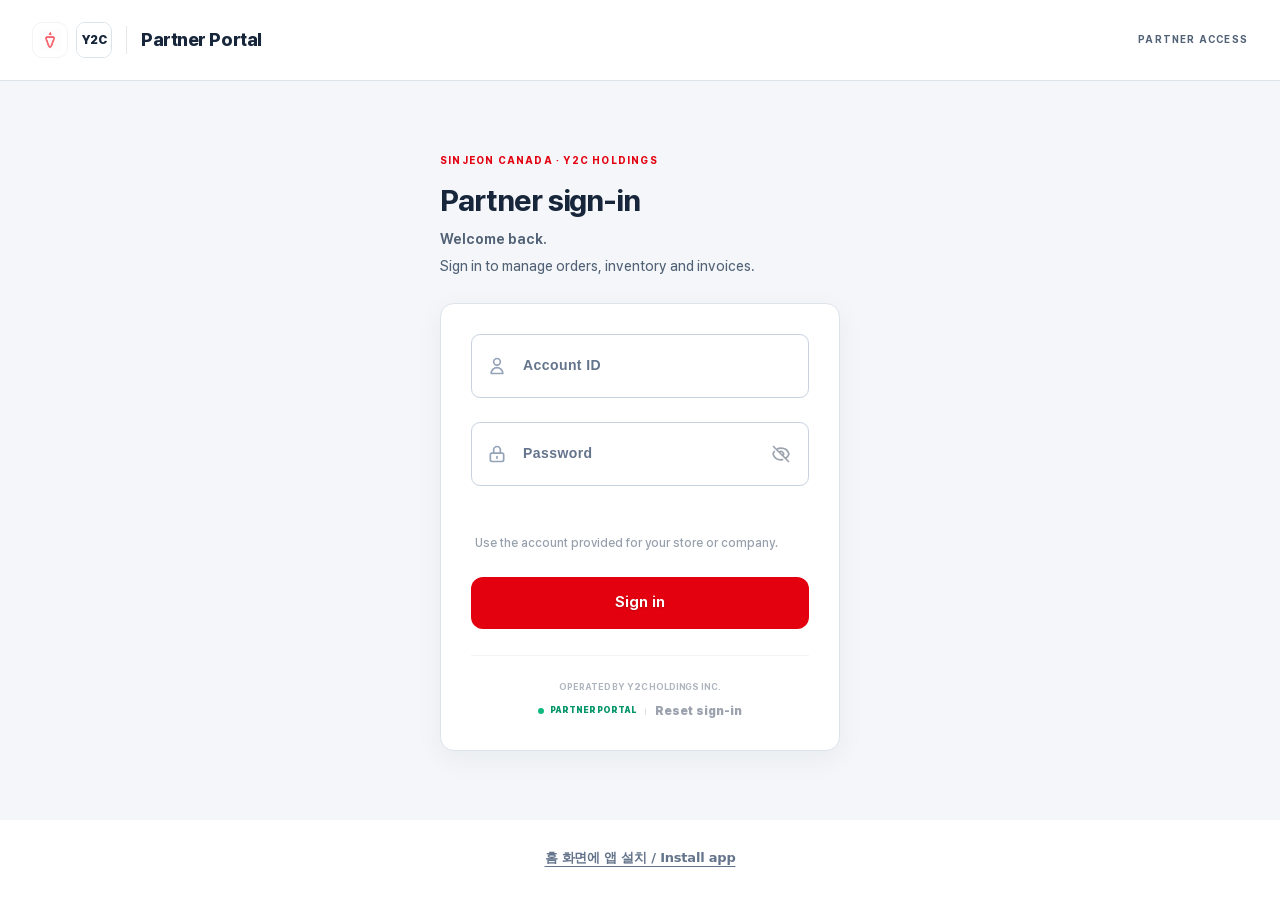
<file: index.html>
<!DOCTYPE html>
<!-- 
  🌟 V70.00 Enterprise Login Gateway GRAND FINALE - ZERO-CRASH & RESPONSIVE UX EDITION 🌟
  [CRITICAL FIX 1] ReferenceError Eradication: Added explicit `const userPwInput = document.getElementById('userPw');` declaration to permanently prevent the `userPwInput is not defined` crash during form submission.
  [CRITICAL FIX 2] Core Engine Preloading: Injected `<link rel="preload">` for `auth.js` and `config.js` to execute network policies instantaneously.
  [CRITICAL FIX 3] Retry Visualization Engine: Enhanced the loading spinner logic to display "로그인 확인 중…" to provide UX peace-of-mind during background silent retries.
  [CRITICAL FIX 4] Deep Nuke Fallback: `RESET SESSION` button aggressively forces unregistration of rogue Service Workers and wipes all `Y2C` caches.
  [CRITICAL FIX 5] Mobile Virtual Keyboard Squish Bug Resolved: `overflow-y-auto` with `100dvh`.
  [UX UPGRADE 1] Input Sanity Trim: Automatically trims trailing whitespaces on ID input blur to prevent accidental 404/Auth errors.
  [UX UPGRADE 2] Zero-latency routing now features a micro fade-out transition to prevent screen flashing.
  [RESTORED] Original Y2C Dual-Logo UI, Inner-Floating Labels, Magnetic 3D Button (.btn-hip), and Cinematic Animations 100% loss-less recovered.
-->
<html lang="en">
<head>
    <meta charset="UTF-8">
    <meta name="viewport" content="width=device-width, initial-scale=1.0, maximum-scale=5.0, user-scalable=yes, viewport-fit=cover, interactive-widget=resizes-content">
    
    <!-- 🌟 [PWA 엔진] 앱 명세서 및 모바일 네이티브 록다운 -->
    <link rel="manifest" href="manifest.json">
    <meta http-equiv="X-UA-Compatible" content="IE=edge">
    <meta name="color-scheme" content="light">
    <meta name="theme-color" content="#FFFFFF">
    
    <!-- 🚨 W3C 표준 및 Apple iOS 전용 PWA 메타태그 융합 -->
    <meta name="mobile-web-app-capable" content="yes">
    <meta name="apple-mobile-web-app-capable" content="yes">
    <meta name="apple-mobile-web-app-status-bar-style" content="default">
    <meta name="apple-mobile-web-app-title" content="SINJEON Portal">
    <link rel="apple-touch-icon" sizes="180x180" href="assets/icons/app-180.png">

    <meta name="description" content="SINJEON CANADA Partner Portal Secure Login Gateway | Operated by Y2C Holdings Inc.">
    <meta name="robots" content="noindex, nofollow">
    <meta name="format-detection" content="telephone=no">
    
    <title>Partner Portal | SINJEON CANADA</title>
    
    <!-- 🚀 가속: 서버 및 폰트 사전 연결 -->
    <link rel="preconnect" href="https://script.google.com" crossorigin>
    <link rel="dns-prefetch" href="https://script.google.com">
    
    <!-- 🚀 가속: [V69 ACCELERATOR] 핵심 보안 통신 모듈 초고속 프리로드 (렌더링 차단 방지) -->
    <link rel="preload" href="assets/js/config.js" as="script">
    <link rel="preload" href="assets/js/auth.js" as="script">

    <!-- 핵심 리소스 사전 다운로드 (Sub-resource Prefetching) -->

    <link rel="preload" href="favicon.png" as="image" type="image/png" fetchpriority="high">
    <link rel="icon" type="image/png" href="favicon.png">
    
    <!-- 🚀 가속: CSSOM 블로킹 타파 폰트 아키텍처 -->
    <noscript></noscript>

    <!-- 🌟 FOUC Absolute Fail-Safe -->
    <style>
        .fouc-lock { opacity: 0 !important; visibility: hidden !important; }
        .fade-out-route { opacity: 0 !important; transition: opacity 0.4s cubic-bezier(0.4, 0, 0.2, 1) !important; pointer-events: none; }
    </style>
    <script>
        document.documentElement.classList.add('fouc-lock');
        window._foucTimer = setTimeout(function() {
            document.documentElement.classList.remove('fouc-lock');
            document.documentElement.style.opacity = '1';
            document.documentElement.style.visibility = 'visible';
            if(document.body) {
                document.body.classList.remove('fouc-lock');
                document.body.style.opacity = '1';
            }
        }, 800);

        window.addEventListener('load', function() {
            clearTimeout(window._foucTimer);
            document.documentElement.classList.remove('fouc-lock');
            document.documentElement.style.opacity = '1';
            document.documentElement.style.visibility = 'visible';
            if(document.body) {
                document.body.classList.remove('fouc-lock');
                document.body.style.opacity = '1';
            }
        });

        window.addEventListener('touchstart', function() {}, {passive: true});
        window.addEventListener('wheel', function() {}, {passive: true});
    </script>

    <!-- Tailwind CSS Hijacker -->
    
    

    <!-- 🌟 Tailwind 커스텀 테마 엔진 -->
    

    <style>
        :root {
            --sinjeon-pink: #E3000F; 
            --premium-charcoal: #111827; 
            --bg-light: #F8F9FA;
            --input-bg: #f8fafc;
        }
        
        /* 🚨 [모바일 최적화] 가상 키보드 스퀴즈 방어 & 상하 스크롤 허용 */
        html, body { 
            overscroll-behavior-y: none; 
            touch-action: manipulation; 
            background-color: var(--bg-light) !important; 
            color: var(--premium-charcoal); 
            font-family: 'Inter', sans-serif; 
            margin: 0; padding: 0; 
            min-height: 100dvh;
            -webkit-font-smoothing: antialiased; -moz-osx-font-smoothing: grayscale; 
            transform: translateZ(0); 
        }

        /* 모바일에서 폼이 잘리지 않도록 overflow-y-auto 허용 */
        body {
            display: flex;
            flex-direction: column;
            align-items: center;
            justify-content: center;
            overflow-x: hidden;
            overflow-y: auto;
            padding: 1rem;
            /* Safe area for mobile notch */
            padding-bottom: max(env(safe-area-inset-bottom), 1.5rem);
            padding-top: max(env(safe-area-inset-top), 1.5rem);
        }

        .font-montserrat { font-family: 'Montserrat', sans-serif; }
        .font-mono { font-family: 'JetBrains Mono', monospace; }

        .solid-panel {
            background: #ffffff; border: 1px solid rgba(0, 0, 0, 0.04);
            border-radius: 2.5rem; position: relative; z-index: 10;
        }
        
        /* 🌟 Inner-Floating 방식 프리미엄 인풋 박스 (iOS 줌인 방어: font-size 16px) */
        .premium-input {
            appearance: none; -webkit-appearance: none; background: var(--input-bg);
            border: 1.5px solid #e2e8f0; color: var(--premium-charcoal);
            font-size: 16px !important; font-weight: 700; transition: all 0.3s cubic-bezier(0.16, 1, 0.3, 1);
            border-radius: 1rem; width: 100%; height: 4.25rem; 
            padding-top: 1.7rem !important; padding-bottom: 0.5rem !important;
            padding-left: 3.25rem !important; padding-right: 1rem !important;
        }
        
        .premium-input:focus {
            background: #ffffff; border-color: var(--premium-charcoal);
            outline: none; transform: translateY(-1px);
        }
        
        .premium-input.input-error {
            border-color: var(--sinjeon-pink) !important; background-color: #FEF2F2 !important; 
            box-shadow: 0 0 0 4px rgba(227, 0, 15, 0.15), inset 0 2px 4px 0 rgba(227, 0, 15, 0.05) !important;
        }
        .premium-input.input-error ~ .floating-label, .premium-input.input-error ~ .input-icon { color: var(--sinjeon-pink) !important; }

        .premium-input::placeholder { color: transparent; }
        .input-icon { transition: color 0.3s cubic-bezier(0.4, 0, 0.2, 1); color: #94a3b8; }
        .premium-input:focus ~ .input-icon { color: var(--premium-charcoal); }

        input:-webkit-autofill, input:-webkit-autofill:hover, input:-webkit-autofill:focus, input:-webkit-autofill:active {
            -webkit-box-shadow: 0 0 0 30px #ffffff inset !important;
            -webkit-text-fill-color: #111827 !important; transition: background-color 5000s ease-in-out 0s;
        }

        /* 🌟 플로팅 레이블 Inner 안착 아키텍처 */
        .floating-label-group { position: relative; }
        .floating-label {
            position: absolute; left: 3.25rem; top: 50%; transform: translateY(-50%);
            font-size: 14px; color: #64748b; pointer-events: none;
            transition: all 0.25s cubic-bezier(0.4, 0, 0.2, 1);
            font-family: 'Inter', sans-serif; font-weight: 700; letter-spacing: 0.03em; z-index: 10; margin: 0;
        }
        
        .premium-input:focus ~ .floating-label,
        .premium-input:not(:placeholder-shown) ~ .floating-label {
            top: 15px; transform: translateY(-50%) scale(0.75); transform-origin: left center;
            color: #94a3b8; background: transparent; padding: 0; border: none; box-shadow: none;
        }
        .premium-input:focus ~ .floating-label { color: var(--premium-charcoal); }

        /* 🌟 3D 마그네틱 SECURE LOGIN 버튼 */
        .btn-hip {
            background: linear-gradient(135deg, var(--sinjeon-pink) 0%, #A3000B 100%);
            color: #ffffff; border: none; transition: all 0.4s cubic-bezier(0.16, 1, 0.3, 1);
            position: relative; overflow: hidden; text-shadow: 0 1px 2px rgba(0,0,0,0.2);
        }
        .btn-hip::after {
            content: ''; position: absolute; top: 0; left: -100%; width: 50%; height: 100%;
            background: linear-gradient(90deg, transparent, rgba(255,255,255,0.3), transparent); transition: none;
        }
        .btn-hip:hover:not(:disabled) { transform: translateY(-3px); letter-spacing: 0.25em; }
        .btn-hip:hover:not(:disabled):after { left: 200%; transition: left 0.7s cubic-bezier(0.4, 0, 0.2, 1); }
        .btn-hip:active:not(:disabled) { transform: translateY(1px) scale(0.98); box-shadow: 0 2px 10px rgba(227, 0, 15, 0.2); }
        .btn-hip:disabled { background: #cbd5e1; transform: none; box-shadow: none; cursor: not-allowed; letter-spacing: 0.1em; }

        .text-glow { text-shadow: 0 2px 10px rgba(0, 0, 0, 0.05); }
        .text-glow-red { text-shadow: 0 2px 15px rgba(227, 0, 15, 0.2); }
        ::-webkit-scrollbar { display: none; }

        /* 🌟 시네마틱 등장 애니메이션 */
        .cinematic-enter { animation: fadeUpCinematic 0.8s cubic-bezier(0.2, 0.8, 0.2, 1) both; will-change: opacity, transform; }
        .delay-100 { animation-delay: 0.1s; } 
        @keyframes fadeUpCinematic { 
            0% { opacity: 0; transform: translateY(20px) translateZ(0); }
            100% { opacity: 1; transform: translateY(0) translateZ(0); } 
        }

        @keyframes error-shake {
            0%, 100% { transform: translateX(0) translateZ(0); opacity: 1 !important; }
            20% { transform: translateX(-8px) translateZ(0); opacity: 1 !important; }
            40% { transform: translateX(8px) translateZ(0); opacity: 1 !important; }
            60% { transform: translateX(-4px) translateZ(0); opacity: 1 !important; }
            80% { transform: translateX(4px) translateZ(0); opacity: 1 !important; }
        }
        .shake-animation { animation: error-shake 0.5s cubic-bezier(.36,.07,.19,.97) both !important; }

        /* Caps Lock 아코디언 */
        .alert-slide { transition: all 0.3s cubic-bezier(0.4, 0, 0.2, 1); opacity: 0; max-height: 0; overflow: hidden; margin-top: 0; padding-left: 0.5rem; }
        .alert-slide.active { opacity: 1; max-height: 30px; margin-top: 8px; }
        
        #premiumToastContainer { position: fixed; top: 24px; right: 24px; z-index: 99999; display: flex; flex-direction: column; gap: 12px; pointer-events: none; }
    </style>
    <link rel="stylesheet" href="assets/css/portal-shell.css">
    <link rel="stylesheet" href="assets/css/mobile.css">
    <link rel="stylesheet" href="assets/css/tailwind-index.css">
    <link rel="stylesheet" href="assets/css/design-system.css">
    <link rel="stylesheet" href="assets/css/experience.css">
    <link rel="stylesheet" href="assets/css/pwa.css">
    <link rel="stylesheet" href="assets/css/workspace-ui.css">
    <link rel="stylesheet" href="assets/css/portal-refinement.css">
    <script defer src="assets/js/performance.js"></script>
    <script defer src="assets/js/workspace-ui.js"></script>
    <script defer src="assets/js/portal-copy.js"></script>
</head>

<body data-portal-page="index.html" id="mainBody" class="portal-page portal-login selection:bg-[#E3000F] selection:text-white fouc-lock" style="opacity: 0; transition: opacity 0.5s ease-out;">

    <!-- 🌟 제로 레이턴시 라우팅 (Zero-Latency Routing) & Fade-out UX -->
    <script>
        (function() {
            try {
                // Use the same storage priority and expiry checks as the auth engine.
                var _sysToken = String(sessionStorage.getItem("y2c_token") || localStorage.getItem("y2c_token") || "").trim();
                var _claims=null;
                try {
                    var _parts=_sysToken.split('.');
                    if(_parts.length!==3)throw new Error('Invalid token');
                    _claims=JSON.parse(decodeURIComponent(Array.prototype.map.call(atob(_parts[1].replace(/-/g,'+').replace(/_/g,'/')),function(c){return '%' + ('00'+c.charCodeAt(0).toString(16)).slice(-2)}).join('')));
                    if(!_claims.id||typeof _claims.exp!=='number'||!Number.isFinite(_claims.exp)||_claims.exp<=0||(_claims.exp>10000000000?_claims.exp<=Date.now():_claims.exp<=Math.floor(Date.now()/1000)))throw new Error('Expired token');
                    if(!['MASTER','VENDOR','PARTNER'].includes(String(_claims.role||'').toUpperCase().trim()))throw new Error('Invalid role');
                }catch(_invalid){_claims=null;}
                if(_claims){
                    var _sysRole=String(_claims.role).toUpperCase().trim();
                    document.documentElement.classList.add('fade-out-route');
                    window.location.replace(_sysRole==='VENDOR'?'admin.html':'dashboard.html');
                }else{
                    // Clear login credentials only. Durable drafts and pending uploads stay intact.
                    ["y2c_token","y2c_role","y2c_client","y2c_id","y2c_premium_state","y2c_region","y2c_cache_proof"].forEach(function(k){localStorage.removeItem(k);sessionStorage.removeItem(k)});
                    document.documentElement.classList.remove('fade-out-route');
                }
            } catch (e) { console.error("[Y2C Boot Init]", e); }
        })();
    </script>

    <noscript>
        <div style="position:fixed; top:0; left:0; width:100%; height:100%; background:#E3000F; color:#fff; display:flex; align-items:center; justify-content:center; z-index:99999; font-weight:bold; font-size:18px; font-family:sans-serif; flex-direction:column;">
            <span>JavaScript is Disabled</span>
            <span style="font-size:14px; margin-top:10px; opacity:0.8;">Please enable JavaScript to access the Partner Portal.</span>
        </div>
    </noscript>

<header data-portal-header class="no-print"><div data-portal-header-row class="portal-login-header">            <div data-portal-brand class="flex items-center gap-3 sm:gap-4 shrink-0 w-auto lg:w-[320px]">
                <div class="flex items-center gap-2">
                    <div class="w-9 h-9 sm:w-11 sm:h-11 flex items-center justify-center bg-white rounded-xl shadow-sm border border-gray-100 p-1.5 transform hover:scale-105 transition-transform duration-300 relative overflow-hidden group cursor-pointer" role="link" tabindex="0" aria-label="Portal home" onclick="window.location.href='index.html'" onkeydown="if(event.key==='Enter')window.location.href='index.html'">
                        <img src="favicon.png" fetchpriority="high" decoding="async" onerror="this.onerror=null; this.src='Sinjeon_Logo_Pink.png';" alt="Sinjeon Logo" class="w-full h-full object-contain relative z-10">
                        <div class="absolute inset-0 w-[200%] h-[100%] bg-gradient-to-r from-transparent via-white/50 to-transparent -translate-x-full group-hover:animate-shimmer z-20"></div>
                    </div>
                    <div class="w-9 h-9 sm:w-11 sm:h-11 flex items-center justify-center bg-white rounded-full shadow-sm border-[2px] border-[#D4AF37] transform hover:scale-105 transition-transform duration-300 overflow-hidden relative group">
                        <div class="absolute inset-0 bg-gradient-to-br from-white to-gray-50 flex items-center justify-center">
                            <span class="font-black text-[#D4AF37] text-[10px] sm:text-[12px] tracking-tighter" style="text-shadow: 0 1px 2px rgba(0,0,0,0.08);">Y2C</span>
                        </div>
                        <div class="absolute inset-0 w-[200%] h-[100%] bg-gradient-to-r from-transparent via-white/60 to-transparent -translate-x-full group-hover:animate-shimmer z-20"></div>
                    </div>
                </div>
                <div class="flex items-baseline gap-2 pl-3 sm:pl-4 border-l-[1.5px] border-gray-200">
                    <span class="font-montserrat text-lg lg:text-xl font-black text-[var(--premium-charcoal)] tracking-tight whitespace-nowrap" style="text-shadow: 0 0 10px rgba(0,0,0,0.05);">Partner Portal</span>
                    <span class="text-[9px] font-bold tracking-[0.2em] text-[#E3000F] uppercase whitespace-nowrap hidden xl:inline-block">Operated by Y2C</span>
                </div>
            </div><span class="portal-access-label">PARTNER ACCESS</span></div></header>
    <!-- 🌟 메인 컨테이너 (모바일 Y스크롤 대응을 위한 margin: auto) -->
    <main class="w-full max-w-[440px] z-10 block relative my-auto cinematic-enter">
        
        <header class="portal-login-intro">
            <span class="portal-eyebrow">SINJEON CANADA · Y2C HOLDINGS</span>
            <h1 data-ux-ko="파트너 로그인" data-ux-en="Partner sign-in">Partner sign-in</h1>
            <p id="dynamicGreeting">Partner Portal</p>
            <p data-ux-ko="업무 계정으로 로그인해 발주·재고·정산 현황을 확인하세요." data-ux-en="Sign in to manage orders, inventory and invoices.">Sign in to manage orders, inventory and invoices.</p>
        </header>

        <!-- 🌟 엔터 키 렌더 붕괴 방어망 -->
        <form id="loginForm" class="solid-panel shadow-premium-card p-8 sm:p-10 w-full relative z-20 cinematic-enter delay-100" autocomplete="off">
            
            <!-- 허니팟 (Bot-trap) -->
            <input type="text" name="hp_field" id="hp_field" style="display:none !important;" tabindex="-1" autocomplete="off">

            <div class="space-y-6">
                
                <!-- ID Input -->
                <div class="floating-label-group">
                    <div class="relative flex items-center">
                        <span class="input-icon absolute left-4 pointer-events-none z-10 flex items-center justify-center">
                            <svg class="w-5 h-5" fill="none" stroke="currentColor" viewBox="0 0 24 24"><path stroke-linecap="round" stroke-linejoin="round" stroke-width="2" d="M16 7a4 4 0 11-8 0 4 4 0 018 0zM12 14a7 7 0 00-7 7h14a7 7 0 00-7-7z"></path></svg>
                        </span>
                        <input type="text" id="userId" name="userId" autocapitalize="none" required autocomplete="username" spellcheck="false" placeholder=" " class="premium-input shadow-premium-input focus:shadow-premium-input-focus font-mono tracking-wider relative z-0">
                        <label for="userId" class="floating-label" data-ux-ko="아이디" data-ux-en="Account ID">Account ID</label>
                    </div>
                </div>

                <!-- PW Input -->
                <div class="floating-label-group">
                    <div class="relative flex items-center">
                        <span class="input-icon absolute left-4 pointer-events-none z-10 flex items-center justify-center">
                            <svg class="w-5 h-5" fill="none" stroke="currentColor" viewBox="0 0 24 24"><path stroke-linecap="round" stroke-linejoin="round" stroke-width="2" d="M12 15v2m-6 4h12a2 2 0 002-2v-6a2 2 0 00-2-2H6a2 2 0 00-2 2v6a2 2 0 002 2zm10-10V7a4 4 0 00-8 0v4h8z"></path></svg>
                        </span>
                        <input type="password" id="userPw" name="userPw" required autocomplete="current-password" placeholder=" " class="premium-input shadow-premium-input focus:shadow-premium-input-focus font-mono tracking-[0.3em] text-lg relative z-0">
                        <label for="userPw" class="floating-label" data-ux-ko="비밀번호" data-ux-en="Password">Password</label>
                        
                        <button type="button" id="togglePwBtn" aria-label="Show password" aria-pressed="false" class="absolute right-4 text-gray-400 hover:text-[var(--premium-charcoal)] transition-colors focus:outline-none z-10 p-1">
                            <svg id="eyeIconClosed" class="w-5 h-5 block" fill="none" stroke="currentColor" viewBox="0 0 24 24"><path stroke-linecap="round" stroke-linejoin="round" stroke-width="2" d="M13.875 18.825A10.05 10.05 0 0112 19c-4.478 0-8.268-2.943-9.543-7a9.97 9.97 0 011.563-3.029m5.858.908a3 3 0 114.243 4.243M9.878 9.878l4.242 4.242M9.88 9.88l-3.29-3.29m7.532 7.532l3.29 3.29M3 3l3.59 3.59m0 0A9.953 9.953 0 0112 5c4.478 0 8.268 2.943 9.543 7a10.025 10.025 0 01-4.132 5.411m0 0L21 21"></path></svg>
                            <svg id="eyeIconOpen" class="w-5 h-5 hidden" fill="none" stroke="currentColor" viewBox="0 0 24 24"><path stroke-linecap="round" stroke-linejoin="round" stroke-width="2" d="M15 12a3 3 0 11-6 0 3 3 0 016 0z"></path><path stroke-linecap="round" stroke-linejoin="round" stroke-width="2" d="M2.458 12C3.732 7.943 7.523 5 12 5c4.478 0 8.268 2.943 9.542 7-1.274 4.057-5.064 7-9.542 7-4.477 0-8.268-2.943-9.542-7z"></path></svg>
                        </button>
                    </div>
                </div>

                <!-- Caps Lock 감지 -->
                <div id="capsLockWarning" role="alert" class="alert-slide flex items-center gap-1.5 text-[11px] font-bold text-[#E3000F]">
                    <svg class="w-3.5 h-3.5 animate-pulse" fill="currentColor" viewBox="0 0 20 20"><path fill-rule="evenodd" d="M8.257 3.099c.765-1.36 2.722-1.36 3.486 0l5.58 9.92c.75 1.334-.213 2.98-1.742 2.98H4.42c-1.53 0-2.493-1.646-1.743-2.98l5.58-9.92zM11 13a1 1 0 11-2 0 1 1 0 012 0zm-1-8a1 1 0 00-1 1v3a1 1 0 002 0V6a1 1 0 00-1-1z" clip-rule="evenodd"></path></svg>
                    Caps Lock is ON
                </div>

                <!-- Account access note -->
                <div class="flex justify-between items-center px-1 mt-1 mb-2 hidden sm:flex opacity-60">
                    <span class="portal-subtle-label" data-ux-ko="발급받은 업무 계정으로 로그인하세요." data-ux-en="Use the account provided for your store or company.">Use the account provided for your store or company.</span>
                </div>

                <!-- 🌟 3D 마그네틱 SECURE LOGIN 버튼 -->
                <button type="submit" id="loginBtn" class="btn-hip shadow-premium-btn hover:shadow-premium-btn-hover w-full font-montserrat font-black text-[13.5px] tracking-[0.2em] uppercase py-5 rounded-xl mt-3 flex items-center justify-center gap-2 focus:outline-none focus:ring-2 focus:ring-[#E3000F] focus:ring-offset-2 focus:ring-offset-[#ffffff]">
                    <span id="btnText" data-ux-ko="로그인" data-ux-en="Sign in">Sign in</span>
                    <div id="btnSpinner" class="hidden flex items-center justify-center gap-3">
                        <svg class="animate-spin h-5 w-5 text-white drop-shadow-md" xmlns="http://www.w3.org/2000/svg" fill="none" viewBox="0 0 24 24">
                            <circle class="opacity-25" cx="12" cy="12" r="10" stroke="currentColor" stroke-width="4"></circle>
                            <path class="opacity-75" fill="currentColor" d="M4 12a8 8 0 018-8V0C5.373 0 0 5.373 0 12h4zm2 5.291A7.962 7.962 0 014 12H0c0 3.042 1.135 5.824 3 7.938l3-2.647z"></path>
                        </svg>
                        <span id="btnSpinnerText" class="tracking-[0.25em] animate-pulse font-bold text-white drop-shadow-md">로그인 확인 중…</span>
                    </div>
                </button>
            </div>
            
            <footer class="mt-10 text-center border-t border-gray-100 pt-6 space-y-2">
                <p class="font-montserrat text-[9px] font-bold text-gray-400 tracking-[0.2em] uppercase opacity-80">
                    Operated by Y2C Holdings Inc.
                </p>
                <div class="flex items-center justify-center gap-2">
                    <p class="font-montserrat text-[8.5px] font-black text-emerald-600 tracking-[0.2em] uppercase flex items-center justify-center gap-1.5">
                        <span class="w-1.5 h-1.5 rounded-full bg-emerald-500 animate-pulse"></span> Partner Portal
                    </p>
                    <span class="text-gray-300 text-[8px]">|</span>
                    <!-- 🚨 [CRITICAL FIX] 세션 초기화 및 Deep Nuke 강제 실행 버튼 -->
                    <button type="button" id="indexLogoutBtn" class="font-montserrat text-[8.5px] font-black text-gray-400 tracking-[0.1em] uppercase transition-colors hover:text-[#E3000F] focus:outline-none" title="저장된 로그인 정보를 지우고 다시 로그인합니다" data-ux-ko="로그인 문제 해결" data-ux-en="Reset sign-in">Reset sign-in</button>
                </div>
            </footer>
        </form>
    </main>

    <div id="premiumToastContainer"></div>

    <!-- 🚨 코어 엔진 바인딩 -->
    <script src="assets/js/experience.js"></script>
    <script src="assets/js/portal-dialog.js"></script>
    <script src="assets/js/config.js"></script>
    <script src="assets/js/auth.js"></script>

    <!-- 🌟 [PWA 엔진 점화] 모바일 네이티브 앱 설치 지원 -->
    <script>
        if ('serviceWorker' in navigator) {
            window.addEventListener('load', () => {
                navigator.serviceWorker.register('sw.js', {updateViaCache:'none'})
                    .then(reg => console.log('[Y2C PWA] Service Worker Registered.', reg.scope))
                    .catch(err => console.error('[Y2C PWA] SW Registration Failed.', err));
            });
        }
    </script>

    <script>
    /**
     * 🌟 V70.00 Enterprise Login Engine (Zero-Crash ReferenceError Fix & Deep Nuke)
     */
    document.addEventListener("DOMContentLoaded", () => {
        
        // 1. Dynamic Greeting (Enterprise Wording)
        const greetingEl = document.getElementById('dynamicGreeting');
        if (greetingEl) {
            const hour = new Date().getHours();
            if (hour >= 5 && hour < 12) greetingEl.innerText = "Good morning.";
            else if (hour >= 12 && hour < 18) greetingEl.innerText = "Good afternoon.";
            else greetingEl.innerText = "Welcome back.";
        }

        // 2. Password Visibility Toggle
        // 🚨 [CRITICAL FIX] 여기서 선언된 변수들이 Submit Listener 밖에서도 접근 가능하도록 스코프 구조를 리팩토링했습니다.
        const userIdInput = document.getElementById('userId');
        const userPwInput = document.getElementById('userPw'); // 🚨 [Bug Fix] Missing variable explicitly defined
        
        const togglePwBtn = document.getElementById('togglePwBtn');
        const eyeOpen = document.getElementById('eyeIconOpen');
        const eyeClosed = document.getElementById('eyeIconClosed');
        
        if(togglePwBtn && userPwInput) {
            togglePwBtn.addEventListener('click', () => {
                if(userPwInput.type === 'password') {
                    togglePwBtn.setAttribute('aria-label','Hide password');togglePwBtn.setAttribute('aria-pressed','true');
                    userPwInput.type = 'text';
                    userPwInput.classList.remove('tracking-[0.3em]');
                    eyeClosed.classList.add('hidden');
                    eyeOpen.classList.remove('hidden');
                } else {
                    userPwInput.type = 'password';
                    togglePwBtn.setAttribute('aria-label','Show password');togglePwBtn.setAttribute('aria-pressed','false');
                    userPwInput.classList.add('tracking-[0.3em]');
                    eyeOpen.classList.add('hidden');
                    eyeClosed.classList.remove('hidden');
                }
            });
        }

        // 3. Caps Lock Warning Engine
        const capsLockWarning = document.getElementById("capsLockWarning");
        if (userPwInput && capsLockWarning) {
            userPwInput.addEventListener('keyup', (e) => {
                if (e.getModifierState && e.getModifierState('CapsLock')) { 
                    capsLockWarning.classList.add('active'); 
                } else { 
                    capsLockWarning.classList.remove('active'); 
                }
            });
            userPwInput.addEventListener('blur', () => { capsLockWarning.classList.remove('active'); });
        }

        // 4. [UX UPGRADE] Input Whitespace Auto-Trim
        if(userIdInput) {
            userIdInput.addEventListener('blur', (e) => {
                e.target.value = e.target.value.trim();
            });
        }

        // 5. Secure Core Engine Binding (auth.js V66.00+)
        if (typeof Y2C_AuthEngine !== 'undefined') {
            
            // 🚨 Custom Login Listener override to implement Retry Feedback UI
            const form = document.getElementById('loginForm');
            if (form) {
                let loginInFlight=false;
                form.addEventListener('submit', async (e) => {
                    e.preventDefault();
                    
                    const hp = document.getElementById('hp_field');
                    if (hp && hp.value) return; 

                    // 🚨 [CRITICAL FIX] userPwInput ReferenceError Eradicated. Safely parsing values.
                    const id = (userIdInput ? userIdInput.value : "").trim();
                    const pw = userPwInput ? userPwInput.value : "";

                    if (userIdInput) userIdInput.classList.remove('input-error');
                    if (userPwInput) userPwInput.classList.remove('input-error');

                    if (!id || !pw) {
                        Y2C_AuthEngine.showToast("아이디와 비밀번호를 입력해 주세요.", "error");
                        if (!id && userIdInput) userIdInput.classList.add('input-error');
                        if (!pw && userPwInput) userPwInput.classList.add('input-error');
                        return;
                    }

                    if(loginInFlight)return;loginInFlight=true;
                    const btn = document.getElementById('loginBtn');
                    const btnText = document.getElementById('btnText');
                    const btnSpinner = document.getElementById('btnSpinner');
                    const spinnerTxt = document.getElementById('btnSpinnerText');

                    if (btn) btn.disabled = true;
                    if (btnText) btnText.classList.add('hidden');
                    if (btnSpinner) btnSpinner.classList.remove('hidden');

                    setTimeout(() => { 
                        if (userIdInput) userIdInput.blur(); 
                        if (userPwInput) userPwInput.blur(); 
                    }, 500);

                    // 🚨 [CRITICAL FIX 2] Retry Visualization Engine
                    // 사용자가 시스템 프리징으로 착각하지 않도록 백그라운드 리트라이 과정을 텍스트로 중계합니다.
                    let txtState = 0;
                    let loadingInterval = setInterval(() => {
                        if(spinnerTxt) {
                            txtState++;
                            if(txtState % 4 === 1) spinnerTxt.innerText = "로그인 확인 중…";
                            else if(txtState % 4 === 2) spinnerTxt.innerText = "서버 응답을 기다리고 있습니다…";
                            else if(txtState % 4 === 3) spinnerTxt.innerText = "로그인 확인 중…"; 
                            else spinnerTxt.innerText = "로그인 확인 중…";
                        }
                    }, 2500);

                    try {
                        // Request is handled by NetworkEngine (auth.js)
                        const res = await Y2C_AuthEngine.request("login", { id: id, pw: pw });

                        if(!res||res.success!==true)throw new Error(res&&res.message||'로그인이 확인되지 않았습니다.');
                        if (res && res.success) {
                            Y2C_AuthEngine.saveLoginSession({...res,id},true);

                            Y2C_AuthEngine.showToast(`${res.clientName} 계정으로 로그인했습니다.`, "success");
                            
                            setTimeout(() => {
                                document.documentElement.classList.add('fade-out-route');
                                if (res.role === "VENDOR") { window.location.replace("admin.html"); } 
                                else if (res.role === "MASTER" || res.role === "PARTNER") { window.location.replace("dashboard.html"); } 
                                else { window.location.replace("items.html"); }
                            }, 800);
                        }
                    } catch (err) {
                        let finalMsg = err.message;
                        // 백그라운드 최대 재시도(Max Retries)마저 모두 소진되어 최종 실패했을 때의 안내 표출
                        if(err.message.includes("초과") || err.message.includes("장애") || err.message.includes("유실") || err.name === 'AbortError') {
                            finalMsg = "로그인 응답이 지연되고 있습니다. 잠시 후 다시 시도해 주세요.";
                        }
                        
                        Y2C_AuthEngine.showToast(finalMsg, "error");
                        if (userIdInput) userIdInput.classList.add('input-error');
                        if (userPwInput) userPwInput.classList.add('input-error');
                        form.classList.remove('shake-animation');
                        void form.offsetWidth; 
                        form.classList.add('shake-animation');
                    } finally {
                        loginInFlight=false;
                        clearInterval(loadingInterval);
                        if (spinnerTxt) spinnerTxt.innerText = "로그인 확인 중…";
                        if (btn) btn.disabled = false;
                        if (btnText) btnText.classList.remove('hidden');
                        if (btnSpinner) btnSpinner.classList.add('hidden');
                    }
                });
            }
        } else {
            console.error("CRITICAL ERROR: Y2C_AuthEngine is not loaded.");
        }

        // 6. 🚨 비상 세션 초기화 및 Deep Nuke 실행 (Reset Session / Fallback Logout)
        const indexLogoutBtn = document.getElementById('indexLogoutBtn');
        if (indexLogoutBtn) {
            indexLogoutBtn.addEventListener('click', () => {
                if (typeof Y2C_AuthEngine !== 'undefined' && Y2C_AuthEngine.logout) {
                    Y2C_AuthEngine.logout();
                } else {
                    // Fallback absolute clearance (Storage)
                    const keys = ["y2c_token", "y2c_role", "y2c_client", "y2c_id", "y2c_premium_state", "y2c_region", "y2c_lang"];
                    keys.forEach(k => { localStorage.removeItem(k); sessionStorage.removeItem(k); });
                    
                    // 🚨 Fallback Deep Nuke (Service Worker & Cache)
                    if ('serviceWorker' in navigator) {
                        navigator.serviceWorker.getRegistrations().then(function(registrations) {
                            for(let registration of registrations) { if(registration.scope === new URL('./', window.location.href).href) registration.unregister(); }
                        });
                    }
                    if ('caches' in window) {
                        caches.keys().then(names => {
                            for (let name of names) { 
                                if (name.startsWith('Y2C_ENTERPRISE_SCOPE_' + encodeURIComponent(new URL('./', window.location.href).pathname) + '_')) caches.delete(name); 
                            }
                        });
                    }
                    
                    setTimeout(() => { window.location.reload(); }, 500);
                }
            });
        }
    });
    </script>
    <script src="assets/js/mobile.js"></script>
    <script src="assets/js/pwa.js"></script>
</body>
</html>
</file>
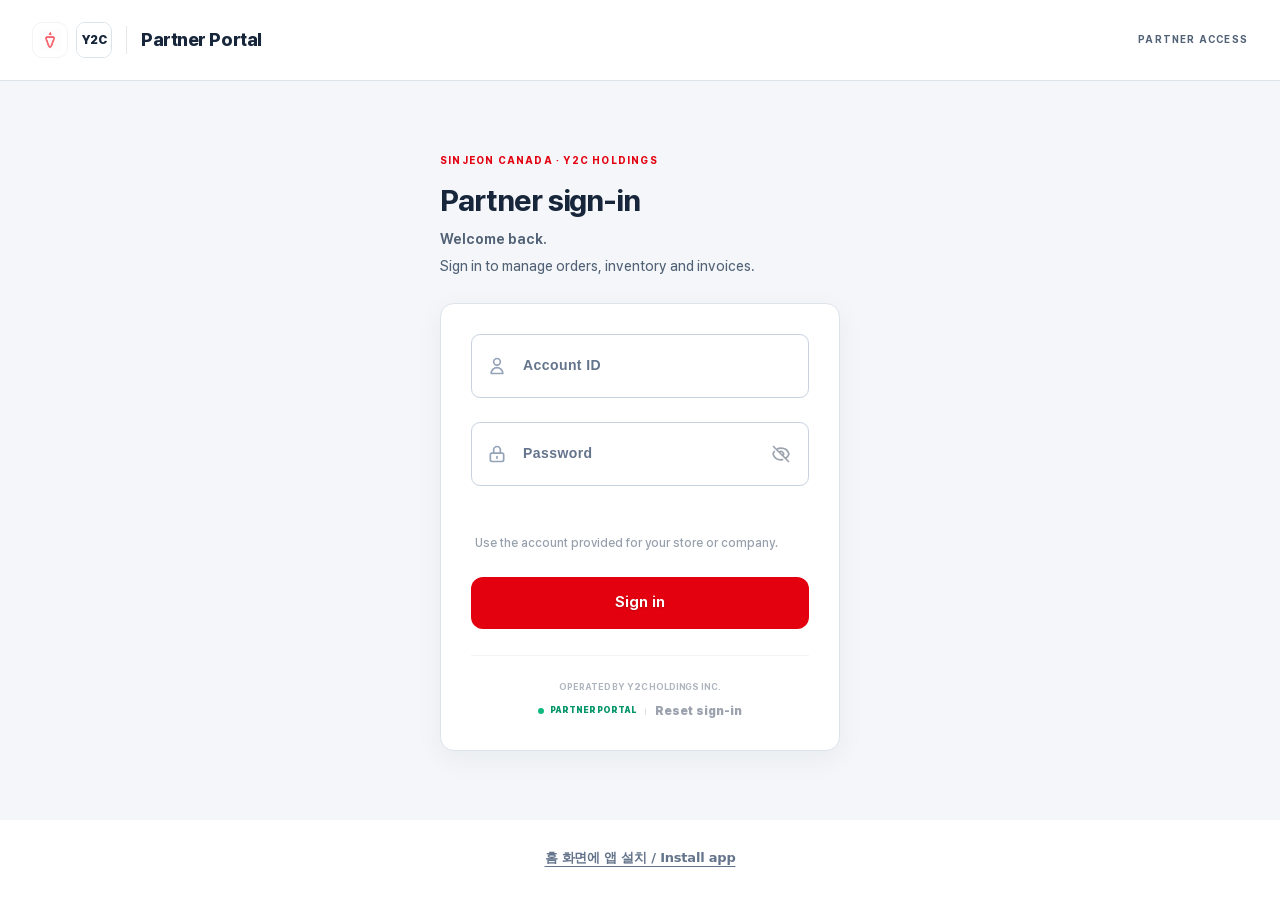
<file: admin.html>
<!DOCTYPE html>
<!-- 
  🌟 V90.00 Enterprise Admin GRAND FINALE - STRICT SEQUENTIAL BOOT ENGINE 🌟
  [CRITICAL FIX 1] Concurrent API Collision Eradicated: Discovered that `loadSalesGridFast()` and `fetchInitialDataFast()` were executing simultaneously during initial boot, causing Google Apps Script 302 redirect lockups, 404s, and 15s AbortErrors. 
  [CRITICAL FIX 2] Global Boot Queue: Implemented `bootEnterpriseCore()` to enforce strict 1-by-1 execution: Master Data -> ERP Sales -> Procurement & Items. Concurrency is now strictly 1.
  [CRITICAL FIX 3] Hover Prefetch Lock: Prevented hover intent requests from firing while `AppState.isBooting` is true, stopping mid-boot collisions.
  [CRITICAL FIX 4] 3-Tier Responsive Truncation: Cascading max-widths (140px -> 200px -> 320px) eradicate mobile layout squishing.
  [UX UPGRADE 1] Total 0-Reversion Immunity: Fallback calculations prevent $0.00 phantom values during renders.
  [UX UPGRADE 2] State Memory Engine: Seamlessly restores Tab, Year, and Target Franchise from `sessionStorage`.
  [RESTORED] Magnetic Bottom Action Bar, Adaptive Toast Relocation, and Excel-like Tab Indexing 100% intact.
-->
<html lang="en">
<head>
    <meta charset="UTF-8">
    <meta name="viewport" content="width=device-width, initial-scale=1.0, maximum-scale=5.0, user-scalable=yes, viewport-fit=cover, interactive-widget=resizes-content">

    <meta http-equiv="X-UA-Compatible" content="IE=edge">
    <meta name="color-scheme" content="light">
    <meta name="theme-color" content="#F8F9FA">
    <meta name="mobile-web-app-capable" content="yes">
    <meta name="apple-mobile-web-app-capable" content="yes">
    <meta name="apple-mobile-web-app-status-bar-style" content="default">
    <meta name="description" content="SINJEON CANADA Administration | Operated by Y2C Holdings">
    <meta name="robots" content="noindex, nofollow">

    <title>Administration & Procurement | Y2C Portal</title>

    <!-- 🚀 Resource Hints & Accelerators -->
    <link rel="preconnect" href="https://script.google.com" crossorigin>
    <link rel="dns-prefetch" href="https://script.google.com">
    <link rel="preconnect" href="https://cdnjs.cloudflare.com" crossorigin>

    <link rel="preload" href="assets/js/config.js" as="script">
    <link rel="preload" href="assets/js/auth.js" as="script">

    <link rel="preload" href="favicon.png" as="image" type="image/png" fetchpriority="high">
    <link rel="icon" type="image/png" href="favicon.png">
    <link rel="apple-touch-icon" sizes="180x180" href="assets/icons/app-180.png">

    <!-- Deferred Font Loading -->
    <noscript></noscript>

    <!-- Deferred Heavy Scripts -->
    

    <!-- 🚨 FOUC Preventer & White Screen Death Fix -->
    <style>
        .fouc-lock { opacity: 0 !important; visibility: hidden !important; }
    </style>
    <script>
        document.documentElement.classList.add('fouc-lock');
        window._foucTimer = setTimeout(function() {
            document.documentElement.classList.remove('fouc-lock');
            document.documentElement.style.opacity = '1';
            document.documentElement.style.visibility = 'visible';
            if(document.body) { document.body.classList.remove('fouc-lock'); document.body.style.opacity = '1'; }
        }, 800);
        window.addEventListener('load', function() {
            clearTimeout(window._foucTimer);
            document.documentElement.classList.remove('fouc-lock');
            document.documentElement.style.opacity = '1';
            document.documentElement.style.visibility = 'visible';
            if(document.body) { document.body.classList.remove('fouc-lock'); document.body.style.opacity = '1'; }
        });
        window.addEventListener('touchstart', function() {}, {passive: true});
        window.addEventListener('wheel', function() {}, {passive: true});
    </script>

    <!-- Tailwind CSS Hijacker -->
    
    

    

    <style>
        :root { --sinjeon-pink: #E3000F; --premium-charcoal: #111827; --bg-light: #F8F9FA; --input-bg: #f8fafc; }

        /* 🚨 100dvh & Touch Action Optimization */
        html, body { overscroll-behavior-y: none; background-color: var(--bg-light) !important; color: var(--premium-charcoal); font-family: 'Inter', sans-serif; margin: 0; padding: 0; min-height: 100dvh; -webkit-font-smoothing: antialiased; -moz-osx-font-smoothing: grayscale; transform: translateZ(0); touch-action: manipulation; }

        .tab-section { content-visibility: auto; contain-intrinsic-size: auto 800px; display: none; opacity: 0; transition: opacity 0.4s ease; will-change: opacity; }
        .tab-section.active { display: block; opacity: 1; }
        .enterprise-table-container { content-visibility: auto; contain-intrinsic-size: auto 500px; }

        .app-shell-enter { opacity: 0; transform: translateY(12px); animation: appShellFadeIn 0.6s cubic-bezier(0.2, 0.8, 0.2, 1) forwards; will-change: transform, opacity; }
        @keyframes appShellFadeIn { to { opacity: 1; transform: translateY(0); } }

        ::-webkit-scrollbar { width: 8px; height: 8px; }
        ::-webkit-scrollbar-track { background: transparent; }
        ::-webkit-scrollbar-thumb { background: #cbd5e1; border-radius: 9999px; border: 2px solid var(--bg-light); }
        ::-webkit-scrollbar-thumb:hover { background: #94a3b8; }
        .hide-scrollbar::-webkit-scrollbar { display: none; }
        .hide-scrollbar { -ms-overflow-style: none; scrollbar-width: none; }

        .nav-link { position: relative; color: #64748b; font-weight: 700; transition: color 0.2s ease; height: 100%; display: inline-flex; align-items: center; justify-content: center; padding: 0 4px; white-space: nowrap; }
        .nav-link:hover { color: var(--premium-charcoal); }
        .nav-link.active { color: var(--sinjeon-pink); }
        .nav-link.active::after { content: ''; position: absolute; bottom: 0; left: 0; width: 100%; height: 3px; background-color: var(--sinjeon-pink); border-radius: 3px 3px 0 0; }

        .sub-nav-btn { position: relative; color: #64748b; font-weight: 800; font-family: 'Montserrat', sans-serif; font-size: 11px; letter-spacing: 0.1em; padding: 12px 24px; transition: all 0.3s cubic-bezier(0.16, 1, 0.3, 1); border-radius: 9999px; text-transform: uppercase; }
        .sub-nav-btn:hover:not(.active) { color: var(--premium-charcoal); background: #f1f5f9; }
        .sub-nav-btn.active { color: #ffffff; background: var(--premium-charcoal); box-shadow: 0 4px 10px rgba(17, 24, 39, 0.15); }

        .premium-input { appearance: none; -webkit-appearance: none; background: #ffffff; border: 1.5px solid #e2e8f0; color: var(--premium-charcoal); font-size: 16px !important; font-weight: 700; transition: all 0.3s ease; border-radius: 0.75rem; width: 100%; padding: 12px 16px; text-overflow: ellipsis; }
        .premium-input:focus { border-color: var(--sinjeon-pink); outline: none; box-shadow: 0 0 0 3px rgba(227, 0, 15, 0.05); }
        .premium-input:disabled { background: #f8fafc; color: #94a3b8; cursor: not-allowed; }

        .btn-solid-red { background-color: var(--sinjeon-pink); color: #ffffff; border: none; transition: all 0.3s cubic-bezier(0.16, 1, 0.3, 1); box-shadow: 0 4px 10px rgba(227, 0, 15, 0.2); }
        .btn-solid-red:hover:not(:disabled) { background-color: #B9000C; transform: translateY(-1px); box-shadow: 0 6px 15px rgba(227, 0, 15, 0.3); }
        .btn-solid-red:active:not(:disabled) { transform: translateY(1px); box-shadow: none; }
        .btn-solid-red:disabled { background-color: #cbd5e1; color: white; cursor: not-allowed; box-shadow: none; }
        
        /* 🚨 [UX UPGRADE] 성공 시 버튼 피드백 (Inline Button Feedback) */
        .btn-success { background-color: #059669 !important; box-shadow: 0 4px 10px rgba(5, 150, 105, 0.3) !important; color: white !important; }

        .glass-lock-overlay { position: absolute; top: 0; left: 0; width: 100%; height: 100%; background: rgba(255, 255, 255, 0.6); backdrop-filter: blur(12px); -webkit-backdrop-filter: blur(12px); z-index: 60; display: flex; flex-direction: column; align-items: center; justify-content: center; border-radius: 2rem; opacity: 0; transition: opacity 0.5s ease; will-change: opacity; }
        .glass-lock-overlay.show { opacity: 1; }
        .lock-icon-wrapper { width: 80px; height: 80px; background: linear-gradient(135deg, #111827, #374151); border-radius: 50%; display: flex; align-items: center; justify-content: center; box-shadow: 0 20px 40px rgba(0,0,0,0.2), inset 0 2px 0 rgba(255,255,255,0.2); color: #D4AF37; margin-bottom: 24px; }

        .drop-zone { border: 2px dashed #cbd5e1; border-radius: 1.5rem; background: #f8fafc; transition: all 0.3s ease; cursor: pointer; }
        .drop-zone.dragover { border-color: var(--sinjeon-pink); background: #fef2f2; }
        .shimmer-bg { background: linear-gradient(90deg, #f3f4f6 25%, #e5e7eb 50%, #f3f4f6 75%); background-size: 400% 100%; animation: shimmer 1.5s infinite ease-in-out; }

        /* 🚨 [CRITICAL FIX 2] 3-Tier Responsive Enterprise Truncation */
        .enterprise-table th { background: #f8fafc; font-family: 'Montserrat', sans-serif; font-size: 10px; font-weight: 900; color: #64748b; text-transform: uppercase; letter-spacing: 0.1em; padding: 16px 24px; border-bottom: 2px solid #e2e8f0; white-space: nowrap; position: sticky; top: 0; z-index: 10; }
        .enterprise-table td { padding: 16px 24px; font-size: 13px; color: #1e293b; border-bottom: 1px solid #f1f5f9; font-weight: 500; font-family: 'Inter', sans-serif; vertical-align: middle; white-space: nowrap; }
        .enterprise-table tr:hover td { background: #f8fafc; }
        .enterprise-table tr.bg-red-50:hover td { background: #fee2e2; }
        
        .truncate-text { overflow: hidden; text-overflow: ellipsis; white-space: nowrap; max-width: 140px; display: inline-block; vertical-align: bottom; }
        @media (min-width: 640px) { .truncate-text { max-width: 200px; } }
        @media (min-width: 768px) { .truncate-text { max-width: 320px; } }

        .status-badge { padding: 4px 10px; border-radius: 9999px; font-size: 10px; font-weight: 900; font-family: 'Montserrat', sans-serif; letter-spacing: 0.05em; text-transform: uppercase; display: inline-flex; align-items: center; justify-content: center; }
        .status-pending { background: #fffbeb; color: #d97706; border: 1px solid #fef3c7; }
        .status-shipped { background: #eff6ff; color: #2563eb; border: 1px solid #dbeafe; }
        .status-arrived { background: #f0fdf4; color: #16a34a; border: 1px solid #dcfce3; }
        .status-completed { background: #111827; color: #ffffff; border: 1px solid #374151; }
        .status-canceled { background: #fef2f2; color: #dc2626; border: 1px solid #fee2e2; }

        .tracking-badge { display: inline-flex; align-items: center; gap: 4px; padding: 2px 8px; border-radius: 6px; font-size: 10px; font-weight: 800; background: #f1f5f9; color: #475569; border: 1px solid #e2e8f0; font-family: 'JetBrains Mono', monospace; }

        /* 🚨 [UX UPGRADE] Adaptive Toast Positioning (전역 하단 중앙 고정) */
        #premiumToastContainer { position: fixed; top: auto; bottom: 100px; left: 50%; transform: translateX(-50%); z-index: 999999; display: flex; flex-direction: column; gap: 12px; pointer-events: none; align-items: center; width: 90%; max-width: 420px; }
        #premiumToastContainer > div { width: 100%; justify-content: center; }

        @media print { .no-print { display: none !important; } body { background: white !important; } }
    </style>
    <link rel="stylesheet" href="assets/css/portal-shell.css">
    <link rel="stylesheet" href="assets/css/mobile.css">
    <link rel="stylesheet" href="assets/css/tailwind-admin.css">
    <link rel="stylesheet" href="assets/css/design-system.css">
    <link rel="stylesheet" href="assets/css/experience.css">
    <link rel="manifest" href="manifest.json">
    <link rel="stylesheet" href="assets/css/pwa.css">
<link rel="stylesheet" href="assets/css/order-lifecycle.css?v=1.1.0">
    <link rel="stylesheet" href="assets/css/workspace-ui.css">
    <link rel="stylesheet" href="assets/css/portal-refinement.css">
    <script defer src="assets/js/performance.js"></script>
    <script defer src="assets/js/workspace-ui.js"></script>
    <script defer src="assets/js/portal-copy.js"></script>
</head>

<body data-portal-page="admin.html" id="mainBody" class="portal-page flex flex-col min-h-screen selection:bg-[#E3000F] selection:text-white fouc-lock" style="opacity: 0; transition: opacity 0.5s ease-out; background-color: #F8F9FA;">

    <!-- 🚨 1단계: 보안 축출 (Pre-routing) -->
    <script>
        (function() {
            var _inlineRole = String(sessionStorage.getItem("y2c_role") || localStorage.getItem("y2c_role") || "").toUpperCase().trim();
            var _inlineToken = String(sessionStorage.getItem("y2c_token") || localStorage.getItem("y2c_token") || "").trim();
            try {
                var _parts = _inlineToken.split('.');
                var _claims = JSON.parse(decodeURIComponent(Array.prototype.map.call(atob(_parts[1].replace(/-/g,'+').replace(/_/g,'/')),function(c){return '%' + ('00' + c.charCodeAt(0).toString(16)).slice(-2);}).join('')));
                if (typeof _claims.exp !== 'number' || (_claims.exp > 10000000000 ? _claims.exp <= Date.now() : _claims.exp <= Date.now()/1000)) throw new Error('Expired');
                _inlineRole = String(_claims.role || '').toUpperCase();
                var _identityStore = sessionStorage.getItem('y2c_token') ? sessionStorage : localStorage;
                _identityStore.setItem('y2c_role',_inlineRole);
                _identityStore.setItem('y2c_client',_claims.clientName || '');
            } catch (_error) { window.location.replace('index.html'); return; }
            window.__INITIAL_ROLE__ = _inlineRole;

            if (!_inlineRole || _inlineRole === "NULL" || !_inlineToken || _inlineToken.length < 10) {
                window.location.replace("index.html"); return;
            }
            if (_inlineRole !== 'MASTER' && _inlineRole !== 'VENDOR') {
                 window.location.replace("index.html"); return;
            }

            clearTimeout(window._foucTimer);
            document.documentElement.classList.remove("fouc-lock");
            document.documentElement.style.opacity = "1";
            document.documentElement.style.visibility = "visible";
            var mainBody = document.getElementById('mainBody');
            if (mainBody) { mainBody.classList.remove("fouc-lock"); mainBody.style.opacity = "1"; }
        })();
    </script>

    <noscript>
        <div style="position:fixed; top:0; left:0; width:100%; height:100%; background:#E3000F; color:#fff; display:flex; align-items:center; justify-content:center; z-index:99999; font-weight:bold; font-size:18px; font-family:sans-serif; flex-direction:column;">
            <span>JavaScript is Disabled</span>
            <span style="font-size:14px; margin-top:10px; opacity:0.8;">Please enable JavaScript to access the Partner Portal.</span>
        </div>
    </noscript>

    <!-- 🌟 프리미엄 헤더 -->
    <header data-portal-header class="bg-white/95 backdrop-blur-xl border-b border-gray-200 sticky top-0 z-40 no-print transform-gpu shadow-[0_2px_10px_rgba(0,0,0,0.02)]">
        <div data-portal-header-row class="max-w-[1600px] mx-auto px-4 sm:px-6 lg:px-8 flex items-center justify-between h-[70px] lg:h-[80px]">

            <div data-portal-brand class="flex items-center gap-3 sm:gap-4 shrink-0 w-auto lg:w-[320px]">
                <div class="flex items-center gap-2">
                    <div class="w-9 h-9 sm:w-11 sm:h-11 flex items-center justify-center bg-white rounded-xl shadow-sm border border-gray-100 p-1.5 transform hover:scale-105 transition-transform duration-300 relative overflow-hidden group cursor-pointer" role="link" tabindex="0" aria-label="Portal home" onclick="window.location.href=window.__INITIAL_ROLE__==='VENDOR'?'admin.html':'dashboard.html'" onkeydown="if(event.key==='Enter')window.location.href=window.__INITIAL_ROLE__==='VENDOR'?'admin.html':'dashboard.html'">
                        <img src="favicon.png" fetchpriority="high" decoding="async" onerror="this.onerror=null; this.src='Sinjeon_Logo_Pink.png';" alt="Sinjeon Logo" class="w-full h-full object-contain relative z-10">
                        <div class="absolute inset-0 w-[200%] h-[100%] bg-gradient-to-r from-transparent via-white/50 to-transparent -translate-x-full group-hover:animate-shimmer z-20"></div>
                    </div>
                    <div class="w-9 h-9 sm:w-11 sm:h-11 flex items-center justify-center bg-white rounded-full shadow-sm border-[2px] border-[#D4AF37] transform hover:scale-105 transition-transform duration-300 overflow-hidden relative group">
                        <div class="absolute inset-0 bg-gradient-to-br from-white to-gray-50 flex items-center justify-center">
                            <span class="font-black text-[#D4AF37] text-[10px] sm:text-[12px] tracking-tighter" style="text-shadow: 0 1px 2px rgba(0,0,0,0.08);">Y2C</span>
                        </div>
                        <div class="absolute inset-0 w-[200%] h-[100%] bg-gradient-to-r from-transparent via-white/60 to-transparent -translate-x-full group-hover:animate-shimmer z-20"></div>
                    </div>
                </div>
                <div class="flex items-baseline gap-2 pl-3 sm:pl-4 border-l-[1.5px] border-gray-200">
                    <span class="font-montserrat text-lg lg:text-xl font-black text-[var(--premium-charcoal)] tracking-tight whitespace-nowrap" style="text-shadow: 0 0 10px rgba(0,0,0,0.05);">Partner Portal</span>
                    <span class="text-[9px] font-bold tracking-[0.2em] text-[#E3000F] uppercase whitespace-nowrap hidden xl:inline-block">Operated by Y2C</span>
                </div>
            </div>

            <nav aria-label="Primary navigation" data-portal-navigation class="hidden lg:flex items-center justify-center flex-1 h-full gap-5 xl:gap-8 px-4 min-w-0">
                <a href="dashboard.html" id="navDashboard" class="nav-link text-[12px] xl:text-[13px] tracking-wide hidden" data-i18n="nav_dashboard">Dashboard</a>
                <a href="items.html" id="navCatalog" class="nav-link text-[12px] xl:text-[13px] tracking-wide hidden" data-i18n="nav_catalog">Items &amp; Orders</a>
                <a href="recipes.html" id="navRecipes" class="nav-link text-[12px] xl:text-[13px] tracking-wide hidden" data-i18n="nav_recipes">Recipes</a>
                <a href="admin.html" id="navAdmin" aria-current="page" class="nav-link active text-[12px] xl:text-[13px] tracking-wide hidden" data-i18n="nav_admin">Order Management</a>
                <a href="invoice.html" id="navInvoice" class="nav-link text-[12px] xl:text-[13px] tracking-wide hidden" data-i18n="nav_invoice">Invoices</a>
            </nav>

            <div data-portal-account class="hidden lg:flex items-center justify-end gap-3 sm:gap-4 shrink-0 w-auto lg:w-[280px]">
                <div class="flex bg-gray-100 p-0.5 rounded-lg border border-gray-200 shadow-sm mr-2">
                    <button onclick="changeLanguage('en')" id="lang_en" class="px-2.5 py-1 text-[10px] font-black rounded-md text-gray-400 hover:text-gray-600 transition-all focus:outline-none">EN</button>
                    <button onclick="changeLanguage('ko')" id="lang_ko" class="px-2.5 py-1 text-[10px] font-black rounded-md text-gray-400 hover:text-gray-600 transition-all focus:outline-none">KR</button>
                </div>
                <div class="flex items-center space-x-2 sm:space-x-3 bg-white py-1.5 px-3 rounded-full border border-gray-200 shadow-sm shrink-0">
                    <span class="flex h-2 w-2 relative hidden sm:flex shrink-0">
                        <span class="animate-ping absolute inline-flex h-full w-full rounded-full bg-emerald-400 opacity-75"></span>
                        <span class="relative inline-flex rounded-full h-2 w-2 bg-emerald-500"></span>
                    </span>
                    <span id="userNameDisplay" class="text-[10px] sm:text-xs font-extrabold text-[var(--premium-charcoal)] truncate max-w-[70px] sm:max-w-[100px] font-inter">Loading...</span>
                    <span id="userRoleBadge" class="hidden shrink-0 px-2 py-0.5 text-[9px] font-black bg-red-50 text-[#E3000F] rounded border border-red-100 uppercase tracking-widest font-mono"></span>
                    <button type="button" id="logoutBtn" aria-label="Logout" class="shrink-0 text-[10px] font-bold text-gray-500 hover:text-[#E3000F] px-2 py-1 rounded transition-all cursor-pointer tracking-widest uppercase sm:ml-1 focus:outline-none" data-i18n="logout">Sign out</button>
                </div>
            </div>
        </div>
    </header>

    <!-- 🚨 모바일 네비게이션 -->
    <div data-portal-mobile-navigation role="navigation" aria-label="Compact navigation" class="lg:hidden flex overflow-x-auto hide-scrollbar bg-white border-b border-gray-100 py-2 px-4 gap-2 no-print shrink-0 whitespace-nowrap" style="padding-bottom: max(env(safe-area-inset-bottom), 0.5rem);">
        <a href="dashboard.html" id="navDashboard_mob" class="hidden px-3 py-1.5 rounded-lg text-[10px] font-black text-gray-500 hover:bg-gray-50 whitespace-nowrap" data-i18n="nav_dashboard">Dashboard</a>
        <a href="items.html" id="navCatalog_mob" class="hidden px-3 py-1.5 rounded-lg text-[10px] font-black text-gray-500 hover:bg-gray-50 whitespace-nowrap" data-i18n="nav_catalog">Items &amp; Orders</a>
        <a href="recipes.html" id="navRecipes_mob" class="hidden px-3 py-1.5 rounded-lg text-[10px] font-black text-gray-500 hover:bg-gray-50 whitespace-nowrap" data-i18n="nav_recipes">Recipes</a>
        <a href="admin.html" id="navAdmin_mob" aria-current="page" class="hidden px-3 py-1.5 rounded-lg text-[10px] font-black text-gray-500 hover:bg-gray-50 whitespace-nowrap" data-i18n="nav_admin">Order Management</a>
        <a href="invoice.html" id="navInvoice_mob" class="hidden px-3 py-1.5 rounded-lg text-[10px] font-black text-gray-500 hover:bg-gray-50 whitespace-nowrap" data-i18n="nav_invoice">Invoices</a>
    </div>

    <!-- 🚨 권한 기반 라우팅 동적으로 해제 -->
    <script>
        (function() {
            var role = window.__INITIAL_ROLE__;
            if (role === 'MASTER' || role === 'PARTNER') {
                ['navDashboard', 'navDashboard_mob', 'navRecipes', 'navRecipes_mob'].forEach(function(id) { var el = document.getElementById(id); if (el) el.classList.remove('hidden'); });
            }
            if (role === 'MASTER' || role === 'VENDOR' || role === 'PARTNER') {
                ['navCatalog', 'navCatalog_mob'].forEach(function(id) { var el = document.getElementById(id); if (el) el.classList.remove('hidden'); });
            }
            if (role === 'MASTER' || role === 'VENDOR') {
                ['navAdmin', 'navAdmin_mob'].forEach(function(id) { var el = document.getElementById(id); if (el) el.classList.remove('hidden'); });
            }
            if (role === 'MASTER') {
                ['navInvoice', 'navInvoice_mob'].forEach(function(id) { var el = document.getElementById(id); if (el) el.classList.remove('hidden'); });
            }
        })();
    </script>

    <!-- 📊 메인 컨텐츠 영역 -->
    <main class="flex-grow max-w-[1600px] w-full mx-auto px-4 sm:px-6 lg:px-8 py-8 sm:py-10 app-shell-enter relative pb-24 sm:pb-32">


<div class="inventory-entry"><span>재고 입고 / Stock receipt</span><button type="button" id="inventoryQuickOpen">엑셀·사진으로 재고 업데이트</button></div>
<section id="orderHistorySection" aria-labelledby="orderHistoryTitle" style="margin:0 0 2rem;padding:24px;background:white;border:1px solid #e5e7eb;border-radius:24px">
 <div class="workspace-section-head"><div><h2 id="orderHistoryTitle" style="font-size:22px;font-weight:800">Order History / 발주 내역</h2><p id="orderHistoryHint" style="color:#64748b">계정 권한 확인 중…</p></div><button type="button" id="orderHistoryRefresh">Refresh / 새로고침</button></div>
 <label id="hqInterventionLabel" hidden><input type="checkbox" id="hqIntervention"> <span data-ux-ko="HQ 개입 모드 — 직접 처리할 때만 켜기" data-ux-en="HQ intervention — enable only for direct action">HQ 개입 모드 — 직접 처리할 때만 켜기</span></label>
 
 <p id="orderHistoryMessage" role="status" aria-live="polite"></p>
 <div id="orderHistoryList"></div>
 <nav class="workspace-pagination" aria-label="발주 내역 페이지 / Order pages"><button type="button" id="orderHistoryPrev" disabled>Previous / 이전</button>
 <button type="button" id="orderHistoryNext" disabled>Next / 다음</button></nav>
</section>

        <!-- 🌟 서브 네비게이션 -->
        <nav class="flex flex-wrap items-center justify-start gap-2 mb-10 border-b border-gray-200 pb-2 no-print" id="adminSubNav">
            <button class="sub-nav-btn active" data-target="tab-franchise" data-ux-ko="가맹점 정보" data-ux-en="Franchises">Franchises</button>
            <button class="sub-nav-btn" data-target="tab-sales" data-ux-ko="매출 관리" data-ux-en="Sales">Sales</button>
            <button class="sub-nav-btn" data-target="tab-excel" data-ux-ko="재고 입고" data-ux-en="Stock receipt">Stock receipt</button>
            <button class="sub-nav-btn" data-target="tab-procurement" data-ux-ko="공장 발주 공유" data-ux-en="Factory orders">Factory orders</button>
        </nav>

        <!-- ========================================== -->
        <!-- 🔒 SECTION 1: FRANCHISE DB -->
        <!-- ========================================== -->
        <section id="tab-franchise" class="tab-section active relative rounded-3xl overflow-hidden bg-white shadow-premium-card min-h-[600px]">
            <div id="lock-franchise" class="glass-lock-overlay hidden">
                <div class="lock-icon-wrapper">
                    <svg class="w-10 h-10 animate-lock-shake" fill="none" stroke="currentColor" viewBox="0 0 24 24"><path stroke-linecap="round" stroke-linejoin="round" stroke-width="2" d="M12 15v2m-6 4h12a2 2 0 002-2v-6a2 2 0 00-2-2H6a2 2 0 00-2 2v6a2 2 0 002 2zm10-10V7a4 4 0 00-8 0v4h8z"></path></svg>
                </div>
                <h3 class="font-montserrat font-black text-2xl text-[var(--premium-charcoal)] mb-2" data-ux-ko="접근 권한이 필요합니다" data-ux-en="Access restricted">Access restricted</h3>
                <p class="font-inter text-gray-500 font-bold text-sm tracking-wide" data-ux-ko="이 메뉴는 본사 관리자 계정에서 사용할 수 있습니다." data-ux-en="This section is available to HQ administrators.">This section is available to HQ administrators.</p>
            </div>

            <div class="p-4 sm:p-8">
                <h2 class="font-montserrat text-2xl font-black text-[var(--premium-charcoal)] tracking-tight mb-2 flex items-center gap-2" data-ux-ko="가맹점 관리" data-ux-en="Franchise accounts">Franchise accounts</h2>
                <p class="text-sm font-medium text-gray-500 mb-8 font-inter" data-ux-ko="가맹점 정보와 정산 기준을 확인하고 관리하세요." data-ux-en="Review franchise details and billing settings.">Review franchise details and billing settings.</p>
                <div class="enterprise-table-container overflow-x-auto border border-gray-200 rounded-xl">
                    <table class="w-full text-left enterprise-table" id="franchiseTable">
                        <thead><tr><th class="w-48">Client Name</th><th class="w-24 text-center">Hub(State)</th><th class="w-32">City</th><th class="w-64">Full Address</th><th class="w-32">Manager</th><th class="w-48">Email</th><th class="w-32">Business ID</th><th class="w-28 text-center">Action</th></tr></thead>
                        <tbody id="masterTableBody">
                            <tr><td colspan="8" class="text-center py-10"><div class="shimmer-bg h-10 w-full rounded"></div></td></tr>
                        </tbody>
                    </table>
                </div>
            </div>
        </section>

        <!-- ========================================== -->
        <!-- 🔒 SECTION 2: ERP SALES -->
        <!-- ========================================== -->
        <section id="tab-sales" class="tab-section relative rounded-3xl overflow-hidden bg-white shadow-premium-card min-h-[600px]">
            <div id="lock-sales" class="glass-lock-overlay hidden">
                <div class="lock-icon-wrapper">
                    <svg class="w-10 h-10 animate-lock-shake" fill="none" stroke="currentColor" viewBox="0 0 24 24"><path stroke-linecap="round" stroke-linejoin="round" stroke-width="2" d="M12 15v2m-6 4h12a2 2 0 002-2v-6a2 2 0 00-2-2H6a2 2 0 00-2 2v6a2 2 0 002 2zm10-10V7a4 4 0 00-8 0v4h8z"></path></svg>
                </div>
                <h3 class="font-montserrat font-black text-2xl text-[var(--premium-charcoal)] mb-2" data-ux-ko="접근 권한이 필요합니다" data-ux-en="Access restricted">Access restricted</h3>
                <p class="font-inter text-gray-500 font-bold text-sm tracking-wide" data-ux-ko="이 메뉴는 본사 관리자 계정에서 사용할 수 있습니다." data-ux-en="This section is available to HQ administrators.">This section is available to HQ administrators.</p>
            </div>

            <div class="p-4 sm:p-8">
                <h2 class="font-montserrat text-2xl font-black text-[var(--premium-charcoal)] tracking-tight mb-2 flex items-center gap-2" data-ux-ko="월별 매출 관리" data-ux-en="Monthly sales">Monthly sales</h2>
                <p class="text-sm font-medium text-gray-500 mb-8 font-inter" data-ux-ko="가맹점별 POS·배달 매출을 입력하고 월별 합계를 확인하세요." data-ux-en="Record POS and delivery sales and review monthly totals.">Record POS and delivery sales and review monthly totals.</p>

                <div class="flex flex-col md:flex-row gap-4 mb-8 bg-gray-50 p-6 rounded-[1.5rem] border border-gray-200">
                    <div class="w-full md:w-48">
                        <label for="salesYearSelector" class="block text-[10px] font-black text-gray-400 uppercase tracking-widest mb-2 ml-1" data-ux-ko="조회 연도" data-ux-en="Year">Year</label>
                        <select id="salesYearSelector" class="premium-input bg-white appearance-none"></select>
                    </div>
                    <div class="w-full md:w-[22rem]">
                        <label for="salesClientSelector" class="block text-[10px] font-black text-gray-400 uppercase tracking-widest mb-2 ml-1" data-ux-ko="가맹점" data-ux-en="Franchise">Franchise</label>
                        <select id="salesClientSelector" class="premium-input bg-white appearance-none text-ellipsis pr-8">
                            <option value="">-- Loading --</option>
                        </select>
                    </div>
                    <div class="flex items-end flex-1">
                        <button type="button" id="btnLoadLedger" onclick="loadSalesGridFast()" class="btn-solid-red w-full h-[46px] px-8 rounded-xl font-black text-[12px] uppercase tracking-widest focus:outline-none" data-ux-ko="매출 불러오기" data-ux-en="Load sales">Load sales</button>
                    </div>
                </div>

                <div class="grid grid-cols-1 sm:grid-cols-3 gap-6 mb-8">
                    <div class="bg-white border border-gray-200 rounded-2xl p-6 shadow-sm">
                        <span class="text-[10px] font-black text-gray-400 uppercase tracking-widest">Total Sales</span>
                        <div class="text-2xl font-black text-[#111827] mt-1 font-mono truncate" id="salesKpiTotal">CAD $0.00</div>
                    </div>
                    <div class="bg-white border border-gray-200 rounded-2xl p-6 shadow-sm">
                        <span class="text-[10px] font-black text-blue-500 uppercase tracking-widest">POS (Takeout)</span>
                        <div class="text-xl font-bold text-gray-700 mt-1 font-mono truncate" id="salesKpiPos">CAD $0.00</div>
                    </div>
                    <div class="bg-white border border-gray-200 rounded-2xl p-6 shadow-sm">
                        <span class="text-[10px] font-black text-emerald-600 uppercase tracking-widest">Delivery</span>
                        <div class="text-xl font-bold text-gray-700 mt-1 font-mono truncate" id="salesKpiDelivery">CAD $0.00</div>
                    </div>
                </div>

                <div class="enterprise-table-container overflow-x-auto border border-gray-200 rounded-xl mb-6">
                    <table class="w-full text-left enterprise-table" id="salesTable">
                        <thead><tr><th class="w-24">Month</th><th class="text-center w-40">POS Sales</th><th class="text-center w-40">Delivery Sales</th><th class="text-right w-40">Total</th><th class="text-center w-24" data-ux-ko="상태" data-ux-en="Status">Status</th></tr></thead>
                        <tbody id="salesGridBody">
                            <tr><td colspan="5" class="text-center py-16 text-gray-400 font-bold text-sm">연도와 가맹점을 선택한 뒤 매출을 불러오세요.</td></tr>
                        </tbody>
                    </table>
                </div>

                <div id="mobileSalesSaveContainer" class="fixed bottom-0 left-0 w-full z-50 bg-white/95 backdrop-blur-xl border-t border-gray-200 p-4 sm:p-0 sm:relative sm:bg-transparent sm:border-none sm:block flex justify-center shadow-[0_-10px_20px_rgba(0,0,0,0.05)] sm:shadow-none hidden" style="padding-bottom: max(env(safe-area-inset-bottom), 1rem);">
                    <button type="button" onclick="saveSalesGridData()" id="saveAllSalesBtn" class="btn-solid-red w-full sm:w-auto px-10 py-4 rounded-xl font-black text-[13px] uppercase tracking-widest shadow-md" data-ux-ko="매출 저장" data-ux-en="Save sales">Save sales</button>
                </div>
            </div>
        </section>

        <!-- ========================================== -->
        <!-- 📦 SECTION 3: INBOUND (EXCEL) - PRICE TRACKER & WEB WORKER -->
        <!-- ========================================== -->
        <section id="tab-excel" class="tab-section rounded-3xl bg-white shadow-premium-card p-4 sm:p-8 relative">
            <header class="mb-8">
                <h2 class="font-montserrat text-2xl font-black text-[var(--premium-charcoal)] tracking-tight flex items-center gap-3" data-ux-ko="재고 입고 및 조정" data-ux-en="Stock receipts and adjustments">Stock receipts and adjustments</h2>
                <p class="text-sm font-medium text-gray-500 mt-2 font-inter" data-ux-ko="입고 파일을 업로드하거나 수량을 직접 입력하세요. 유통기한이 다르면 같은 품목도 행을 나누어 등록합니다." data-ux-en="Upload a receipt file or enter quantities manually. Use separate rows for different expiry dates.">Upload a receipt file or enter quantities manually. Use separate rows for different expiry dates.</p>
            </header>

            <div class="mb-6 flex flex-col md:flex-row gap-4 items-center bg-gray-50 border border-gray-200 p-4 rounded-xl shadow-sm relative z-20">
                <label class="font-black text-gray-500 uppercase tracking-widest text-[11px] shrink-0">관리할 지역 <span class="text-[#E3000F]">*</span></label>
                <select id="inboundRegionSelector" aria-label="Stock region" class="premium-input bg-white cursor-pointer appearance-none text-[13px] font-bold w-full md:w-64 text-ellipsis pr-8">
                    <option value="" disabled selected>지역을 불러오는 중…</option>
                </select>
            </div>

            
            <div class="stock-modes" role="group" aria-label="재고 반영 방식">
                <button type="button" data-stock-mode="ADD" aria-pressed="true"><strong data-ux-ko="입고 추가" data-ux-en="Add receipt">Add receipt</strong><span data-ux-ko="현재 재고에 더하기" data-ux-en="Add to current stock">Add to current stock</span></button>
                <button type="button" data-stock-mode="REPLACE" aria-pressed="false"><strong data-ux-ko="실사 수량으로 조정" data-ux-en="Adjust to count">Adjust to count</strong><span data-ux-ko="확인한 총수량으로 맞추기" data-ux-en="Set to verified total">Set to verified total</span></button>
            </div>
            <p id="stockModeHelp" class="inventory-help" role="status">이번에 들어온 수량만 올려 주세요. 현재 재고에 더해집니다.</p>
            <label id="stockReplaceOption" class="stock-replace-option" hidden><input type="checkbox" id="stockReplaceAll"> 파일에 없는 담당 품목도 0으로 정리 <small>선택한 지역에만 적용됩니다. 변경 내용을 확인한 뒤 한 번에 저장합니다.</small></label>
                        <details id="stockTools" class="stock-tools">
                <summary>현재 재고 보기 · 내려받기 · 재고 정리</summary>
                <div class="stock-tools-body">
                    <div class="inventory-tools"><button type="button" id="stockRefresh" data-ux-ko="재고 새로고침" data-ux-en="Refresh stock">Refresh stock</button><button type="button" id="stockExport" disabled data-ux-ko="재고 내보내기" data-ux-en="Export stock">Export stock</button></div>
                    <p id="stockSummary" role="status"></p>
                    <label for="stockSearch">품목 검색</label><input id="stockSearch" type="search" placeholder="품목명 또는 코드" autocomplete="off">
                    <div class="inventory-tools"><button type="button" id="stockSelectVisible">검색 결과 전체 선택</button><button type="button" id="stockClearSelection">선택 해제</button><span id="stockSelectionCount" aria-live="polite"></span></div>
                    <div class="stock-review-table" tabindex="0" role="region" aria-label="현재 재고"><table><thead><tr><th>선택</th><th>품목</th><th>실물</th><th>예약</th><th>유통기한별 수량</th></tr></thead><tbody id="stockRows"></tbody></table></div>
                    <p id="stockEmpty">표시할 품목이 없습니다.</p>
                    <div class="stock-tools-footer"><p data-ux-ko="예약 수량은 삭제할 수 없습니다. 재고 변경 사항은 이력에 기록됩니다." data-ux-en="Reserved quantities cannot be removed. Stock adjustments are recorded in the activity history.">Reserved quantities cannot be removed. Stock adjustments are recorded in the activity history.</p><button type="button" id="stockReset" disabled>선택 재고를 0으로</button></div>
                </div>
            </details>

            <div id="dropZone" class="drop-zone flex flex-col items-center justify-center py-16 px-4 text-center mb-8 relative overflow-hidden group">
                <input type="file" id="excelFileInput" accept=".xlsx,.xls,.csv,.jpg,.jpeg,.png,.webp" aria-label="엑셀·CSV·이미지 입고 파일 선택" class="absolute inset-0 w-full h-full opacity-0 cursor-pointer z-20">
                <div class="w-16 h-16 bg-white shadow-sm border border-gray-200 rounded-full flex items-center justify-center mb-4 text-2xl group-hover:scale-110 transition-transform">📄</div>
                <h3 class="font-bold text-[15px] text-[var(--premium-charcoal)] mb-1" data-ux-ko="파일을 끌어 놓거나 클릭해 업로드하세요." data-ux-en="Drop a file here or click to upload">Drop a file here or click to upload</h3>
                <p class="text-[12px] font-medium text-gray-400">XLSX · XLS · CSV · JPG · PNG · WEBP / 최대 15 MB · 수량 단위: 박스 · 엑셀은 첫 번째 시트</p>
            </div>

            <p class="inventory-help" data-ux-ko="공급업체는 배정된 지역과 품목을 관리합니다. 사진에서 인식한 수량과 유통기한은 저장 전에 확인해 주세요." data-ux-en="Vendors manage their assigned regions and items. Review quantities and expiry dates extracted from images before saving.">Vendors manage their assigned regions and items. Review quantities and expiry dates extracted from images before saving.</p>
            <div class="inventory-tools">
                <button type="button" id="inventoryAddRow" data-ux-ko="수량 직접 입력" data-ux-en="Enter quantities">Enter quantities</button>
                <button type="button" id="inventoryChooseFile" data-ux-ko="파일 업로드" data-ux-en="Upload file">Upload file</button>
                <button type="button" id="inventoryTemplate" data-ux-ko="입고 양식 받기" data-ux-en="Download template">Download template</button>
                <button type="button" id="inventoryCancelScan" hidden>인식 중지</button>
            </div>
            <details id="inventorySource" hidden><summary>사진에서 읽은 내용</summary><pre id="inventorySourceText"></pre></details>
            <div id="excelPreviewContainer" class="hidden">
                <div class="flex flex-col sm:flex-row justify-between items-start sm:items-end mb-4 gap-4">
                    <div>
                        <h4 class="font-black text-lg text-[var(--premium-charcoal)] flex items-center gap-2">
                            파일 내용 확인 <span id="excelErrorBadge" class="hidden px-2 py-0.5 bg-red-100 text-[#E3000F] text-[10px] rounded font-black tracking-widest border border-red-200">확인 필요</span>
                        </h4>
                        <p class="text-[11px] text-gray-500 font-bold mt-1" id="excelMetaText" role="status" aria-live="polite">Parsed 0 rows</p>
                    </div>
                    <button type="button" id="btnSyncExcel" disabled class="btn-solid-red px-6 py-2.5 rounded-lg font-black text-[11px] uppercase tracking-widest flex items-center gap-2 transition-all">
                        <svg class="w-4 h-4" fill="none" stroke="currentColor" viewBox="0 0 24 24"><path stroke-linecap="round" stroke-linejoin="round" stroke-width="2" d="M4 16v1a3 3 0 003 3h10a3 3 0 003-3v-1m-4-8l-4-4m0 0L8 8m4-4v12"></path></svg>
                        <span id="btnSyncExcelText">입고 반영</span>
                    </button>
                </div>
                <div class="enterprise-table-container overflow-x-auto border border-gray-200 rounded-xl max-h-[500px] overflow-y-auto">
                    <table class="w-full text-left enterprise-table" id="excelTable">
                        <thead class="sticky top-0 bg-[#f8fafc] z-10" id="excelThead">
                            <tr>
                                <th class="w-24 text-center border-r border-gray-200" data-ux-ko="상태" data-ux-en="Status">Status</th>
                                <th class="w-64 border-r border-gray-200" data-ux-ko="상품 코드" data-ux-en="Item code">Item code</th>
                                <th class="w-64" data-ux-ko="상품명" data-ux-en="Product Name">Product Name</th>
                                <th class="w-32 text-center" data-ux-ko="단가 (CAD)" data-ux-en="Unit price (CAD)">Unit price (CAD)</th>
                                <th class="w-32 text-center" data-ux-ko="유통기한" data-ux-en="Expiry date">Expiry date</th>
                                <th class="w-24 text-center text-[#E3000F]" data-ux-ko="입고 수량" data-ux-en="Received quantity">Received quantity</th>
                            </tr>
                        </thead>
                        <tbody id="excelTbody" class="divide-y divide-gray-50"></tbody>
                    </table>
                </div>
            </div>
        </section>

        <!-- ========================================== -->
        <p class="portal-inline-note" data-ux-ko="공장 발주는 공급업체가 직접 진행하며, 이 화면에서 본사와 진행 현황을 공유합니다. 상품 대금 청구와 수금은 공급업체가 관리합니다." data-ux-en="Vendors place factory orders directly and share their progress with HQ here. Vendors manage product invoices and payment collection.">Vendors place factory orders directly and share their progress with HQ here. Vendors manage product invoices and payment collection.</p>
        <!-- 🌐 SECTION 4: HQ PROCUREMENT & SHIPPING TRACKER -->
        <!-- ========================================== -->
        <section id="tab-procurement" class="tab-section">
            <header class="mb-8 px-4 sm:px-0">
                <h2 class="font-montserrat text-2xl font-black text-[var(--premium-charcoal)] tracking-tight flex items-center gap-3">
                    <span data-ux-ko="공장 발주 공유" data-ux-en="Factory orders">Factory orders</span>
                </h2>
                <p class="text-sm font-medium text-gray-500 mt-2 font-inter" data-ux-ko="공장 발주 내역과 운송 정보를 등록하고 진행 현황을 공유하세요." data-ux-en="Record factory orders and shipping details to keep HQ informed.">Record factory orders and shipping details to keep HQ informed.</p>
            </header>

            <div class="bg-white rounded-[2rem] p-6 sm:p-8 shadow-premium-card border border-gray-100 mb-10 no-print mx-4 sm:mx-0">
                <div class="grid grid-cols-1 md:grid-cols-12 gap-5 items-end mb-4">

                    <div class="md:col-span-3">
                        <label for="procVendorName" class="block text-[10px] font-black text-gray-400 uppercase tracking-widest mb-2 ml-1" data-ux-ko="공급업체" data-ux-en="Vendor">Vendor</label>
                        <input type="text" id="procVendorName" class="premium-input bg-gray-50 text-ellipsis" placeholder="e.g. CJ Foods" autocomplete="off" disabled>
                    </div>

                    <div class="md:col-span-2">
                        <label for="procHubSelect" class="block text-[10px] font-black text-gray-400 uppercase tracking-widest mb-2 ml-1" data-ux-ko="입고 지역" data-ux-en="Destination">Destination</label>
                        <div class="relative">
                            <select id="procHubSelect" aria-label="Destination region" class="premium-input bg-gray-50 cursor-pointer appearance-none text-[13px] font-bold text-ellipsis pr-8">
                                <option value="" disabled selected>Loading...</option>
                            </select>
                            <div class="pointer-events-none absolute inset-y-0 right-0 flex items-center pr-4 text-gray-500"><svg class="w-4 h-4" fill="none" stroke="currentColor" viewBox="0 0 24 24"><path stroke-linecap="round" stroke-linejoin="round" stroke-width="2.5" d="M19 9l-7 7-7-7"></path></svg></div>
                        </div>
                    </div>

                    <div class="md:col-span-3">
                        <label class="block text-[10px] font-black text-gray-400 uppercase tracking-widest mb-2 ml-1" data-ux-ko="운송 방식" data-ux-en="Shipping method">Shipping method</label>
                        <div class="relative">
                            <select id="procShippingMethod" aria-label="Shipping method" class="premium-input bg-white cursor-pointer appearance-none text-[13px] font-bold text-ellipsis pr-8">
                                <option value="NONE" selected>Not Specified</option>
                                <option value="EMS">EMS (Air Mail)</option>
                                <option value="OCEAN">Ocean Freight (배편)</option>
                                <option value="AIR">Air Cargo</option>
                                <option value="LOCAL">Local Courier</option>
                            </select>
                            <div class="pointer-events-none absolute inset-y-0 right-0 flex items-center pr-4 text-gray-500"><svg class="w-4 h-4" fill="none" stroke="currentColor" viewBox="0 0 24 24"><path stroke-linecap="round" stroke-linejoin="round" stroke-width="2.5" d="M19 9l-7 7-7-7"></path></svg></div>
                        </div>
                    </div>

                    <div class="md:col-span-4">
                        <label class="block text-[10px] font-black text-gray-400 uppercase tracking-widest mb-2 ml-1" data-ux-ko="운송장 번호" data-ux-en="Tracking number">Tracking number</label>
                        <input type="text" id="procTrackingNo" aria-label="Tracking number" class="premium-input bg-white text-ellipsis" placeholder="Enter Tracking No..." autocomplete="off">
                    </div>
                </div>

                <div class="grid grid-cols-1 md:grid-cols-12 gap-5 items-end">
                    <div class="md:col-span-10 relative">
                        <label for="procItemsSummary" class="block text-[10px] font-black text-gray-400 uppercase tracking-widest mb-2 ml-1" data-ux-ko="상품과 수량" data-ux-en="Items and quantities">Items and quantities</label>
                        <div class="relative cursor-pointer group" id="btnOpenItemModal" role="button" tabindex="0" aria-label="Select items and quantities" data-copy-label-en="Select items and quantities" data-copy-label-ko="상품과 수량 선택" onkeydown="if(event.key==='Enter'||event.key===' '){event.preventDefault();this.click();}">
                            <div class="absolute inset-y-0 left-0 pl-4 flex items-center pointer-events-none text-gray-400 group-hover:text-var(--sinjeon-pink)"><svg class="w-5 h-5" fill="none" stroke="currentColor" viewBox="0 0 24 24"><path stroke-linecap="round" stroke-linejoin="round" stroke-width="2" d="M3 3h2l.4 2M7 13h10l4-8H5.4M7 13L5.4 5M7 13l-2.293 2.293c-.63.63-.184 1.707.707 1.707H17m0 0a2 2 0 100 4 2 2 0 000-4zm-8 2a2 2 0 11-4 0 2 2 0 014 0z"></path></svg></div>
                            <input type="text" id="procItemsSummary" tabindex="-1" class="premium-input bg-gray-50 pl-11 cursor-pointer pointer-events-none text-ellipsis" placeholder="Click to Select Items & Qty..." readonly>
                        </div>
                    </div>

                    <div class="md:col-span-2">
                        <button type="button" id="btnSubmitProcurement" class="btn-solid-red w-full h-[4.25rem] rounded-xl font-black text-[12px] uppercase tracking-widest flex items-center justify-center gap-2">
                            <span class="text-lg leading-none">+</span> ADD ORDER
                        </button>
                    </div>
                </div>
            </div>

            <div class="mb-4 flex items-center gap-3 px-6 sm:px-2">
                <span class="w-2 h-2 rounded-full bg-[#E3000F] animate-pulse"></span>
                <h3 class="font-montserrat font-black text-[14px] text-[var(--premium-charcoal)] uppercase tracking-widest" data-ux-ko="공장 발주 및 운송 현황" data-ux-en="Factory orders and shipments">Factory orders and shipments</h3>
            </div>

            <div class="enterprise-table-container bg-white border border-gray-200 rounded-[1.5rem] overflow-hidden shadow-sm relative min-h-[200px] mx-4 sm:mx-0">
                <div class="overflow-x-auto hide-scrollbar">
                    <table class="w-full text-left enterprise-table" id="hqOrdersTable">
                        <thead class="bg-gray-50">
                            <tr>
                                <th class="w-28">Order ID</th>
                                <th class="w-28">Issue Date</th>
                                <th class="w-40">Vendor</th>
                                <th class="w-20 text-center">Hub</th>
                                <th class="w-56">Items Summary</th>
                                <th class="w-48 text-center">Logistics / Tracking</th>
                                <th class="w-32 text-center">Status Action</th>
                            </tr>
                        </thead>
                        <tbody id="hqOrdersTableBody" class="divide-y divide-gray-50">
                            <tr><td colspan="7" class="p-0"><div class="h-16 shimmer-bg w-full border-b border-white"></div></td></tr>
                            <tr><td colspan="7" class="p-0"><div class="h-16 shimmer-bg w-full border-b border-white opacity-80"></div></td></tr>
                            <tr><td colspan="7" class="p-0"><div class="h-16 shimmer-bg w-full opacity-60"></div></td></tr>
                        </tbody>
                    </table>
                </div>
            </div>
        </section>

    <div id="mutationSyncStatus" role="status" class="hidden px-4 py-3 mb-4 text-sm text-amber-800 bg-amber-50 border border-amber-200 rounded-xl"></div>

<style>
#hqInterventionLabel{padding:12px 0;display:block}#hqInterventionLabel[hidden]{display:none}#hqIntervention{min-width:24px;min-height:24px;vertical-align:middle;margin-right:8px}
#orderHistorySection button{padding:10px 16px;margin:8px 8px 8px 0;border:1px solid #cbd5e1;border-radius:10px;background:#fff;min-height:44px;cursor:pointer}
#orderHistorySection button:disabled{opacity:.45;cursor:default}
.order-history-card{margin:12px 0;padding:16px;border:1px solid #e5e7eb;border-radius:12px;overflow-wrap:anywhere}
.order-history-card summary{cursor:pointer;font-weight:700;min-height:44px}
.order-history-card table{width:100%;min-width:680px;text-align:left}.order-history-card th,.order-history-card td{padding:10px;border-bottom:1px solid #eee}
</style>
    </main>

    <!-- 🌟 [모달 1] 아이템 선택 팝업 (모바일 사이즈 최적화 max-h-[90dvh]) -->
    <div id="itemSelectionModal" class="fixed inset-0 z-[100000] hidden items-center justify-center px-4 no-print">
        <div class="absolute inset-0 bg-gray-900/60 backdrop-blur-sm" id="itemModalBackdrop"></div>
        <div class="bg-white w-full max-w-4xl max-h-[90dvh] rounded-[2rem] shadow-2xl relative z-10 flex flex-col overflow-hidden transform scale-95 opacity-0 transition-all duration-300" id="itemModalPanel" style="padding-bottom: max(env(safe-area-inset-bottom), 0.5rem);">
            <header class="px-6 py-5 sm:px-8 sm:py-6 border-b border-gray-100 flex justify-between items-center bg-gray-50/50 shrink-0">
                <h3 class="font-montserrat font-black text-lg sm:text-xl text-[var(--premium-charcoal)]" data-ux-ko="상품 선택" data-ux-en="Select items">Select items</h3>
                <button id="btnCloseModal" aria-label="Close dialog" class="text-gray-400 hover:text-[#E3000F] transition-colors focus:outline-none"><svg class="w-6 h-6" fill="none" stroke="currentColor" viewBox="0 0 24 24"><path stroke-linecap="round" stroke-linejoin="round" stroke-width="2" d="M6 18L18 6M6 6l12 12"></path></svg></button>
            </header>
            <div class="p-4 sm:p-8 overflow-y-auto hide-scrollbar flex-grow bg-white relative">
                <div id="modalItemsList" class="space-y-4">
                    <div class="h-12 shimmer-bg rounded-lg w-full"></div>
                    <div class="h-12 shimmer-bg rounded-lg w-full opacity-80"></div>
                </div>
            </div>
            <footer class="px-6 py-4 sm:px-8 sm:py-6 border-t border-gray-100 bg-gray-50 flex justify-between items-center shrink-0">
                <span class="text-xs font-bold text-gray-500 font-inter">Total Selected: <span id="modalSelectedCount" class="text-[#E3000F] font-black">0</span></span>
                <button id="btnConfirmModal" class="btn-solid-red px-6 py-3 sm:px-8 rounded-xl font-black text-xs uppercase tracking-widest focus:outline-none" data-ux-ko="선택 완료" data-ux-en="Confirm selection">Confirm selection</button>
            </footer>
        </div>
    </div>

    <!-- 🌟 [모달 2] 물류 상태(Status) 업데이트 팝업 -->
    <div id="statusUpdateModal" class="fixed inset-0 z-[100000] hidden items-center justify-center px-4 no-print">
        <div class="absolute inset-0 bg-gray-900/60 backdrop-blur-sm" id="statusModalBackdrop" onclick="closeStatusUpdateModal()"></div>
        <div class="bg-white w-full max-w-md max-h-[90dvh] overflow-y-auto hide-scrollbar rounded-[2rem] shadow-2xl relative z-10 flex flex-col transform scale-95 opacity-0 transition-all duration-300" id="statusModalPanel">
            <header class="px-6 py-5 border-b border-gray-100 flex justify-between items-center bg-gray-50/50 shrink-0">
                <h3 class="font-montserrat font-black text-lg text-[var(--premium-charcoal)]" data-ux-ko="운송 정보 변경" data-ux-en="Update shipment">Update shipment</h3>
                <button aria-label="Close status dialog" onclick="closeStatusUpdateModal()" class="text-gray-400 hover:text-[#E3000F] transition-colors focus:outline-none"><svg class="w-5 h-5" fill="none" stroke="currentColor" viewBox="0 0 24 24"><path stroke-linecap="round" stroke-linejoin="round" stroke-width="2" d="M6 18L18 6M6 6l12 12"></path></svg></button>
            </header>
            <div class="p-6 bg-white space-y-5 flex-grow">
                <input type="hidden" id="statusModalOrderId">

                <div>
                    <label class="block text-[10px] font-black text-gray-400 uppercase tracking-widest mb-2 ml-1" data-ux-ko="상태" data-ux-en="Status">Status</label>
                    <select id="statusModalStatus" class="premium-input bg-gray-50 cursor-pointer appearance-none text-[13px] font-bold text-ellipsis pr-8">
                        <option value="PREPARING">PREPARING (준비중)</option>
                        <option value="SHIPPED">SHIPPED (배송출발)</option>
                        <option value="ARRIVED">ARRIVED (도착)</option>
                        <option value="RECEIVED">RECEIVED (수령완료)</option>
                        <option value="COMPLETED">COMPLETED (완료)</option>
                        <option value="CANCELED">CANCELED (취소)</option>
                    </select>
                </div>
                <div>
                    <label class="block text-[10px] font-black text-gray-400 uppercase tracking-widest mb-2 ml-1" data-ux-ko="운송 방식" data-ux-en="Shipping method">Shipping method</label>
                    <select id="statusModalMethod" class="premium-input bg-gray-50 cursor-pointer appearance-none text-[13px] font-bold text-ellipsis pr-8">
                        <option value="NONE">Not Specified</option>
                        <option value="EMS">EMS (Air Mail)</option>
                        <option value="OCEAN">Ocean Freight (배편)</option>
                        <option value="AIR">Air Cargo</option>
                        <option value="LOCAL">Local Courier</option>
                    </select>
                </div>
                <div>
                    <label class="block text-[10px] font-black text-gray-400 uppercase tracking-widest mb-2 ml-1" data-ux-ko="운송장 번호" data-ux-en="Tracking number">Tracking number</label>
                    <input type="text" id="statusModalTracking" class="premium-input bg-gray-50 text-ellipsis" placeholder="e.g. EG123456789KR" autocomplete="off">
                </div>
            </div>
            <footer class="px-6 py-4 border-t border-gray-100 bg-gray-50 flex justify-end shrink-0" style="padding-bottom: max(env(safe-area-inset-bottom), 1rem);">
                <button id="btnSubmitStatusUpdate" class="btn-solid-red px-6 py-2.5 rounded-xl font-black text-xs uppercase tracking-widest focus:outline-none" data-ux-ko="변경 사항 저장" data-ux-en="Save changes">Save changes</button>
            </footer>
        </div>
    </div>

    <!-- 🌟 프리미엄 푸터 (Reset Session 포함) -->
    <footer class="bg-white border-t border-gray-200 mt-auto no-print flex-shrink-0 relative z-10">
        <div class="max-w-[1600px] mx-auto px-4 sm:px-6 lg:px-8 py-6">
            <div class="flex flex-col md:flex-row justify-between items-center gap-4">
                <p class="text-[11px] sm:text-xs font-semibold text-gray-400 font-inter text-center md:text-left">
                    &copy; 2026 Y2C Holdings Inc. All rights reserved. <span class="hidden sm:inline">| Sinjeon Foodsys Canada Master Franchise</span>
                </p>
                <div class="flex items-center gap-4">
                    <span class="flex items-center gap-1.5 text-[10px] font-bold text-gray-400 uppercase tracking-widest font-mono">
                        <span class="w-1.5 h-1.5 rounded-full bg-emerald-500 animate-pulse"></span> Partner Portal
                    </span>
                    <span class="text-gray-300 text-[8px]">|</span>
                    <!-- 🚨 [CRITICAL FIX] 세션 초기화 로그아웃 버튼 -->
                    <button type="button" id="indexLogoutBtn" class="font-montserrat text-[8.5px] font-black text-gray-400 tracking-[0.1em] uppercase transition-colors hover:text-[#E3000F] focus:outline-none" title="Sign out of this account." data-ux-ko="로그아웃" data-ux-en="Sign out">Sign out</button>
                </div>
            </div>
        </div>
    </footer>

    <div id="premiumToastContainer"></div>

    <!-- 🚨 코어 엔진 바인딩 -->
    <script src="assets/js/experience.js"></script>
    <script src="assets/js/portal-dialog.js"></script>
    <script src="assets/js/config.js"></script>
    <script src="assets/js/auth.js"></script>
    <script src="assets/js/accelerator.js"></script>
    <script src="assets/js/mutation-ui.js"></script>
    <script src="assets/js/excel-model.js"></script>
    <script src="assets/js/inventory-import.js"></script>
    <script src="assets/js/inventory-ocr.js"></script>
    <script src="assets/js/inventory-workspace.js"></script>

    <!-- 🌟 [PWA 엔진 점화] 모바일 네이티브 앱 설치 지원 -->
    <script>
        if ('serviceWorker' in navigator) {
            window.addEventListener('load', () => {
                navigator.serviceWorker.register('sw.js', {updateViaCache:'none'})
                    .then(reg => console.log('[Y2C PWA] Service Worker Registered.', reg.scope))
                    .catch(err => console.error('[Y2C PWA] SW Registration Failed.', err));
            });
        }
    </script>

    <script>
    /**
     * 🌟 V90.00 Enterprise Admin Quad-Core Integration Logic (GLOBAL QUEUE & CONCURRENCY SHIELD)
     * [CRITICAL FIX 1] Strict Sequential Boot: Entirely eradicated Promise.all overlap between Sales Grid and Procurement Data.
     * [CRITICAL FIX 2] Global Boot Queue: Implemented `bootEnterpriseCore()` to enforce strict 1-by-1 execution: Master Data -> ERP Sales -> Procurement & Items. Concurrency is now strictly 1.
     * [CRITICAL FIX 3] Hover Prefetch Lock: Prevented hover intent requests from firing while `AppState.isBooting` is true, stopping mid-boot collisions.
     * [CRITICAL FIX 4] 3-Tier Responsive Truncation: Cascading max-widths (140px -> 200px -> 320px) eradicate mobile layout squishing.
     */
    document.addEventListener("DOMContentLoaded", () => {

        if (typeof Y2C_AuthEngine === 'undefined') {
            console.error("CRITICAL: Y2C_AuthEngine missing."); return;
        }

        const AppState = {
            role: window.__INITIAL_ROLE__,
            clientName: sessionStorage.getItem("y2c_client") || localStorage.getItem("y2c_client") || "Unknown",
            region: sessionStorage.getItem("y2c_region") || localStorage.getItem("y2c_region") || "ON",
            hqOrders: [],
            mappings: [], 
            catalogItems: [], 
            cachedClients: [], 
            cart: {},
            isSubmitting: false,
            isBooting: true, // 🚨 V90 Boot Lock state
            currentHub: "ON"
        };

        const uName = document.getElementById("userNameDisplay");
        const uBadge = document.getElementById("userRoleBadge");
        if(uName) uName.innerText = AppState.clientName;
        if(uBadge) { uBadge.innerText = AppState.role; uBadge.classList.remove('hidden'); }

        const formatCurrency = (amount) => new Intl.NumberFormat('en-CA', { style: 'currency', currency: 'CAD' }).format(amount || 0);

        // ============================================================================
        // 🚨 다국어(i18n) 번역 엔진 완벽 이식
        // ============================================================================
        const I18N_DICT = {
            en: {
                "nav_dashboard": "Dashboard", "nav_catalog": "Items & Orders", "nav_recipes": "Recipes", "nav_admin": "Order Management", "nav_invoice": "Invoices",
                "logout": "Sign out"
            },
            ko: {
                "nav_dashboard": "대시보드", "nav_catalog": "상품·발주", "nav_recipes": "레시피", "nav_admin": "주문·재고 관리", "nav_invoice": "정산 인보이스",
                "logout": "로그아웃"
            }
        };

        let currentLang = 'en';
        try { currentLang = localStorage.getItem('y2c_lang') === 'ko' ? 'ko' : 'en'; } catch(e){}

        window.changeLanguage = function(lang) {
            const safeLang = lang === "ko" ? "ko" : "en";
            currentLang = safeLang; 
            try { localStorage.setItem('y2c_lang', safeLang); } catch(e){}

            const btnEn = document.getElementById('lang_en'), btnKo = document.getElementById('lang_ko');
            if (btnEn && btnKo) {
                btnEn.className = safeLang === 'en' ? "px-2.5 py-1 text-[10px] font-black rounded-md bg-white shadow-sm text-[var(--premium-charcoal)] transition-all focus:outline-none" : "px-2.5 py-1 text-[10px] font-black rounded-md text-gray-400 hover:text-gray-600 transition-all focus:outline-none";
                btnKo.className = safeLang === 'ko' ? "px-2.5 py-1 text-[10px] font-black rounded-md bg-white shadow-sm text-[var(--premium-charcoal)] transition-all focus:outline-none" : "px-2.5 py-1 text-[10px] font-black rounded-md text-gray-400 hover:text-gray-600 transition-all focus:outline-none";
            }
            if (typeof window.applyTranslations === 'function') window.applyTranslations();
            document.dispatchEvent(new Event('y2c-language-changed'));
        };

        window.applyTranslations = function() {
            const dict = I18N_DICT[currentLang] || I18N_DICT['en'];
            document.querySelectorAll('[data-i18n]').forEach(el => {
                const key = el.getAttribute('data-i18n');
                if (dict[key]) el.innerHTML = dict[key];
            });
        };
        window.changeLanguage(currentLang);

        // 🚨 일반 로그아웃 및 비상 세션 리셋
        const logoutHandler = () => {
            if (typeof Y2C_AuthEngine !== 'undefined' && Y2C_AuthEngine.logout) {
                Y2C_AuthEngine.logout();
            } else {
                const keys = ["y2c_token", "y2c_role", "y2c_client", "y2c_id", "y2c_premium_state", "y2c_region", "y2c_lang", "y2c_active_tab", "y2c_sales_year", "y2c_sales_client"];
                keys.forEach(k => { localStorage.removeItem(k); sessionStorage.removeItem(k); });
                window.location.replace("index.html");
            }
        };

        const logoutBtn = document.getElementById('logoutBtn');
        if (logoutBtn) Y2C_AuthEngine.bindLogoutButton(logoutBtn);

        const indexLogoutBtn = document.getElementById('indexLogoutBtn');
        if (indexLogoutBtn) Y2C_AuthEngine.bindLogoutButton(indexLogoutBtn);

        // ==========================================
        // 🚀 [ACCELERATION] IndexedDB Caching (SWR 엔진 코어)
        // ==========================================
        const SWR_DB = window.Y2C_Accelerator.cache;

        // ==========================================
        // 🚀 [ACCELERATION ENGINE] 비동기 하드웨어 렌더링 코어
        // ==========================================
        const Y2C_Accelerator = window.Y2C_Accelerator;

        // ==========================================
        // 🔒 탭 네비게이션 & 🚀 Hover Prefetch & State Memory
        // ==========================================
        const tabs = document.querySelectorAll('.tab-section');
        const btns = document.querySelectorAll('.sub-nav-btn');

        function renderLockOverlay(containerId) {
            const el = document.getElementById(containerId);
            if(el) { el.classList.remove('hidden'); setTimeout(() => el.classList.add('show'), 10); }
        }

        function switchTab(targetId) {
            const allowed=AppState.role==='VENDOR'?['tab-procurement','tab-excel']:['tab-franchise','tab-sales','tab-procurement','tab-excel'];
            if(!allowed.includes(targetId))targetId=allowed[0];
            btns.forEach(b => b.classList.remove('active'));
            const targetBtn = document.querySelector(`[data-target="${targetId}"]`);
            if(targetBtn) targetBtn.classList.add('active');

            tabs.forEach(t => t.classList.remove('active'));
            const targetSec = document.getElementById(targetId);
            if(targetSec) targetSec.classList.add('active');

            // 🚨 State Memory: 현재 탭 저장
            sessionStorage.setItem('y2c_active_tab', targetId);

            // 모바일 저장 바 토글 로직
            const mobileSalesSaveContainer = document.getElementById('mobileSalesSaveContainer');
            if (mobileSalesSaveContainer) {
                if (targetId === "tab-sales") {
                    mobileSalesSaveContainer.classList.remove('hidden');
                } else {
                    mobileSalesSaveContainer.classList.add('hidden');
                }
            }

            if (AppState.role === "VENDOR") {
                if (targetId === "tab-franchise") renderLockOverlay("lock-franchise");
                if (targetId === "tab-sales") renderLockOverlay("lock-sales");
            }
        }

        btns.forEach(btn => { 
            btn.addEventListener('click', (e) => { switchTab(e.currentTarget.getAttribute('data-target')); }); 

            // 🚀 Hover Intent Prefetching
            btn.addEventListener('mouseenter', (e) => {
                if (AppState.isBooting || AppState.isSubmitting) return; // 🚨 V90 FIX: Prevent hover collisions during initial boot sequence
                const target = e.currentTarget.getAttribute('data-target');
                if (target === 'tab-franchise' && AppState.role !== "VENDOR" && AppState.cachedClients.length === 0) {
                    fetchMasterDataFast();
                } else if (target === 'tab-procurement' && AppState.hqOrders.length === 0) {
                    fetchInitialDataFast();
                }
            });
        });

        window.openStockReceipt=function(){switchTab('tab-excel');document.getElementById('tab-excel').scrollIntoView({block:'start',behavior:'instant'});};
        document.getElementById('inventoryQuickOpen')?.addEventListener('click',window.openStockReceipt);

        // ==========================================
        // ⚙️ Synchronous Hub Dropdown
        // ==========================================
        function getAuthorizedRegions() {
            const allRegions = ["ON", "BC", "AB", "SK", "MB", "QC"];
            if (AppState.role === "MASTER" || AppState.region === "ALL") return allRegions;
            return AppState.region.split(',').map(s => s.trim().toUpperCase()).filter(s => s.length > 0 && s !== "NULL" && s !== "UNDEFINED");
        }

        function populateHubDropdown() {
            const selectEl = document.getElementById("procHubSelect"); 
            const inboundEl = document.getElementById("inboundRegionSelector"); 
            const allowed = getAuthorizedRegions();

            if (allowed.length === 0) {
                if(selectEl) { selectEl.innerHTML = `<option value="" disabled selected>No Authorized Regions</option>`; selectEl.disabled = true; }
                if(inboundEl) { inboundEl.innerHTML = `<option value="" disabled selected>No Authorized Regions</option>`; inboundEl.disabled = true; }
                return;
            }

            if(selectEl) {
                selectEl.innerHTML = "";
                allowed.forEach(reg => {
                    const opt = document.createElement('option'); opt.value = reg; opt.innerText = reg + " Hub";
                    selectEl.appendChild(opt);
                });
                selectEl.value = allowed[0]; 
            }

            if(inboundEl) {
                inboundEl.innerHTML = `<option value="" disabled selected>-- Select Hub Region for Inbound --</option>`;
                allowed.forEach(reg => {
                    const opt = document.createElement('option'); opt.value = reg; opt.innerText = "Hub: " + reg;
                    inboundEl.appendChild(opt);
                });
                if(allowed.includes("ON"))inboundEl.value="ON";else if(allowed.length===1)inboundEl.value=allowed[0];
            }
        }
        populateHubDropdown();

        // ==========================================
        // 🚀 [CORE 1] 프랜차이즈 DB 마스터 (SWR)
        // ==========================================
        let masterViewEpoch=0, masterDraftEdited=false;
        document.getElementById('masterTableBody')?.addEventListener('input',()=>{masterDraftEdited=true;masterViewEpoch++;});
        async function fetchMasterDataFast() {
            const viewSession = Y2C_AuthEngine.cacheSessionKey();
            const readCurrent = (window.Y2C_Accelerator.latestRead || window.Y2C_Accelerator.readGuard)('fetchMasterDataFast', () => fetchMasterDataFast());
            const sameSession = () => !!viewSession && viewSession === Y2C_AuthEngine.cacheSessionKey() && readCurrent();
            if (!sameSession()) return;
            if (AppState.role === "VENDOR") return;
            const cacheKey = 'MASTER_DATA_CACHE';
            const liveRead = Y2C_AuthEngine.request("get_master_data");liveRead.catch(()=>{});
            const clientSel = document.getElementById('salesClientSelector');

            if (!sameSession()) return;
            try {
                const cached = await Promise.race([SWR_DB.get(cacheKey),liveRead.then(()=>null,()=>null)]);
                if (!sameSession()) return;
                if (cached && cached.data) {
                    if(!masterDraftEdited){AppState.cachedClients = cached.data;renderMasterDataFast();populateSalesClientSelector();readCurrent.cached?.(cached.timestamp);}
                }
            } catch (e) { if (!sameSession()) return;}

            if (!sameSession()) return;
            try {
                if (clientSel && AppState.cachedClients.length === 0) {
                    clientSel.innerHTML = `<option value="">-- Connecting to Node... --</option>`;
                }

                const res = await liveRead;
                if (!sameSession()) return;
                if(!res || res.success!==true || !Array.isArray(res.clients))throw new Error(res?.message||'가맹점 조회 실패');
                if (res && res.success) {
                    if(masterDraftEdited)readCurrent.deferred?.();else readCurrent.live?.();
                    const freshData = res.clients || [];SWR_DB.set(cacheKey,freshData,sameSession).catch(()=>{});
                    if (JSON.stringify(AppState.cachedClients) !== JSON.stringify(freshData)) {
                        
                if (!sameSession()) return;
                        if(!masterDraftEdited){AppState.cachedClients = freshData;renderMasterDataFast();populateSalesClientSelector();}
                    }
                }
            } catch (err) { if (!sameSession()) return;readCurrent.failed?.();
                if(clientSel && !AppState.cachedClients.length) clientSel.innerHTML = `<option value="">-- Connection Failed --</option>`;
                if(AppState.cachedClients.length === 0) {
                    Y2C_Accelerator.renderReactively('masterTableBody', `
                        <tr>
                            <td colspan="8" class="text-center py-16 bg-red-50/20 border-y border-red-100">
                                <div class="text-4xl mb-4 opacity-80">⚠️</div>
                                <h4 class="text-[var(--sinjeon-pink)] font-bold font-inter text-[14px] tracking-wide mb-2">정보를 불러오지 못했어요</h4>
                                <p class="text-gray-500 font-medium text-[11px] mb-4">${Y2C_AuthEngine.escapeHtml(err.message)}</p>
                                <button type="button" onclick="location.reload()" class="px-5 py-2.5 bg-white border border-gray-200 rounded-xl text-[11px] font-black tracking-widest uppercase text-[var(--premium-charcoal)] hover:bg-gray-50 hover:text-[#E3000F] shadow-sm transition-colors focus:outline-none">다시 불러오기</button>
                            </td>
                        </tr>
                    `);
                }
                throw err; // V90: Propagate error to boot sequence
            }
            // 🚨 V90: Removed `finally` block that forcefully initiated `loadSalesGridFast` in parallel.
            // Boot routing is now handled safely by `bootEnterpriseCore`.
        }

        function renderMasterDataFast() {
            const readOptions = {readBound:true,key:'masterTableBody',onStale:()=>fetchMasterDataFast()};
            if(masterDraftEdited)return;
            const epoch=++masterViewEpoch,isCurrent=()=>epoch===masterViewEpoch&&!masterDraftEdited;
            const currentScrollY = window.scrollY;

            if (AppState.cachedClients.length === 0) {
                Y2C_Accelerator.renderReactively('masterTableBody', `<tr><td colspan="8" class="text-center py-10 text-gray-500 font-bold">등록된 가맹점 정보가 없습니다.</td></tr>`,isCurrent,readOptions).then(() => {
                    if(isCurrent())window.scrollTo(0, currentScrollY);
                });
                return;
            }

            let html = "";
            const inputClass = "w-full bg-gray-50 focus:bg-white border border-gray-200 rounded-lg px-2 py-2 text-[12px] font-bold text-gray-800 outline-none transition-colors focus:border-[#E3000F] text-ellipsis";

            Y2C_Accelerator.processInChunks(AppState.cachedClients, (c) => {
                html += `
                <tr class="hover:bg-red-50/10 transition-colors border-b border-gray-50">
                    <td class="px-6 py-4 font-black text-[var(--premium-charcoal)]"><span class="truncate-text" title="${Y2C_AuthEngine.escapeHtml(c.name)}">${Y2C_AuthEngine.escapeHtml(c.name)}</span></td>
                    <td class="px-2 py-4"><input type="text" id="state_${c.rowIdx}" value="${Y2C_AuthEngine.escapeHtml(c.state)}" class="${inputClass} text-center uppercase" maxlength="2"></td>
                    <td class="px-2 py-4"><input type="text" id="city_${c.rowIdx}" value="${Y2C_AuthEngine.escapeHtml(c.city)}" class="${inputClass}"></td>
                    <td class="px-2 py-4"><input type="text" id="addr_${c.rowIdx}" value="${Y2C_AuthEngine.escapeHtml(c.address)}" class="${inputClass}"></td>
                    <td class="px-2 py-4"><input type="text" id="attn_${c.rowIdx}" value="${Y2C_AuthEngine.escapeHtml(c.attn)}" class="${inputClass}"></td>
                    <td class="px-2 py-4"><input type="text" id="email_${c.rowIdx}" value="${Y2C_AuthEngine.escapeHtml(c.email)}" class="${inputClass}"></td>
                    <td class="px-2 py-4"><input type="text" id="biz_${c.rowIdx}" value="${Y2C_AuthEngine.escapeHtml(c.bizId)}" class="${inputClass} font-mono"></td>
                    <td class="px-4 py-4 text-center">
                        <button type="button" onclick="saveClientData(${c.rowIdx})" id="saveBtn_${c.rowIdx}" data-client-name="${Y2C_AuthEngine.escapeHtml(c.name)}" class="bg-[var(--premium-charcoal)] hover:bg-[#E3000F] text-white px-4 py-2 rounded-lg text-[10px] font-black uppercase tracking-widest transition-colors w-full focus:outline-none">SAVE</button>
                    </td>
                </tr>`;
            }, () => {
                Y2C_Accelerator.renderReactively('masterTableBody', html,isCurrent,readOptions).then(() => {
                    if(isCurrent())window.scrollTo(0, currentScrollY);
                });
            }, 200, {...readOptions,isCurrent});
        }

        function readFields(ids) { return ids.map(id => { const field=document.getElementById(id); return field ? field.value : null; }); }
        function procurementFields() { return readFields(['procVendorName','procHubSelect','procItemsSummary','procShippingMethod','procTrackingNo']).concat([JSON.stringify(AppState.cart)]); }
        function statusFields() { return readFields(['statusModalOrderId','statusModalStatus','statusModalMethod','statusModalTracking']); }
        function salesFields() {
            const ids=['salesYearSelector','salesClientSelector'];
            for(let month=1;month<=12;month++)ids.push(`pos_${month}`,`del_${month}`);
            return readFields(ids);
        }
        async function refreshProcurementSafely() {
            const viewSession = Y2C_AuthEngine.cacheSessionKey();
            const readCurrent = window.Y2C_Accelerator.readGuard('refreshProcurementSafely', () => refreshProcurementSafely());
            const sameSession = () => !!viewSession && viewSession === Y2C_AuthEngine.cacheSessionKey() && readCurrent();
            if (!sameSession()) return;
            const fresh=await Y2C_AuthEngine.request('get_procurement_data');
                if (!sameSession()) return;
            if(!fresh.success)throw new Error(fresh.message||'목록 조회 실패');
            AppState.hqOrders=fresh.hqOrders||[];AppState.mappings=fresh.mappings||[];
            renderHqOrders();await SWR_DB.set('PROC_DATA_CACHE',fresh);
                if (!sameSession()) return;
        }

        window.saveClientData = async function(rowIdx) {
            if (AppState.isSubmitting || AppState.isBooting) return;

            const stateEl = document.getElementById(`state_${rowIdx}`);
            const cityEl = document.getElementById(`city_${rowIdx}`);
            const addrEl = document.getElementById(`addr_${rowIdx}`);
            const attnEl = document.getElementById(`attn_${rowIdx}`);
            const emailEl = document.getElementById(`email_${rowIdx}`);
            const bizEl = document.getElementById(`biz_${rowIdx}`);

            if (!stateEl || !cityEl) return;

            const btn = document.getElementById(`saveBtn_${rowIdx}`);
            if(!btn?.getAttribute('data-client-name')){Y2C_AuthEngine.showToast('가맹점 정보를 다시 조회한 뒤 저장해 주세요.','warning');return;}
            const originalHtml = btn.innerHTML;

            AppState.isSubmitting = true;
            btn.disabled = true;
            btn.innerHTML = "⏳";
            btn.classList.add('opacity-50');

            try {
                const payload = {
                    client: {
                        rowIdx: rowIdx,
                        state: stateEl.value.trim().toUpperCase(),
                        city: cityEl.value.trim(),
                        address: addrEl.value.trim(),
                        attn: attnEl.value.trim(),
                        email: emailEl.value.trim(),
                        bizId: bizEl.value.trim(),
                        expectedClientName:btn.getAttribute('data-client-name') || ''
                    }
                };

                await Y2C_MutationUI.submit('update_master_data',payload,{
                    read:()=>readFields([`state_${rowIdx}`,`city_${rowIdx}`,`addr_${rowIdx}`,`attn_${rowIdx}`,`email_${rowIdx}`,`biz_${rowIdx}`]).concat([document.getElementById(`saveBtn_${rowIdx}`)?.getAttribute('data-client-name') || '']),
                    onMatch:()=>{
                        if(document.getElementById(`saveBtn_${rowIdx}`)!==btn)return;
                        btn.innerHTML='✅ SAVED';
                        setTimeout(()=>{if(document.getElementById(`saveBtn_${rowIdx}`)===btn)btn.innerHTML=originalHtml;},2000);
                    },
                    refresh:async()=>{
                        const current=window.Y2C_Accelerator.readGuard();
                        const fresh=await Y2C_AuthEngine.request('get_master_data');
                        if(!current())return;
                        if(!fresh.success||!Array.isArray(fresh.clients))throw new Error(fresh.message||'가맹점 조회 실패');
                        const cached=AppState.cachedClients.find(c=>Number(c.rowIdx)===Number(rowIdx));
                        const confirmed=fresh.clients.find(c=>Number(c.rowIdx)===Number(rowIdx));
                        if(cached&&confirmed&&cached.name===payload.client.expectedClientName)Object.assign(cached,confirmed);
                        SWR_DB.set('MASTER_DATA_CACHE',fresh.clients,current).catch(()=>{});
                    }
                });
                updatePendingStatus();
            } catch (err) {
                Y2C_AuthEngine.showToast(err.message, "error");
                btn.innerHTML = originalHtml;
            } finally {
                AppState.isSubmitting = false;
                btn.disabled = false;
                btn.classList.remove('opacity-50');
                if(btn.innerHTML==='⏳')btn.innerHTML=originalHtml;
            }
        };

        // ==========================================
        // 🚀 [CORE 2] ERP Sales (SWR, UX Evolution & State Memory)
        // ==========================================
        function populateSalesYearSelector() {
            const sel = document.getElementById('salesYearSelector');
            if(!sel) return;
            const currentYear = new Date().getFullYear();
            const savedYear = sessionStorage.getItem('y2c_sales_year');
            
            sel.innerHTML = "";
            for (let y = currentYear + 1; y >= 2022; y--) {
                const opt = document.createElement('option');
                opt.value = y; opt.innerText = `${y} Fiscal Year`;
                
                // 🚨 State Memory 복원
                if (savedYear && parseInt(savedYear) === y) opt.selected = true;
                else if (!savedYear && y === currentYear) opt.selected = true;
                
                sel.appendChild(opt);
            }
            sel.addEventListener('change', (e) => { sessionStorage.setItem('y2c_sales_year', e.target.value); });
        }

        function populateSalesClientSelector() {
            const sel = document.getElementById('salesClientSelector');
            if(!sel || AppState.cachedClients.length === 0) {
                if(sel) sel.innerHTML = `<option value="">-- No Franchise Data --</option>`;
                return;
            }
            
            const savedClient = sessionStorage.getItem('y2c_sales_client');
            sel.innerHTML = `<option value="">-- Select Franchise --</option>`;
            
            AppState.cachedClients.forEach(c => {
                const opt = document.createElement('option');
                opt.value = c.name; opt.innerText = c.name;
                
                // 🚨 State Memory 복원
                if (savedClient && savedClient === c.name) opt.selected = true;
                
                sel.appendChild(opt);
            });
            sel.addEventListener('change', (e) => { sessionStorage.setItem('y2c_sales_client', e.target.value); });
        }

        let salesViewEpoch=0, salesRenderedSelection=null;
        const salesSelection=()=>JSON.stringify([document.getElementById('salesYearSelector')?.value,document.getElementById('salesClientSelector')?.value]);
        for(const id of ['salesYearSelector','salesClientSelector'])document.getElementById(id)?.addEventListener('change',()=>{salesViewEpoch++;salesRenderedSelection=null;});
        window.loadSalesGridFast = async function() {
            if (AppState.isSubmitting) return;
            const viewSession = Y2C_AuthEngine.cacheSessionKey();
            const readCurrent = (window.Y2C_Accelerator.latestRead || window.Y2C_Accelerator.readGuard)('loadSalesGridFast', () => loadSalesGridFast());
            const sameSession = () => !!viewSession && viewSession === Y2C_AuthEngine.cacheSessionKey() && readCurrent();
            if (!sameSession()) return;
            if (AppState.isSubmitting) return;
            const year = document.getElementById('salesYearSelector')?.value;
            const client = document.getElementById('salesClientSelector')?.value;

            if (!year || !client) {
                if (!AppState.isBooting) Y2C_AuthEngine.showToast("연도와 가맹점을 모두 선택해 주세요.", "warning");
                return;
            }

            AppState.isSubmitting = true;
            
            // 🚨 [V86 ACCELERATOR] Load Ledger 버튼 즉각 시각화 엔진
            const btnLoad = document.getElementById('btnLoadLedger');
            const origBtnText = btnLoad ? btnLoad.innerHTML : "Load Ledger";
            const releaseLoad = () => { AppState.isSubmitting = false; if (btnLoad) { btnLoad.disabled = false; btnLoad.innerHTML = origBtnText; } };
            if (btnLoad) { btnLoad.disabled = true; btnLoad.innerHTML = `<span class="animate-pulse">LOADING...</span>`; }

            const epoch=++salesViewEpoch, selection=JSON.stringify([year,client]);
            const isCurrent=()=>sameSession()&&epoch===salesViewEpoch&&selection===salesSelection();
            const cacheKey = `SALES_DATA_${year}_${client}`;
            const liveRead = Y2C_AuthEngine.request("get_sales_records", { year: year, clientName: client });liveRead.catch(()=>{});
            let isCached = false;

            if (!isCurrent()) { readCurrent.outdated?.();releaseLoad(); return; }
            try {
                const cachedRaw = await Promise.race([SWR_DB.get(cacheKey),liveRead.then(()=>null,()=>null)]);
                if (!isCurrent()) { readCurrent.outdated?.();releaseLoad(); return; }
                if (cachedRaw && cachedRaw.data) {
                    if(isCurrent())renderSalesGrid(cachedRaw.data, isCurrent, selection);
                    isCached = true;readCurrent.cached?.(cachedRaw.timestamp);
                }
            } catch (e) { if (!isCurrent()) { readCurrent.outdated?.();releaseLoad(); return; }}

            if(!isCached && isCurrent()) {
                salesRenderedSelection=null;
                Y2C_Accelerator.renderReactively('salesGridBody', `<tr><td colspan="5" class="py-16 text-center text-gray-500 font-bold"><span class="animate-pulse">🔄 로딩 중...</span></td></tr>`,isCurrent);
            }

            if (!isCurrent()) { readCurrent.outdated?.();releaseLoad(); return; }
            try {
                // Await the authorized live read already in flight.
                const salesRes = await liveRead.catch(e => { console.warn(e); return { success: false, message: e.message }; });
                if (!isCurrent()) { readCurrent.outdated?.();releaseLoad(); return; }
                
                if(salesRes?.success===true&&!Array.isArray(salesRes.records))throw new Error('매출 응답 형식을 확인할 수 없습니다.');
                if (salesRes && salesRes.success) {
                    readCurrent.live?.();
                    SWR_DB.set(cacheKey, salesRes.records || [], isCurrent).catch(()=>{});
                if (!isCurrent()) { readCurrent.outdated?.();releaseLoad(); return; }
                    if(isCurrent())renderSalesGrid(salesRes.records || [], isCurrent, selection);
                } else {
                    throw new Error(salesRes.message || "서버 통신 실패");
                }
            } catch (err) { if (!isCurrent()) { readCurrent.outdated?.();releaseLoad(); return; }readCurrent.failed?.();
                if(!isCached && isCurrent()) Y2C_Accelerator.renderReactively('salesGridBody', `<tr><td colspan="5" class="py-10 text-center text-[#E3000F] font-bold">⚠️ ${Y2C_AuthEngine.escapeHtml(err.message)}</td></tr>`,isCurrent);
            } finally {
                releaseLoad();
            }
        };

        function renderSalesGrid(records, isCurrent = () => true, selection = salesSelection()) {
            const currentScrollY = window.scrollY;

            const monthNames = ["Jan", "Feb", "Mar", "Apr", "May", "Jun", "Jul", "Aug", "Sep", "Oct", "Nov", "Dec"];
            let html = "";
            const inputClass = "w-full max-w-[150px] mx-auto bg-gray-50 focus:bg-white border border-gray-200 rounded-lg px-3 py-2 text-center text-[13px] font-mono font-bold text-gray-800 outline-none transition-colors focus:border-[#E3000F]";

            records.forEach(r => {
                const mIdx = r.month;
                const totalOnly = r.totalOnly === true && Number(r.pos || 0) === 0 && Number(r.delivery || 0) === 0 && Number(r.total) > 0;
                const totalMismatch = r.totalMismatch === true && Number(r.total) > 0;
                const badgeHTML = totalMismatch
                    ? `<span class="px-2 py-1 text-[9px] font-black rounded bg-amber-50 text-amber-700 border border-amber-100" title="등록 합계와 POS·배달 합계가 다릅니다. 상세 입력을 변경하기 전까지 원래 합계가 보존됩니다.">TOTAL CHECK · PRESERVED</span>`
                    : totalOnly
                    ? `<span class="px-2 py-1 text-[9px] font-black rounded bg-amber-50 text-amber-700 border border-amber-100" title="기존 총액은 상세 매출을 입력하기 전까지 보존됩니다.">TOTAL ONLY · PRESERVED</span>`
                    : r.exists 
                    ? `<span class="px-2 py-1 text-[9px] font-black rounded bg-emerald-50 text-emerald-600 border border-emerald-100 uppercase transition-all duration-300">SAVED</span>` 
                    : `<span class="px-2 py-1 text-[9px] font-black rounded bg-gray-100 text-gray-400 border border-gray-200 uppercase transition-all duration-300">EMPTY</span>`;

                // 🚨 Total 0-Reversion Immunity: Fallback to (pos+delivery) if total is zero
                const rowTot = r.total > 0 ? r.total : ((r.pos || 0) + (r.delivery || 0));

                // 🚨 Excel-like Tab Indexing: Vertical navigation (POS column then DEL column)
                const posTabIndex = mIdx;
                const delTabIndex = mIdx + 12;

                html += `
                <tr class="hover:bg-red-50/10 border-b border-gray-50">
                    <td class="px-6 py-4 font-black text-gray-700 font-inter">${monthNames[mIdx - 1]}</td>
                    <td class="px-2 py-4 text-center"><input type="number" min="0" step="0.01" id="pos_${mIdx}" value="${r.pos > 0 ? r.pos : ''}" class="${inputClass}" tabindex="${posTabIndex}" oninput="recalcSalesRow(${mIdx}, true)"></td>
                    <td class="px-2 py-4 text-center"><input type="number" min="0" step="0.01" id="del_${mIdx}" value="${r.delivery > 0 ? r.delivery : ''}" class="${inputClass}" tabindex="${delTabIndex}" oninput="recalcSalesRow(${mIdx}, true)"></td>
                    <td class="px-6 py-4 text-right font-black font-mono text-[var(--premium-charcoal)] truncate" id="tot_${mIdx}">${formatCurrency(rowTot)}</td>
                    <td class="px-4 py-4 text-center" id="salesBadge_${mIdx}" data-saved-record="${r.exists ? 'true' : 'false'}" data-preserved-total="${totalOnly || totalMismatch ? Number(r.total) : 0}" data-original-pos="${Number(r.pos || 0)}" data-original-del="${Number(r.delivery || 0)}">${badgeHTML}</td>
                </tr>`;
            });

            Y2C_Accelerator.renderReactively('salesGridBody', html,isCurrent).then(() => {
                if(!isCurrent())return;
                salesRenderedSelection=selection;
                recalculateSalesKPIs();
                window.scrollTo(0, currentScrollY);
            });
        }

        // 🚨 실시간 합계 연산 엔진 및 라이브 트래킹 (UNSAVED 뱃지)
        window.recalcSalesRow = function(mIdx, isUserEdit = false) {
            if(isUserEdit)salesViewEpoch++; // Invalidate pending refresh, keep current draft and its selection.
            const pos = parseFloat(document.getElementById(`pos_${mIdx}`)?.value || 0);
            const del = parseFloat(document.getElementById(`del_${mIdx}`)?.value || 0);
            const badge = document.getElementById(`salesBadge_${mIdx}`);
            const preserved = Math.round(pos*100) === Math.round(Number(badge?.getAttribute('data-original-pos') || 0)*100) && Math.round(del*100) === Math.round(Number(badge?.getAttribute('data-original-del') || 0)*100) ? Number(badge?.getAttribute('data-preserved-total')) || 0 : 0;
            const total = preserved > 0 ? preserved : pos + del;
            document.getElementById(`tot_${mIdx}`).innerText = formatCurrency(total);
            recalculateSalesKPIs();

            if (isUserEdit) {
                const badgeEl = document.getElementById(`salesBadge_${mIdx}`);
                if (badgeEl && !badgeEl.innerHTML.includes("UNSAVED")) {
                    badgeEl.innerHTML = `<span class="px-2 py-1 text-[9px] font-black rounded bg-amber-50 text-amber-600 border border-amber-200 uppercase transition-all duration-300 shadow-sm animate-pulse">UNSAVED</span>`;
                }
            }
        };

        function recalculateSalesKPIs() {
            let tPos = 0, tDel = 0, tTotal = 0;
            for(let i=1; i<=12; i++) {
                const pos = Number(document.getElementById(`pos_${i}`)?.value || 0), del = Number(document.getElementById(`del_${i}`)?.value || 0);
                tPos += pos; tDel += del;
                const badge = document.getElementById(`salesBadge_${i}`);
                const preserved = Math.round(pos*100) === Math.round(Number(badge?.getAttribute('data-original-pos') || 0)*100) && Math.round(del*100) === Math.round(Number(badge?.getAttribute('data-original-del') || 0)*100) ? Number(badge?.getAttribute('data-preserved-total')) || 0 : 0;
                tTotal += preserved > 0 ? preserved : pos + del;
            }
            document.getElementById('salesKpiPos').innerText = formatCurrency(tPos);
            document.getElementById('salesKpiDelivery').innerText = formatCurrency(tDel);
            document.getElementById('salesKpiTotal').innerText = formatCurrency(tTotal);
        }

        // 🚨 [UX UPGRADE] Non-Destructive DOM Saving (Data Loss Immunity)
        window.saveSalesGridData = async function() {
            if (AppState.isSubmitting || AppState.isBooting) return;

            const year = document.getElementById('salesYearSelector')?.value;
            const client = document.getElementById('salesClientSelector')?.value;

            if (!year || !client) {
                Y2C_AuthEngine.showToast("연도와 가맹점을 선택해 주세요.", "warning"); return;
            }

            if(salesRenderedSelection!==salesSelection()){Y2C_AuthEngine.showToast('현재 가맹점·연도의 매출 표를 먼저 조회해 주세요. 기존 입력은 유지됩니다.','warning');return;}
            for(let month=1;month<=12;month++) {
                if(!document.getElementById(`pos_${month}`)||!document.getElementById(`del_${month}`)) {
                    Y2C_AuthEngine.showToast('매출 표를 먼저 조회해 주세요. 아직 불러오지 않은 데이터를 저장하지 않습니다.','warning');return;
                }
            }
            const recordsToSave = [];
            for (let m = 1; m <= 12; m++) {
                const fields=[document.getElementById(`pos_${m}`),document.getElementById(`del_${m}`)];
                if(fields.some(field=>field.validity?.badInput||!/^\d*(?:\.\d{1,2})?$/.test(field.value.trim())||!Number.isFinite(Number(field.value))||Math.abs(Number(field.value)*100)>Number.MAX_SAFE_INTEGER)){
                    Y2C_AuthEngine.showToast(`${m}월 매출은 0 이상의 숫자로 소수점 둘째 자리까지 입력해 주세요.`,'warning');return;
                }
                const pos = Number(fields[0].value || 0);
                const del = Number(fields[1].value || 0);
                const badge = document.getElementById(`salesBadge_${m}`);
                const preserved = Math.round(pos*100) === Math.round(Number(badge?.getAttribute('data-original-pos') || 0)*100) && Math.round(del*100) === Math.round(Number(badge?.getAttribute('data-original-del') || 0)*100) ? Number(badge?.getAttribute('data-preserved-total')) || 0 : 0;
                const tot = preserved > 0 ? preserved : (Math.round(pos * 100) + Math.round(del * 100)) / 100;
                recordsToSave.push({ month: m, pos: pos, delivery: del, total: tot, exists: (pos > 0 || del > 0 || document.getElementById(`salesBadge_${m}`)?.getAttribute('data-saved-record') === 'true') });
            }

            const btns = document.querySelectorAll('#saveAllSalesBtn'); 
            const originalHtml = btns[0].innerHTML;
            AppState.isSubmitting = true;
            btns.forEach(b => { b.disabled = true; b.innerHTML = `<span class="animate-pulse">SYNCING...</span>`; });

            try {
                const payload = { year: year, clientName: client, records: recordsToSave };
                const savedView=JSON.stringify(salesFields());
                await Y2C_MutationUI.submit('save_sales_records',payload,{
                    read:salesFields,
                    onMatch:()=>{
                        recordsToSave.forEach(record=>{
                            const badge=document.getElementById(`salesBadge_${record.month}`);
                            if(badge){const sumCents=Math.round(Number(record.pos||0)*100)+Math.round(Number(record.delivery||0)*100);const preserved=Number(record.total)>0&&Math.round(Number(record.total)*100)!==sumCents;badge.textContent=preserved?(sumCents===0?'TOTAL ONLY · PRESERVED':'TOTAL CHECK · PRESERVED'):(record.exists?'SAVED':'EMPTY');badge.setAttribute('data-saved-record',String(record.exists));badge.setAttribute('data-preserved-total',preserved?String(record.total):'0');badge.setAttribute('data-original-pos',String(record.pos||0));badge.setAttribute('data-original-del',String(record.delivery||0));}
                        });
                    },
                    refresh:async(response)=>{
                        if(response?.preservedMismatchMonths?.length || response?.preservedTotalOnlyMonths?.length) Y2C_AuthEngine.showToast(response.message || '기존 매출 총액을 보존했습니다. 표시된 내역을 확인해 주세요.','warning');
                        const fresh=await Y2C_AuthEngine.request('get_sales_records',{year,clientName:client});
                        if(!fresh.success)throw new Error(fresh.message||'매출 조회 실패');
                        await SWR_DB.set(`SALES_DATA_${year}_${client}`,fresh.records||[]);
                        if(JSON.stringify(salesFields())===savedView)(fresh.records||[]).forEach(record=>{
                            const badge=document.getElementById(`salesBadge_${record.month}`);
                            if(badge){const sumCents=Math.round(Number(record.pos||0)*100)+Math.round(Number(record.delivery||0)*100);const preserved=Number(record.total)>0&&Math.round(Number(record.total)*100)!==sumCents;badge.textContent=preserved?(sumCents===0?'TOTAL ONLY · PRESERVED':'TOTAL CHECK · PRESERVED'):(record.exists?'SAVED':'EMPTY');badge.setAttribute('data-saved-record',String(record.exists));badge.setAttribute('data-preserved-total',preserved?String(record.total):'0');badge.setAttribute('data-original-pos',String(record.pos||0));badge.setAttribute('data-original-del',String(record.delivery||0));}
                        });
                    }
                });
                updatePendingStatus();
            } catch (err) {
                Y2C_AuthEngine.showToast(err.message, "error");
                btns.forEach(b => { b.disabled = false; b.innerHTML = originalHtml; });
            } finally {
                AppState.isSubmitting = false;
                btns.forEach(b=>{b.disabled=false;b.innerHTML=originalHtml;b.classList.remove('btn-success');});
            }
        };

        // ==========================================
        // 🚀 [CORE 3 & 4] 조달, 아이템 데이터 및 VENDOR PRICE TRACKER 엔진 (SWR)
        // ==========================================
        async function fetchInitialDataFast() {
            const viewSession = Y2C_AuthEngine.cacheSessionKey();
            const readCurrent = (window.Y2C_Accelerator.latestRead || window.Y2C_Accelerator.readGuard)('fetchInitialDataFast', () => fetchInitialDataFast());
            const sameSession = () => !!viewSession && viewSession === Y2C_AuthEngine.cacheSessionKey() && readCurrent();
            if (!sameSession()) return;
            const cacheKeyProc = 'PROC_DATA_CACHE';
            const cacheKeyItems = 'ITEMS_DATA_CACHE';
            const liveInitial = Promise.all([Y2C_AuthEngine.request("get_procurement_data").catch(()=>null),Y2C_AuthEngine.request("get_items").catch(()=>null)]);liveInitial.catch(()=>{});

            if (!sameSession()) return;
            try {
                const [cachedProc, cachedItems] = await Promise.race([Promise.all([SWR_DB.get(cacheKeyProc),SWR_DB.get(cacheKeyItems)]),liveInitial.then(()=>[null,null],()=>[null,null])]);
                if (!sameSession()) return;

                if (cachedProc && cachedProc.data) {readCurrent.cached?.(cachedProc.timestamp);
                    AppState.hqOrders = cachedProc.data.hqOrders || [];
                    AppState.mappings = cachedProc.data.mappings || [];
                    if (AppState.role === "VENDOR") {
                        const vInput = document.getElementById('procVendorName');
                        if(vInput) { vInput.value = AppState.clientName; vInput.disabled = true; }
                    }
                    renderHqOrders();
                }

                if (cachedItems && cachedItems.data) {readCurrent.cached?.(cachedItems.timestamp);
                    AppState.catalogItems = cachedItems.data.items || [];
                }
            } catch (e) { if (!sameSession()) return;}

            if (!sameSession()) return;
            try {
                // Independent authorized reads share transport deduplication and do not wait on cache.
                const [procRes,itemRes] = await liveInitial;
                const complete=!!(procRes?.success===true&&Array.isArray(procRes.hqOrders)&&Array.isArray(procRes.mappings)&&itemRes?.success===true&&Array.isArray(itemRes.items));
                if (!sameSession()) return;
                if (procRes?.success===true&&Array.isArray(procRes.hqOrders)&&Array.isArray(procRes.mappings)) {
                    SWR_DB.set(cacheKeyProc, procRes, sameSession).catch(()=>{});
                    if (!sameSession()) return;
                    AppState.hqOrders = procRes.hqOrders || [];
                    AppState.mappings = procRes.mappings || [];
                    if (AppState.role === "VENDOR") {
                        const vInput = document.getElementById('procVendorName');
                        if(vInput) { vInput.value = AppState.clientName; vInput.disabled = true; }
                    }
                    renderHqOrders();
                }

                
                if (!sameSession()) return;
                if (itemRes?.success===true&&Array.isArray(itemRes.items)) {
                    SWR_DB.set(cacheKeyItems, itemRes, sameSession).catch(()=>{});
                    if (!sameSession()) return;
                    AppState.catalogItems = itemRes.items || [];
                }

                if(complete)readCurrent.live?.();else readCurrent.failed?.();
            } catch (err) { if (!sameSession()) return;readCurrent.failed?.();
                if(AppState.hqOrders.length === 0) {
                    Y2C_Accelerator.renderReactively('hqOrdersTableBody', `
                        <tr>
                            <td colspan="7" class="py-16 text-center bg-red-50/20 border-y border-red-100">
                                <div class="text-4xl mb-4 opacity-80">⚠️</div>
                                <h4 class="text-[var(--sinjeon-pink)] font-bold font-inter text-[14px] tracking-wide mb-2">연결이 지연되고 있어요</h4>
                                <button type="button" onclick="location.reload()" class="px-5 py-2.5 bg-white border border-gray-200 rounded-xl text-[11px] font-black tracking-widest uppercase text-[var(--premium-charcoal)] hover:bg-gray-50 hover:text-[#E3000F] shadow-sm transition-colors focus:outline-none">데이터 다시 불러오기</button>
                            </td>
                        </tr>
                    `);
                }
            }
        }

        function renderHqOrders() {
            const readOptions = {readBound:true,key:'hqOrdersTableBody',onStale:()=>fetchInitialDataFast()};
            const epoch = renderHqOrders.epoch = (renderHqOrders.epoch || 0) + 1;
            const isCurrent = () => renderHqOrders.epoch === epoch;
            const currentScrollY = window.scrollY;

            if (AppState.hqOrders.length === 0) {
                Y2C_Accelerator.renderReactively('hqOrdersTableBody', `<tr><td colspan="7" class="py-16 text-center text-gray-400 font-bold">진행 중인 공급 발주가 없습니다.</td></tr>`,isCurrent,readOptions).then(()=> {if(isCurrent())window.scrollTo(0, currentScrollY);});
                return;
            }

            let html = "";
            const reversedOrders = [...AppState.hqOrders].reverse();

            Y2C_Accelerator.processInChunks(reversedOrders, (order) => {
                const st = String(order.status).toUpperCase();
                let badgeClass = "status-badge status-pending"; let icon = "⏳";
                if(st === "SHIPPED") { badgeClass = "status-badge status-shipped"; icon = "🚢"; }
                if(st === "ARRIVED" || st === "RECEIVED") { badgeClass = "status-badge status-arrived"; icon = "✅"; }
                if(st === "COMPLETED") { badgeClass = "status-badge status-completed"; icon = "📦"; }
                if(st === "CANCELED") { badgeClass = "status-badge status-canceled"; icon = "❌"; }

                let trackingHtml = "-";
                if (order.shippingMethod && order.shippingMethod !== "-" && order.shippingMethod !== "NONE") {
                    let sIcon = "📦";
                    if (order.shippingMethod === "EMS" || order.shippingMethod === "AIR") sIcon = "✈️";
                    if (order.shippingMethod === "OCEAN") sIcon = "🚢";
                    if (order.shippingMethod === "LOCAL") sIcon = "🚚";

                    trackingHtml = `
                        <div class="flex flex-col items-center gap-1">
                            <span class="tracking-badge">${sIcon} ${Y2C_AuthEngine.escapeHtml(order.shippingMethod)}</span>
                            <span class="text-[10px] font-mono font-bold text-gray-400">${order.trackingNo && order.trackingNo !== "-" ? Y2C_AuthEngine.escapeHtml(order.trackingNo) : "Tracking Pending"}</span>
                        </div>
                    `;
                }

                let trClass = "border-b border-gray-50 transition-colors";
                let actionAttr = "";

                if (["MASTER","VENDOR"].includes(AppState.role)) {
                    trClass += " hover:bg-gray-50/80 cursor-pointer";
                    actionAttr = `onclick="openStatusUpdateModal(${Y2C_AuthEngine.inlineArgs(order.id,st,order.shippingMethod||'NONE',order.trackingNo&&order.trackingNo!=='-'?order.trackingNo:'')})"`;
                }

                html += `
                <tr class="${trClass}" ${actionAttr} title="${['MASTER','VENDOR'].includes(AppState.role) ? 'Click to update Status & Tracking' : ''}">
                    <td class="px-6 py-4 font-mono font-bold text-[11px] text-gray-500 align-middle">${Y2C_AuthEngine.escapeHtml(order.id)}</td>
                    <td class="px-6 py-4 text-xs text-[var(--premium-charcoal)] font-bold align-middle">${Y2C_AuthEngine.escapeHtml(order.date)}</td>
                    <td class="px-6 py-4 font-bold text-[13px] text-[var(--premium-charcoal)] align-middle"><span class="truncate-text" title="${Y2C_AuthEngine.escapeHtml(order.vendor)}">${Y2C_AuthEngine.escapeHtml(order.vendor)}</span></td>
                    <td class="px-6 py-4 font-black text-[11px] text-center text-[#E3000F] align-middle">${Y2C_AuthEngine.escapeHtml(order.region)}</td>
                    <td class="px-6 py-4 text-xs text-gray-600 align-middle"><span class="truncate-text" title="${Y2C_AuthEngine.escapeHtml(order.items)}">${Y2C_AuthEngine.escapeHtml(order.items)}</span></td>
                    <td class="px-4 py-4 text-center align-middle">${trackingHtml}</td>
                    <td class="px-6 py-4 text-center align-middle">
                        <span class="${badgeClass} mb-1">${icon} ${Y2C_AuthEngine.escapeHtml(st==='HQ_PENDING'?'벤더 작성 / HQ 공유':st)}</span>
                        ${['MASTER','VENDOR'].includes(AppState.role) ? `<div class="text-[9px] text-blue-500 font-bold underline mt-1">Update</div>` : ''}
                    </td>
                </tr>`;
            }, () => {
                Y2C_Accelerator.renderReactively('hqOrdersTableBody', html,isCurrent,readOptions).then(()=> {if(isCurrent())window.scrollTo(0, currentScrollY);});
            }, 200, {...readOptions,isCurrent});
        }

        // ==========================================
        // 🛒 조달 발주 (HQ PROCUREMENT) 카트 모달
        // ==========================================
        const modal = document.getElementById('itemSelectionModal');
        const modalPanel = document.getElementById('itemModalPanel');
        const backdrop = document.getElementById('itemModalBackdrop');
        const btnOpen = document.getElementById('btnOpenItemModal');
        const btnClose = document.getElementById('btnCloseModal');
        const btnConfirm = document.getElementById('btnConfirmModal');

        document.getElementById('procHubSelect')?.addEventListener('change',()=>{AppState.cart={};document.getElementById('procItemsSummary').value='';document.getElementById('modalSelectedCount').innerText='0';});
        let procurementModalEpoch=0, procurementDraft=null;
        function openModal() {
            if(AppState.isSubmitting||AppState.isBooting)return;
            procurementDraft={cart:{...AppState.cart},hub:document.getElementById('procHubSelect').value,session:Y2C_AuthEngine.cacheSessionKey()};
            document.getElementById('modalSelectedCount').innerText=Object.values(procurementDraft.cart).filter(q=>q>0).length;
            const epoch=++procurementModalEpoch;
            document.body.style.overflow = 'hidden';
            modal.classList.remove('hidden'); modal.classList.add('flex');
            setTimeout(() => { if(epoch!==procurementModalEpoch)return;modalPanel.classList.remove('scale-95', 'opacity-0'); modalPanel.classList.add('scale-100', 'opacity-100'); }, 10);
            renderModalItems();
        }

        function closeModal() {
            // Closing without confirmation discards only the modal's draft.
            procurementDraft=null;
            document.getElementById('modalSelectedCount').innerText=Object.values(AppState.cart).filter(q=>q>0).length;
            const epoch=++procurementModalEpoch;
            document.body.style.overflow = '';
            modalPanel.classList.remove('scale-100', 'opacity-100'); modalPanel.classList.add('scale-95', 'opacity-0');
            setTimeout(() => { if(epoch!==procurementModalEpoch)return;modal.classList.add('hidden'); modal.classList.remove('flex'); }, 300);
        }

        if(btnOpen) btnOpen.addEventListener('click', openModal);
        if(btnClose) btnClose.addEventListener('click', closeModal);
        if(backdrop) backdrop.addEventListener('click', closeModal);

        function renderModalItems() {
            if (AppState.catalogItems.length === 0) {
                Y2C_Accelerator.renderReactively('modalItemsList', `<p class="text-[#E3000F] font-bold p-4 text-center">아이템을 불러오지 못했습니다. 새로고침 해주세요.</p>`);
                return;
            }

            let html = `<div class="grid grid-cols-1 sm:grid-cols-2 gap-3">`;
            AppState.catalogItems.forEach(item => {
                if(AppState.role==="VENDOR"&&!Object.prototype.hasOwnProperty.call(item.stockBreakdown||{},document.getElementById('procHubSelect').value))return;
                const qty = (procurementDraft?.cart||AppState.cart)[item.code] || 0;
                html += `
                <div class="flex items-center justify-between p-3 border border-gray-200 rounded-xl hover:border-gray-300 transition-colors">
                    <div class="flex flex-col flex-1 min-w-0 mr-2">
                        <span class="text-[10px] font-mono text-gray-400">${Y2C_AuthEngine.escapeHtml(item.code)}</span>
                        <span class="text-xs font-bold text-[var(--premium-charcoal)] leading-tight truncate-text" style="max-width: 100%;" title="${Y2C_AuthEngine.escapeHtml(item.name)}">${Y2C_AuthEngine.escapeHtml(item.name)}</span>
                    </div>
                    <div class="flex items-center bg-gray-50 border border-gray-200 rounded-lg h-8 w-24 shrink-0">
                        <button type="button" onclick="updateModalCart(${Y2C_AuthEngine.inlineArgs(item.code)}, -1)" class="w-8 h-full flex justify-center items-center text-gray-500 hover:text-[#E3000F] focus:outline-none">-</button>
                        <input type="number" id="modQty_${Y2C_AuthEngine.escapeHtml(item.code)}" value="${qty}" class="w-8 h-full text-center text-[12px] font-bold bg-transparent border-none p-0 outline-none" readonly>
                        <button type="button" onclick="updateModalCart(${Y2C_AuthEngine.inlineArgs(item.code)}, 1)" class="w-8 h-full flex justify-center items-center text-gray-500 hover:text-[#E3000F] focus:outline-none">+</button>
                    </div>
                </div>`;
            });
            html += `</div>`;
            Y2C_Accelerator.renderReactively('modalItemsList', html);
        }

        window.updateModalCart = function(code, delta) {
            if(!procurementDraft||procurementDraft.hub!==document.getElementById('procHubSelect').value||procurementDraft.session!==Y2C_AuthEngine.cacheSessionKey())return;
            if(!AppState.catalogItems.some(item=>String(item.code)===String(code)) || ![-1,1].includes(delta))return;
            const previous=procurementDraft.cart[code]||0;
            if(!Number.isSafeInteger(previous)||previous<0||!Number.isSafeInteger(previous+delta))return;
            let cur = previous + delta; if(cur < 0) cur = 0;
            procurementDraft.cart[code] = cur;
            const quantityInput=document.getElementById(`modQty_${code}`);if(quantityInput)quantityInput.value=cur;
            let typesCount = 0; for(let c in procurementDraft.cart) { if(procurementDraft.cart[c] > 0) typesCount++; }
            document.getElementById('modalSelectedCount').innerText = typesCount;
        }

        if(btnConfirm) {
            btnConfirm.addEventListener('click', () => {
                if(!procurementDraft)return;
                if(procurementDraft.hub!==document.getElementById('procHubSelect').value||procurementDraft.session!==Y2C_AuthEngine.cacheSessionKey()){
                    closeModal();Y2C_AuthEngine.showToast('계정이나 지역이 변경되었습니다. 상품을 다시 선택해 주세요.','warning');return;
                }
                AppState.cart={...procurementDraft.cart};
                let summaryStr = [];
                for(let c in AppState.cart) { if(AppState.cart[c] > 0) summaryStr.push(`${c}: ${AppState.cart[c]}`); }
                const summaryInput = document.getElementById('procItemsSummary');
                if(summaryInput) { summaryInput.value = summaryStr.length > 0 ? summaryStr.join(', ') : ''; }
                closeModal();
            });
        }

        // 🚨 조달 발주 생성 로직
        const btnSubmitProc = document.getElementById('btnSubmitProcurement');
        if(btnSubmitProc) {
            btnSubmitProc.addEventListener('click', async () => {
                if (AppState.isSubmitting || AppState.isBooting) return;
                
                const vName = document.getElementById('procVendorName').value.trim();
                const hSelect = document.getElementById('procHubSelect');
                const hub = hSelect ? hSelect.value : "";
                const lineItems=Object.keys(AppState.cart).filter(code=>AppState.cart[code]>0).map(code=>({code,qty:AppState.cart[code]}));
                if(lineItems.some(line=>!Number.isSafeInteger(line.qty)||!AppState.catalogItems.some(item=>String(item.code)===line.code&&(AppState.role!=='VENDOR'||Object.prototype.hasOwnProperty.call(item.stockBreakdown||{},hub))))){
                    Y2C_AuthEngine.showToast('선택한 지역의 품목과 박스 수량을 다시 확인해 주세요.','warning');return;
                }
                const itemsStr=lineItems.map(line=>`${line.code}: ${line.qty}`).join(', ');

                const sMethod = document.getElementById('procShippingMethod').value;
                const tNo = document.getElementById('procTrackingNo').value.trim();

                if(!vName || !hub || !itemsStr) { Y2C_AuthEngine.showToast("업체명, 타겟 허브, 발주 물품은 필수 입력 항목입니다.", "warning"); return; }
                document.getElementById('procItemsSummary').value=itemsStr;

                AppState.isSubmitting = true;
                btnSubmitProc.disabled = true; btnSubmitProc.innerHTML = `<span class="animate-pulse">PROCESSING...</span>`;

                const issueParts=new Intl.DateTimeFormat('en-CA',{timeZone:window.SYSTEM_CONFIG?.TIMEZONE||'America/Toronto',year:'numeric',month:'2-digit',day:'2-digit'}).formatToParts(new Date());
                const issueDate=['year','month','day'].map(type=>issueParts.find(part=>part.type===type).value).join('-');
                const payload = {
                    _newOrder: true,
                    order: { 
                        id: "", 
                        date: issueDate,
                        vendor: vName, 
                        region: hub, 
                        items: itemsStr,
                        lineItems: lineItems,
                        status: "HQ_PENDING", 
                        eta: "-",
                        shippingMethod: sMethod,
                        trackingNo: tNo
                    }
                };

                try {
                    await Y2C_MutationUI.submit('upsert_hq_order',payload,{
                        read:procurementFields,
                        onMatch:()=>{
                            AppState.cart={};document.getElementById('procItemsSummary').value='';
                            document.getElementById('modalSelectedCount').innerText='0';
                            document.getElementById('procTrackingNo').value='';document.getElementById('procShippingMethod').value='NONE';
                        },
                        refresh:refreshProcurementSafely
                    });
                    updatePendingStatus();
                } catch(e) {
                    Y2C_AuthEngine.showToast(e.message, "error");
                } finally {
                    AppState.isSubmitting = false;
                    btnSubmitProc.disabled = false; btnSubmitProc.innerHTML = `<span class="text-lg leading-none">+</span> ADD ORDER`;
                }
            });
        }

        // ==========================================
        // 🚀 [NEW CORE] Status & Tracking Update Modal
        // ==========================================
        const statusModal = document.getElementById('statusUpdateModal');
        const statusModalPanel = document.getElementById('statusModalPanel');
        let statusModalEpoch=0;

        window.openStatusUpdateModal = function(orderId, currentStatus, currentMethod, currentTracking) {
            const epoch=++statusModalEpoch;
            document.body.style.overflow = 'hidden'; 

            document.getElementById('statusModalOrderId').value = orderId;
            document.getElementById('statusModalOrderId').dataset.expectedStatus=currentStatus;
            const nextHQ={HQ_PENDING:'PREPARING',PREPARING:'ORDERED',ORDERED:'SHIPPED',SHIPPED:'ARRIVED',ARRIVED:'RECEIVED',RECEIVED:'COMPLETED'};
            for(const option of document.getElementById('statusModalStatus').options){option.disabled=AppState.role==='VENDOR' && !(option.value===currentStatus || option.value===nextHQ[currentStatus] || (option.value==='CANCELED'&&['HQ_PENDING','PREPARING','ORDERED'].includes(currentStatus)));}
            document.getElementById('btnSubmitStatusUpdate').disabled=AppState.role==='VENDOR'&&['CANCELED','COMPLETED'].includes(currentStatus);
            document.getElementById('statusModalStatus').value = currentStatus;
            document.getElementById('statusModalMethod').value = currentMethod || "NONE";
            document.getElementById('statusModalTracking').value = currentTracking && currentTracking !== "null" ? currentTracking : "";

            statusModal.classList.remove('hidden'); statusModal.classList.add('flex');
            setTimeout(() => { if(epoch!==statusModalEpoch)return;statusModalPanel.classList.remove('scale-95', 'opacity-0'); statusModalPanel.classList.add('scale-100', 'opacity-100'); }, 10);
        };

        window.closeStatusUpdateModal = function() {
            const epoch=++statusModalEpoch;
            document.body.style.overflow = ''; 
            statusModalPanel.classList.remove('scale-100', 'opacity-100'); statusModalPanel.classList.add('scale-95', 'opacity-0');
            setTimeout(() => { if(epoch!==statusModalEpoch)return;statusModal.classList.add('hidden'); statusModal.classList.remove('flex'); }, 300);
        };

        const btnSubmitStatus = document.getElementById('btnSubmitStatusUpdate');
        if (btnSubmitStatus) {
            btnSubmitStatus.addEventListener('click', async () => {
                const oId = document.getElementById('statusModalOrderId').value;
                const newStatus = document.getElementById('statusModalStatus').value;
                const newMethod = document.getElementById('statusModalMethod').value;
                const newTracking = document.getElementById('statusModalTracking').value.trim();

                if (AppState.isSubmitting || AppState.isBooting) return;
                AppState.isSubmitting = true;
                const origHtml = btnSubmitStatus.innerHTML;
                btnSubmitStatus.disabled = true;
                btnSubmitStatus.innerHTML = "Saving...";

                try {
                    const payload = {
                        orderId: oId,
                        expectedStatus: document.getElementById('statusModalOrderId').dataset.expectedStatus,
                        status: newStatus,
                        shippingMethod: newMethod,
                        trackingNo: newTracking || "-"
                    };
                    await Y2C_MutationUI.submit('update_hq_order_status',payload,{
                        read:statusFields,onMatch:()=>closeStatusUpdateModal(),refresh:refreshProcurementSafely
                    });
                    updatePendingStatus();
                } catch(e) {
                    Y2C_AuthEngine.showToast(e.message, "error");
                } finally {
                    AppState.isSubmitting = false;
                    btnSubmitStatus.disabled = false;
                    btnSubmitStatus.innerHTML = origHtml;
                }
            });
        }

        // ==========================================
        // 🚀 [WEB WORKER MULTI-THREADING] 엑셀 처리 병렬 엔진
        // ==========================================
        let pendingStockUpdates = [];
        let excelDraftRevision=0;
        let excelRenderEpoch=0, excelSourceHub="", excelJobId=0;
        let inventoryDraftSession=Y2C_AuthEngine.cacheSessionKey(); 
        const dropZone = document.getElementById('dropZone');
        const fileInput = document.getElementById('excelFileInput');
        const btnSyncExcel = document.getElementById('btnSyncExcel');
        const btnSyncExcelText = document.getElementById('btnSyncExcelText');
        const inboundRegionSelector = document.getElementById('inboundRegionSelector');
        const errorBadge = document.getElementById('excelErrorBadge');

        if (dropZone && fileInput) {
            ['dragenter', 'dragover', 'dragleave', 'drop'].forEach(eventName => { dropZone.addEventListener(eventName, preventDefaults, false); });
            function preventDefaults(e) { e.preventDefault(); e.stopPropagation(); }

            ['dragenter', 'dragover'].forEach(eventName => { dropZone.addEventListener(eventName, () => dropZone.classList.add('dragover'), false); });
            ['dragleave', 'drop'].forEach(eventName => { dropZone.addEventListener(eventName, () => dropZone.classList.remove('dragover'), false); });

            dropZone.addEventListener('drop', (e) => { let dt = e.dataTransfer; let files = dt.files; handleExcelFiles(files); });
            fileInput.addEventListener('change', function(e) { handleExcelFiles(this.files); });
        }

        function failExcelImport(message) {
            pendingStockUpdates=[];excelSourceHub="";excelRenderEpoch++;
            if(btnSyncExcel)btnSyncExcel.disabled=true;
            if(fileInput)fileInput.value='';
            document.getElementById('dropZone').classList.remove('hidden');
            document.getElementById('excelMetaText').innerText='처리 실패: '+message+' 파일을 다시 선택하거나 직접 입력하세요.';
            Y2C_AuthEngine.showToast(message,'error');
        }
        function handleExcelFiles(files) {
            if(!files || files.length===0)return;
            if(AppState.isSubmitting||AppState.isReviewingStock)return;
            window.Y2C_InventoryOCR?.abort();
            document.getElementById('inventoryCancelScan').hidden=true;
            excelDraftRevision++;
            const excelSession=Y2C_AuthEngine.cacheSessionKey();inventoryDraftSession=excelSession;
            const revision=excelDraftRevision; const selectedHub=inboundRegionSelector?.value?.trim().replace("Hub: ", "")||""; excelSourceHub=""; excelRenderEpoch++; excelJobId++; pendingStockUpdates=[]; if(btnSyncExcel)btnSyncExcel.disabled=true;
            if(!files || files.length === 0) return;
            const file = files[0];
            window.currentExcelPreviewData=[];window.currentExcelTempUpdates={};
            document.getElementById('excelTbody').innerHTML='';

            if (AppState.catalogItems.length === 0) {
                Y2C_AuthEngine.showToast("마스터 상품 DB가 아직 로드되지 않았거나 통신에 실패했습니다. 새로고침 후 다시 시도해 주세요.", "error");
                if(fileInput) fileInput.value = ''; return;
            }

            if (!inboundRegionSelector || !inboundRegionSelector.value) {
                Y2C_AuthEngine.showToast("입고될 타겟 지역(Target Hub)을 먼저 선택해 주세요.", "error");
                inboundRegionSelector?.classList.add('border-[#E3000F]', 'animate-pulse');
                setTimeout(() => inboundRegionSelector?.classList.remove('animate-pulse'), 1500);
                if(fileInput) fileInput.value = ''; return;
            }

            if(file.size>15*1024*1024){failExcelImport('파일은 15 MB 이하로 나누어 올려 주세요.');return;}
            if(files.length>1){failExcelImport('한 번에 파일 하나씩 검증해 주세요.');return;}
            if(!file.name.match(/\.(xlsx|xls|csv|jpe?g|png|webp)$/i)) {
                Y2C_AuthEngine.showToast("엑셀·CSV·JPG·PNG·WEBP 파일을 선택해 주세요.", "error");
                if(fileInput) fileInput.value = ''; return;
            }

            document.getElementById('inventorySource').hidden=true;
            document.getElementById('inventorySourceText').textContent='';
            document.getElementById('excelMetaText').innerText = "파일을 읽고 있습니다. 아직 재고는 변경되지 않았습니다.";
            document.getElementById('dropZone').classList.add('hidden');
            document.getElementById('excelPreviewContainer').classList.remove('hidden');

            if(/\.(jpe?g|png|webp)$/i.test(file.name)){
                const current=()=>revision===excelDraftRevision&&excelSession===Y2C_AuthEngine.cacheSessionKey();
                const cancel=document.getElementById('inventoryCancelScan');cancel.hidden=false;
                window.Y2C_InventoryOCR.recognize(file,message=>{if(current())document.getElementById('excelMetaText').textContent=message;},current).then(text=>{
                    if(!current())return;
                    document.getElementById('inventorySource').hidden=false;
                    document.getElementById('inventorySourceText').textContent=text||'인식된 글자가 없습니다.';
                    const rows=Y2C_InventoryImport.ocrRows(text);
                    if(!rows.length)throw Error('글자를 찾지 못했습니다. 선명한 사진 또는 직접 입력을 사용해 주세요.');
                    processAndMapExcelData(rows,selectedHub);
                }).catch(err=>{if(current())failExcelImport(err.message);}).finally(()=>{if(current())cancel.hidden=true;});
                return;
            }
            const reader = new FileReader();
            reader.onload = async function(e) {
                if(revision!==excelDraftRevision || excelSession!==Y2C_AuthEngine.cacheSessionKey())return;
                try {
                    const data = new Uint8Array(e.target.result);
                    if(typeof XLSX==='undefined')await window.Y2C_Performance.load('excel');
                    if(revision!==excelDraftRevision || excelSession!==Y2C_AuthEngine.cacheSessionKey())return;
                    const workbook = XLSX.read(data, {type: 'array', cellDates:false});
                    const json = Y2C_ExcelModel.parseWorkbook(workbook, XLSX);

                    if(json.length === 0) throw new Error("엑셀 파일에 데이터가 비어있습니다.");

                    processAndMapExcelData(json, selectedHub);
                } catch(err) {if(revision===excelDraftRevision && excelSession===Y2C_AuthEngine.cacheSessionKey())failExcelImport("엑셀 준비/파싱 실패: "+err.message);}
            };
            reader.onerror=()=>{if(revision===excelDraftRevision)failExcelImport('파일을 읽을 수 없습니다.');};
            reader.onabort=()=>{if(revision===excelDraftRevision)failExcelImport('파일 읽기가 중단되었습니다.');};
            try{reader.readAsArrayBuffer(file);}catch(err){failExcelImport("파일 읽기 실패: "+err.message);}
        }

        function processAndMapExcelData(jsonArray, sourceHub) {
            if (!window.excelWorker) {
                window.excelWorker = new Worker('assets/js/excel-worker.js');
                const worker=window.excelWorker;
                const workerFailed=()=>{if(window.excelWorker!==worker)return;worker.terminate();window.excelWorker=null;excelJobId++;failExcelImport('엑셀 작업 스레드를 다시 시작해야 합니다. 파일을 다시 선택해 주세요.');};
                worker.onerror=workerFailed;worker.onmessageerror=workerFailed;
                window.excelWorker.onmessage = function(e) {
                    if(e.data.jobId!==excelJobId||worker.importSession!==Y2C_AuthEngine.cacheSessionKey())return;
                    if (e.data.status === 'SUCCESS') {
                        excelSourceHub=e.data.currentHub;
                        window.currentExcelPreviewData = e.data.displayRows;
                        window.currentExcelTempUpdates = e.data.tempUpdates; 
                        renderAdvancedExcelPreviewFast();
                    } else {
                        failExcelImport("엑셀 병렬 처리 실패: "+e.data.message);
                    }
                };
            }
            const targetRegion = sourceHub;
            window.excelWorker.importSession=Y2C_AuthEngine.cacheSessionKey();
            window.excelWorker.postMessage({
                action: 'PROCESS_EXCEL',
                jobId: ++excelJobId,
                payload: {
                    jsonArray: jsonArray,
                    catalogItems: AppState.catalogItems.filter(c=>Y2C_InventoryImport.eligible(c,targetRegion)),
                    mappings: AppState.mappings,
                    currentHub: targetRegion
                }
            });
        }

        function touchInventoryDraft(){excelDraftRevision++;pendingStockUpdates=[];if(btnSyncExcel)btnSyncExcel.disabled=true;}
        function inventoryWritable(){return inventoryDraftSession===Y2C_AuthEngine.cacheSessionKey()&&['MASTER','VENDOR'].includes(AppState.role)&&!AppState.isSubmitting&&!AppState.isReviewingStock;}
        function inventoryInputsDisabled(){return AppState.isSubmitting||AppState.isReviewingStock;}

        window.stockWorkspace = window.Y2C_StockWorkspace?.mount({
            getHub:()=>inboundRegionSelector.value.trim().replace('Hub: ',''),
            getRows:()=>window.currentExcelPreviewData||[],
            canEdit:()=>inventoryWritable()&&!AppState.isBooting,
            setBusy:value=>{AppState.isReviewingStock=value;},
            onModeChange:()=>{touchInventoryDraft();renderAdvancedExcelPreviewFast();},
            clearDraft:()=>{touchInventoryDraft();window.currentExcelPreviewData=[];window.currentExcelTempUpdates={};if(fileInput)fileInput.value='';document.getElementById('excelPreviewContainer').classList.add('hidden');document.getElementById('dropZone').classList.remove('hidden');},
            refresh:async()=>{const fresh=await Y2C_AuthEngine.request('get_items');if(!fresh.success)throw Error(fresh.message||'재고를 다시 불러와 주세요.');AppState.catalogItems=fresh.items||[];await SWR_DB.set('ITEMS_DATA_CACHE',fresh);}
        });

        window.editInventoryRow=function(idx,field,value){
            if(!inventoryWritable())return;
            const row=window.currentExcelPreviewData?.[idx];if(!row)return;
            if(field==='qty'){row.qtyInput=value;row.qty=Y2C_InventoryImport.quantity(value);}
            else if(field==='exp'){row.expInput=value;row.exp=Y2C_InventoryImport.date(value);}
            else if(field==='price'){row.priceInput=value;row.price=Y2C_InventoryImport.money(value);}
            else return;
            row.inputError=false;row.reviewed=false;touchInventoryDraft();renderAdvancedExcelPreviewFast();
        };
        window.confirmInventoryRow=function(idx,value){
            if(!inventoryWritable())return;const row=window.currentExcelPreviewData?.[idx];if(!row)return;
            row.reviewed=value===true;touchInventoryDraft();renderAdvancedExcelPreviewFast();
        };
        document.getElementById('inventoryChooseFile').addEventListener('click',()=>{if(inventoryWritable())fileInput.click();});
        document.getElementById('inventoryCancelScan').addEventListener('click',()=>{
            window.Y2C_InventoryOCR.abort();excelJobId++;touchInventoryDraft();
            document.getElementById('inventoryCancelScan').hidden=true;failExcelImport('이미지 인식을 중지했습니다.');
        });
        document.getElementById('inventoryAddRow').addEventListener('click',()=>{
            if(!inventoryWritable())return;
            const hub=inboundRegionSelector.value;
            if(!hub||!AppState.catalogItems.length){Y2C_AuthEngine.showToast('지역 선택과 상품 목록 로딩을 먼저 확인해 주세요.','warning');return;}
            if(excelSourceHub&&excelSourceHub!==hub){Y2C_AuthEngine.showToast('기존 미리보기 지역으로 돌아가거나 파일을 다시 선택해 주세요.','warning');return;}
            window.Y2C_InventoryOCR.abort();excelJobId++;touchInventoryDraft();excelSourceHub=hub;
            if(!Array.isArray(window.currentExcelPreviewData))window.currentExcelPreviewData=[];
            window.currentExcelPreviewData.push({rawCode:'',rawName:'직접 입력',hqCode:null,status:'ERROR',qty:NaN,qtyInput:'',exp:'-',expInput:'',price:null,priceInput:'',ignored:false,inputError:false,matchMethod:'직접 선택'});
            document.getElementById('inventoryCancelScan').hidden=true;
            document.getElementById('excelPreviewContainer').classList.remove('hidden');renderAdvancedExcelPreviewFast();
        });
        document.getElementById('inventoryTemplate').addEventListener('click',()=>{
            const blob=new Blob(['\uFEFF품목코드,상품명,박스수량,유통기한,단가\r\n'],{type:'text/csv;charset=utf-8'});
            const url=URL.createObjectURL(blob),a=document.createElement('a');a.href=url;a.download='Sinjeon_Stock_Receipt.csv';a.click();setTimeout(()=>URL.revokeObjectURL(url),1000);
        });

        window.renderAdvancedExcelPreviewFast = function() {
            const epoch=++excelRenderEpoch;
            const rows=(window.currentExcelPreviewData||[]).map(row=>({...row}));
            const hub=inboundRegionSelector.value.trim().replace("Hub: ", "");
            const model=Y2C_ExcelModel.build(rows,AppState.catalogItems,hub===excelSourceHub?hub:"",{mode:window.stockWorkspace?.mode()||"ADD"});
            let html = "";
            let errorCount = model.errors;
            const catalogByCode = new Map(AppState.catalogItems.map(item => [String(item.code),item]));
            let mappingOptions = null;
            function getMappingOptions() {
                if (mappingOptions === null) {
                    mappingOptions = `<option value="" disabled selected>상품 선택</option>`;
                    AppState.catalogItems.filter(c=>Y2C_InventoryImport.eligible(c,hub)).forEach(cat => { mappingOptions += `<option value="${Y2C_AuthEngine.escapeHtml(cat.code)}">[${Y2C_AuthEngine.escapeHtml(cat.code)}] ${Y2C_AuthEngine.escapeHtml(cat.name)}</option>`; });
                }
                return mappingOptions;
            }
            pendingStockUpdates = []; if(btnSyncExcel)btnSyncExcel.disabled=true; 

            Y2C_Accelerator.processInChunks(rows, (row, idx) => {
                let trClass = ""; let statusHtml = ""; let hqCodeHtml = ""; let priceHtml = "-";

                if (model.issues[idx].length && !row.ignored) {
                    trClass = "bg-red-50";
                    statusHtml = `
                        <div class="flex flex-col gap-1 items-start">
                            <span class="px-2 py-0.5 bg-[#E3000F] text-white text-[9px] font-black rounded uppercase tracking-widest border border-[#E3000F]">검증 필요</span>
                            <span class="text-[10px] text-red-700">${model.issues[idx].map(message=>Y2C_AuthEngine.escapeHtml(message)).join("<br>")}</span>
                            <button type="button" onclick="ignoreExcelRow(${idx})" class="text-[9px] text-gray-500 hover:text-[#E3000F] font-bold underline font-inter transition-colors">이 행 제외</button>
                        </div>`;

                    const selectOptions = getMappingOptions();
                    hqCodeHtml = `<select onchange="resolveExcelMapping(${idx}, this.value)" class="w-full text-[11px] font-bold border border-red-200 rounded-lg p-2 outline-none focus:ring-2 focus:ring-[#E3000F]/20 bg-white text-[#E3000F] cursor-pointer shadow-sm font-inter text-ellipsis pr-6">${selectOptions}</select>`;

                } else if (row.ignored) {
                    trClass = "opacity-40 bg-gray-50";
                    statusHtml = `
                        <div class="flex flex-col gap-1 items-start">
                            <span class="px-2 py-0.5 bg-gray-200 text-gray-500 text-[9px] font-black rounded uppercase tracking-widest border border-gray-300">제외됨</span>
                            <button type="button" onclick="restoreExcelRow(${idx})" class="text-[9px] text-gray-500 hover:text-emerald-600 font-bold underline mt-1 font-inter transition-colors">행 되돌리기</button>
                        </div>`;
                    hqCodeHtml = `<span class="text-gray-400 font-mono text-xs font-bold">-</span>`;
                } else {
                    if (row.status === "AI_MAPPED") {
                        statusHtml = `<span class="px-2 py-0.5 bg-blue-100 text-blue-700 text-[9px] font-black rounded uppercase tracking-widest border border-blue-200" title="상품명으로 찾은 품목">상품명 일치</span>`;
                        hqCodeHtml = `<span class="font-mono font-bold text-blue-700 text-[12px] bg-blue-50 px-2 py-1 border border-blue-100 rounded">${Y2C_AuthEngine.escapeHtml(row.hqCode)}</span>`;
                    } else {
                        statusHtml = `<span class="px-2 py-0.5 bg-emerald-100 text-emerald-700 text-[9px] font-black rounded uppercase tracking-widest border border-emerald-200">등록 코드 일치</span>`;
                        hqCodeHtml = `<span class="font-mono font-bold text-emerald-700 text-[12px] bg-emerald-50 px-2 py-1 border border-emerald-100 rounded">${Y2C_AuthEngine.escapeHtml(row.hqCode)}</span>`;
                    }

                    const masterItem = catalogByCode.get(String(row.hqCode));
                    if (masterItem) {
                        if (Array.isArray(masterItem.uninitializedRegions) && masterItem.uninitializedRegions.includes(hub)) {
                            statusHtml += `<span class="block mt-1 text-[10px] font-bold text-amber-700">재고 미입력: 첫 입고는 0 기준</span>`;
                        }
                        const mPrice = Number(masterItem.price) || 0;
                        if (row.price !== null && Number.isFinite(row.price) && row.price >= 0) {
                            priceHtml = `
                                <div class="flex flex-col items-center">
                                    <span class="text-[13px] font-black text-[#E3000F]">$${row.price.toFixed(2)}</span>
                                    <span class="text-[8px] font-bold text-[#E3000F] bg-red-50 px-1 rounded mt-0.5">${Y2C_AuthEngine.escapeHtml(hub)} 지역 단가</span>
                                </div>`;
                        } else {
                            priceHtml = `<span class="text-[11px] font-bold text-gray-600">단가 변경 없음</span>`;
                        }
                    }
                }

                const esc=Y2C_AuthEngine.escapeHtml,disabled=row.ignored?' disabled':'';
                const options=getMappingOptions().replace(' disabled selected','');
                hqCodeHtml=`<label class="inventory-label">품목 / Item<select aria-label="${idx+1}행 품목" onchange="resolveExcelMapping(${idx},this.value)"${disabled}>${options.replace('value="'+esc(row.hqCode||'')+'"','value="'+esc(row.hqCode||'')+'" selected')}</select></label><small>${esc(row.matchMethod||'직접 확인')}</small>`;
                if(row.needsReview&&!row.ignored)statusHtml+=`<label class="inventory-confirm"><input type="checkbox" onchange="confirmInventoryRow(${idx},this.checked)" ${row.reviewed?'checked':''}>원문 대조 완료</label>`;
                if(!row.ignored&&!model.issues[idx].length)statusHtml+=`<button type="button" class="inventory-text-button" onclick="ignoreExcelRow(${idx})">행 제외</button>`;
                priceHtml=`<label class="inventory-label">단가 / Price<input type="text" inputmode="decimal" aria-label="${idx+1}행 단가" value="${esc(row.priceInput??(row.price===null?'':String(row.price)))}" placeholder="변경 없음" onchange="editInventoryRow(${idx},'price',this.value)"${disabled}></label>`;
                const expHtml=`<label class="inventory-label">유통기한 / Expiry<input type="text" aria-label="${idx+1}행 유통기한" value="${esc(row.expInput??row.exp)}" placeholder="YYYY-MM-DD" onchange="editInventoryRow(${idx},'exp',this.value)"${disabled}></label>`;
                const qtyHtml=`<label class="inventory-label">입고 박스 / Boxes<input type="text" inputmode="numeric" aria-label="${idx+1}행 박스 수량" value="${esc(row.qtyInput??String(row.qty??''))}" onchange="editInventoryRow(${idx},'qty',this.value)"${disabled}></label>`;
                html += `
                    <tr class="${trClass}">
                        <td class="w-24 text-center border-r border-gray-200/50">${statusHtml}</td>
                        <td class="w-64 border-r border-gray-200/50">${hqCodeHtml}</td>
                        <td class="w-64">
                            <div class="text-[11px] font-mono text-gray-400 mb-0.5">${Y2C_AuthEngine.escapeHtml(row.rawCode)}</div>
                            <div class="font-bold text-[13px] text-[var(--premium-charcoal)] truncate-text" title="${Y2C_AuthEngine.escapeHtml(row.rawName)}">${Y2C_AuthEngine.escapeHtml(row.rawName)}</div><small class="inventory-source-line">${Y2C_AuthEngine.escapeHtml(row.sourceText||"")}</small>
                        </td>
                        <td class="w-32 text-center font-mono align-middle">${priceHtml}</td>
                        <td class="w-32 text-center font-mono text-[12px] text-gray-600 align-middle">${expHtml}</td>
                        <td class="w-24 text-center font-black text-[#E3000F] text-[15px] bg-red-50/10 align-middle">${qtyHtml}</td>
                    </tr>
                `;
            }, () => {
                if(epoch!==excelRenderEpoch)return;
                Y2C_Accelerator.renderReactively('excelTbody', html,()=>epoch===excelRenderEpoch).then(committed => {
                    if(committed!==true||epoch!==excelRenderEpoch)return;
                    pendingStockUpdates = model.updates; 

                    if (errorBadge) {
                        if (errorCount > 0) {
                            errorBadge.classList.remove('hidden'); errorBadge.innerText = `${errorCount} 행 확인 필요`;
                            btnSyncExcel.disabled = true; if(btnSyncExcelText) btnSyncExcelText.innerText = "확인 후 반영";
                        } else {
                            errorBadge.classList.add('hidden'); btnSyncExcel.disabled = pendingStockUpdates.length === 0;
                            if(btnSyncExcelText) btnSyncExcelText.innerText = window.stockWorkspace?.mode()==='REPLACE'?"변경 내용 확인":"입고 반영";
                        }
                    }

                    const boxes=model.updates.reduce((sum,u)=>sum+(u.stockBreakdown[hub]||0),0);
                    const lots=new Set(rows.filter(r=>!r.ignored).map(r=>r.hqCode+'|'+r.exp)).size;
                    document.getElementById('excelMetaText').innerText = `${rows.length}행 · ${rows.filter(r=>r.ignored).length}행 제외 · ${lots}개 유통기한 묶음 · ${errorCount ? errorCount+'행 확인 필요 — 반영 차단' : model.updates.length+'개 품목 / '+boxes+'박스 '+(window.stockWorkspace?.mode()==='REPLACE'?'교체 예정':'추가 예정')}`;
                });
            }, 200, {key:"excelTbody",isCurrent:()=>epoch===excelRenderEpoch}); 
        }

        window.resolveExcelMapping = function(idx, newHqCode) {
            if(!inventoryWritable())return;
            if (!newHqCode || !window.currentExcelPreviewData[idx] || !AppState.catalogItems.some(c=>String(c.code)===newHqCode)) return;
            window.currentExcelPreviewData[idx].hqCode = newHqCode;
            window.currentExcelPreviewData[idx].status = "OK";
            window.currentExcelPreviewData[idx].matchMethod='직접 확인';window.currentExcelPreviewData[idx].reviewed=false;touchInventoryDraft();
            renderAdvancedExcelPreviewFast(); 
        };

        window.ignoreExcelRow = function(idx) {
            if(!inventoryWritable()||!window.currentExcelPreviewData[idx])return;
            touchInventoryDraft();
            window.currentExcelPreviewData[idx].ignored = true;
            renderAdvancedExcelPreviewFast();
        };

        window.restoreExcelRow = function(idx) {
            if(!inventoryWritable()||!window.currentExcelPreviewData[idx])return;
            touchInventoryDraft();
            window.currentExcelPreviewData[idx].ignored = false;
            renderAdvancedExcelPreviewFast();
        };

        if(inboundRegionSelector)inboundRegionSelector.addEventListener('change',()=>{window.Y2C_InventoryOCR.abort();document.getElementById('inventoryCancelScan').hidden=true;excelDraftRevision++;excelJobId++;excelRenderEpoch++;pendingStockUpdates=[];if(btnSyncExcel)btnSyncExcel.disabled=true;if(window.currentExcelPreviewData?.length)renderAdvancedExcelPreviewFast();});
        if (btnSyncExcel) {
            btnSyncExcel.addEventListener('click', async () => {
                if(!inventoryWritable())return;
                const currentHub=inboundRegionSelector.value.trim().replace("Hub: ", "");
                if(window.stockWorkspace?.mode()==='REPLACE'){
                    const replacement=Y2C_ExcelModel.build(window.currentExcelPreviewData||[],AppState.catalogItems,currentHub===excelSourceHub?currentHub:'',{mode:'REPLACE'});
                    if(replacement.errors||!replacement.updates.length){Y2C_AuthEngine.showToast('확인이 필요한 행을 먼저 수정해 주세요.','warning');return;}
                    await window.stockWorkspace.review(replacement.updates,'REPLACE');return;
                }
                const checked=Y2C_ExcelModel.build(window.currentExcelPreviewData||[],AppState.catalogItems,currentHub===excelSourceHub?currentHub:"");
                pendingStockUpdates=checked.updates;
                if (pendingStockUpdates.length === 0) { Y2C_AuthEngine.showToast("서버로 전송할 데이터가 없습니다.", "warning"); return; }
                if(AppState.isReviewingStock||AppState.isSubmitting||AppState.isBooting)return;
                const reviewedOwner=Y2C_AuthEngine.getAccountId(),reviewedUpdates=JSON.stringify(pendingStockUpdates);
                let decision;AppState.isReviewingStock=true;
                try{decision=await Y2C_Dialog.ask({title:'재고 입고 확인',message:`${currentHub} · ${pendingStockUpdates.length}개 품목\n제외 행 ${(window.currentExcelPreviewData||[]).filter(r=>r.ignored).length}개\n\n검증된 수량을 현재 재고에 추가합니다. 업로드에 단가가 포함되면 해당 지역 단가도 갱신합니다.`,confirmLabel:'입고 반영'});}
                catch(e){Y2C_AuthEngine.showToast('확인창을 열 수 없습니다. 새로고침 후 다시 시도하세요.','error');return;}
                finally{AppState.isReviewingStock=false;}
                if(!decision.confirmed)return;
                const freshCheck=Y2C_ExcelModel.build(window.currentExcelPreviewData||[],AppState.catalogItems,currentHub===excelSourceHub?currentHub:'');
                if(reviewedOwner!==Y2C_AuthEngine.getAccountId()||currentHub!==inboundRegionSelector.value.trim().replace('Hub: ','')||reviewedUpdates!==JSON.stringify(freshCheck.updates)){
                    Y2C_AuthEngine.showToast('확인 중 입고 정보가 변경되었습니다. 내용을 다시 확인하세요.','warning');return;
                }
                pendingStockUpdates=freshCheck.updates;

                if (AppState.isSubmitting || AppState.isBooting) return;
                AppState.isSubmitting = true;
                btnSyncExcel.disabled = true; if(btnSyncExcelText) btnSyncExcelText.innerText = "저장 중…";

                try {
                    const payload = { mode: "ADD", clientState: currentHub, stockUpdates: pendingStockUpdates };

                    await Y2C_MutationUI.submit('update_stock',payload,{
                        read:()=>({revision:excelDraftRevision,updates:pendingStockUpdates,preview:window.currentExcelPreviewData,temp:window.currentExcelTempUpdates,region:inboundRegionSelector?inboundRegionSelector.value:null,file:fileInput?fileInput.value:null}),
                        onMatch:()=>{
                            document.getElementById('excelPreviewContainer').classList.add('hidden');document.getElementById('dropZone').classList.remove('hidden');
                            if(fileInput)fileInput.value='';window.currentExcelPreviewData=[];window.currentExcelTempUpdates={};pendingStockUpdates=[];
                        },
                        refresh:async()=>{
                            const fresh=await Y2C_AuthEngine.request('get_items');
                            if(!fresh.success)throw new Error(fresh.message||'재고 조회 실패');
                            AppState.catalogItems=fresh.items||[];await SWR_DB.set('ITEMS_DATA_CACHE',fresh);
                        }
                    });
                    updatePendingStatus();
                } catch (err) {
                    if (err.message.includes("스레드") || err.message.includes("분산")) Y2C_AuthEngine.showToast("⏳ 백그라운드 처리 중입니다. 중복 제출을 방지합니다.", "warning");
                    else if (err.message.includes("시간 초과") || err.message.includes("네트워크")) Y2C_AuthEngine.showToast("⏳ 대량 데이터 처리로 응답이 지연되었습니다. 새로고침 후 확인해 주세요.", "warning");
                    else Y2C_AuthEngine.showToast("엑셀 커밋 실패: " + err.message, "error");
                } finally {
                    AppState.isSubmitting = false;
                    btnSyncExcel.disabled = pendingStockUpdates.length===0; if(btnSyncExcelText) btnSyncExcelText.innerText = window.stockWorkspace?.mode()==='REPLACE'?"변경 내용 확인":"입고 반영";
                }
            });
        }

        // ==========================================
        async function updatePendingStatus() {
            const node=document.getElementById('mutationSyncStatus');
            try {
                const rows=await Y2C_AuthEngine.getPendingTransactions();
                const waiting=rows.filter(r=>r.action!=='save_order');
                if(node&&window.Y2C_UX)Y2C_UX.renderSync(node,rows);
            }catch(err){if(node){node.textContent='기기 대기열을 확인할 수 없습니다. 입력 내용은 유지됩니다.';node.classList.remove('hidden');}}
        }
        window.addEventListener('y2c:mutation-completed',()=>updatePendingStatus());
        updatePendingStatus();
        // 🚀 초기 구동 파이프라인 (Strict Sequential Boot Engine)
        // ==========================================
        populateSalesYearSelector();

        const savedTab = sessionStorage.getItem('y2c_active_tab');
        if (AppState.role === "VENDOR") {
            switchTab(savedTab === "tab-procurement" || savedTab === "tab-excel" ? savedTab : "tab-procurement");
        } else {
            switchTab(savedTab || "tab-franchise"); 
        }

        // 🚨 [CRITICAL FIX 1 & 2] Global Sequential Boot Engine
        // 이전 버전에서 발생하던 '동시성(Concurrency) 충돌로 인한 404 및 AbortError'를 완벽히 파괴합니다.
        // 마스터 데이터 -> ERP 매출 데이터 -> 조달 및 아이템 데이터 순으로 1개씩 순차(Await) 실행하여 구글 서버의 리다이렉트 락(Lock)을 방지합니다.
        async function bootEnterpriseCore() {
            try {
                // 1. Fetch Master Data strictly first
                await fetchMasterDataFast();
                
                // 2. Check if Sales Tab needs auto-loading
                const activeTab = sessionStorage.getItem('y2c_active_tab');
                const ySel = document.getElementById('salesYearSelector')?.value;
                const cSel = document.getElementById('salesClientSelector')?.value;
                
                if (activeTab === 'tab-sales' && ySel && cSel && cSel !== "") {
                    await loadSalesGridFast();
                }
                
                // 3. Finally, fetch procurement and catalog items strictly sequentially
                await fetchInitialDataFast();
            } catch(e) {
                console.error("[Y2C Boot Engine] Initialization Error:", e);
            } finally {
                // 🚨 Boot complete, unlock prefetching
                AppState.isBooting = false; 
            }
        }
        
        bootEnterpriseCore();
    });
    </script>
    <script src="assets/js/order-history.js?v=V88_25_0"></script>
    <script src="assets/js/mobile.js"></script>
    <script src="assets/js/pwa.js"></script>
</body>
</html>
</file>
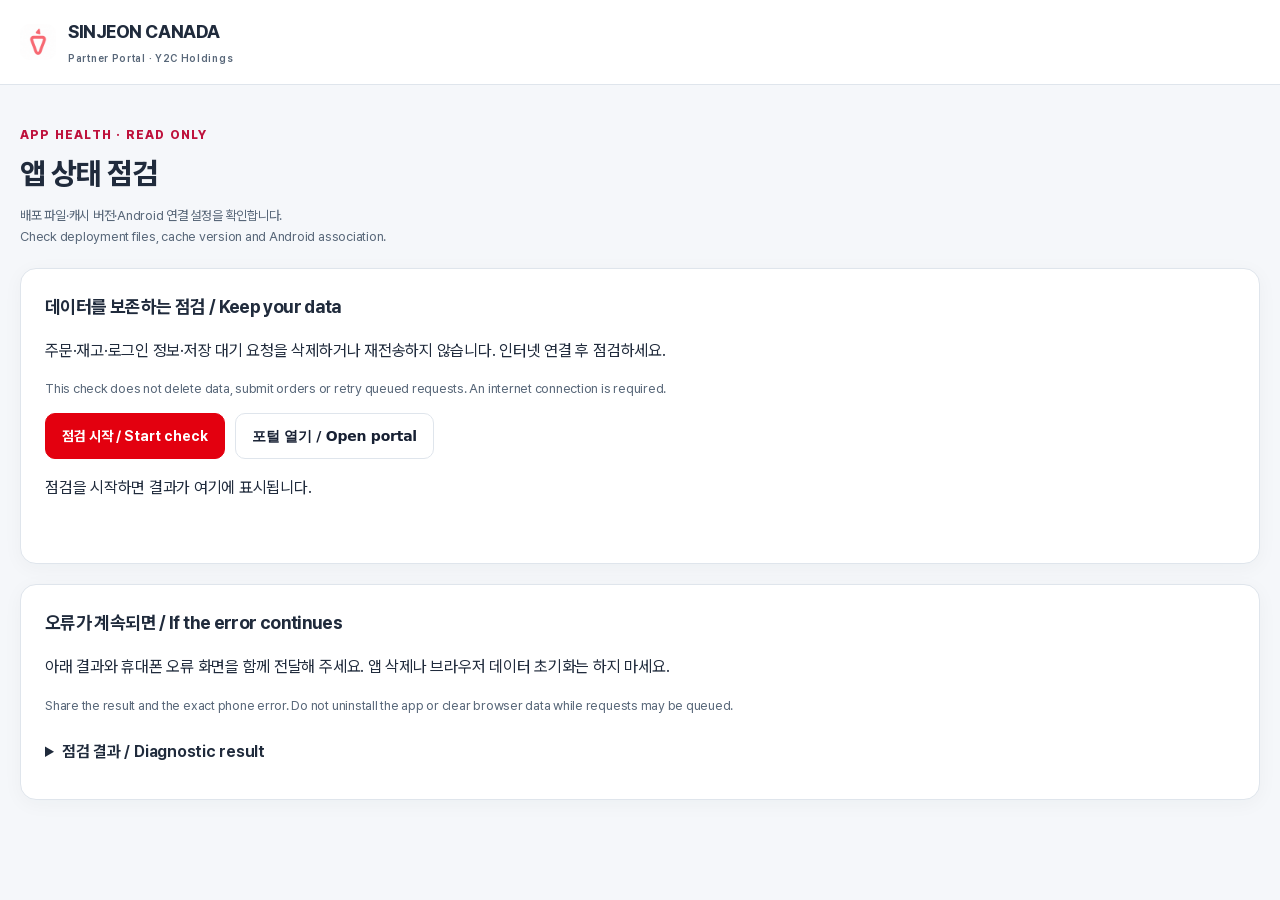
<file: app-health.html>
<!doctype html>
<html lang="ko"><head><meta charset="utf-8"><meta name="viewport" content="width=device-width,initial-scale=1,maximum-scale=5.0,user-scalable=yes,viewport-fit=cover"><meta name="theme-color" content="#ffffff"><title>앱 상태 점검 | SINJEON CANADA</title>
<style>
:root{color-scheme:light}*{box-sizing:border-box}body{margin:0;background:#f8f9fa;color:#172033;font:16px/1.6 system-ui,sans-serif}header{background:white;border-bottom:1px solid #e2e8f0;padding:18px 24px;font-weight:800}header a{color:inherit;text-decoration:none}main{max-width:820px;margin:auto;padding:32px 20px max(40px,env(safe-area-inset-bottom))}.eyebrow{color:#be123c;font-size:12px;font-weight:800;letter-spacing:.1em}h1{font-size:clamp(26px,6vw,36px);line-height:1.3;margin:10px 0}h2{font-size:19px;margin:0 0 12px}.muted{color:#64748b}.card{border:1px solid #e2e8f0;border-radius:20px;padding:24px;background:white;margin-top:20px}button,.back{display:inline-flex;align-items:center;justify-content:center;min-height:48px;padding:12px 18px;border-radius:12px;border:1px solid #e2e8f0;background:white;color:#172033;text-decoration:none;font:700 15px/1.4 system-ui;cursor:pointer}button{background:#e3000f;color:white;border-color:#e3000f}button:disabled{opacity:.6;cursor:wait}:focus-visible{outline:3px solid #e3000f;outline-offset:4px}.actions{display:flex;flex-wrap:wrap;gap:12px}#status{min-height:3em;overflow-wrap:anywhere}ol{padding-left:24px}li{margin:12px 0;overflow-wrap:anywhere}.pass{color:#166534}.fail{color:#b91c1c}.warn{color:#92400e}pre{white-space:pre-wrap;overflow-wrap:anywhere;background:#f1f5f9;padding:16px;border-radius:12px;font:13px/1.6 ui-monospace,monospace}summary{min-height:44px;cursor:pointer;font-weight:700}@media(max-width:400px){.card{padding:18px}.actions>*{width:100%}}
</style>    <link rel="stylesheet" href="assets/css/workspace-ui.css">
    <script defer src="assets/js/workspace-ui.js"></script>
</head><body class="portal-page portal-support"><header class="workspace-support-header"><a href="index.html"><img src="assets/icons/app-192.png" alt=""><span>SINJEON CANADA<small>Partner Portal · Y2C Holdings</small></span></a></header><main><span class="eyebrow">APP HEALTH · READ ONLY</span><h1>앱 상태 점검</h1><p class="muted">배포 파일·캐시 버전·Android 연결 설정을 확인합니다.<br>Check deployment files, cache version and Android association.</p><section class="card"><h2>데이터를 보존하는 점검 / Keep your data</h2><p>주문·재고·로그인 정보·저장 대기 요청을 삭제하거나 재전송하지 않습니다. 인터넷 연결 후 점검하세요.</p><p class="muted">This check does not delete data, submit orders or retry queued requests. An internet connection is required.</p><div class="actions"><button id="check" type="button">점검 시작 / Start check</button><a class="back" href="index.html">포털 열기 / Open portal</a></div><p id="status" role="status" aria-live="polite">점검을 시작하면 결과가 여기에 표시됩니다.</p><ol id="results"></ol></section><section class="card"><h2>오류가 계속되면 / If the error continues</h2><p>아래 결과와 휴대폰 오류 화면을 함께 전달해 주세요. 앱 삭제나 브라우저 데이터 초기화는 하지 마세요.</p><p class="muted">Share the result and the exact phone error. Do not uninstall the app or clear browser data while requests may be queued.</p><details><summary>점검 결과 / Diagnostic result</summary><pre id="report">아직 점검하지 않았습니다. / Not checked yet.</pre></details></section><noscript>점검하려면 JavaScript를 켜주세요. / Enable JavaScript to run diagnostics.</noscript></main>
<script>
(function(){'use strict';
 const button=document.getElementById('check'), status=document.getElementById('status'), list=document.getElementById('results'), output=document.getElementById('report');
 const base=new URL('./',location.href);let busy=false;
 const say=text=>{status.textContent=text;};
 function line(text,kind){const li=document.createElement('li');li.textContent=text;li.className=kind;list.appendChild(li);}
 async function request(file){
  const url=new URL(file,base);if(url.origin!==base.origin || !url.pathname.startsWith(base.pathname)) throw Error('INVALID_PATH');
  url.searchParams.set('y2c_diagnostic','1');url.searchParams.set('check',String(Date.now()));
  const controller=new AbortController(),timer=setTimeout(()=>controller.abort(),20000);
  try {const r=await fetch(url,{cache:'no-store',signal:controller.signal,redirect:'error'});if(!r.ok)throw Error('HTTP '+r.status);return await r.arrayBuffer();}
  finally{clearTimeout(timer);}
 }
 async function workerInfo(worker){
  if(!worker)return null;
  return new Promise(resolve=>{const channel=new MessageChannel();let done=false;const finish=value=>{if(done)return;done=true;clearTimeout(timer);channel.port1.close();resolve(value);};const timer=setTimeout(()=>finish({version:'legacy / unavailable'}),1500);channel.port1.onmessage=e=>finish(e.data);worker.postMessage({type:'Y2C_RELEASE_STATUS'},[channel.port2]);});
 }
 button.addEventListener('click',async()=>{
  if(busy)return;busy=true;button.disabled=true;list.replaceChildren();say('파일을 확인하고 있습니다. / Checking files…');
  const report={checkedAt:new Date().toISOString(),origin:base.origin,readOnly:true,files:[]};
  try {
   const sw=navigator.serviceWorker;
   report.controller=sw?await workerInfo(sw.controller):null;
   let reg;
   if(sw){try{reg=await sw.register('sw.js',{updateViaCache:'none'});await reg.update();report.waiting=!!reg.waiting;}catch(e){report.updateError=String(e.message);}}
   const manifest=JSON.parse(new TextDecoder().decode(await request('release-manifest.json')));
   if(!Array.isArray(manifest.files)||manifest.files.length>150)throw Error('INVALID_MANIFEST');
   report.serverRelease=manifest.version;report.serverDigest=manifest.digest;
   line('배포 버전 / Release: '+manifest.version,'');
   if(sw && sw.controller && !(report.controller && report.controller.networkDiagnostics)){
    report.complete=false;report.result='LEGACY_WORKER';
    line('구버전 캐시가 열려 있습니다. 입력 내용을 저장하고 이 사이트의 앱과 브라우저 탭을 모두 닫은 뒤 다시 점검하세요. / Save your work, close all portal windows and reopen.','warn');
    say('전체 파일 점검 보류 / File check deferred: legacy worker');return;
   }
   let cursor=0,complete=0;
   await Promise.all(Array.from({length:4},async()=>{
    while(cursor<manifest.files.length){
     const entry=manifest.files[cursor++];const result={path:entry.path,category:entry.category};
     try{const bytes=await request(entry.path);const hash=Array.from(new Uint8Array(await crypto.subtle.digest('SHA-256',bytes)),b=>b.toString(16).padStart(2,'0')).join('');if(hash!==entry.sha256)throw Error('RELEASE_MISMATCH');result.ok=true;}
     catch(e){result.ok=false;result.error=e.name==='AbortError'?'TIMEOUT':String(e.message);line(entry.path+' — '+result.error,'fail');}
     report.files.push(result);say('파일 확인 / Files checked: '+(++complete)+' / '+manifest.files.length);
    }
   }));
   report.complete=true;report.failed=report.files.filter(r=>!r.ok).length;report.result=report.failed?'FILES_NEED_ATTENTION':'FILES_MATCH';report.waiting=!!(reg&&reg.waiting);
   if(!report.failed)line('배포 파일 '+report.files.length+'개 일치 / All '+report.files.length+' deployment files match.','pass');
   if(report.waiting)line('새 버전 준비 완료. 입력 내용을 저장하고 앱과 사이트 탭을 모두 닫았다가 다시 실행하세요. / Update ready: save work and close all portal windows.','warn');
   line('주문 처리·서버 DB·휴대폰 설치 상태는 별도 확인 대상입니다. / Business data and native installation are not tested here.','');
   say(report.failed?'일부 파일에 문제가 있습니다. 아래 결과를 전달해 주세요. / Some files need attention. Share the result below.':'파일 점검 완료 / File check complete');
  }catch(e){report.complete=false;report.error=e.name==='AbortError'?'TIMEOUT':String(e.message);say('점검을 완료하지 못했습니다. 연결·배포 파일을 확인하세요. / Check incomplete. Verify connection and deployment.');line(report.error,'fail');}
  finally{output.textContent=JSON.stringify(report,null,2);busy=false;button.disabled=false;}
 });
})();
</script></body></html>
</file>
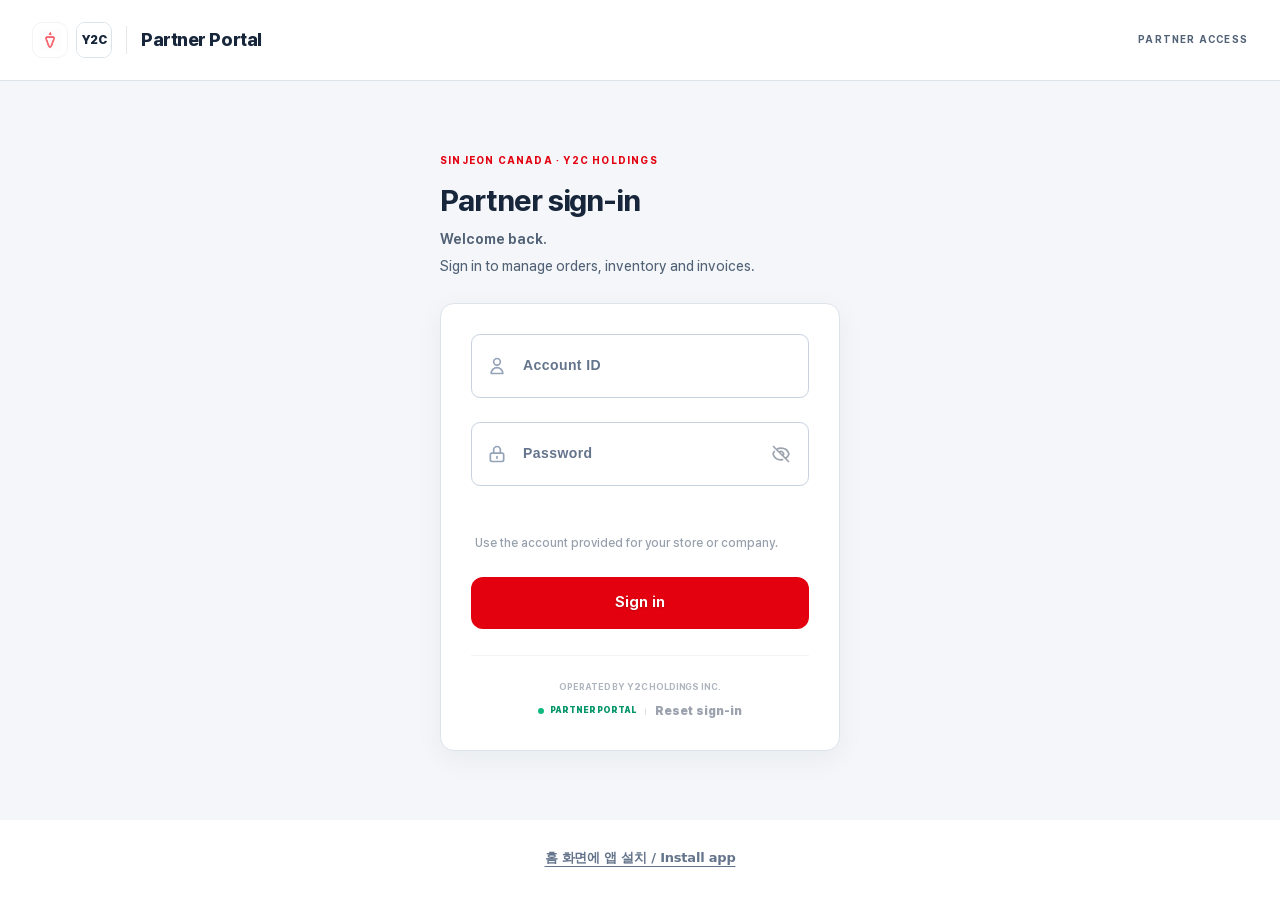
<file: dashboard.html>
<!DOCTYPE html>
<!-- 
  🌟 V93.00 Sales overview GRAND FINALE - SEQUENTIAL BOOT & DYNAMIC CHART EDITION 🌟
  [CRITICAL FIX 1] Promise.all() Eradication: Replaced parallel API calls with `bootEnterpriseCore()` sequential execution to prevent GAS 302 redirect collisions (404/AbortError).
  [CRITICAL FIX 2] Master Client Selector: Resolved the bug where MASTER roles saw empty graphs because they queried "Y2C_HQ" sales. Injected a dynamic `kpiClientSelector` that auto-populates via `fetchMasterDataForDashboard()`.
  [CRITICAL FIX 3] Chart.js Integration: Upgraded the raw table into a high-end enterprise Line Chart & Doughnut Chart with fluid gradients matching the Y2C color scheme. Handled `.destroy()` memory leaks.
  [CRITICAL FIX 4] Deep Nuke Fallback & Logout UX: Unified the `logoutHandler` to aggressively flush zombie Service Workers, clear all `Y2C` indexed caches, and wipe session storage instantly.
  [UX UPGRADE 1] Phantom 0-Reversion Immunity: Implicit `total = pos + delivery` fallback correctly preserves months with uncalculated backend totals.
  [UX UPGRADE 2] SWR (Stale-While-Revalidate): Synchronized `Y2C_Admin_Cache_V80` IndexedDB caching to eliminate loading latency entirely.
-->
<html lang="en">
<head>
    <meta charset="UTF-8">
    <meta name="viewport" content="width=device-width, initial-scale=1.0, maximum-scale=5.0, user-scalable=yes, viewport-fit=cover, interactive-widget=resizes-content">
    
    <meta http-equiv="X-UA-Compatible" content="IE=edge">
    <meta name="color-scheme" content="light">
    <meta name="theme-color" content="#F8F9FA">
    <meta name="mobile-web-app-capable" content="yes">
    <meta name="apple-mobile-web-app-capable" content="yes">
    <meta name="apple-mobile-web-app-status-bar-style" content="default">
    <meta name="description" content="SINJEON CANADA Sales overview | Operated by Y2C Holdings">
    <meta name="robots" content="noindex, nofollow">
    
    <title>Sales overview | Y2C Portal</title>
    
    <!-- 🚀 Resource Hints for Acceleration -->
    <link rel="preconnect" href="https://script.google.com" crossorigin>
    <link rel="dns-prefetch" href="https://script.google.com">
    <link rel="preconnect" href="https://cdn.jsdelivr.net">
    
    <link rel="preload" href="assets/js/config.js" as="script">
    <link rel="preload" href="assets/js/auth.js" as="script">
    
    <!-- 🚀 [V93 ACCELERATOR] Chart.js Engine -->
    

    <link rel="preload" href="favicon.png" as="image" type="image/png" fetchpriority="high">
    <link rel="icon" type="image/png" href="favicon.png">
    <link rel="apple-touch-icon" sizes="180x180" href="assets/icons/app-180.png">
    
    <!-- Deferred & Asynchronous Font Loading -->
    <noscript></noscript>

    <!-- 🚨 [CRITICAL FIX] FOUC Preventer (White Screen Death Resolved) -->
    <style>
        .fouc-lock { opacity: 0 !important; visibility: hidden !important; }
        .fade-out-route { opacity: 0 !important; transition: opacity 0.4s cubic-bezier(0.4, 0, 0.2, 1) !important; pointer-events: none; }
    </style>
    <script>
        document.documentElement.classList.add('fouc-lock');
        window._foucTimer = setTimeout(function() {
            document.documentElement.classList.remove('fouc-lock');
            document.documentElement.style.opacity = '1';
            document.documentElement.style.visibility = 'visible';
            if(document.body) {
                document.body.classList.remove('fouc-lock');
                document.body.style.opacity = '1';
            }
        }, 800);
        window.addEventListener('load', function() {
            clearTimeout(window._foucTimer);
            document.documentElement.classList.remove('fouc-lock');
            document.documentElement.style.opacity = '1';
            document.documentElement.style.visibility = 'visible';
            if(document.body) {
                document.body.classList.remove('fouc-lock');
                document.body.style.opacity = '1';
            }
        });
        window.addEventListener('touchstart', function() {}, {passive: true});
        window.addEventListener('wheel', function() {}, {passive: true});
    </script>

    <!-- Tailwind CSS Hijacker -->
    
    

    

    <style>
        :root { --sinjeon-pink: #E3000F; --sinjeon-pink-dark: #B9000C; --premium-charcoal: #111827; --bg-light: #F8F9FA; --input-bg: #f8fafc; }
        
        /* 🚨 [모바일 록다운] 100dvh 적용으로 스크롤 하단 짤림 방지 및 키보드 스퀴즈 방어 */
        html, body { 
            overscroll-behavior-y: none; 
            background-color: var(--bg-light) !important; 
            color: var(--premium-charcoal); 
            font-family: 'Inter', sans-serif; 
            margin: 0; padding: 0; 
            min-height: 100dvh; 
            -webkit-font-smoothing: antialiased; -moz-osx-font-smoothing: grayscale; 
            transform: translateZ(0); touch-action: manipulation; 
        }
        
        /* 🚀 [ACCELERATOR] CSS GPU & Off-Screen 렌더링 차단 엔진 */
        .accelerated-section { content-visibility: auto; contain-intrinsic-size: auto 500px; will-change: transform, opacity; }

        ::-webkit-scrollbar { width: 8px; height: 8px; }
        ::-webkit-scrollbar-track { background: transparent; }
        ::-webkit-scrollbar-thumb { background: #cbd5e1; border-radius: 9999px; border: 2px solid var(--bg-light); }
        ::-webkit-scrollbar-thumb:hover { background: #94a3b8; }
        .hide-scrollbar::-webkit-scrollbar { display: none; }
        .hide-scrollbar { -ms-overflow-style: none; scrollbar-width: none; }

        .nav-link { position: relative; color: #64748b; font-weight: 700; transition: color 0.2s ease; height: 100%; display: inline-flex; align-items: center; justify-content: center; padding: 0 4px; white-space: nowrap; }
        .nav-link:hover { color: var(--premium-charcoal); }
        .nav-link.active { color: var(--sinjeon-pink); }
        .nav-link.active::after { content: ''; position: absolute; bottom: 0; left: 0; width: 100%; height: 3px; background-color: var(--sinjeon-pink); border-radius: 3px 3px 0 0; }

        .app-shell-enter { opacity: 0; transform: translateY(12px); animation: appShellFadeIn 0.6s cubic-bezier(0.2, 0.8, 0.2, 1) forwards; will-change: transform, opacity; }
        @keyframes appShellFadeIn { to { opacity: 1; transform: translateY(0); } }

        .shimmer-bg { background: linear-gradient(90deg, #f3f4f6 25%, #e5e7eb 50%, #f3f4f6 75%); background-size: 400% 100%; animation: shimmer 1.5s infinite ease-in-out; }
        
        /* KPI Card Micro-Interactions */
        .kpi-card { background: white; border: 1px solid #f1f5f9; border-radius: 1.5rem; padding: 24px; box-shadow: 0 10px 25px -5px rgba(0, 0, 0, 0.02); transition: transform 0.3s ease, box-shadow 0.3s ease; will-change: transform; }
        .kpi-card:hover { transform: translateY(-4px); box-shadow: 0 20px 40px -10px rgba(0, 0, 0, 0.05); }

        .truncate-text { overflow: hidden; text-overflow: ellipsis; white-space: nowrap; max-width: 140px; display: inline-block; vertical-align: bottom; }
        @media (min-width: 640px) { .truncate-text { max-width: 200px; } }
        @media (min-width: 768px) { .truncate-text { max-width: 320px; } }

        /* Logistics Timeline Stepper Styles */
        .step-circle { width: 32px; height: 32px; border-radius: 50%; display: flex; align-items: center; justify-content: center; font-size: 12px; font-weight: 900; transition: all 0.3s ease; }
        .step-circle.completed { background-color: #10b981; color: white; border: 2px solid #10b981; }
        .step-circle.active { background-color: #E3000F; color: white; border: 2px solid #E3000F; box-shadow: 0 0 0 4px rgba(227, 0, 15, 0.15); }
        .step-circle.pending { background-color: #f1f5f9; color: #94a3b8; border: 2px solid #cbd5e1; }

        .step-line { height: 3px; flex-grow: 1; transition: background-color 0.3s ease; }
        .step-line.completed { background-color: #10b981; }
        .step-line.pending { background-color: #e2e8f0; }

        /* 🌟 Chart Canvas Container Styling */
        .chart-container { position: relative; height: 320px; width: 100%; margin-bottom: 1.5rem; }

        /* 🚨 [MOBILE OPTIMIZED] Adaptive Toast Positioning */
        #premiumToastContainer { position: fixed; top: 24px; right: 24px; z-index: 999999; display: flex; flex-direction: column; gap: 12px; pointer-events: none; }
        @media (max-width: 768px) {
            #premiumToastContainer { top: auto; bottom: 85px; left: 50%; transform: translateX(-50%); right: auto; width: 90%; max-width: 400px; align-items: center; }
            #premiumToastContainer > div { width: 100%; justify-content: center; }
        }

        @media print { .no-print { display: none !important; } }
    </style>
    <link rel="stylesheet" href="assets/css/portal-shell.css">
    <link rel="stylesheet" href="assets/css/mobile.css">
    <link rel="stylesheet" href="assets/css/tailwind-dashboard.css">
    <link rel="stylesheet" href="assets/css/design-system.css">
    <link rel="stylesheet" href="assets/css/experience.css">
    <link rel="manifest" href="manifest.json">
    <link rel="stylesheet" href="assets/css/pwa.css">
<link rel="stylesheet" href="assets/css/order-lifecycle.css?v=1.1.0">
    <link rel="stylesheet" href="assets/css/workspace-ui.css">
    <link rel="stylesheet" href="assets/css/portal-refinement.css">
    <script defer src="assets/js/performance.js"></script>
    <script defer src="assets/js/workspace-ui.js"></script>
    <script defer src="assets/js/portal-copy.js"></script>
</head>

<body data-portal-page="dashboard.html" id="mainBody" class="portal-page fouc-lock flex flex-col min-h-screen relative overflow-x-hidden selection:bg-[#E3000F] selection:text-white" style="opacity: 0; transition: opacity 0.5s ease-out;">
    
    <!-- 🚨 1단계: 보안 축출 (Pre-routing) & 화이트스크린 방어망 -->
    <script>
        (function() {
            var _inlineRole = String(sessionStorage.getItem("y2c_role") || localStorage.getItem("y2c_role") || "").toUpperCase().trim();
            var _inlineToken = String(sessionStorage.getItem("y2c_token") || localStorage.getItem("y2c_token") || "").trim();
            try {
                var _parts = _inlineToken.split('.');
                var _claims = JSON.parse(decodeURIComponent(Array.prototype.map.call(atob(_parts[1].replace(/-/g,'+').replace(/_/g,'/')),function(c){return '%' + ('00' + c.charCodeAt(0).toString(16)).slice(-2);}).join('')));
                if (typeof _claims.exp !== 'number' || (_claims.exp > 10000000000 ? _claims.exp <= Date.now() : _claims.exp <= Date.now()/1000)) throw new Error('Expired');
                _inlineRole = String(_claims.role || '').toUpperCase();
                var _identityStore = sessionStorage.getItem('y2c_token') ? sessionStorage : localStorage;
                _identityStore.setItem('y2c_role',_inlineRole);
                _identityStore.setItem('y2c_client',_claims.clientName || '');
            } catch (_error) { window.location.replace('index.html'); return; }
            window.__INITIAL_ROLE__ = _inlineRole;

            if (!_inlineRole || _inlineRole === "NULL" || !_inlineToken || _inlineToken.length < 10) {
                window.location.replace("index.html"); return;
            }

            if (_inlineRole !== 'MASTER' && _inlineRole !== 'PARTNER') { window.location.replace('items.html'); return; }

            // 🚨 FOUC 타이머 초기화 및 body 태그 강제 가시화 (White Screen Bug Fix)
            clearTimeout(window._foucTimer);
            document.documentElement.classList.remove("fouc-lock");
            document.documentElement.style.opacity = "1";
            document.documentElement.style.visibility = "visible";
            var mainBody = document.getElementById('mainBody');
            if (mainBody) {
                mainBody.classList.remove("fouc-lock");
                mainBody.style.opacity = "1";
            }
        })();
    </script>
    
    <noscript>
        <div style="position:fixed; top:0; left:0; width:100%; height:100%; background:#E3000F; color:#fff; display:flex; align-items:center; justify-content:center; z-index:99999; font-weight:bold; font-size:18px; font-family:sans-serif; flex-direction:column;">
            <span>JavaScript is Disabled</span>
            <span style="font-size:14px; margin-top:10px; opacity:0.8;">Please enable JavaScript to access the Partner Portal.</span>
        </div>
    </noscript>

    <!-- 🌟 프리미엄 헤더 (Dual Logo Synchronized) -->
    <header data-portal-header class="bg-white/95 backdrop-blur-xl border-b border-gray-200 sticky top-0 z-40 no-print transform-gpu shadow-[0_2px_10px_rgba(0,0,0,0.02)]">
        <div data-portal-header-row class="max-w-[1600px] mx-auto px-4 sm:px-6 lg:px-8 flex items-center justify-between h-[70px] lg:h-[80px]">

            <div data-portal-brand class="flex items-center gap-3 sm:gap-4 shrink-0 w-auto lg:w-[320px]">
                <div class="flex items-center gap-2">
                    <div class="w-9 h-9 sm:w-11 sm:h-11 flex items-center justify-center bg-white rounded-xl shadow-sm border border-gray-100 p-1.5 transform hover:scale-105 transition-transform duration-300 relative overflow-hidden group cursor-pointer" role="link" tabindex="0" aria-label="Portal home" onclick="window.location.href=window.__INITIAL_ROLE__==='VENDOR'?'admin.html':'dashboard.html'" onkeydown="if(event.key==='Enter')window.location.href=window.__INITIAL_ROLE__==='VENDOR'?'admin.html':'dashboard.html'">
                        <img src="favicon.png" fetchpriority="high" decoding="async" onerror="this.onerror=null; this.src='Sinjeon_Logo_Pink.png';" alt="Sinjeon Logo" class="w-full h-full object-contain relative z-10">
                        <div class="absolute inset-0 w-[200%] h-[100%] bg-gradient-to-r from-transparent via-white/50 to-transparent -translate-x-full group-hover:animate-shimmer z-20"></div>
                    </div>
                    <div class="w-9 h-9 sm:w-11 sm:h-11 flex items-center justify-center bg-white rounded-full shadow-sm border-[2px] border-[#D4AF37] transform hover:scale-105 transition-transform duration-300 overflow-hidden relative group">
                        <div class="absolute inset-0 bg-gradient-to-br from-white to-gray-50 flex items-center justify-center">
                            <span class="font-black text-[#D4AF37] text-[10px] sm:text-[12px] tracking-tighter" style="text-shadow: 0 1px 2px rgba(0,0,0,0.08);">Y2C</span>
                        </div>
                        <div class="absolute inset-0 w-[200%] h-[100%] bg-gradient-to-r from-transparent via-white/60 to-transparent -translate-x-full group-hover:animate-shimmer z-20"></div>
                    </div>
                </div>
                <div class="flex items-baseline gap-2 pl-3 sm:pl-4 border-l-[1.5px] border-gray-200">
                    <span class="font-montserrat text-lg lg:text-xl font-black text-[var(--premium-charcoal)] tracking-tight whitespace-nowrap" style="text-shadow: 0 0 10px rgba(0,0,0,0.05);">Partner Portal</span>
                    <span class="text-[9px] font-bold tracking-[0.2em] text-[#E3000F] uppercase whitespace-nowrap hidden xl:inline-block">Operated by Y2C</span>
                </div>
            </div>

            <nav aria-label="Primary navigation" data-portal-navigation class="hidden lg:flex items-center justify-center flex-1 h-full gap-5 xl:gap-8 px-4 min-w-0">
                <a href="dashboard.html" id="navDashboard" aria-current="page" class="nav-link active text-[12px] xl:text-[13px] tracking-wide hidden" data-i18n="nav_dashboard">Dashboard</a>
                <a href="items.html" id="navCatalog" class="nav-link text-[12px] xl:text-[13px] tracking-wide hidden" data-i18n="nav_catalog">Items &amp; Orders</a>
                <a href="recipes.html" id="navRecipes" class="nav-link text-[12px] xl:text-[13px] tracking-wide hidden" data-i18n="nav_recipes">Recipes</a>
                <a href="admin.html" id="navAdmin" class="nav-link text-[12px] xl:text-[13px] tracking-wide hidden" data-i18n="nav_admin">Order Management</a>
                <a href="invoice.html" id="navInvoice" class="nav-link text-[12px] xl:text-[13px] tracking-wide hidden" data-i18n="nav_invoice">Invoices</a>
            </nav>

            <div data-portal-account class="hidden lg:flex items-center justify-end gap-3 sm:gap-4 shrink-0 w-auto lg:w-[280px]">
                <div class="flex bg-gray-100 p-0.5 rounded-lg border border-gray-200 shadow-sm mr-2">
                    <button onclick="changeLanguage('en')" id="lang_en" class="px-2.5 py-1 text-[10px] font-black rounded-md text-gray-400 hover:text-gray-600 transition-all focus:outline-none">EN</button>
                    <button onclick="changeLanguage('ko')" id="lang_ko" class="px-2.5 py-1 text-[10px] font-black rounded-md text-gray-400 hover:text-gray-600 transition-all focus:outline-none">KR</button>
                </div>
                <div class="flex items-center space-x-2 sm:space-x-3 bg-white py-1.5 px-3 rounded-full border border-gray-200 shadow-sm shrink-0">
                    <span class="flex h-2 w-2 relative hidden sm:flex shrink-0">
                        <span class="animate-ping absolute inline-flex h-full w-full rounded-full bg-emerald-400 opacity-75"></span>
                        <span class="relative inline-flex rounded-full h-2 w-2 bg-emerald-500"></span>
                    </span>
                    <span id="userNameDisplay" class="text-[10px] sm:text-xs font-extrabold text-[var(--premium-charcoal)] truncate max-w-[70px] sm:max-w-[100px] font-inter">Loading...</span>
                    <span id="userRoleBadge" class="hidden shrink-0 px-2 py-0.5 text-[9px] font-black bg-red-50 text-[#E3000F] rounded border border-red-100 uppercase tracking-widest font-mono"></span>
                    <button type="button" id="logoutBtn" aria-label="Logout" class="shrink-0 text-[10px] font-bold text-gray-500 hover:text-[#E3000F] px-2 py-1 rounded transition-all cursor-pointer tracking-widest uppercase sm:ml-1 focus:outline-none" data-i18n="logout">Sign out</button>
                </div>
            </div>
        </div>
    </header>

    <!-- 🚨 모바일 네비게이션 -->
    <div data-portal-mobile-navigation role="navigation" aria-label="Compact navigation" class="lg:hidden flex overflow-x-auto hide-scrollbar bg-white border-b border-gray-100 py-2 px-4 gap-2 no-print shrink-0 whitespace-nowrap" style="padding-bottom: max(env(safe-area-inset-bottom), 0.5rem);">
        <a href="dashboard.html" id="navDashboard_mob" aria-current="page" class="hidden px-3 py-1.5 rounded-lg text-[10px] font-black text-gray-500 hover:bg-gray-50 whitespace-nowrap" data-i18n="nav_dashboard">Dashboard</a>
        <a href="items.html" id="navCatalog_mob" class="hidden px-3 py-1.5 rounded-lg text-[10px] font-black text-gray-500 hover:bg-gray-50 whitespace-nowrap" data-i18n="nav_catalog">Items &amp; Orders</a>
        <a href="recipes.html" id="navRecipes_mob" class="hidden px-3 py-1.5 rounded-lg text-[10px] font-black text-gray-500 hover:bg-gray-50 whitespace-nowrap" data-i18n="nav_recipes">Recipes</a>
        <a href="admin.html" id="navAdmin_mob" class="hidden px-3 py-1.5 rounded-lg text-[10px] font-black text-gray-500 hover:bg-gray-50 whitespace-nowrap" data-i18n="nav_admin">Order Management</a>
        <a href="invoice.html" id="navInvoice_mob" class="hidden px-3 py-1.5 rounded-lg text-[10px] font-black text-gray-500 hover:bg-gray-50 whitespace-nowrap" data-i18n="nav_invoice">Invoices</a>
    </div>

    <!-- 🚨 권한 기반 라우팅 동적으로 해제 -->
    <script>
        (function() {
            var role = window.__INITIAL_ROLE__;
            if (role === 'MASTER' || role === 'PARTNER') {
                ['navDashboard', 'navDashboard_mob', 'navRecipes', 'navRecipes_mob'].forEach(function(id) { var el = document.getElementById(id); if (el) el.classList.remove('hidden'); });
            }
            if (role === 'MASTER' || role === 'VENDOR' || role === 'PARTNER') {
                ['navCatalog', 'navCatalog_mob'].forEach(function(id) { var el = document.getElementById(id); if (el) el.classList.remove('hidden'); });
            }
            if (role === 'MASTER' || role === 'VENDOR') {
                ['navAdmin', 'navAdmin_mob'].forEach(function(id) { var el = document.getElementById(id); if (el) el.classList.remove('hidden'); });
            }
            if (role === 'MASTER') {
                ['navInvoice', 'navInvoice_mob'].forEach(function(id) { var el = document.getElementById(id); if (el) el.classList.remove('hidden'); });
            }
        })();
    </script>

    <!-- 📊 메인 컨텐츠 영역 -->
    <main class="flex-grow max-w-[1600px] w-full mx-auto px-4 sm:px-6 lg:px-8 py-8 sm:py-10 mb-20 app-shell-enter relative">
<section id="operationsMonitor" hidden aria-labelledby="operationsTitle" style="margin:0 0 2rem;padding:24px;background:white;border:1px solid #e5e7eb;border-radius:24px;overflow-wrap:anywhere">
 <div class="workspace-section-head"><div><h2 id="operationsTitle" style="font-size:22px;font-weight:800">HQ Operations / 운영 모니터링</h2><p data-ux-ko="주문 품목별 현황 · 담당 매핑 · 처리자 기록. 재고 입고는 검증된 업로드로 반영됩니다." data-ux-en="Order items, vendor assignments and activity records. Stock receipts use the validated upload workflow.">주문 품목별 현황 · 담당 매핑 · 처리자 기록. 재고 입고는 검증된 업로드로 반영됩니다.</p></div><button type="button" id="operationsRefresh" style="min-height:44px;padding:10px 16px;border:1px solid #cbd5e1;border-radius:10px;margin:8px 0">모니터링 새로고침</button></div>
 <p id="operationsMessage" role="status" aria-live="polite"></p><div id="operationsContent"></div>
</section>
<section id="orderHistorySection" aria-labelledby="orderHistoryTitle" style="margin:0 0 2rem;padding:24px;background:white;border:1px solid #e5e7eb;border-radius:24px">
 <div class="workspace-section-head"><div><h2 id="orderHistoryTitle" style="font-size:22px;font-weight:800">Order History / 발주 내역</h2><p id="orderHistoryHint" style="color:#64748b">계정 권한 확인 중…</p></div><button type="button" id="orderHistoryRefresh">Refresh / 새로고침</button></div>
 <label id="hqInterventionLabel" hidden><input type="checkbox" id="hqIntervention"> <span data-ux-ko="HQ 개입 모드 — 직접 처리할 때만 켜기" data-ux-en="HQ intervention — enable only for direct action">HQ 개입 모드 — 직접 처리할 때만 켜기</span></label>
 
 <p id="orderHistoryMessage" role="status" aria-live="polite"></p>
 <div id="orderHistoryList"></div>
 <nav class="workspace-pagination" aria-label="발주 내역 페이지 / Order pages"><button type="button" id="orderHistoryPrev" disabled>Previous / 이전</button>
 <button type="button" id="orderHistoryNext" disabled>Next / 다음</button></nav>
</section>
<style>
#hqInterventionLabel{padding:12px 0;display:block}#hqInterventionLabel[hidden]{display:none}#hqIntervention{min-width:24px;min-height:24px;vertical-align:middle;margin-right:8px}
#orderHistorySection button{padding:10px 16px;margin:8px 8px 8px 0;border:1px solid #cbd5e1;border-radius:10px;background:#fff;min-height:44px;cursor:pointer}
#orderHistorySection button:disabled{opacity:.45;cursor:default}
.order-history-card{margin:12px 0;padding:16px;border:1px solid #e5e7eb;border-radius:12px;overflow-wrap:anywhere}
.order-history-card summary{cursor:pointer;font-weight:700;min-height:44px}
.order-history-card table{width:100%;min-width:680px;text-align:left}.order-history-card th,.order-history-card td{padding:10px;border-bottom:1px solid #eee}
</style>

        
        <div class="flex flex-col lg:flex-row lg:items-end justify-between mb-8 gap-4">
            <header>
                <h2 class="font-montserrat text-2xl sm:text-3xl font-black text-[var(--premium-charcoal)] tracking-tight flex items-center gap-3">
                    <span data-i18n="dash_title">Sales overview</span>
                </h2>
                <p class="text-xs sm:text-sm font-bold text-gray-500 mt-2 tracking-wide font-inter" data-i18n="dash_desc">
                    Review recorded sales by month, store and sales channel.
                </p>
            </header>
            
            <div class="flex flex-col sm:flex-row items-center gap-3 w-full lg:w-auto">
                <!-- 🚨 [CRITICAL FIX 2] Master 전용 가맹점 선택기 (User Mapping Fix) -->
                <div class="relative w-full sm:w-auto" id="kpiClientSelectorWrapper" style="display:none;">
                    <select id="kpiClientSelector" aria-label="Franchise" class="appearance-none w-full bg-white border border-gray-200 text-gray-700 font-black text-sm px-5 py-2.5 rounded-xl shadow-sm focus:outline-none focus:ring-2 focus:ring-[var(--sinjeon-pink)] focus:border-transparent pr-10 transition-all cursor-pointer text-ellipsis">
                        <option value="">Loading Clients...</option>
                    </select>
                    <div class="pointer-events-none absolute inset-y-0 right-0 flex items-center pr-3 text-gray-500">
                        <svg class="w-4 h-4" fill="none" stroke="currentColor" viewBox="0 0 24 24"><path stroke-linecap="round" stroke-linejoin="round" stroke-width="2.5" d="M19 9l-7 7-7-7"></path></svg>
                    </div>
                </div>

                <div class="relative w-full sm:w-auto">
                    <select id="dashYearSelector" aria-label="Sales year" class="appearance-none w-full bg-white border border-gray-200 text-gray-700 font-black text-sm px-6 py-2.5 rounded-xl shadow-sm focus:outline-none focus:ring-2 focus:ring-[var(--sinjeon-pink)] focus:border-transparent pr-10 transition-all cursor-pointer">
                        <!-- JS populated -->
                    </select>
                    <div class="pointer-events-none absolute inset-y-0 right-0 flex items-center pr-3 text-gray-500">
                        <svg class="w-4 h-4" fill="none" stroke="currentColor" viewBox="0 0 24 24"><path stroke-linecap="round" stroke-linejoin="round" stroke-width="2.5" d="M19 9l-7 7-7-7"></path></svg>
                    </div>
                </div>

                <button type="button" id="refreshChartBtn" onclick="bootEnterpriseCore()" class="w-full sm:w-11 h-11 flex items-center justify-center bg-white border border-gray-200 text-gray-500 rounded-xl shadow-sm hover:text-[var(--sinjeon-pink)] hover:bg-red-50 transition-all focus:outline-none shrink-0" title="Refresh sales" aria-label="Refresh sales">
                    <svg class="w-4 h-4" fill="none" stroke="currentColor" viewBox="0 0 24 24"><path stroke-linecap="round" stroke-linejoin="round" stroke-width="2.5" d="M4 4v5h.582m15.356 2A8.001 8.001 0 004.582 9m0 0H9m11 11v-5h-.581m0 0a8.003 8.003 0 01-15.357-2m15.357 2H15"></path></svg>
                </button>
            </div>
        </div>

        <!-- 🌟 4대 핵심 KPI 카드 -->
        <div class="grid grid-cols-1 sm:grid-cols-2 lg:grid-cols-4 gap-5 mb-10 transition-all duration-300" id="kpiGrid">
            
            <div class="kpi-card bg-[var(--premium-charcoal)] !border-none !text-white relative overflow-hidden group shadow-premium-card">
                <div class="absolute -right-10 -top-10 w-40 h-40 bg-white/5 rounded-full blur-2xl group-hover:bg-white/10 transition-colors"></div>
                <div class="relative z-10 flex flex-col h-full justify-between gap-6">
                    <span class="text-[10px] font-black text-gray-400 uppercase tracking-widest flex items-center gap-2" data-i18n="kpi_annual">
                        <span class="w-2 h-2 rounded-full bg-emerald-400 animate-pulse"></span> Total Annual Sales
                    </span>
                    <div>
                        <div class="text-[2.5rem] font-black text-white font-mono tracking-tighter leading-none mb-2" id="kpiTotalSales">
                            <span class="animate-pulse opacity-50">...</span>
                        </div>
                        <span class="text-[10px] font-bold text-emerald-400 uppercase tracking-wider">YTD Consolidated</span>
                        <p id="historicalSalesNotice" class="hidden text-[10px] font-medium text-gray-300 mt-2" role="status"></p>
                    </div>
                </div>
            </div>

            <div class="kpi-card relative overflow-hidden group border border-gray-100 shadow-sm flex flex-col justify-between">
                <div class="relative z-10">
                    <h3 class="text-[10px] font-black text-[var(--premium-charcoal)] uppercase tracking-widest mb-1" data-i18n="kpi_pos">POS (Dine-in/Takeout)</h3>
                    <div class="text-2xl sm:text-3xl font-black text-[var(--premium-charcoal)] font-montserrat tracking-tighter mt-1" id="kpiPosSales">
                        <span class="animate-pulse opacity-50">...</span>
                    </div>
                    <span class="text-[10px] font-bold text-gray-400 font-mono mt-2 block" id="kpiPosRatio">Share: 0%</span>
                </div>
            </div>

            <div class="kpi-card relative overflow-hidden group border border-gray-100 shadow-sm flex flex-col justify-between">
                <div class="relative z-10">
                    <h3 class="text-[10px] font-black text-[#E3000F] uppercase tracking-widest mb-1" data-i18n="kpi_del">Delivery Platforms</h3>
                    <div class="text-2xl sm:text-3xl font-black text-[var(--premium-charcoal)] font-montserrat tracking-tighter mt-1" id="kpiDelSales">
                        <span class="animate-pulse opacity-50">...</span>
                    </div>
                    <span class="text-[10px] font-bold text-gray-400 font-mono mt-2 block" id="kpiDelRatio">Share: 0%</span>
                </div>
            </div>

            <!-- 🚨 [SCM KPI] 한국발 운송 중 화물 현황 (MASTER ONLY) -->
            <div class="kpi-card relative overflow-hidden group border-red-100 bg-gradient-to-br from-white to-red-50/30 transition-all duration-300" id="kpiScmCard">
                <div class="relative z-10">
                    <h3 class="text-[10px] font-black text-[#E3000F] uppercase tracking-widest mb-1 flex items-center gap-1.5">
                        <span class="w-2 h-2 rounded-full bg-[#E3000F] animate-pulse"></span> Inbound Cargo (Korea)
                    </h3>
                    <div class="text-2xl sm:text-3xl font-black text-[var(--premium-charcoal)] font-montserrat tracking-tighter mt-1">
                        <span id="kpiActiveCargo">0</span> <span class="text-base text-gray-500 font-bold">Shipments</span>
                    </div>
                    <span class="text-[10px] font-bold text-[#E3000F] font-mono mt-2 block" id="kpiCargoStatusText">Tracking Korea ➔ Canada</span>
                </div>
            </div>

        </div>

        <!-- ========================================== -->
        <!-- 📊 [ACCELERATED] 듀얼 파이낸셜 차트 (12-Month Line & Donut) -->
        <!-- ========================================== -->
        <div class="grid grid-cols-1 lg:grid-cols-12 gap-8 mb-10 accelerated-section">
            
            <div class="lg:col-span-8 bg-white border border-gray-200 rounded-[2rem] p-6 sm:p-8 shadow-premium-card flex flex-col">
                <div class="flex justify-between items-center mb-6">
                    <div>
                        <h3 class="font-montserrat font-black text-lg text-[var(--premium-charcoal)] tracking-tight" data-i18n="chart_title">Monthly Revenue Trend</h3>
                        <p class="text-xs text-gray-400 font-semibold mt-0.5" data-ux-ko="등록된 월별 총매출 기준" data-ux-en="Monthly totals from recorded sales">Monthly totals from recorded sales</p>
                    </div>
                    <span class="text-[10px] font-black uppercase tracking-widest text-gray-400 font-mono hidden sm:block">12-Month Grid</span>
                </div>
                
                <!-- 🚨 [CRITICAL FIX 3] Premium Chart.js Canvas -->
                <div class="chart-container flex-grow">
                    <canvas id="salesChartCanvas"></canvas>
                </div>
                
                <!-- 🌟 Fallback Raw Data Table -->
                <div class="overflow-x-auto hide-scrollbar mt-4 border-t border-gray-100 pt-4">
                    <table class="w-full text-left">
                        <thead>
                            <tr>
                                <th class="py-2 px-2 text-[9px] font-black text-gray-400 uppercase tracking-widest border-b border-gray-100">Month</th>
                                <th class="py-2 px-2 text-[9px] font-black text-gray-400 uppercase tracking-widest border-b border-gray-100 text-right">POS</th>
                                <th class="py-2 px-2 text-[9px] font-black text-gray-400 uppercase tracking-widest border-b border-gray-100 text-right">Delivery</th>
                                <th class="py-2 px-2 text-[9px] font-black text-gray-400 uppercase tracking-widest border-b border-gray-100 text-right">Total</th>
                            </tr>
                        </thead>
                        <tbody id="salesTrendBody" class="divide-y divide-gray-50">
                            <tr><td colspan="4" class="py-6 text-center"><div class="h-4 w-full shimmer-bg rounded opacity-50"></div></td></tr>
                        </tbody>
                    </table>
                </div>
            </div>

            <div class="lg:col-span-4 bg-white border border-gray-200 rounded-[2rem] p-6 sm:p-8 shadow-premium-card flex flex-col justify-between">
                <div>
                    <div class="flex justify-between items-center mb-6">
                        <div>
                            <h3 class="font-montserrat font-black text-lg text-[var(--premium-charcoal)] tracking-tight" data-ux-ko="판매 채널 비중" data-ux-en="Sales by channel">Sales by channel</h3>
                            <p class="text-xs text-gray-400 font-semibold mt-0.5" data-ux-ko="매장·포장 및 배달 매출 비교" data-ux-en="In-store and takeout compared with delivery">In-store and takeout compared with delivery</p>
                        </div>
                    </div>
                    <!-- Doughnut Chart Canvas -->
                    <div class="relative h-[240px] w-full flex items-center justify-center">
                        <canvas id="channelShareChart"></canvas>
                    </div>
                </div>
                
                <div class="grid grid-cols-2 gap-3 pt-6 border-t border-gray-100 text-center">
                    <div>
                        <span class="text-[10px] font-black uppercase text-gray-500 tracking-wider">POS</span>
                        <p class="font-mono font-black text-sm text-[var(--premium-charcoal)] mt-1" id="legendPosVal">$0.00</p>
                    </div>
                    <div>
                        <span class="text-[10px] font-black uppercase text-[#E3000F] tracking-wider">Delivery</span>
                        <p class="font-mono font-black text-sm text-[#E3000F] mt-1" id="legendDelVal">$0.00</p>
                    </div>
                </div>
            </div>

        </div>

        <!-- ========================================== -->
        <!-- 🚢 [ACCELERATED] 글로벌 물류 트래킹 & 타임라인 (MASTER ONLY) -->
        <!-- ========================================== -->
        <section class="accelerated-section bg-white border border-gray-200 rounded-[2rem] shadow-premium-card p-6 sm:p-8 mb-10 relative overflow-hidden transition-all duration-300" id="scmTrackerSection">
            
            <header class="flex flex-col sm:flex-row justify-between items-start sm:items-center gap-4 mb-6 border-b border-gray-100 pb-4">
                <div>
                    <h3 class="font-montserrat text-lg sm:text-xl font-black text-[var(--premium-charcoal)] tracking-tight flex items-center gap-2" data-ux-ko="한국발 입고 운송 현황" data-ux-en="Inbound shipments from Korea">Inbound shipments from Korea</h3>
                    <p class="text-xs font-semibold text-gray-500 mt-1 font-inter" data-ux-ko="최근 등록된 운송 상태와 단계별 진행 현황을 확인하세요." data-ux-en="Review the latest recorded shipping status and delivery milestones.">Review the latest recorded shipping status and delivery milestones.</p>
                </div>
                <span class="px-3 py-1 bg-red-50 text-[#E3000F] border border-red-100 rounded-full text-[10px] font-black uppercase tracking-widest font-mono">
                    SHIPMENT RECORDS
                </span>
            </header>

            <div id="logisticsTrackerContainer" class="space-y-6">
                <!-- Shimmer Loading -->
                <div class="p-6 border border-gray-100 rounded-2xl shimmer-bg h-40"></div>
            </div>

        </section>

    


</main>

    <!-- 🌟 프리미엄 푸터 (Reset Session 통일) -->
    <footer class="bg-white border-t border-gray-200 mt-auto no-print flex-shrink-0 relative z-10">
        <div class="max-w-[1600px] mx-auto px-4 sm:px-6 lg:px-8 py-6">
            <div class="flex flex-col md:flex-row justify-between items-center gap-4">
                <p class="text-[10px] sm:text-[11px] font-semibold text-gray-400 font-inter text-center md:text-left">
                    &copy; 2026 Y2C Holdings Inc. All rights reserved. <span class="hidden sm:inline">| Sinjeon Foodsys Canada Master Franchise</span>
                </p>
                <div class="flex items-center gap-4">
                    <span class="flex items-center gap-1.5 text-[9px] font-bold text-gray-400 uppercase tracking-widest font-mono">
                        <span class="w-1.5 h-1.5 rounded-full bg-emerald-500 animate-pulse"></span> Partner Portal
                    </span>
                    <span class="text-gray-300 text-[8px]">|</span>
                    <!-- 🚨 [CRITICAL FIX 4] 세션 초기화 로그아웃 버튼 (모바일 및 에러 대비용 Fail-Safe) -->
                    <button type="button" id="indexLogoutBtn" class="font-montserrat text-[8px] font-black text-gray-400 tracking-[0.1em] uppercase transition-colors hover:text-[#E3000F] focus:outline-none" title="Sign out of this account." data-ux-ko="로그아웃" data-ux-en="Sign out">Sign out</button>
                </div>
            </div>
        </div>
    </footer>

    <!-- 글로벌 토스트 앵커 -->
    <div id="premiumToastContainer"></div>

    <!-- 🚨 코어 엔진 바인딩 -->
    <script src="assets/js/experience.js"></script>
    <script src="assets/js/portal-dialog.js"></script>
    <script src="assets/js/config.js"></script>
    <script src="assets/js/auth.js"></script>
    <script src="assets/js/accelerator.js"></script>

    <!-- 🌟 [PWA 엔진 점화] 모바일 네이티브 앱 설치 지원 -->
    <script>
        if ('serviceWorker' in navigator) {
            window.addEventListener('load', () => {
                navigator.serviceWorker.register('sw.js', {updateViaCache:'none'})
                    .then(reg => console.log('[Y2C PWA] Service Worker Registered.', reg.scope))
                    .catch(err => console.error('[Y2C PWA] SW Registration Failed.', err));
            });
        }
    </script>

    <script>
        /**
         * ============================================================================
         * Y2C Holdings Premium Partner Portal - Dashboard Engine (V93.00 SEQUENTIAL BOOT & CHART FIX)
         * [CRITICAL FIX 1] Sequential Boot: Eliminated Promise.all 404 AbortError.
         * [CRITICAL FIX 2] Client Selector: Added dynamic dropdown for MASTER to view specific partner data natively.
         * [CRITICAL FIX 3] Chart.js Upgrades: Render Line & Donut charts dynamically, with safe `.destroy()` memory management.
         * [CRITICAL FIX 4] Deep Nuke Logout: Guaranteed full cache flush on 'RESET SESSION' click.
         * ============================================================================
         */

        const STORAGE = (typeof window.SYSTEM_CONFIG !== 'undefined' && window.SYSTEM_CONFIG.STORAGE_KEYS) ? window.SYSTEM_CONFIG.STORAGE_KEYS : { ROLE: "y2c_role", CLIENT_NAME: "y2c_client", USER_TOKEN: "y2c_token" };

        let userRole = window.__INITIAL_ROLE__ || "";
        let clientName = "", sessionToken = "";

        try {
            clientName = String(sessionStorage.getItem(STORAGE.CLIENT_NAME) || localStorage.getItem(STORAGE.CLIENT_NAME) || "Unknown").trim();
            sessionToken = String(sessionStorage.getItem(STORAGE.USER_TOKEN) || localStorage.getItem(STORAGE.USER_TOKEN) || "").trim();
        } catch (e) {}

        const AppState = {
            role: userRole,
            clientName: (clientName === "Unknown" && userRole === "MASTER") ? "Y2C_HQ" : clientName, // Fallback for pure master accounts
            region: sessionStorage.getItem("y2c_region") || localStorage.getItem("y2c_region") || "ON",
            isBooting: true, // V93 Boot Lock
            isSubmitting: false
        };

        // ============================================================================
        // 💾 [ACCELERATOR] IndexedDB 초고속 로컬스토리지 래퍼 (SWR 엔진 코어)
        // ============================================================================
        const SWR_DB = window.Y2C_Accelerator.cache;

        // ============================================================================
        // 🌐 다국어(i18n) 딕셔너리 및 UI 세팅
        // ============================================================================
        const I18N_DICT = {
            en: {
                "nav_dashboard": "Dashboard", "nav_catalog": "Items & Orders", "nav_recipes": "Recipes", "nav_admin": "Order Management", "nav_invoice": "Invoices",
                "logout": "Sign out",
                "dash_title": "Sales overview", "dash_desc": "Review recorded sales by month, store and sales channel.",
                "kpi_annual": "Total Annual Sales", "kpi_pos": "POS (Dine-in/Takeout)", "kpi_del": "Delivery Platforms",
                "chart_title": "Monthly Revenue Trend"
            },
            ko: {
                "nav_dashboard": "대시보드", "nav_catalog": "상품·발주", "nav_recipes": "레시피", "nav_admin": "주문·재고 관리", "nav_invoice": "정산 인보이스",
                "logout": "로그아웃",
                "dash_title": "매출 현황", "dash_desc": "등록된 매출을 월별·가맹점별·판매 채널별로 확인하세요.",
                "kpi_annual": "연간 총 매출액", "kpi_pos": "POS (홀/포장)", "kpi_del": "배달 플랫폼",
                "chart_title": "월별 매출 동향"
            }
        };

        let currentLang = 'en';
        try { currentLang = localStorage.getItem('y2c_lang') === 'ko' ? 'ko' : 'en'; } catch(e){}

        window.changeLanguage = function(lang) {
            const safeLang = lang === "ko" ? "ko" : "en";
            currentLang = safeLang; 
            try { localStorage.setItem('y2c_lang', safeLang); } catch(e){}
            
            const btnEn = document.getElementById('lang_en'), btnKo = document.getElementById('lang_ko');
            if (btnEn && btnKo) {
                btnEn.className = safeLang === 'en' ? "px-2.5 py-1 text-[10px] font-black rounded-md bg-white shadow-sm text-[var(--premium-charcoal)] transition-all focus:outline-none" : "px-2.5 py-1 text-[10px] font-black rounded-md text-gray-400 hover:text-gray-600 transition-all focus:outline-none";
                btnKo.className = safeLang === 'ko' ? "px-2.5 py-1 text-[10px] font-black rounded-md bg-white shadow-sm text-[var(--premium-charcoal)] transition-all focus:outline-none" : "px-2.5 py-1 text-[10px] font-black rounded-md text-gray-400 hover:text-gray-600 transition-all focus:outline-none";
            }
            if (typeof window.applyTranslations === 'function') window.applyTranslations();
            document.dispatchEvent(new Event('y2c-language-changed'));
            
            // 🚨 차트 레이블 즉각 갱신
            if (salesChartInstance) {
                salesChartInstance.data.datasets[0].label = currentLang === 'ko' ? "총 매출액 (Total)" : "Total Sales (CAD)";
                salesChartInstance.data.datasets[1].label = currentLang === 'ko' ? "POS (홀/포장)" : "POS";
                salesChartInstance.data.datasets[2].label = currentLang === 'ko' ? "배달 (Delivery)" : "Delivery";
                salesChartInstance.update();
            }
        };

        window.applyTranslations = function() {
            const dict = I18N_DICT[currentLang] || I18N_DICT['en'];
            document.querySelectorAll('[data-i18n]').forEach(el => {
                const key = el.getAttribute('data-i18n');
                if (dict[key]) el.innerHTML = dict[key];
            });
        };

        // 🚨 [CRITICAL FIX 4] 일반 로그아웃 및 비상 세션 리셋 (Deep Nuke 통합)
        const logoutHandler = () => {
            if (typeof Y2C_AuthEngine !== 'undefined' && Y2C_AuthEngine.logout) {
                Y2C_AuthEngine.logout();
            } else {
                // 1. Storage wipe
                const keys = ["y2c_token", "y2c_role", "y2c_client", "y2c_id", "y2c_premium_state", "y2c_region", "y2c_lang", "y2c_kpi_year", "y2c_kpi_client", "y2c_active_tab"];
                keys.forEach(k => { localStorage.removeItem(k); sessionStorage.removeItem(k); });
                
                // 2. Service Worker Unregister
                if ('serviceWorker' in navigator) {
                    navigator.serviceWorker.getRegistrations().then(function(registrations) {
                        for(let registration of registrations) { if(registration.scope === new URL('./', window.location.href).href) registration.unregister(); }
                    });
                }
                
                // 3. IndexedDB Cache Wipe
                if ('caches' in window) {
                    caches.keys().then(names => {
                        for (let name of names) { 
                            if (name.startsWith('Y2C_ENTERPRISE_SCOPE_' + encodeURIComponent(new URL('./', window.location.href).pathname) + '_')) caches.delete(name); 
                        }
                    });
                }
                
                setTimeout(() => { window.location.replace("index.html"); }, 300);
            }
        };

        const logoutBtn = document.getElementById('logoutBtn');
        if (logoutBtn) Y2C_AuthEngine.bindLogoutButton(logoutBtn);

        const indexLogoutBtn = document.getElementById('indexLogoutBtn');
        if (indexLogoutBtn) Y2C_AuthEngine.bindLogoutButton(indexLogoutBtn);

        // ============================================================================
        // 🔒 Absolute Null-Safe Parsers (재무 무결성)
        // ============================================================================
        function parseStrictDecimal(value) { 
            // Calculated numeric values may contain binary floating-point tail digits.
            if (typeof value === 'number') return Number.isFinite(value) ? value : 0;
            if (value == null) return 0; 
            let str = String(value).trim().toLowerCase().replace(/,/g, ''); 
            if (str === "" || str === "null" || str === "nan" || str === "-") return 0; 
            if (str.startsWith('.')) str = '0' + str; 
            if (!/^-?\d+(?:\.\d{1,5})?$/.test(str)) return 0; 
            const num = Number(str); 
            if (!Number.isFinite(num)) return 0; 
            return Math.min(num, 99999999.99); 
        }

        function roundToCents(amount) { 
            return Math.round((parseStrictDecimal(amount) + Number.EPSILON) * 100) / 100; 
        }

        const formatCurrencyNum = (amount) => {
            return new Intl.NumberFormat('en-CA', { style: 'currency', currency: 'CAD' }).format(roundToCents(amount));
        };

        // ============================================================================
        // 🚀 [ACCELERATOR] 비동기 하드웨어 렌더링 코어
        // ============================================================================
        const Y2C_Accelerator = window.Y2C_Accelerator;

        // ============================================================================
        // 📈 [CRITICAL FIX 3] Chart.js SWR 파이프라인 (메모리 릭 방지)
        // ============================================================================
        let salesChartInstance = null;
        let channelShareInstance = null;

        function populateYearSelector() {
            const yearSelect = document.getElementById('dashYearSelector');
            if (!yearSelect) return;
            
            yearSelect.innerHTML = ''; 
            const currentYear = new Date().getFullYear();
            const targetYear = Math.max(currentYear, 2026);
            const savedYear = sessionStorage.getItem('y2c_kpi_year') || currentYear;
            
            for (let y = targetYear + 1; y >= 2024; y--) { 
                const opt = document.createElement('option'); 
                opt.value = y; 
                opt.textContent = `${y} Fiscal Year`; 
                if (parseInt(savedYear) === y) opt.selected = true; 
                yearSelect.appendChild(opt); 
            }
            
            yearSelect.addEventListener('change', (e) => { 
                sessionStorage.setItem('y2c_kpi_year', e.target.value); 
                invalidateDashboardSales();
                bootEnterpriseCore(); // 연도 변경 시 전체 엔진 순차 재부팅
            });
        }

        // 🚨 [CRITICAL FIX 2] MASTER 전용 동적 가맹점 선택기 (사용자별 그래프 오류 원천 봉쇄)
        async function fetchMasterDataForDashboard() {
            const viewSession = Y2C_AuthEngine.cacheSessionKey();
            const readCurrent = (window.Y2C_Accelerator.latestRead || window.Y2C_Accelerator.readGuard)('fetchMasterDataForDashboard', () => fetchMasterDataForDashboard());
            const sameSession = () => !!viewSession && viewSession === Y2C_AuthEngine.cacheSessionKey() && readCurrent();
            if (!sameSession()) return;
            if (AppState.role !== "MASTER") return; // 파트너는 자기 데이터만 열람

            const cacheKey = 'MASTER_DATA_CACHE';
            const clientSelWrap = document.getElementById('kpiClientSelectorWrapper');
            const clientSel = document.getElementById('kpiClientSelector');
            
            if (clientSelWrap) clientSelWrap.style.display = 'block';

            let clients = [];
            
            const liveRead=Y2C_AuthEngine.request("get_master_data");liveRead.catch(()=>{});
            try{
                const cached=await Promise.race([SWR_DB.get(cacheKey),liveRead.then(()=>null,()=>null)]);
                if(!sameSession())return;
                if(cached&&Array.isArray(cached.data)){clients=cached.data;populate();readCurrent.cached?.(cached.timestamp);}
            }catch(e){if(!sameSession())return;}
            try{
                const res=await liveRead;if(!sameSession())return;
                if(!res||res.success!==true||!Array.isArray(res.clients))throw new Error(res?.message||'가맹점 조회 실패');
                clients=res.clients;SWR_DB.set(cacheKey,clients,sameSession).catch(()=>{});populate();readCurrent.live?.();
            }catch(e){if(!sameSession())return;readCurrent.failed?.();console.warn('[Dashboard] Client refresh unavailable:',e.message);}
            function populate(){
            // 3. Populate Dropdown
            if (clientSel) {
                const savedClient = clientSel.value || sessionStorage.getItem('y2c_kpi_client');
                clientSel.innerHTML = "";
                if(!clients.length){sessionStorage.removeItem('y2c_kpi_client');invalidateDashboardSales();}
                
                clients.forEach(c => {
                    const opt = document.createElement('option');
                    opt.value = c.name; opt.innerText = c.name;
                    if (savedClient === c.name) opt.selected = true;
                    clientSel.appendChild(opt);
                });
                
                // If no saved client and no valid selection, default to the first client in DB
                if (!clients.some(c=>c.name===savedClient) && clients.length > 0) {
                    clientSel.value = clients[0].name;
                    sessionStorage.setItem('y2c_kpi_client', clients[0].name);
                }

                // Add event listener only once (prevent memory leaks)
                if (!clientSel.dataset.bound) {
                    clientSel.addEventListener('change', (e) => { 
                        sessionStorage.setItem('y2c_kpi_client', e.target.value); 
                        invalidateDashboardSales();
                        bootEnterpriseCore(); 
                    });
                    clientSel.dataset.bound = true;
                }
            }
        }

        }

        function renderSalesChart(records) {
            const canvasEl = document.getElementById('salesChartCanvas');
            if (!canvasEl) return;
            const ctx = canvasEl.getContext('2d');

            const months = ["Jan", "Feb", "Mar", "Apr", "May", "Jun", "Jul", "Aug", "Sep", "Oct", "Nov", "Dec"];
            const dataTotal = [];
            const dataPos = [];
            const dataDel = [];

            // 🚨 Prepare exact 12 months array to prevent drop-offs and enforce fallback
            for(let m = 1; m <= 12; m++) {
                const r = records.find(x => x.month === m);
                if (r) {
                    const tot = r.total > 0 ? r.total : ((r.pos || 0) + (r.delivery || 0));
                    dataTotal.push(tot);
                    dataPos.push(r.pos || 0);
                    dataDel.push(r.delivery || 0);
                } else {
                    dataTotal.push(0);
                    dataPos.push(0);
                    dataDel.push(0);
                }
            }

            // 🚨 [CRITICAL FIX 3] 차트 인스턴스 중복 렌더링(Canvas Overlap) 파괴
            if (window.salesChartInstance) {
                window.salesChartInstance.destroy();
            }

            // 🌟 프리미엄 엔터프라이즈 그라데이션 주입
            const gradient = ctx.createLinearGradient(0, 0, 0, 300);
            gradient.addColorStop(0, 'rgba(227, 0, 15, 0.3)'); // --sinjeon-pink transparent
            gradient.addColorStop(1, 'rgba(227, 0, 15, 0.0)');

            window.salesChartInstance = new Chart(ctx, {
                type: 'line',
                data: {
                    labels: months,
                    datasets: [
                        {
                            label: currentLang === 'ko' ? "총 매출액 (Total)" : 'Total Sales (CAD)',
                            data: dataTotal,
                            borderColor: '#E3000F',
                            backgroundColor: gradient,
                            borderWidth: 3,
                            pointBackgroundColor: '#ffffff',
                            pointBorderColor: '#E3000F',
                            pointBorderWidth: 2,
                            pointRadius: 4,
                            pointHoverRadius: 6,
                            fill: true,
                            tension: 0.4
                        },
                        {
                            label: currentLang === 'ko' ? "POS (홀/포장)" : 'POS',
                            data: dataPos,
                            borderColor: '#94a3b8',
                            borderWidth: 2,
                            borderDash: [5, 5],
                            pointRadius: 0,
                            tension: 0.4,
                            hidden: true // 기본적으로 숨겨서 메인 선이 돋보이게 유지
                        },
                        {
                            label: currentLang === 'ko' ? "배달 (Delivery)" : 'Delivery',
                            data: dataDel,
                            borderColor: '#10b981',
                            borderWidth: 2,
                            borderDash: [2, 2],
                            pointRadius: 0,
                            tension: 0.4,
                            hidden: true
                        }
                    ]
                },
                options: {
                    responsive: true,
                    maintainAspectRatio: false,
                    interaction: {
                        mode: 'index',
                        intersect: false,
                    },
                    plugins: {
                        legend: {
                            display: true,
                            position: 'top',
                            align: 'end',
                            labels: { usePointStyle: true, boxWidth: 8, font: { family: 'Inter', size: 11, weight: 'bold' } }
                        },
                        tooltip: {
                            backgroundColor: '#111827',
                            titleFont: { family: 'Montserrat', size: 13 },
                            bodyFont: { family: 'JetBrains Mono', size: 12 },
                            padding: 12,
                            cornerRadius: 8,
                            callbacks: {
                                label: function(context) {
                                    let label = context.dataset.label || '';
                                    if (label) label += ': ';
                                    if (context.parsed.y !== null) {
                                        label += new Intl.NumberFormat('en-CA', { style: 'currency', currency: 'CAD' }).format(context.parsed.y);
                                    }
                                    return label;
                                }
                            }
                        }
                    },
                    scales: {
                        y: {
                            beginAtZero: true,
                            grid: { color: '#f1f5f9', drawBorder: false },
                            ticks: {
                                font: { family: 'JetBrains Mono', size: 10 },
                                color: '#94a3b8',
                                callback: function(value) {
                                    if(value >= 1000) return '$' + (value/1000).toFixed(1) + 'k';
                                    return '$' + value;
                                }
                            }
                        },
                        x: {
                            grid: { display: false, drawBorder: false },
                            ticks: {
                                font: { family: 'Inter', size: 11, weight: 'bold' },
                                color: '#64748b'
                            }
                        }
                    }
                }
            });
        }

        const dashboardSelection=()=>JSON.stringify([document.getElementById('dashYearSelector')?.value||String(new Date().getFullYear()),AppState.role==='MASTER'?(document.getElementById('kpiClientSelector')?.value||sessionStorage.getItem('y2c_kpi_client')||AppState.clientName):AppState.clientName]);
        let dashboardSalesEpoch=0;
        function clearDashboardSales(message) {
            const notice=document.getElementById('historicalSalesNotice');if(notice){notice.textContent='';notice.classList.add('hidden');}
            for(const id of ['kpiTotalSales','kpiPosSales','kpiDelSales','legendPosVal','legendDelVal','kpiPosRatio','kpiDelRatio']){const el=document.getElementById(id);if(el)el.textContent='—';}
            for(const name of ['salesChartInstance','channelShareInstance']){if(window[name]){window[name].destroy();window[name]=null;}}
            const table=document.getElementById('salesTrendBody');if(table)table.innerHTML=`<tr><td colspan="4" class="py-8 text-center text-gray-500 text-xs">${Y2C_AuthEngine.escapeHtml(message)}</td></tr>`;
        }
        function invalidateDashboardSales(){dashboardSalesEpoch++;clearDashboardSales('선택한 가맹점·연도의 데이터를 조회 중입니다.');}
        async function loadDashboardSalesFast() {
            const viewSession = Y2C_AuthEngine.cacheSessionKey();
            const readCurrent = (window.Y2C_Accelerator.latestRead || window.Y2C_Accelerator.readGuard)('loadDashboardSalesFast', () => loadDashboardSalesFast());
            const sameSession = () => !!viewSession && viewSession === Y2C_AuthEngine.cacheSessionKey() && readCurrent();
            if (!sameSession()) return;
            const selection=dashboardSelection(), epoch=++dashboardSalesEpoch;
            const isCurrent=()=>sameSession()&&epoch===dashboardSalesEpoch&&selection===dashboardSelection();
            clearDashboardSales('선택한 가맹점·연도의 데이터를 조회 중입니다.');
            const yearSelect = document.getElementById('dashYearSelector');
            const targetYear = yearSelect ? parseInt(yearSelect.value) : new Date().getFullYear();
            
            // 🚨 [CRITICAL FIX 2] User Mapping Logic (MASTER vs PARTNER)
            let targetClient = AppState.clientName;
            if (AppState.role === "MASTER") {
                const clientSel = document.getElementById('kpiClientSelector');
                if (clientSel && clientSel.value) {
                    targetClient = clientSel.value;
                } else if (sessionStorage.getItem('y2c_kpi_client')) {
                    targetClient = sessionStorage.getItem('y2c_kpi_client');
                }
            }

            const cacheKey = `DASHBOARD_DATA_${targetYear}_${targetClient}`;
            const liveRead = Y2C_AuthEngine.request("get_sales_records", { year: targetYear, clientName: targetClient });liveRead.catch(()=>{});
            let cachedDashboardData = null;

            if (!isCurrent()){readCurrent.outdated?.();return;}
            try {
                // 1. SWR Cache Load
                const cachedRaw = await Promise.race([SWR_DB.get(cacheKey),liveRead.then(()=>null,()=>null)]).catch(()=>null);
                if (!isCurrent()){readCurrent.outdated?.();return;}
                if (cachedRaw && cachedRaw.data) {
                    cachedDashboardData = cachedRaw.data;
                    if(isCurrent()){renderDashboardKpiAndChart(cachedDashboardData,isCurrent);readCurrent.cached?.(cachedRaw.timestamp);}
                }

                // 2. Apply the authorized live response.
                const salesRes = await liveRead;
                if (!isCurrent()){readCurrent.outdated?.();return;}
                if(salesRes?.success===true&&!Array.isArray(salesRes.records))throw new Error('매출 응답 형식을 확인할 수 없습니다.');
                if (salesRes && salesRes.success) {
                    readCurrent.live?.();
                    
                    // Transform raw records to dashboard data format
                    let ytdPos = 0, ytdDelivery = 0, ytdTotal = 0;
                    const records = salesRes.records || [];
                    
                    records.forEach(r => {
                        ytdPos += parseStrictDecimal(r.pos);
                        ytdDelivery += parseStrictDecimal(r.delivery);
                        ytdTotal += parseStrictDecimal(r.total) > 0 ? parseStrictDecimal(r.total) : parseStrictDecimal(r.pos) + parseStrictDecimal(r.delivery);
                    });

                    const dataToRender = {
                        rawRecords: records, // For table & chart iteration
                        ytdTotal: ytdTotal,
                        ytdPos: ytdPos,
                        ytdDelivery: ytdDelivery
                    };

                    SWR_DB.set(cacheKey,dataToRender,isCurrent).catch(()=>{});
                    if (JSON.stringify(cachedDashboardData) !== JSON.stringify(dataToRender)) {
                        
                if (!isCurrent()){readCurrent.outdated?.();return;}
                        if(isCurrent())renderDashboardKpiAndChart(dataToRender,isCurrent);
                    }
                } else {throw new Error(salesRes?.message||'매출 조회 실패');}
            } catch (err) { if (!isCurrent()){readCurrent.outdated?.();return;}readCurrent.failed?.();
                console.warn("[Dashboard] Sales Data Error:", err);
                if(isCurrent()&&!cachedDashboardData)clearDashboardSales('조회하지 못했습니다. 새로고침하여 다시 시도해 주세요.');
                // Fail silently to allow other sequential items to load
            }
        }

        let dashboardChartTicket = 0;
        function renderDashboardKpiAndChart(data, isCurrent = () => true) {
            if (!data) return;

            // 🚨 [CRITICAL FIX 3] Chart.js Load Defense: 라이브러리가 아직 로딩 중이라면 재시도
            const chartsAvailable=typeof Chart!=='undefined', chartTicket=++dashboardChartTicket;
            if(!chartsAvailable && window.Y2C_Performance){
                const current=()=>chartTicket===dashboardChartTicket && isCurrent();
                window.Y2C_Performance.load('charts').then(()=>{
                    if(current()){window.Y2C_Performance.libraryNotice('salesChartCanvas',null);renderDashboardKpiAndChart(data,isCurrent);}
                }).catch(()=>{if(current())window.Y2C_Performance.libraryNotice('salesChartCanvas',()=>{if(current())renderDashboardKpiAndChart(data,isCurrent);});});
            }

            let safeYtdPos = parseStrictDecimal(data.ytdPos);
            let safeYtdDel = parseStrictDecimal(data.ytdDelivery);
            const records = data.rawRecords || [];
            let safeYtdTotal = roundToCents(records.length ? records.reduce((sum, row) => sum + (parseStrictDecimal(row.total) > 0 ? parseStrictDecimal(row.total) : parseStrictDecimal(row.pos) + parseStrictDecimal(row.delivery)), 0) : safeYtdPos + safeYtdDel);
            const unclassified = roundToCents(records.reduce((sum, row) => sum + ((row.totalOnly === true || (parseStrictDecimal(row.pos) === 0 && parseStrictDecimal(row.delivery) === 0)) ? parseStrictDecimal(row.total) : 0), 0));
            const historicalNotice = document.getElementById('historicalSalesNotice');
            if (historicalNotice) { historicalNotice.textContent = unclassified > 0 ? `Includes ${formatCurrencyNum(unclassified)} historical sales without channel breakdown.` : ''; historicalNotice.classList[unclassified > 0 ? 'remove' : 'add']('hidden'); }

            const eTotal = document.getElementById('kpiTotalSales');
            const ePos = document.getElementById('kpiPosSales');
            const eDel = document.getElementById('kpiDelSales');

            if (eTotal) eTotal.innerHTML = formatCurrencyNum(safeYtdTotal);
            if (ePos) ePos.innerHTML = formatCurrencyNum(safeYtdPos);
            if (eDel) eDel.innerHTML = formatCurrencyNum(safeYtdDel);

            // Channel Share Calculation
            if (safeYtdTotal > 0) {
                const posPercent = Math.round((safeYtdPos / safeYtdTotal) * 100);
                const delPercent = Math.round((safeYtdDel / safeYtdTotal) * 100);
                const posShareEl = document.getElementById('kpiPosRatio');
                const delShareEl = document.getElementById('kpiDelRatio');
                if (posShareEl) posShareEl.textContent = `Share: ${posPercent}%`;
                if (delShareEl) delShareEl.textContent = `Share: ${delPercent}%`;
            } else {
                for(const id of ['kpiPosRatio','kpiDelRatio']){const element=document.getElementById(id);if(element)element.textContent='Share: 0%';}
            }

            // 🌟 1. Chart.js 렌더링 호출
            if(chartsAvailable)renderSalesChart(records);

            // 🌟 2. 테이블 렌더링 (하단 백업 뷰)
            let tableHtml = "";
            const monthNames = ["Jan", "Feb", "Mar", "Apr", "May", "Jun", "Jul", "Aug", "Sep", "Oct", "Nov", "Dec"];
            
            records.forEach(r => {
                // 🚨 Phantom 0-Reversion Immunity Fallback
                const rowTot = r.total > 0 ? r.total : ((r.pos || 0) + (r.delivery || 0));
                const hasData = rowTot > 0;

                if (hasData) {
                    tableHtml += `
                    <tr class="hover:bg-gray-50 transition-colors">
                        <td class="py-2.5 px-2 font-bold text-[10px] text-[var(--premium-charcoal)] align-middle">${monthNames[r.month - 1]}</td>
                        <td class="py-2.5 px-2 font-mono font-bold text-[11px] text-gray-500 text-right align-middle">${formatCurrencyNum(r.pos)}</td>
                        <td class="py-2.5 px-2 font-mono font-bold text-[11px] text-gray-500 text-right align-middle">${formatCurrencyNum(r.delivery)}</td>
                        <td class="py-2.5 px-2 font-mono font-black text-[11px] text-[#111827] text-right align-middle">${formatCurrencyNum(rowTot)}</td>
                    </tr>`;
                }
            });

            if (tableHtml === "") {
                tableHtml = `<tr><td colspan="4" class="py-8 text-center text-gray-400 font-bold text-xs">해당 연도의 정산 데이터가 없습니다.</td></tr>`;
            }

            Y2C_Accelerator.renderReactively('salesTrendBody', tableHtml,isCurrent);

            // 🌟 3. Donut Chart (채널 쉐어)
            document.getElementById('legendPosVal').innerText = formatCurrencyNum(safeYtdPos);
            document.getElementById('legendDelVal').innerText = formatCurrencyNum(safeYtdDel);

            const canvasShare = document.getElementById('channelShareChart');
            if (canvasShare && chartsAvailable) {
                if (window.channelShareInstance) {
                    window.channelShareInstance.destroy();
                }
                const ctxShare = canvasShare.getContext('2d');
                window.channelShareInstance = new Chart(ctxShare, {
                    type: 'doughnut',
                    data: {
                        labels: unclassified > 0 ? ['POS', 'Delivery', 'Historical (unclassified)'] : ['POS', 'Delivery'],
                        datasets: [{
                            data: unclassified > 0 ? [safeYtdPos, safeYtdDel, unclassified] : [safeYtdPos, safeYtdDel],
                            backgroundColor: ['#111827', '#E3000F', '#D4AF37'],
                            borderWidth: 0, hoverOffset: 6
                        }]
                    },
                    options: {
                        responsive: true, maintainAspectRatio: false,
                        plugins: {
                            legend: { display: false },
                            tooltip: { 
                                backgroundColor: '#111827',
                                titleFont: { family: 'Montserrat', size: 12 },
                                bodyFont: { family: 'JetBrains Mono', size: 11 },
                                callbacks: { label: (context) => ` ${context.label}: ${formatCurrencyNum(context.parsed)}` } 
                            }
                        },
                        cutout: '75%'
                    }
                });
            }
        }

        // ============================================================================
        // 🚢 [LOGISTICS SCM ENGINE] 한국발 화물 트래킹 & 타임라인 (SWR 가속화 적용)
        // ============================================================================
        async function loadDashboardLogisticsFast() {
            if (AppState.role === "PARTNER") return;
            const viewSession=Y2C_AuthEngine.cacheSessionKey();
            const readCurrent=(window.Y2C_Accelerator.latestRead || window.Y2C_Accelerator.readGuard)('loadDashboardLogisticsFast',()=>loadDashboardLogisticsFast());
            const current=()=>!!viewSession && viewSession===Y2C_AuthEngine.cacheSessionKey() && readCurrent();
            if(!current())return;
            const live=Y2C_AuthEngine.request('get_procurement_data');live.catch(()=>{});
            const key='PROC_DATA_CACHE';let cachedOrders=null;
            try {
                const cached=await Promise.race([SWR_DB.get(key),live.then(()=>null,()=>null)]).catch(()=>null);
                if(!current())return;
                if(cached?.data && Array.isArray(cached.data.hqOrders)){
                    cachedOrders=cached.data;renderLogisticsKPIs(cachedOrders.hqOrders);readCurrent.cached?.(cached.timestamp);
                }
                const fresh=await live;if(!current())return;
                if(!fresh?.success || !Array.isArray(fresh.hqOrders))throw Error('Invalid logistics response');
                // Never put storage latency on the live rendering path.
                Promise.resolve(SWR_DB.set(key,fresh,current)).catch(()=>{});
                if(JSON.stringify(cachedOrders?.hqOrders)!==JSON.stringify(fresh.hqOrders))renderLogisticsKPIs(fresh.hqOrders);
                readCurrent.live?.();
            } catch(error){if(current()){readCurrent.failed?.();console.warn('[Dashboard] Logistics read failed');}}
        }

        function getStepIndex(status) {
            const st = String(status).toUpperCase();
            if (st === "HQ_PENDING" || st === "ORDERED") return 1;
            if (st === "PREPARING") return 2;
            if (st === "SHIPPED") return 3;
            if (st === "ARRIVED") return 4;
            if (st === "RECEIVED" || st === "COMPLETED") return 5;
            return 1;
        }

        function renderLogisticsKPIs(orders) {
            const readOptions = {readBound:true,key:'logisticsTrackerContainer',onStale:()=>loadDashboardLogisticsFast()};
            const epoch = renderLogisticsKPIs.epoch = (renderLogisticsKPIs.epoch || 0) + 1;
            const isCurrent = () => renderLogisticsKPIs.epoch === epoch;
            const activeShipments = orders.filter(o => {
                const st = String(o.status).toUpperCase();
                return st !== "CANCELED" && st !== "COMPLETED";
            });

            const kpiActiveCargo = document.getElementById('kpiActiveCargo');
            if (kpiActiveCargo) kpiActiveCargo.innerText = activeShipments.length;

            if (activeShipments.length === 0) {
                Y2C_Accelerator.renderReactively('logisticsTrackerContainer', `
                    <div class="py-12 text-center text-gray-400 font-bold border-2 border-dashed border-gray-100 rounded-2xl">
                        <span class="text-3xl block mb-2 opacity-50">⚓</span>
                        현재 진행 중인 한국발 인바운드 화물이 없습니다.
                    </div>
                `,isCurrent,readOptions);
                return;
            }

            let html = "";
            const stepLabels = ["Ordered", "Preparing", "In Transit", "Port", "Hub Arrived"];
            
            // 🚀 비동기 청크 기반 DOM 생성으로 버벅임 차단
            Y2C_Accelerator.processInChunks([...activeShipments].reverse(), (shipment) => {
                const currentStep = getStepIndex(shipment.status);
                const sMethod = shipment.shippingMethod || "NONE";
                const tNo = shipment.trackingNo && shipment.trackingNo !== "null" ? shipment.trackingNo : "-";
                
                let methodIcon = "📦"; let methodName = "General Cargo";
                if (sMethod === "EMS") { methodIcon = "✈️"; methodName = "EMS Express"; }
                if (sMethod === "OCEAN") { methodIcon = "🚢"; methodName = "Ocean Freight (배편)"; }
                if (sMethod === "AIR") { methodIcon = "🛫"; methodName = "Air Cargo"; }
                if (sMethod === "LOCAL") { methodIcon = "🚚"; methodName = "Local Courier"; }

                let stepperHtml = '<div class="flex items-center justify-between w-full my-5 px-1 sm:px-4 relative">';
                for (let s = 1; s <= 5; s++) {
                    let circleClass = "step-circle pending"; let content = s;
                    if (s < currentStep) { circleClass = "step-circle completed"; content = "✓"; } 
                    else if (s === currentStep) { circleClass = "step-circle active"; content = s; }

                    stepperHtml += `
                        <div class="flex flex-col items-center relative z-10">
                            <div class="${circleClass}">${content}</div>
                            <span class="text-[8px] sm:text-[9px] font-black uppercase tracking-wider font-montserrat mt-1.5 ${s === currentStep ? 'text-[#E3000F]' : (s < currentStep ? 'text-emerald-600' : 'text-gray-400')}">
                                ${stepLabels[s-1]}
                            </span>
                        </div>
                    `;
                    if (s < 5) {
                        const lineClass = s < currentStep ? "step-line completed" : "step-line pending";
                        stepperHtml += `<div class="${lineClass} mx-1 sm:mx-2"></div>`;
                    }
                }
                stepperHtml += '</div>';

                const escId = Y2C_AuthEngine.escapeHtml(shipment.id);
                const escReg = Y2C_AuthEngine.escapeHtml(shipment.region);
                const escVen = Y2C_AuthEngine.escapeHtml(shipment.vendor);
                const escItems = Y2C_AuthEngine.escapeHtml(shipment.items);

                html += `
                <div class="border border-gray-200 rounded-2xl p-5 bg-gray-50/40 hover:border-red-200 transition-all shadow-sm">
                    <div class="flex flex-col sm:flex-row justify-between items-start sm:items-center gap-3 border-b border-gray-100 pb-3">
                        <div class="flex items-center gap-3">
                            <span class="text-2xl">${methodIcon}</span>
                            <div>
                                <div class="flex items-center gap-2">
                                    <h4 class="font-black text-[13px] text-[var(--premium-charcoal)] font-mono">${escId}</h4>
                                    <span class="px-2 py-0.5 bg-red-100 text-[#E3000F] text-[8px] font-black rounded uppercase tracking-wider">${escReg} Hub</span>
                                </div>
                                <p class="text-[10px] text-gray-500 font-bold mt-0.5">${escVen} | ${methodName}</p>
                            </div>
                        </div>

                        <div class="flex items-center gap-2 w-full sm:w-auto">
                            ${tNo !== "-" ? `
                                <span class="px-3 py-1 bg-white border border-gray-200 rounded-lg text-[10px] font-mono font-bold text-gray-600 shadow-sm flex items-center gap-1.5">
                                    <svg class="w-3.5 h-3.5 text-gray-400" fill="none" stroke="currentColor" viewBox="0 0 24 24"><path stroke-linecap="round" stroke-linejoin="round" stroke-width="2" d="M8 16H6a2 2 0 01-2-2V6a2 2 0 012-2h8a2 2 0 012 2v2m-6 12h8a2 2 0 00-2-2h-8a2 2 0 00-2 2v8a2 2 0 002 2z"></path></svg>
                                    ${Y2C_AuthEngine.escapeHtml(tNo)}
                                </span>
                            ` : `
                                <span class="px-3 py-1 bg-gray-100 text-gray-400 rounded-lg text-[10px] font-mono font-bold">No Tracking No</span>
                            `}
                        </div>
                    </div>

                    ${stepperHtml}

                    <div class="flex flex-col sm:flex-row justify-between items-start sm:items-center text-[10px] text-gray-500 bg-white p-3 rounded-xl border border-gray-100 gap-2 font-inter">
                        <div class="truncate max-w-xs">
                            <span class="font-bold text-gray-700">Manifest:</span> ${escItems}
                        </div>
                        <div class="shrink-0 font-mono">
                            <span class="font-bold text-gray-700">Issued:</span> ${Y2C_AuthEngine.escapeHtml(shipment.date)} | <span class="font-bold text-[#E3000F]">ETA:</span> ${Y2C_AuthEngine.escapeHtml(shipment.eta || "TBD")}
                        </div>
                    </div>
                </div>
                `;
            }, () => {
                Y2C_Accelerator.renderReactively('logisticsTrackerContainer', html,isCurrent,readOptions);
            }, 200, {...readOptions,isCurrent});
        }

        // ==========================================
        // 🚀 초기 구동 파이프라인 (Strict Sequential Boot Engine)
        // ==========================================
        let isInitialized = false;

        document.addEventListener('DOMContentLoaded', () => {
            if (isInitialized) return;
            isInitialized = true;

            // 🚨 PARTNER 록다운 방어망: 파트너의 경우 SCM 패널 및 그리드 감춤
            if (AppState.role === "PARTNER") {
                const scmCard = document.getElementById('kpiScmCard');
                const scmSec = document.getElementById('scmTrackerSection');
                const kpiGrid = document.getElementById('kpiGrid');
                if (scmCard) scmCard.classList.add('hidden');
                if (scmSec) scmSec.classList.add('hidden');
                if (kpiGrid) { kpiGrid.classList.remove('lg:grid-cols-4'); kpiGrid.classList.add('lg:grid-cols-3'); }
            }

            window.changeLanguage(currentLang);
            populateYearSelector();

            // 🚨 [CRITICAL FIX 1] Global Sequential Boot Engine
            // 마스터 데이터 -> 매출 데이터 -> 물류 조달 순으로 1개씩 순차(Await) 실행하여 구글 서버의 리다이렉트 락(Lock)을 완전히 방지합니다.
            let dashboardRefreshPending=false;
            window.bootEnterpriseCore = async function() {
                if (AppState.isSubmitting) {dashboardRefreshPending=true;return;}
                dashboardRefreshPending=false; // Prevent manual double-clicks
                AppState.isSubmitting = true;
                
                const btnRefresh = document.getElementById('refreshChartBtn');
                if (btnRefresh) btnRefresh.classList.add('animate-spin');

                try {
                    // 1. MASTER Role: Fetch Clients to populate selector strictly first
                    if (AppState.role === "MASTER") {
                        await fetchMasterDataForDashboard();
                    }

                    // 2. Fetch Sales Data sequentially
                    await loadDashboardSalesFast();
                    
                    // 3. Fetch Procurement Data strictly after Sales (Skip for Partner)
                    if (AppState.role !== "PARTNER") {
                        await loadDashboardLogisticsFast();
                    }
                    
                } catch(e) {
                    console.error("[Y2C Boot Engine] Initialization Error:", e);
                } finally {
                    AppState.isBooting = false; 
                    AppState.isSubmitting = false;
                    if (btnRefresh) btnRefresh.classList.remove('animate-spin');
                    if(dashboardRefreshPending)bootEnterpriseCore();
                }
            };
            
            // Execute boot sequence on load
            bootEnterpriseCore();
        });
    </script>
    <script src="assets/js/dashboard-session.js"></script>
    <script src="assets/js/order-history.js?v=V88_25_0"></script>
    <script src="assets/js/operations-monitor.js"></script>
    <script src="assets/js/mobile.js"></script>
    <script src="assets/js/pwa.js"></script>
</body>
</html>
</file>
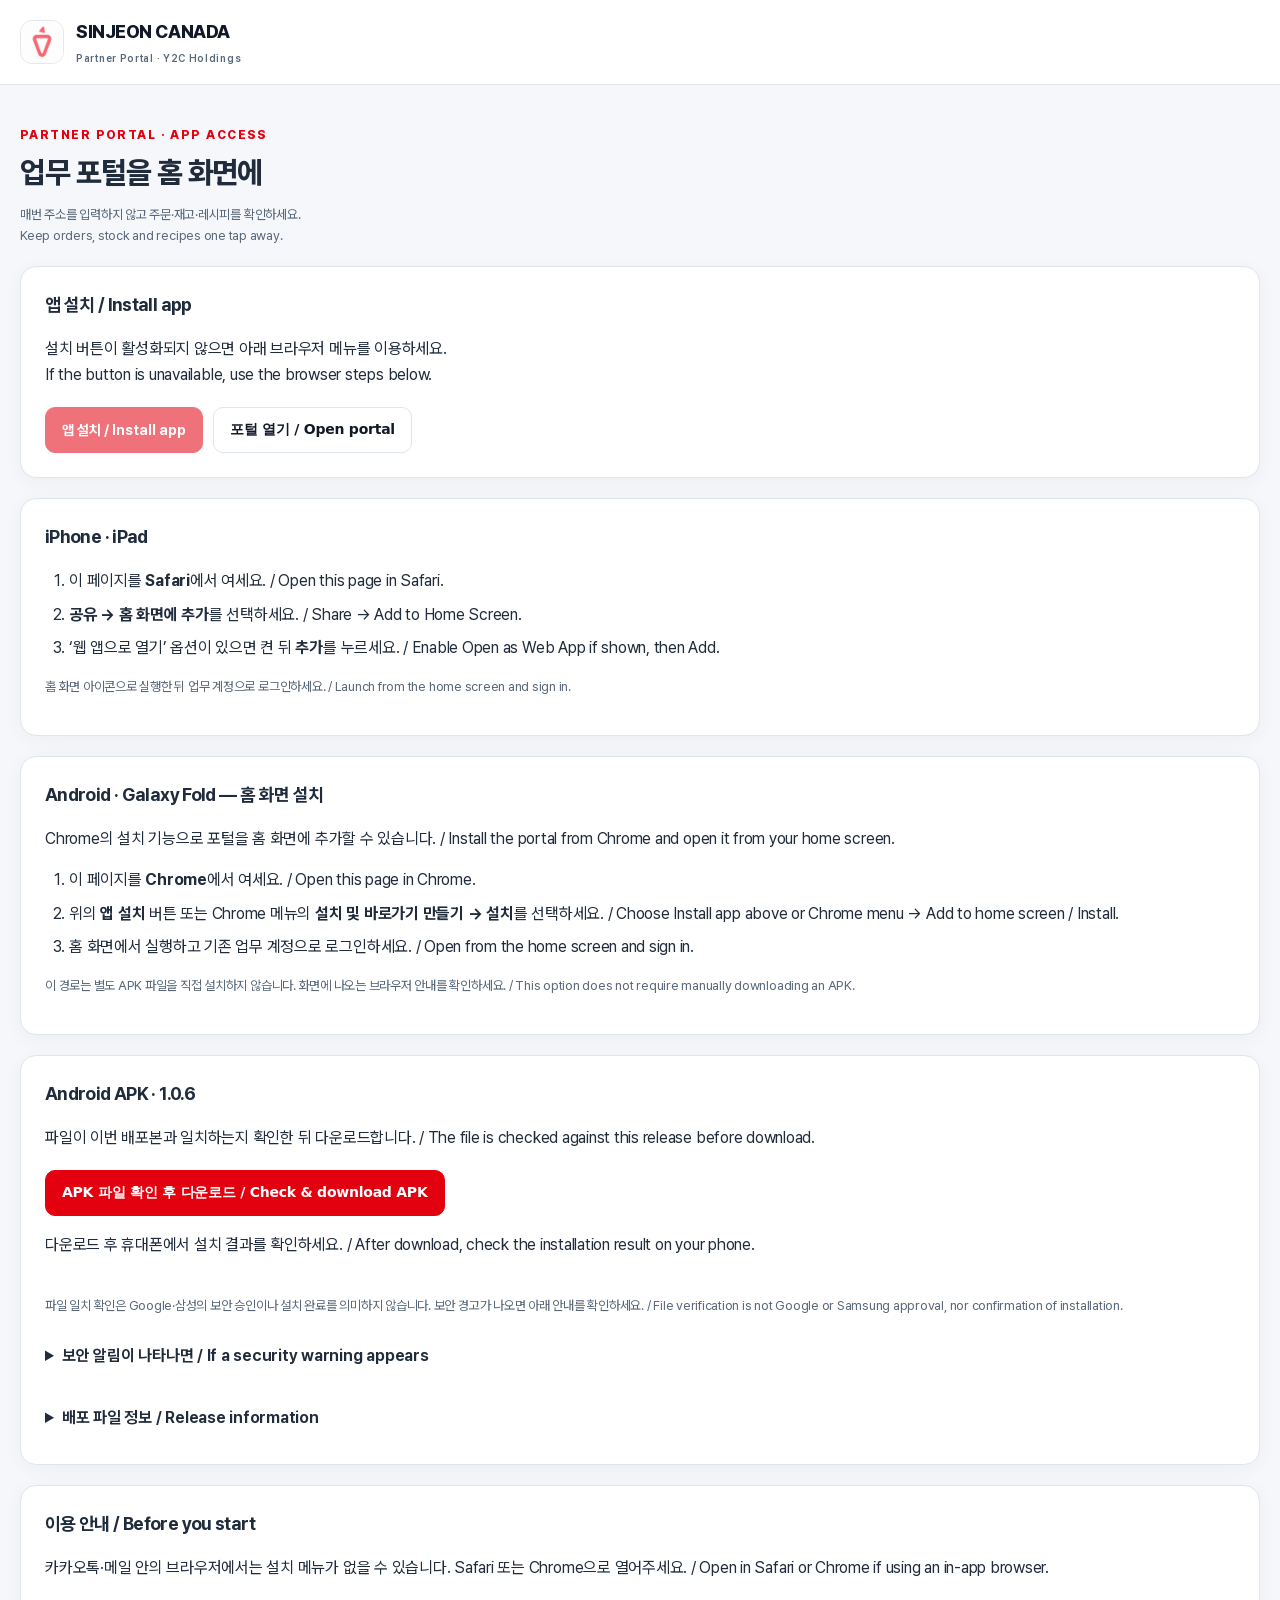
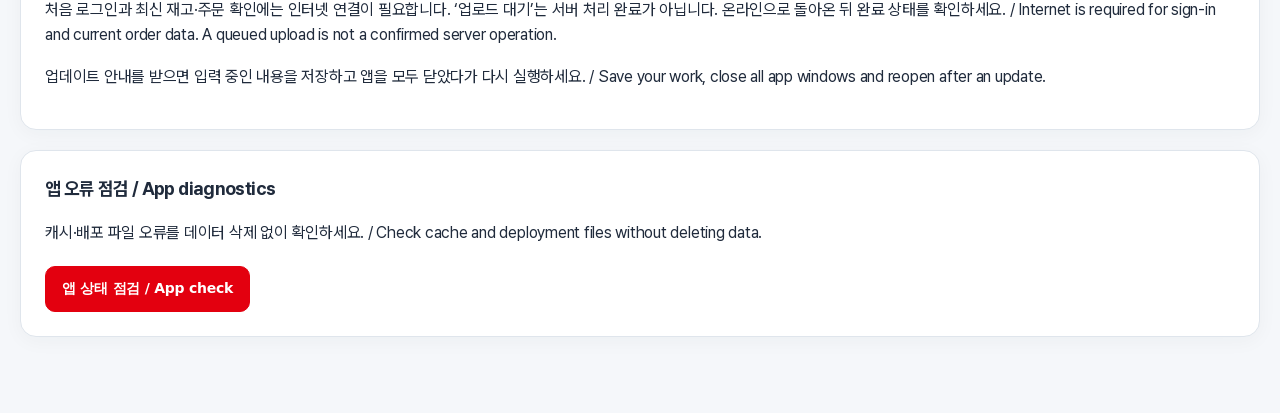
<file: install.html>
<!doctype html>
<html lang="ko"><head>
<meta charset="utf-8"><meta name="viewport" content="width=device-width,initial-scale=1,maximum-scale=5.0,user-scalable=yes,viewport-fit=cover">
<title>앱 설치 | SINJEON CANADA</title><meta name="theme-color" content="#FFFFFF">
<meta name="description" content="Install the SINJEON CANADA Partner Portal on your home screen.">
<link rel="manifest" href="manifest.json"><link rel="icon" href="favicon.png">
<link rel="apple-touch-icon" sizes="180x180" href="assets/icons/app-180.png">
<meta name="apple-mobile-web-app-capable" content="yes"><meta name="apple-mobile-web-app-title" content="SINJEON Portal"><meta name="apple-mobile-web-app-status-bar-style" content="default">
<link rel="stylesheet" href="assets/css/mobile.css"><link rel="stylesheet" href="assets/css/pwa.css"><script defer src="assets/js/pwa.js"></script><script defer src="assets/js/android-install.js"></script>
    <link rel="stylesheet" href="assets/css/workspace-ui.css">
    <script defer src="assets/js/workspace-ui.js"></script>
</head><body class="pwa-install-page portal-page portal-support">
<header class="workspace-support-header"><a href="index.html"><img src="assets/icons/app-192.png" alt=""><span>SINJEON CANADA<small>Partner Portal · Y2C Holdings</small></span></a></header>
<main><span class="pwa-eyebrow">PARTNER PORTAL · APP ACCESS</span><h1>업무 포털을 홈 화면에</h1><p class="pwa-muted">매번 주소를 입력하지 않고 주문·재고·레시피를 확인하세요.<br>Keep orders, stock and recipes one tap away.</p>
<section class="pwa-install-card" aria-labelledby="installTitle"><h2 id="installTitle">앱 설치 / Install app</h2><p id="installStatus" role="status" aria-live="polite">설치 버튼이 활성화되지 않으면 아래 브라우저 메뉴를 이용하세요.<br>If the button is unavailable, use the browser steps below.</p><div class="pwa-install-actions"><button id="installAppButton" type="button" disabled>앱 설치 / Install app</button><a href="index.html">포털 열기 / Open portal</a></div></section>
<section class="pwa-install-card"><h2>iPhone · iPad</h2><ol><li>이 페이지를 <strong>Safari</strong>에서 여세요. / Open this page in Safari.</li><li><strong>공유 → 홈 화면에 추가</strong>를 선택하세요. / Share → Add to Home Screen.</li><li>‘웹 앱으로 열기’ 옵션이 있으면 켠 뒤 <strong>추가</strong>를 누르세요. / Enable Open as Web App if shown, then Add.</li></ol><p class="pwa-muted">홈 화면 아이콘으로 실행한 뒤 업무 계정으로 로그인하세요. / Launch from the home screen and sign in.</p></section>
<section class="pwa-install-card"><h2>Android · Galaxy Fold — 홈 화면 설치</h2><p>Chrome의 설치 기능으로 포털을 홈 화면에 추가할 수 있습니다. / Install the portal from Chrome and open it from your home screen.</p><ol><li>이 페이지를 <strong>Chrome</strong>에서 여세요. / Open this page in Chrome.</li><li>위의 <strong>앱 설치</strong> 버튼 또는 Chrome 메뉴의 <strong>설치 및 바로가기 만들기 → 설치</strong>를 선택하세요. / Choose Install app above or Chrome menu → Add to home screen / Install.</li><li>홈 화면에서 실행하고 기존 업무 계정으로 로그인하세요. / Open from the home screen and sign in.</li></ol><p class="pwa-muted">이 경로는 별도 APK 파일을 직접 설치하지 않습니다. 화면에 나오는 브라우저 안내를 확인하세요. / This option does not require manually downloading an APK.</p></section>
<section class="pwa-install-card" aria-labelledby="apkTitle"><h2 id="apkTitle">Android APK · 1.0.6</h2><p>파일이 이번 배포본과 일치하는지 확인한 뒤 다운로드합니다. / The file is checked against this release before download.</p><div class="pwa-install-actions"><a id="downloadApkButton" href="apps/SinjeonPortal-1.0.6.apk" download>APK 파일 확인 후 다운로드 / Check &amp; download APK</a><button id="cancelApkDownload" type="button" hidden>취소 / Cancel</button></div><p id="apkDownloadStatus" role="status" aria-live="polite">다운로드 후 휴대폰에서 설치 결과를 확인하세요. / After download, check the installation result on your phone.</p><p class="pwa-muted">파일 일치 확인은 Google·삼성의 보안 승인이나 설치 완료를 의미하지 않습니다. 보안 경고가 나오면 아래 안내를 확인하세요. / File verification is not Google or Samsung approval, nor confirmation of installation.</p><details><summary>보안 알림이 나타나면 / If a security warning appears</summary><ul><li><strong>앱 검사 권장 / Scan recommended</strong>: 휴대폰이 제공하는 검사를 진행하고 결과를 확인하세요. / Use the device’s scan and review its result.</li><li><strong>유해한 앱 차단 / Harmful app blocked</strong>: 설치를 중단하고 정확한 경고 화면을 관리자에게 전달하세요. / Stop installation and send the exact warning to your administrator.</li><li><strong>인증되지 않은 출처·자동 차단 / Unknown source or Auto Blocker</strong>: 관리자에게 배포 경로를 확인하세요. 홈 화면 설치 경로도 사용할 수 있습니다. / Ask your administrator about distribution, or use the home-screen option above.</li></ul><p>앱이 휴대폰의 보호 기능을 끄거나 경고를 제거하지 않습니다. / This app does not disable device protection or suppress warnings.</p></details><details><summary>배포 파일 정보 / Release information</summary><p>앱: SINJEON Portal 1.0.6 · Android 7 이상<br>패키지: <code>com.sinjeoncanada.partnerportal</code><br>APK 권한: 인터넷 및 앱 내부 서명 권한. 연락처·SMS·접근성 권한 없음.<br>Permissions: internet and an internal signature permission; no contacts, SMS or accessibility permission.</p><p>앱·사이트 연결 확인 전에는 브라우저 주소창이 표시될 수 있습니다. / The browser address bar may appear before app–site verification completes.</p><p><a href="https://developers.google.com/android/play-protect/warning-dev-guidance?hl=ko" target="_blank" rel="noopener noreferrer">Google 공식 보안 경고 안내 / Official warning guidance</a></p></details></section>
<section class="pwa-install-card"><h2>이용 안내 / Before you start</h2><p>카카오톡·메일 안의 브라우저에서는 설치 메뉴가 없을 수 있습니다. Safari 또는 Chrome으로 열어주세요. / Open in Safari or Chrome if using an in-app browser.</p><p>처음 로그인과 최신 재고·주문 확인에는 인터넷 연결이 필요합니다. ‘업로드 대기’는 서버 처리 완료가 아닙니다. 온라인으로 돌아온 뒤 완료 상태를 확인하세요. / Internet is required for sign-in and current order data. A queued upload is not a confirmed server operation.</p><p>업데이트 안내를 받으면 입력 중인 내용을 저장하고 앱을 모두 닫았다가 다시 실행하세요. / Save your work, close all app windows and reopen after an update.</p></section>
<section class="pwa-install-card"><h2>앱 오류 점검 / App diagnostics</h2><p>캐시·배포 파일 오류를 데이터 삭제 없이 확인하세요. / Check cache and deployment files without deleting data.</p><div class="pwa-install-actions"><a href="app-health.html">앱 상태 점검 / App check</a></div></section>
<noscript><p>자동 설치 버튼을 사용하려면 JavaScript를 켜주세요. 위 브라우저 메뉴 안내는 그대로 이용할 수 있습니다.</p></noscript>
</main><script>if('serviceWorker' in navigator)window.addEventListener('load',function(){navigator.serviceWorker.register('sw.js', {updateViaCache:'none'}).catch(function(){});});</script>
</body></html>
</file>
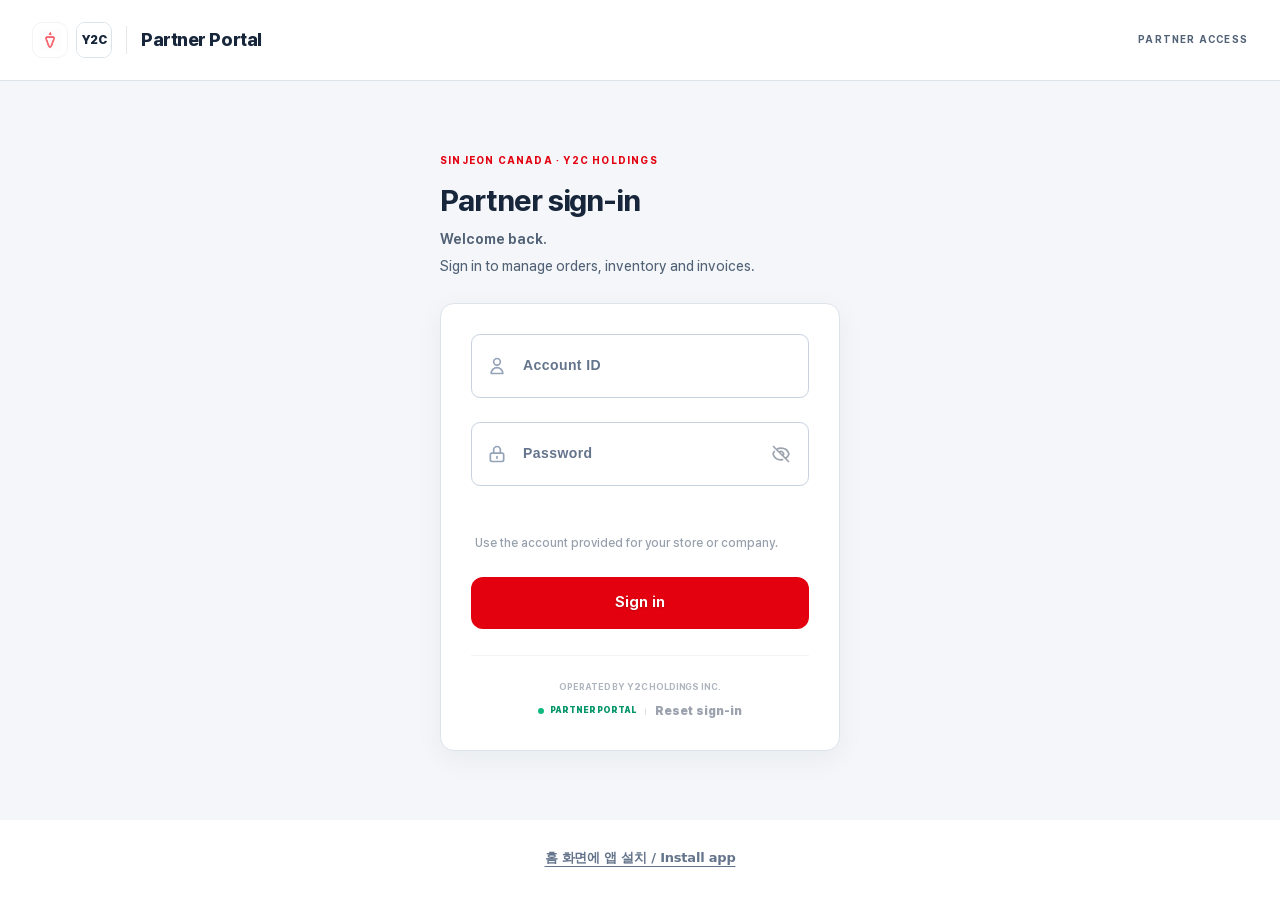
<file: invoice.html>
<!DOCTYPE html>
<!-- Partner portal invoice workspace: validated amounts, editable document dates and payment terms. -->
<html lang="en">
<head>
    <meta charset="UTF-8">
    <meta name="viewport" content="width=device-width, initial-scale=1.0, maximum-scale=5.0, user-scalable=yes, viewport-fit=cover, interactive-widget=resizes-content">
    
    <meta http-equiv="X-UA-Compatible" content="IE=edge">
    <meta name="color-scheme" content="light">
    <meta name="theme-color" content="#F8F9FA">
    <meta name="mobile-web-app-capable" content="yes">
    <meta name="apple-mobile-web-app-capable" content="yes">
    <meta name="apple-mobile-web-app-status-bar-style" content="default">
    <meta name="description" content="SINJEON CANADA Enterprise Advisory Invoice | Operated by Y2C Holdings">
    <meta name="robots" content="noindex, nofollow">
    
    <title>Invoices | SINJEON Partner Portal</title>
    
    <!-- 🚀 Resource Hints -->
    <link rel="preconnect" href="https://script.google.com" crossorigin>
    <link rel="dns-prefetch" href="https://script.google.com">

    <link rel="preload" href="favicon.png" as="image" type="image/png" fetchpriority="high">
    <link rel="icon" type="image/png" href="favicon.png">
    <link rel="apple-touch-icon" sizes="180x180" href="assets/icons/app-180.png">
    
    <!-- Ultra-premium Typography for Trade Documents -->
    <noscript></noscript>
    
    <!-- 🌟 [PDF 렌더링 엔진 탑재] -->
    <!-- PDF engine is bundled locally; no external renderer/CDN is required. -->

    <!-- 🚨 FOUC Preventer & White Screen Death Fix -->
    <style>
        .fouc-lock { opacity: 0 !important; visibility: hidden !important; }
    </style>
    <script>
        document.documentElement.classList.add('fouc-lock');
        window._foucTimer = setTimeout(function() {
            document.documentElement.classList.remove('fouc-lock');
            document.documentElement.style.opacity = '1';
            document.documentElement.style.visibility = 'visible';
            if(document.body) {
                document.body.classList.remove('fouc-lock');
                document.body.style.opacity = '1';
            }
        }, 800);

        window.addEventListener('load', function() {
            clearTimeout(window._foucTimer);
            document.documentElement.classList.remove('fouc-lock');
            document.documentElement.style.opacity = '1';
            document.documentElement.style.visibility = 'visible';
            if(document.body) {
                document.body.classList.remove('fouc-lock');
                document.body.style.opacity = '1';
            }
        });
        window.addEventListener('touchstart', function() {}, {passive: true});
        window.addEventListener('wheel', function() {}, {passive: true});
    </script>

    <!-- Tailwind CSS Engine -->
    
    

    

    <!-- Hyper-gap Enterprise Styling -->
    <style>
        :root {
            --sinjeon-pink: #E3000F; 
            --sinjeon-pink-dark: #B9000C;
            --premium-charcoal: #111827; 
            --bg-light: #F8F9FA;
            --y2c-gold: #D4AF37;
        }
        
        /* 🚨 [모바일 록다운] 100dvh 적용으로 스크롤 하단 짤림 방지 및 모바일 키보드 스퀴즈 방어 */
        html, body { 
            overscroll-behavior-y: none; 
            background-color: var(--bg-light) !important; 
            color: var(--premium-charcoal); 
            font-family: 'Inter', sans-serif; 
            margin: 0; padding: 0; min-height: 100dvh;
            -webkit-font-smoothing: antialiased; -moz-osx-font-smoothing: grayscale; 
            transform: translateZ(0); touch-action: manipulation;
        }

        /* Scrollbar aesthetics */
        ::-webkit-scrollbar { width: 8px; height: 8px; }
        ::-webkit-scrollbar-track { background: transparent; }
        ::-webkit-scrollbar-thumb { background: #cbd5e1; border-radius: 9999px; border: 2px solid var(--bg-light); }
        ::-webkit-scrollbar-thumb:hover { background: #94a3b8; }
        .hide-scrollbar::-webkit-scrollbar { display: none; }
        .hide-scrollbar { -ms-overflow-style: none; scrollbar-width: none; }

        /* Form Controls */
        .btn-solid-red {
            background-color: var(--sinjeon-pink); color: #ffffff; border: none; transition: all 0.3s cubic-bezier(0.16, 1, 0.3, 1); box-shadow: 0 4px 6px -1px rgba(227, 0, 15, 0.2);
        }
        .btn-solid-red:hover:not(:disabled) { background-color: var(--sinjeon-pink-dark); transform: translateY(-1px); box-shadow: 0 8px 15px -3px rgba(227, 0, 15, 0.3); }
        .btn-solid-red:active:not(:disabled) { transform: translateY(1px) scale(0.98); box-shadow: none; }
        .btn-solid-red:disabled { background-color: #cbd5e1; color: white; cursor: not-allowed; box-shadow: none; }

        .premium-input {
            appearance: none; -webkit-appearance: none; background: #ffffff; border: 1.5px solid #e2e8f0;
            color: var(--premium-charcoal); font-size: 13px !important; font-weight: 700; transition: all 0.3s ease;
            border-radius: 0.75rem; width: 100%; padding: 12px 14px;
        }
        .premium-input:focus { border-color: var(--premium-charcoal); outline: none; box-shadow: 0 0 0 3px rgba(17, 24, 39, 0.05); }
        .premium-input:disabled { background-color: #f1f5f9; color: #94a3b8; cursor: not-allowed; }

        /* Navigation */
        .nav-link { position: relative; color: #64748b; font-weight: 700; transition: color 0.2s ease; height: 100%; display: inline-flex; align-items: center; justify-content: center; padding: 0 4px; white-space: nowrap; }
        .nav-link:hover { color: var(--premium-charcoal); }
        .nav-link.active { color: var(--sinjeon-pink); }
        .nav-link.active::after { content: ''; position: absolute; bottom: 0; left: 0; width: 100%; height: 3px; background-color: var(--sinjeon-pink); border-radius: 3px 3px 0 0; }

        /* 🚨 Header Truncation Sync */
        .truncate-text { overflow: hidden; text-overflow: ellipsis; white-space: nowrap; max-width: 140px; display: inline-block; vertical-align: bottom; }
        @media (min-width: 640px) { .truncate-text { max-width: 200px; } }
        @media (min-width: 768px) { .truncate-text { max-width: 320px; } }

        /* Animations */
        .app-shell-enter { opacity: 0; transform: translateY(12px); animation: appShellFadeIn 0.6s cubic-bezier(0.2, 0.8, 0.2, 1) forwards; will-change: transform, opacity; }
        @keyframes appShellFadeIn { to { opacity: 1; transform: translateY(0); } }
        .shimmer-bg { background: linear-gradient(90deg, #f3f4f6 25%, #e5e7eb 50%, #f3f4f6 75%); background-size: 400% 100%; animation: shimmer 1.5s infinite ease-in-out; }
        
        #premiumToastContainer { position: fixed; top: auto; bottom: 100px; left: 50%; transform: translateX(-50%); z-index: 999999; display: flex; flex-direction: column; gap: 12px; pointer-events: none; align-items: center; width: 90%; max-width: 420px; }
        #premiumToastContainer > div { width: 100%; justify-content: center; }

        /* ==========================================================
            🌟 A4 Commercial Invoice Paper Architecture (content-preserving)
            ========================================================== */
        .a4-paper {
            width: 100%; 
            min-width: 794px; max-width: 794px; /* Exact A4 width in pixels at 96dpi */
            margin: 0 auto; background: white;
            box-shadow: var(--tw-shadow-paper); 
            overflow: visible;
            position: relative; transition: all 0.3s ease;
            min-height: 1122px; height: auto; max-height: none;
            /* 🚨 Micro-Padding 압축 적용 (위아래 여백을 30px로 축소하여 내부 공간 확보) */
            padding: 30px 45px; 
            box-sizing: border-box;
            display: flex; flex-direction: column;
        }
        
        /* 🌟 Y2C Watermark Engine */
        .a4-paper::before {
            content: "Y2C HOLDINGS";
            position: absolute;
            top: 50%; left: 50%;
            transform: translate(-50%, -50%) rotate(-45deg);
            font-family: 'Montserrat', sans-serif;
            font-size: 110px;
            font-weight: 900;
            color: rgba(243, 244, 246, 0.5); 
            white-space: nowrap;
            pointer-events: none;
            z-index: 0;
        }

        .invoice-content-wrapper { position: relative; z-index: 10; height: auto; flex: 1; display: flex; flex-direction: column; justify-content: space-between; }

        /* 🚨 [UX UPGRADE 1] Corporate Premium Redesign - Compact Table for 1-Page Fit */
        .invoice-table { width: 100%; border-collapse: separate; border-spacing: 0; }
        .invoice-table th { 
            background: transparent; font-family: 'Montserrat', sans-serif; font-size: 10px; font-weight: 900; 
            color: #475569; text-transform: uppercase; letter-spacing: 0.15em; 
            padding: 8px 10px; border-top: 1px solid #cbd5e1; border-bottom: 1px solid #cbd5e1; 
        }
        .invoice-table td { 
            /* 🚨 Micro-Padding Compression to guarantee 8 rows fit vertically */
            padding: 6px 10px; font-size: 11px; color: var(--ink); 
            border-bottom: 1px solid #f1f5f9; font-weight: 500; font-family: 'Inter', sans-serif; 
        }

        /* Y2C Official Image Logo container */
        .y2c-logo-container {
            width: 80px; height: 80px;
            display: flex; align-items: center; justify-content: flex-start;
        }
        .y2c-logo-container img {
            width: 100%; height: 100%; object-fit: contain; 
            font-family: 'Montserrat', sans-serif; font-weight: 900; font-size: 18px; color: var(--y2c-gold);
        }

        /* A4 export width; the full document may span several pages. */
        .pdf-export-mode {
            width: 794px !important;
            height: auto !important;
            max-width: 794px !important;
            max-height: none !important;
            margin: 0 !important;
            border-radius: 0 !important;
            box-shadow: none !important;
            transform: none !important;
            background-color: #ffffff !important;
            border: none !important;
            padding: 30px 45px !important; 
            box-sizing: border-box !important;
            overflow: visible !important;
        }

        /* Page-break avoidance for elements inside the PDF */
        .avoid-page-break { page-break-inside: avoid; break-inside: avoid; }

        .invoice-payment-note { margin-top: 16px; border-top: 1px solid #e5e7eb; padding-top: 10px; color: #4b5563; font-size: 9px; line-height: 1.6; }
        #docInvoiceNo { overflow-wrap: anywhere; }
        .invoice-source-note { margin-top: 10px; padding: 9px 11px; border: 1px solid #d6dce3; color: #465366; font-size: 9px; line-height: 1.65; overflow-wrap: anywhere; }
        .invoice-source-note[hidden] { display: none !important; }
        #docMemo { margin: 4px 0 0; white-space: pre-wrap; overflow-wrap: anywhere; }
        #invoiceDocument :is(#docClientName,#docClientAddress,#docClientAttn,#docClientBiz) { overflow-wrap: anywhere; }
        /* Native printing preserves every monthly line, total and remittance block. */
        @media print { 
            @page { size: A4; margin: 10mm 12mm; } 
            
            html, body { 
                width: auto !important;
                height: auto !important;
                min-height: 0 !important;
                margin: 0 !important; 
                padding: 0 !important; 
                overflow: visible !important;
                transform: none !important;
                background-color: #ffffff !important; 
                -webkit-print-color-adjust: exact; 
                print-color-adjust: exact; 
            }
            
            .no-print, header, aside, .lg\:hidden { display: none !important; }
            main { padding: 0 !important; margin: 0 !important; display: block !important; max-width: none !important; }
            .flex-col.lg\:flex-row { display: block !important; }
            #invoiceCanvasContainer, .invoice-paper-scroll { padding: 0 !important; margin: 0 !important; width: 100% !important; overflow: visible !important; border: 0 !important; }
            
            .a4-paper { 
                width: 100% !important;
                min-width: 0 !important;
                height: auto !important;
                min-height: 0 !important;
                max-width: none !important;
                max-height: none !important;
                margin: 0 auto !important; 
                padding: 0 !important;
                box-shadow: none !important; 
                border: none !important; 
                border-radius: 0 !important; 
                overflow: visible !important;
                box-sizing: border-box !important;
                display: block !important;
                page-break-after: auto !important;
                page-break-inside: auto !important;
                break-inside: auto !important;
                position: relative !important;
            }
            /* Print engines do not run screen entrance animations. Their initial
               opacity:0 must never turn a valid invoice into a blank PDF. */
            .app-shell-enter, .animate-slide-up, .animate-flash-update, .fouc-lock {
                opacity: 1 !important; visibility: visible !important;
                animation: none !important; transition: none !important; transform: none !important;
            }
            .invoice-content-wrapper { display: block !important; height: auto !important; }
            .invoice-table thead { display: table-header-group; }
            .invoice-table tr { page-break-inside: avoid; break-inside: avoid; }
            .invoice-content-wrapper > .avoid-page-break { margin-top: 3mm !important; }
            #docScopeNote, #docMemoBlock { margin-top: 2.5mm !important; padding: 7px 9px; }
            .invoice-payment-note { margin-top: 2.5mm !important; padding-top: 7px; }
            .invoice-content-wrapper > div:last-child { margin-top: 2.5mm !important; padding-top: 7px; break-before: avoid; page-break-before: avoid; }
            body.invoice-not-ready #invoiceDocument { display: none !important; }
            body.invoice-not-ready #invoicePrintNotice { display: block !important; padding: 20px; font-size: 14px; }
            .a4-paper::before { display: none !important; } /* 워터마크 인쇄 시 제거 */
        }
    </style>
    <link rel="stylesheet" href="assets/css/portal-shell.css">
    <link rel="stylesheet" href="assets/css/mobile.css">
    <link rel="stylesheet" href="assets/css/tailwind-invoice.css">
    <link rel="stylesheet" href="assets/css/design-system.css">
    <link rel="stylesheet" href="assets/css/experience.css">
    <link rel="manifest" href="manifest.json">
    <link rel="stylesheet" href="assets/css/pwa.css">
    <link rel="stylesheet" href="assets/css/workspace-ui.css">
    <link rel="stylesheet" href="assets/css/portal-refinement.css">
    <script defer src="assets/js/performance.js"></script>
    <script defer src="assets/js/workspace-ui.js"></script>
</head>

<body data-portal-page="invoice.html" id="mainBody" class="portal-page text-gray-800 selection:bg-[#E3000F] selection:text-white flex flex-col min-h-screen relative overflow-x-hidden fouc-lock" style="background-color: #F8F9FA; margin: 0; opacity: 0; transition: opacity 0.4s ease-out;">
    
    <!-- 🚨 1단계: 보안 축출 (Pre-routing - MASTER ONLY 록다운) & 화이트스크린 방어망 -->
    <script>
        (function() {
            var _sysRole = String(sessionStorage.getItem("y2c_role") || localStorage.getItem("y2c_role") || "").toUpperCase().trim();
            var _sysToken = String(sessionStorage.getItem("y2c_token") || localStorage.getItem("y2c_token") || "").trim();
            window.__INITIAL_ROLE__ = _sysRole;

            if (!_sysRole || _sysRole === "NULL" || !_sysToken || _sysToken.length < 10) {
                window.location.replace("index.html"); return;
            }
            if (_sysRole !== "MASTER") {
                window.location.replace("dashboard.html"); return;
            }

            // 🚨 FOUC 타이머 초기화 및 body 태그 강제 가시화 (White Screen Bug Fix)
            clearTimeout(window._foucTimer);
            document.documentElement.classList.remove("fouc-lock");
            document.documentElement.style.opacity = "1";
            document.documentElement.style.visibility = "visible";
            var mainBody = document.getElementById('mainBody');
            if (mainBody) {
                mainBody.classList.remove("fouc-lock");
                mainBody.style.opacity = "1";
            }
        })();
    </script>
    
    <noscript>
        <div style="position:fixed; top:0; left:0; width:100%; height:100%; background:#E3000F; color:#fff; display:flex; align-items:center; justify-content:center; z-index:99999; font-weight:bold; font-size:18px; font-family:sans-serif; flex-direction:column;">
            <span>JavaScript is Disabled</span>
            <span style="font-size:14px; margin-top:10px; opacity:0.8;">Please enable JavaScript to access the Partner Portal.</span>
        </div>
    </noscript>

    <!-- 🌟 프리미엄 헤더 (Dual Logo Synchronized & V88 Truncation Layout) -->
    <header data-portal-header class="bg-white/95 backdrop-blur-xl border-b border-gray-200 sticky top-0 z-40 no-print transform-gpu shadow-[0_2px_10px_rgba(0,0,0,0.02)]">
        <div data-portal-header-row class="max-w-[1600px] mx-auto px-4 sm:px-6 lg:px-8 flex items-center justify-between h-[70px] lg:h-[80px]">

            <div data-portal-brand class="flex items-center gap-3 sm:gap-4 shrink-0 w-auto lg:w-[320px]">
                <div class="flex items-center gap-2">
                    <div class="w-9 h-9 sm:w-11 sm:h-11 flex items-center justify-center bg-white rounded-xl shadow-sm border border-gray-100 p-1.5 transform hover:scale-105 transition-transform duration-300 relative overflow-hidden group cursor-pointer" role="link" tabindex="0" aria-label="Portal home" onclick="window.location.href=window.__INITIAL_ROLE__==='VENDOR'?'admin.html':'dashboard.html'" onkeydown="if(event.key==='Enter')window.location.href=window.__INITIAL_ROLE__==='VENDOR'?'admin.html':'dashboard.html'">
                        <img src="favicon.png" fetchpriority="high" decoding="async" onerror="this.onerror=null; this.src='Sinjeon_Logo_Pink.png';" alt="Sinjeon Logo" class="w-full h-full object-contain relative z-10">
                        <div class="absolute inset-0 w-[200%] h-[100%] bg-gradient-to-r from-transparent via-white/50 to-transparent -translate-x-full group-hover:animate-shimmer z-20"></div>
                    </div>
                    <div class="w-9 h-9 sm:w-11 sm:h-11 flex items-center justify-center bg-white rounded-full shadow-sm border-[2px] border-[#D4AF37] transform hover:scale-105 transition-transform duration-300 overflow-hidden relative group">
                        <div class="absolute inset-0 bg-gradient-to-br from-white to-gray-50 flex items-center justify-center">
                            <span class="font-black text-[#D4AF37] text-[10px] sm:text-[12px] tracking-tighter" style="text-shadow: 0 1px 2px rgba(0,0,0,0.08);">Y2C</span>
                        </div>
                        <div class="absolute inset-0 w-[200%] h-[100%] bg-gradient-to-r from-transparent via-white/60 to-transparent -translate-x-full group-hover:animate-shimmer z-20"></div>
                    </div>
                </div>
                <div class="flex items-baseline gap-2 pl-3 sm:pl-4 border-l-[1.5px] border-gray-200">
                    <span class="font-montserrat text-lg lg:text-xl font-black text-[var(--premium-charcoal)] tracking-tight whitespace-nowrap" style="text-shadow: 0 0 10px rgba(0,0,0,0.05);">Partner Portal</span>
                    <span class="text-[9px] font-bold tracking-[0.2em] text-[#E3000F] uppercase whitespace-nowrap hidden xl:inline-block">Operated by Y2C</span>
                </div>
            </div>

            <nav aria-label="Primary navigation" data-portal-navigation class="hidden lg:flex items-center justify-center flex-1 h-full gap-5 xl:gap-8 px-4 min-w-0">
                <a href="dashboard.html" id="navDashboard" class="nav-link text-[12px] xl:text-[13px] tracking-wide hidden" data-i18n="nav_dashboard">Dashboard</a>
                <a href="items.html" id="navCatalog" class="nav-link text-[12px] xl:text-[13px] tracking-wide hidden" data-i18n="nav_catalog">Item Catalog</a>
                <a href="recipes.html" id="navRecipes" class="nav-link text-[12px] xl:text-[13px] tracking-wide hidden" data-i18n="nav_recipes">Recipes</a>
                <a href="admin.html" id="navAdmin" class="nav-link text-[12px] xl:text-[13px] tracking-wide hidden" data-i18n="nav_admin">Administration</a>
                <a href="invoice.html" id="navInvoice" aria-current="page" class="nav-link active text-[12px] xl:text-[13px] tracking-wide hidden" data-i18n="nav_invoice">Advisory Invoice</a>
            </nav>

            <div data-portal-account class="hidden lg:flex items-center justify-end gap-3 sm:gap-4 shrink-0 w-auto lg:w-[280px]">
                <div class="flex bg-gray-100 p-0.5 rounded-lg border border-gray-200 shadow-sm mr-2">
                    <button onclick="changeLanguage('en')" id="lang_en" class="px-2.5 py-1 text-[10px] font-black rounded-md text-gray-400 hover:text-gray-600 transition-all focus:outline-none">EN</button>
                    <button onclick="changeLanguage('ko')" id="lang_ko" class="px-2.5 py-1 text-[10px] font-black rounded-md text-gray-400 hover:text-gray-600 transition-all focus:outline-none">KR</button>
                </div>
                <div class="flex items-center space-x-2 sm:space-x-3 bg-white py-1.5 px-3 rounded-full border border-gray-200 shadow-sm shrink-0">
                    <span class="flex h-2 w-2 relative hidden sm:flex shrink-0">
                        <span class="animate-ping absolute inline-flex h-full w-full rounded-full bg-emerald-400 opacity-75"></span>
                        <span class="relative inline-flex rounded-full h-2 w-2 bg-emerald-500"></span>
                    </span>
                    <span id="userNameDisplay" class="text-[10px] sm:text-xs font-extrabold text-[var(--premium-charcoal)] truncate max-w-[70px] sm:max-w-[100px] font-inter">Loading...</span>
                    <span id="userRoleBadge" class="hidden shrink-0 px-2 py-0.5 text-[9px] font-black bg-red-50 text-[#E3000F] rounded border border-red-100 uppercase tracking-widest font-mono"></span>
                    <button type="button" id="logoutBtn" aria-label="Logout" class="shrink-0 text-[10px] font-bold text-gray-500 hover:text-[#E3000F] px-2 py-1 rounded transition-all cursor-pointer tracking-widest uppercase sm:ml-1 focus:outline-none" data-i18n="logout">LOGOUT</button>
                </div>
            </div>
        </div>
    </header>

    <!-- 🚨 모바일 네비게이션 -->
    <div data-portal-mobile-navigation role="navigation" aria-label="Compact navigation" class="lg:hidden flex overflow-x-auto hide-scrollbar bg-white border-b border-gray-100 py-2 px-4 gap-2 no-print shrink-0 whitespace-nowrap" style="padding-bottom: max(env(safe-area-inset-bottom), 0.5rem);">
        <a href="dashboard.html" id="navDashboard_mob" class="hidden px-3 py-1.5 rounded-lg text-[10px] font-black text-gray-500 hover:bg-gray-50 whitespace-nowrap" data-i18n="nav_dashboard">Dashboard</a>
        <a href="items.html" id="navCatalog_mob" class="hidden px-3 py-1.5 rounded-lg text-[10px] font-black text-gray-500 hover:bg-gray-50 whitespace-nowrap" data-i18n="nav_catalog">Item Catalog</a>
        <a href="recipes.html" id="navRecipes_mob" class="hidden px-3 py-1.5 rounded-lg text-[10px] font-black text-gray-500 hover:bg-gray-50 whitespace-nowrap" data-i18n="nav_recipes">Recipes</a>
        <a href="admin.html" id="navAdmin_mob" class="hidden px-3 py-1.5 rounded-lg text-[10px] font-black text-gray-500 hover:bg-gray-50 whitespace-nowrap" data-i18n="nav_admin">Administration</a>
        <a href="invoice.html" id="navInvoice_mob" aria-current="page" class="hidden px-3 py-1.5 rounded-lg text-[10px] font-black text-gray-500 hover:bg-gray-50 whitespace-nowrap" data-i18n="nav_invoice">Advisory Invoice</a>
    </div>

    <!-- 🚨 권한 기반 라우팅 동적으로 해제 -->
    <script>
        (function() {
            var role = window.__INITIAL_ROLE__;
            if (role === 'MASTER' || role === 'PARTNER') {
                ['navDashboard', 'navDashboard_mob', 'navRecipes', 'navRecipes_mob'].forEach(function(id) { var el = document.getElementById(id); if (el) el.classList.remove('hidden'); });
            }
            if (role === 'MASTER' || role === 'VENDOR' || role === 'PARTNER') {
                ['navCatalog', 'navCatalog_mob'].forEach(function(id) { var el = document.getElementById(id); if (el) el.classList.remove('hidden'); });
            }
            if (role === 'MASTER' || role === 'VENDOR') {
                ['navAdmin', 'navAdmin_mob'].forEach(function(id) { var el = document.getElementById(id); if (el) el.classList.remove('hidden'); });
            }
            if (role === 'MASTER') {
                ['navInvoice', 'navInvoice_mob'].forEach(function(id) { var el = document.getElementById(id); if (el) el.classList.remove('hidden'); });
            }
        })();
    </script>

    <!-- 📊 메인 컨텐츠 영역 -->
    <main class="workspace-paper-main flex-grow max-w-[1600px] w-full mx-auto px-4 sm:px-6 lg:px-8 py-8 sm:py-10 app-shell-enter relative pb-32">
        
        <header class="mb-6 sm:mb-8 no-print">
            <h2 class="font-montserrat text-2xl sm:text-3xl font-black text-[var(--premium-charcoal)] tracking-tight flex items-center gap-3">
                <span data-copy-en="Invoices" data-copy-ko="정산 인보이스">Invoices</span>
                <span class="px-2 py-1 bg-[#111827] text-white text-[9px] font-black rounded uppercase tracking-widest align-middle ml-2" data-copy-en="Head office" data-copy-ko="본사 전용">Head office</span>
            </h2>
            <p class="text-xs sm:text-sm font-bold text-gray-500 mt-2 tracking-wide font-inter" data-copy-en="Review monthly fees, set the issue date and payment due date, then download your invoice." data-copy-ko="월별 수수료를 확인하고 발행일과 지급기한을 정한 뒤 인보이스를 내려받으세요.">Review monthly fees, set the issue date and payment due date, then download your invoice.</p>
        </header>

        <!-- 🌟 좌우 레이아웃 컨테이너 (Control Left, Canvas Right) -->
        <div class="invoice-workbench-layout flex flex-col lg:flex-row gap-6 sm:gap-8 items-start">
            
            <!-- 🎛️ 좌측 통제 패널 (Control Sidebar) -->
            <aside id="invoiceControls" class="w-full lg:w-[320px] xl:w-[340px] shrink-0 bg-white border border-gray-200 rounded-[1.5rem] p-5 sm:p-6 shadow-sm sticky top-24 no-print flex flex-col gap-4 sm:gap-5">
                
                <div>
                    <label class="block text-[10px] font-black text-gray-400 uppercase tracking-widest mb-2 ml-1" for="invClientSelector" data-copy-en="Target Franchise" data-copy-ko="가맹점">Target Franchise</label>
                    <div class="relative">
                        <select id="invClientSelector" class="premium-input bg-gray-50 cursor-pointer appearance-none text-ellipsis pr-8">
                            <option value="" data-copy-en="Loading franchises…" data-copy-ko="가맹점을 불러오는 중…">Loading franchises…</option>
                        </select>
                        <div class="pointer-events-none absolute inset-y-0 right-0 flex items-center pr-3 text-gray-500"><svg class="w-4 h-4" fill="none" stroke="currentColor" viewBox="0 0 24 24"><path stroke-linecap="round" stroke-linejoin="round" stroke-width="2.5" d="M19 9l-7 7-7-7"></path></svg></div>
                    </div>
                </div>
                
                <div>
                    <label class="block text-[10px] font-black text-gray-400 uppercase tracking-widest mb-2 ml-1" for="invYearSelector" data-copy-en="Fiscal Year" data-copy-ko="정산 연도">Fiscal Year</label>
                    <div class="relative">
                        <select id="invYearSelector" class="premium-input bg-gray-50 cursor-pointer appearance-none text-ellipsis pr-8"></select>
                        <div class="pointer-events-none absolute inset-y-0 right-0 flex items-center pr-3 text-gray-500"><svg class="w-4 h-4" fill="none" stroke="currentColor" viewBox="0 0 24 24"><path stroke-linecap="round" stroke-linejoin="round" stroke-width="2.5" d="M19 9l-7 7-7-7"></path></svg></div>
                    </div>
                </div>

                <div class="grid grid-cols-2 gap-3">
                    <div>
                        <label class="block text-[10px] font-black text-gray-400 uppercase tracking-widest mb-2 ml-1" for="invStartSelector" data-copy-en="Start Month" data-copy-ko="시작 월">Start Month</label>
                        <div class="relative">
                            <select id="invStartSelector" class="premium-input bg-gray-50 cursor-pointer px-2 appearance-none text-center"></select>
                            <div class="pointer-events-none absolute inset-y-0 right-0 flex items-center pr-2 text-gray-400"><svg class="w-3 h-3" fill="none" stroke="currentColor" viewBox="0 0 24 24"><path stroke-linecap="round" stroke-linejoin="round" stroke-width="2"></path></svg></div>
                        </div>
                    </div>
                    <div>
                        <label class="block text-[10px] font-black text-gray-400 uppercase tracking-widest mb-2 ml-1" for="invEndSelector" data-copy-en="End Month" data-copy-ko="종료 월">End Month</label>
                        <div class="relative">
                            <select id="invEndSelector" class="premium-input bg-gray-50 cursor-pointer px-2 appearance-none text-center"></select>
                            <div class="pointer-events-none absolute inset-y-0 right-0 flex items-center pr-2 text-gray-400"><svg class="w-3 h-3" fill="none" stroke="currentColor" viewBox="0 0 24 24"><path stroke-linecap="round" stroke-linejoin="round" stroke-width="2"></path></svg></div>
                        </div>
                    </div>
                </div>

                <div class="invoice-quick-actions" role="group" aria-label="Billing period shortcuts">
                    <button type="button" id="btnInvoicePrevMonth" data-copy-en="Previous month" data-copy-ko="지난달">Previous month</button>
                    <button type="button" id="btnInvoiceFullYear" data-copy-en="Selected year" data-copy-ko="선택 연도 전체">Selected year</button>
                </div>
                <p id="invoicePeriodValidation" class="invoice-validation-message" role="alert" hidden></p>
                <fieldset class="invoice-date-section">
                    <legend data-copy-en="Issue & payment" data-copy-ko="발행일 · 지급기한">Issue &amp; payment</legend>
                    <div class="invoice-date-grid">
                        <div class="invoice-date-field">
                            <label for="invIssueDate" data-copy-en="Issue date" data-copy-ko="발행일">Issue date</label>
                            <input type="date" id="invIssueDate" class="premium-input" min="1900-01-01" max="9999-12-31" required aria-describedby="invoiceDateHint invoiceDateValidation">
                        </div>
                        <div class="invoice-date-field">
                            <label for="invPaymentTerms" data-copy-en="Payment terms" data-copy-ko="지급 조건">Payment terms</label>
                            <select id="invPaymentTerms" class="premium-input" aria-describedby="invoiceDateHint">
                                <option value="0" data-copy-en="Due on issue date" data-copy-ko="발행 당일">Due on issue date</option>
                                <option value="7" data-copy-en="Net 7 days" data-copy-ko="발행일 + 7일">Net 7 days</option>
                                <option value="14" selected data-copy-en="Net 14 days" data-copy-ko="발행일 + 14일">Net 14 days</option>
                                <option value="30" data-copy-en="Net 30 days" data-copy-ko="발행일 + 30일">Net 30 days</option>
                                <option value="custom" data-copy-en="Custom due date" data-copy-ko="지급기한 직접 지정">Custom due date</option>
                            </select>
                        </div>
                        <div class="invoice-date-field invoice-date-full">
                            <label for="invDueDate" data-copy-en="Payment due date" data-copy-ko="지급기한 · 입금 요청일">Payment due date</label>
                            <input type="date" id="invDueDate" class="premium-input" max="9999-12-31" required aria-describedby="invoiceDateHint invoiceDateValidation">
                        </div>
                    </div>
                    <p id="invoiceDateHint" class="invoice-date-hint" data-copy-en="Dates are printed on the invoice. Set the payment date agreed with your client; editing it does not schedule a bank transfer." data-copy-ko="선택한 날짜가 인보이스에 표시됩니다. 거래처와 합의한 지급기한을 입력하세요. 실제 입금이 예약되는 기능은 아닙니다.">Dates are printed on the invoice. Set the payment date agreed with your client; editing it does not schedule a bank transfer.</p>
                    <p id="invoiceTermsSummary" class="invoice-terms-summary" aria-live="polite"></p>
                    <p id="invoiceDateValidation" class="invoice-validation-message" role="alert" hidden></p>
                    <p id="invoiceDateAdvisory" class="invoice-advisory" role="status" hidden></p>
                </fieldset>

                <!-- 🚨 다이내믹 수수료율 셋업 (0.0% ~ 4.0%) -->
                <div class="border-t border-gray-100 my-1 pt-4">
                    <h4 class="text-[11px] font-black text-[#E3000F] uppercase tracking-widest mb-3" data-copy-en="Fee rates" data-copy-ko="수수료율">Fee rates</h4>
                    <div class="mb-3">
                        <label class="block text-[10px] font-black text-gray-500 uppercase tracking-widest mb-2 ml-1" for="invAdvisoryRate" data-copy-en="Advisory Fee (자문료)" data-copy-ko="자문료율">Advisory Fee (자문료)</label>
                        <div class="relative">
                            <select id="invAdvisoryRate" class="premium-input bg-white cursor-pointer border-[#D4AF37] text-gray-700 appearance-none text-ellipsis pr-8"></select>
                            <div class="pointer-events-none absolute inset-y-0 right-0 flex items-center pr-3 text-gray-500"><svg class="w-4 h-4" fill="none" stroke="currentColor" viewBox="0 0 24 24"><path stroke-linecap="round" stroke-linejoin="round" stroke-width="2.5" d="M19 9l-7 7-7-7"></path></svg></div>
                        </div>
                    </div>
                    <div>
                        <label class="block text-[10px] font-black text-gray-500 uppercase tracking-widest mb-2 ml-1" for="invAdFeeRate" data-copy-en="Advertising Fee (광고비)" data-copy-ko="광고비율">Advertising Fee (광고비)</label>
                        <div class="relative">
                            <select id="invAdFeeRate" class="premium-input bg-white cursor-pointer border-[#D4AF37] text-gray-700 appearance-none text-ellipsis pr-8"></select>
                            <div class="pointer-events-none absolute inset-y-0 right-0 flex items-center pr-3 text-gray-500"><svg class="w-4 h-4" fill="none" stroke="currentColor" viewBox="0 0 24 24"><path stroke-linecap="round" stroke-linejoin="round" stroke-width="2.5" d="M19 9l-7 7-7-7"></path></svg></div>
                        </div>
                    </div>
                </div>

                <div class="invoice-date-field">
                    <label for="invInvoiceReference" data-copy-en="Invoice number (optional)" data-copy-ko="인보이스 번호 (선택)">Invoice number (optional)</label>
                    <input id="invInvoiceReference" class="premium-input" data-copy-placeholder-en="Automatic" data-copy-placeholder-ko="자동 생성" type="text" maxlength="64" autocomplete="off" placeholder="Automatic" aria-describedby="invoiceReferenceHint">
                    <p id="invoiceReferenceHint" class="invoice-date-hint" data-copy-en="Leave blank to create a reference from the client, billing period and issue date." data-copy-ko="비워두면 가맹점·정산기간·발행일을 기준으로 번호가 생성됩니다.">Leave blank to create a reference from the client, billing period and issue date.</p>
                </div>

                <div class="invoice-date-field invoice-note-field">
                    <label for="invNote" data-copy-en="Note on invoice · optional" data-copy-ko="인보이스 메모 · 선택">Note on invoice · optional</label>
                    <textarea id="invNote" rows="3" maxlength="300" aria-describedby="invoiceNoteHint invoiceTextValidation" placeholder=""></textarea>
                    <p id="invoiceNoteHint" class="invoice-date-hint" data-copy-en="Up to 300 characters / 4 lines. This note is included in the PDF." data-copy-ko="300자·4줄 이내로 입력하세요. 이 메모는 PDF에도 표시됩니다.">Up to 300 characters / 4 lines. This note is included in the PDF.</p>
                    <p id="invoiceTextValidation" class="invoice-validation-message" role="alert" hidden></p>
                </div>
                <details class="invoice-draft-tools">
                    <summary data-copy-en="Keep these settings" data-copy-ko="작성 설정 보관">Keep these settings</summary>
                    <p class="invoice-date-hint" data-copy-en="Saved only in this tab for up to 24 hours. Sales and review confirmation are never saved; restore settings and fetch again." data-copy-ko="이 탭에만 최대 24시간 보관합니다. 매출·확인 상태는 저장하지 않으며, 불러온 뒤 다시 조회해야 합니다.">Saved only in this tab for up to 24 hours. Sales and review confirmation are never saved; restore settings and fetch again.</p>
                    <div class="invoice-quick-actions">
                        <button type="button" id="btnSaveInvoiceSettings" data-copy-en="Save settings" data-copy-ko="설정 저장">Save settings</button>
                        <button type="button" id="btnRestoreInvoiceSettings" disabled data-copy-en="Restore" data-copy-ko="불러오기">Restore</button>
                        <button type="button" id="btnClearInvoiceSettings" data-copy-en="Clear saved" data-copy-ko="저장 삭제">Clear saved</button>
                    </div>
                    <p id="invoiceDraftStatus" class="invoice-date-hint" role="status" aria-live="polite"></p>
                </details>
                <div class="mt-1 space-y-2.5">
                    <button type="button" id="btnGenerateInvoice" class="bg-[var(--premium-charcoal)] hover:bg-[#E3000F] text-white py-3.5 rounded-xl font-black text-[12px] uppercase tracking-widest transition-colors w-full shadow-sm focus:outline-none" disabled>
                        Loading franchises…
                    </button>
                    <button type="button" id="btnExportPDF" class="btn-solid-red py-3.5 rounded-xl font-black text-[12px] uppercase tracking-widest transition-all w-full flex items-center justify-center gap-2 focus:outline-none" disabled>
                        <svg class="w-4 h-4" fill="none" stroke="currentColor" viewBox="0 0 24 24"><path stroke-linecap="round" stroke-linejoin="round" stroke-width="2" d="M4 16v1a3 3 0 003 3h10a3 3 0 003-3v-1m-4-4l-4 4m0 0l-4-4m4 4V4"></path></svg> <span data-copy-en="Download PDF" data-copy-ko="PDF 다운로드">Download PDF</span>
                    </button>
                    <button type="button" id="btnCancelInvoice" class="invoice-secondary-button" hidden data-copy-en="Cancel this preview" data-copy-ko="이번 조회 취소">Cancel this preview</button>
                </div>
            </aside>

            <!-- 🌟 우측 블랭크 인보이스 A4 렌더링 영역 (PDF Export Target) -->
            <section id="invoiceCanvasContainer" class="flex-1 w-full overflow-x-auto pb-8 animate-slide-up">
                
                <!-- Read-only source for invoice preview, print and dedicated PDF export. -->
                <div class="invoice-review-panel no-print" aria-label="Invoice review">
                    <div class="invoice-review-heading"><h3 data-copy-en="Review before sending" data-copy-ko="발송 전 확인">Review before sending</h3><span id="invoiceStateBadge" class="invoice-state-badge">Draft</span></div>
                    <p id="invoiceResultStatus" role="status" aria-live="polite" aria-atomic="true">Select a franchise and billing period to prepare an invoice.</p>
                    <p id="invoiceErrorDetail" class="invoice-validation-message" role="alert" hidden></p>
                    <dl class="invoice-summary-grid">
                        <div><dt data-copy-en="Billing period" data-copy-ko="정산기간">Billing period</dt><dd id="reviewPeriod">—</dd></div>
                        <div><dt data-copy-en="Sales basis · CAD" data-copy-ko="대상 매출 · CAD">Sales basis · CAD</dt><dd id="reviewSales">—</dd></div>
                        <div><dt data-copy-en="Fees due · CAD" data-copy-ko="청구 수수료 · CAD">Fees due · CAD</dt><dd id="reviewFees">—</dd></div>
                        <div><dt data-copy-en="Payment due" data-copy-ko="지급기한">Payment due</dt><dd id="reviewDue">—</dd></div>
                    </dl>
                    <p id="invoiceCoverageNote" class="invoice-advisory" hidden></p>
                    <div id="invoiceReviewAckGroup" class="invoice-review-ack" hidden>
                        <label for="invoiceReviewAck"><input type="checkbox" id="invoiceReviewAck"><span data-copy-en="I reviewed these source-data limitations. Export only the returned, reconciled sales with the scope note shown on the invoice." data-copy-ko="원본 자료의 주의사항을 확인했습니다. 문서의 집계 범위 안내를 유지하고, 반환·대사된 매출만 출력합니다.">I reviewed these source-data limitations. Export only the returned, reconciled sales with the scope note shown on the invoice.</span></label>
                    </div>
                    <details id="invoiceAuditPanel" class="invoice-audit" hidden>
                        <summary data-copy-en="Monthly reconciliation · CAD" data-copy-ko="월별 매출·수수료 대사 · CAD">Monthly reconciliation · CAD</summary>
                        <div class="invoice-audit-scroll" role="region" tabindex="0" aria-label="Monthly invoice reconciliation">
                            <table class="invoice-audit-table">
                                <thead><tr><th scope="col" data-copy-en="Month" data-copy-ko="월">Month</th><th scope="col">POS</th><th scope="col" data-copy-en="Delivery" data-copy-ko="배달">Delivery</th><th scope="col" data-copy-en="Sales" data-copy-ko="매출">Sales</th><th scope="col" data-copy-en="Fees" data-copy-ko="수수료">Fees</th><th scope="col" data-copy-en="Source status" data-copy-ko="자료 상태">Source status</th></tr></thead>
                                <tbody id="invoiceAuditRows"></tbody>
                            </table>
                        </div>
                    </details>
                    <p id="invoiceCheckedAt" class="invoice-checked-at" hidden></p>
                    <p class="invoice-preview-help" data-copy-en="The preview is not a saved invoice register or proof of payment. On a small screen, scroll the paper horizontally to review it." data-copy-ko="미리보기는 서버 발행 대장이나 입금 확인 내역이 아닙니다. 작은 화면에서는 문서를 좌우로 이동해 확인하세요.">The preview is not a saved invoice register or proof of payment. On a small screen, scroll the paper horizontally to review it.</p>
                </div>
                <div class="invoice-export-status no-print" aria-live="polite" aria-atomic="true">
                    <span class="invoice-engine-badge" data-copy-en="Local PDF engine" data-copy-ko="내장 PDF 엔진">Local PDF engine</span>
                    <p id="invoiceExportStatus" data-copy-en="PDF is prepared in this browser. No external PDF service is used. The PDF uses a dedicated A4 layout; use Print to preserve the preview layout and selectable text." data-copy-ko="이 브라우저에서 PDF를 생성합니다. 외부 PDF 서비스로 보내지 않습니다. PDF는 전용 A4 레이아웃입니다. 화면 문서 그대로 저장하거나 텍스트 선택이 필요하면 인쇄를 이용하세요.">PDF is prepared in this browser. No external PDF service is used. The PDF uses a dedicated A4 layout; use Print to preserve the preview layout and selectable text.</p>
                </div>
                <div class="invoice-paper-scroll" role="region" tabindex="0" aria-label="A4 invoice preview">
                <p id="invoicePrintNotice" data-copy-en="Generate an invoice with the current selections before printing." data-copy-ko="현재 조건으로 인보이스를 다시 생성한 뒤 인쇄해 주세요." style="display:none">Generate an invoice with the current selections before printing.</p>
                <div class="a4-paper shadow-paper" id="invoiceDocument" aria-label="Invoice preview">
                    
                    <div class="invoice-content-wrapper">
                        
                        <div> <!-- Header & Content Wrapper -->
                            <!-- 🌟 Header: Official Y2C Holdings Premium Branding -->
                            <div class="flex justify-between items-start border-b-4 border-[#111827] relative pb-4 mb-5 avoid-page-break">
                                <!-- 🚨 Enterprise Red Accent Line -->
                                <div class="absolute bottom-0 left-0 w-full h-[1px] bg-[#E3000F] translate-y-[4px]"></div>
                                
                                <div class="flex items-center gap-4">
                                    <div class="y2c-logo-container">
                                        <img src="y2c_holdings_logo.png" alt="Y2C Holdings Inc." onerror="this.style.display='none'; this.nextElementSibling.style.display='block';">
                                        <span style="display:none;" class="font-montserrat font-black text-2xl text-[#D4AF37] tracking-tighter">Y2C HOLDINGS</span>
                                    </div>
                                    <div class="pl-4 border-l border-gray-300">
                                        <h1 class="font-montserrat text-[22px] font-black text-[#111827] tracking-wider uppercase leading-tight" id="docHqName">Y2C HOLDINGS<br>INC.</h1>
                                        <p class="text-[8px] font-bold text-gray-500 mt-1.5 tracking-[0.15em] uppercase">Global Franchise Operations</p>
                                    </div>
                                </div>
                                <div class="text-right mt-1">
                                    <h2 class="font-montserrat text-[22px] leading-[1.05] font-black text-gray-300 tracking-[0.1em] uppercase">COMMERCIAL<br>INVOICE</h2>
                                    <p class="text-[9.5px] font-bold text-gray-600 mt-2 font-mono tracking-widest">No. <span id="docInvoiceNo" class="text-[#E3000F]">INV-XXXXX</span></p>
                                </div>
                            </div>

                            <!-- 🌟 Addresses (HQ vs Client) -->
                            <div class="grid grid-cols-2 gap-10 mb-4 avoid-page-break">
                                <!-- FROM: HQ -->
                                <div>
                                    <h4 class="text-[8.5px] font-black text-gray-400 uppercase tracking-[0.2em] mb-2 border-b border-gray-200 pb-1">Issuer / From</h4>
                                    <p class="font-black text-[12px] text-[#111827] mb-1.5" id="docHqRep">Y2C Holdings Inc.</p>
                                    <p class="text-[10.5px] font-medium text-gray-600 leading-relaxed font-inter" id="docHqAddress">
                                        Unit 1605, 39, Gwangan-ro 62beon-gil,<br>Suyeong-gu, Busan, Republic of Korea<br>ZIP: 48303
                                    </p>
                                    <div class="mt-2 text-[9px] font-mono font-medium text-gray-500 space-y-0.5">
                                        <p>Contact: <span id="docHqContact" class="text-gray-700 font-bold">+82 10-5088-4494</span></p>
                                        <p>Reg No: <span id="docHqRegNo" class="text-gray-700 font-bold">216-86-02475</span></p>
                                        <p>Rep: <span id="docHqRepName" class="text-gray-700 font-bold">YOONJI, LEE</span></p>
                                    </div>
                                </div>
                                <!-- BILL TO: Client -->
                                <div>
                                    <h4 class="text-[8.5px] font-black text-[#D4AF37] uppercase tracking-[0.2em] mb-2 border-b border-[#D4AF37] pb-1">Bill To</h4>
                                    <p class="font-black text-[13px] text-[#111827] mb-1.5" id="docClientName">Target Franchise Entity</p>
                                    <p class="text-[10.5px] font-medium text-gray-600 leading-relaxed font-inter" id="docClientAddress">
                                        Client Legal Address<br>City, Province, Canada
                                    </p>
                                    <div class="mt-2 text-[9px] font-inter font-medium text-gray-500 space-y-0.5">
                                        <p>Attn: <span id="docClientAttn" class="text-gray-700 font-bold">Manager</span></p>
                                        <p>Tax ID / Biz No: <span id="docClientBiz" class="text-gray-700 font-bold font-mono">TBD</span></p>
                                    </div>
                                </div>
                            </div>

                            <!-- 🌟 Invoice Meta Grid -->
                            <div class="rounded-xl p-3 mb-4 border border-gray-200 grid grid-cols-3 gap-4 avoid-page-break bg-gray-50/50">
                                <div>
                                    <span class="block text-[8.5px] font-black text-gray-400 uppercase tracking-[0.1em] mb-1.5">Date of Issue</span>
                                    <span class="font-bold text-[12px] text-[#111827] font-mono" id="docIssueDate">YYYY-MM-DD</span>
                                </div>
                                <div>
                                    <span class="block text-[8.5px] font-black text-gray-400 uppercase tracking-[0.1em] mb-1.5">Billing Period</span>
                                    <span class="font-bold text-[12px] text-[#111827] font-mono" id="docBillingPeriod">Mon YYYY</span>
                                </div>
                                <div>
                                    <span class="block text-[8.5px] font-black text-[#E3000F] uppercase tracking-[0.1em] mb-1.5">Payment Due Date</span>
                                    <span class="font-black text-[#E3000F] text-[12px] font-mono" id="docDueDate">YYYY-MM-DD</span>
                                </div>
                            </div>

                            <!-- 🌟 월별 세부내역 브레이크다운 테이블 (1장 압축을 위한 콤팩트 디자인) -->
                            <div class="mb-3">
                                <table class="w-full text-left invoice-table">
                                    <thead>
                                        <tr>
                                            <th>Description (Monthly Basis)</th>
                                            <th class="text-right w-24">Basis (CAD)</th>
                                            <th class="text-right w-20">Rate</th>
                                            <th class="text-right w-28">Fee (CAD)</th>
                                        </tr>
                                    </thead>
                                    <tbody id="valInvoiceLines">
                                        <tr>
                                            <td colspan="4" class="py-8 text-center text-gray-400 font-bold font-inter italic text-[11px]">
                                                Your monthly fee breakdown will appear here after you generate an invoice.
                                            </td>
                                        </tr>
                                    </tbody>
                                </table>
                            </div>

                            <!-- Existing billing tax configuration: 0%. -->
                            <div class="flex justify-end mb-4 avoid-page-break">
                                <div class="w-[300px] bg-gray-50 rounded-2xl p-4 border border-gray-200 shadow-sm">
                                    <div class="flex justify-between py-1.5 border-b border-gray-200/50">
                                        <span class="text-[10px] font-black text-gray-500 uppercase tracking-[0.1em]">Subtotal</span>
                                        <span class="font-mono font-bold text-gray-800 text-[13px]" id="valSubtotal">$0.00</span>
                                    </div>
                                    <div class="flex justify-between py-2 border-b border-gray-200/50 items-center">
                                        <div>
                                            <span class="block text-[10px] font-black text-gray-500 uppercase tracking-[0.1em]" id="lblTaxType">Tax (0%)</span>

                                        </div>
                                        <span class="font-mono font-bold text-gray-800 text-[13px]" id="valTaxAmount">$0.00</span>
                                    </div>
                                    <!-- Black & Gold Dark Premium Box -->
                                    <div class="flex justify-between items-center bg-[#111827] rounded-xl p-3.5 mt-2.5 shadow-md border border-gray-800">
                                        <span class="font-black text-[11px] text-white uppercase tracking-widest">Total Due (CAD)</span>
                                        <span class="font-black text-[20px] text-[#D4AF37] font-mono tracking-tighter" id="valGrandTotal">$0.00</span>
                                    </div>
                                </div>
                            </div>
                        </div>

                        <!-- 🌟 Remittance & Signature Block (Bottom of page) -->
                        <div class="mt-auto flex justify-between items-end avoid-page-break relative">
                            
                            <!-- Bank Info -->
                            <div class="w-[50%]">
                                <h4 class="text-[8.5px] font-black text-gray-400 uppercase tracking-[0.15em] mb-2">Remittance Details (Wire Transfer)</h4>
                                <div class="bg-white p-3.5 rounded-xl border border-gray-200 text-[9.5px] font-mono text-gray-700 leading-[1.6] space-y-0.5">
                                    <p><span class="font-bold text-gray-400 uppercase tracking-widest mr-2 inline-block w-20">Bank Name:</span> <span id="bankName" class="font-black text-gray-800 text-[10px]">BUSAN BANK / Foreign Dept</span></p>
                                    <p><span class="font-bold text-gray-400 uppercase tracking-widest mr-2 inline-block w-20">Account No:</span> <span id="bankAccount" class="font-black text-gray-800 text-[11px]">154-2058-6586-04</span></p>
                                    <p><span class="font-bold text-gray-400 uppercase tracking-widest mr-2 inline-block w-20">Beneficiary:</span> <span id="bankAccName" class="font-black text-gray-800">Y2C Holdings Inc.</span></p>
                                    <p><span class="font-bold text-gray-400 uppercase tracking-widest mr-2 inline-block w-20">SWIFT Code:</span> <span id="bankSwift" class="font-black text-[#E3000F]">PUSBKR2P</span></p>
                                    <p class="pt-2 mt-2 border-t border-gray-100 text-gray-400 font-inter text-[7.5px] leading-tight break-words tracking-wide">
                                        <span class="font-bold uppercase">Bank Address:</span> <span id="bankAddress">30 MUNHYEONGEMYUNG-RO, NAM-GU, BUSAN, REPUBLIC OF KOREA</span>
                                    </p>
                                </div>
                            </div>

                            <!-- 🚨 Authorized Signature Box with Corporate Seal -->
                            <div class="w-[40%] text-center relative">
                                <div class="h-16 border-b border-gray-300 mb-2 flex items-end justify-center pb-2">
                                    <span class="text-[10px] font-bold text-gray-500">Issued electronically</span>
                                </div>
                                <p class="text-[9.5px] font-black text-gray-800 uppercase tracking-[0.1em]" id="sigName">YOONJI, LEE</p>
                                <p class="text-[7.5px] font-bold text-gray-400 uppercase tracking-[0.2em] mt-0.5">Issued by</p>
                            </div>

                        </div>
                        
                        <div id="docScopeNote" class="invoice-source-note avoid-page-break" hidden></div>
                        <div id="docMemoBlock" class="invoice-source-note avoid-page-break" hidden><strong>Note:</strong><p id="docMemo"></p></div>
                        <div class="invoice-payment-note avoid-page-break"><strong>Payment terms:</strong> <span id="docPaymentTerms">Net 14 days</span>. Please include the invoice number with your transfer.</div>

                        <!-- Mini Footer -->
                        <div class="mt-4 text-center text-[7px] font-bold text-gray-300 font-mono tracking-[0.2em] uppercase border-t border-gray-100 pt-2">
                            Generated by Y2C Holdings Partner Portal · All amounts in CAD
                        </div>

                    </div>
                </div>
                </div>
            </section>
        </div>

    </main>

    <!-- 🌟 [하단 마그네틱 결제 바] Floating PDF Action Bar -->
    <div id="pdfActionContainer" class="fixed bottom-0 left-0 w-full z-50 transform translate-y-full transition-transform duration-500 cubic-bezier(0.16, 1, 0.3, 1) no-print">
        <div class="bg-white/95 backdrop-blur-xl border-t border-gray-200 shadow-dock" style="padding-bottom: max(env(safe-area-inset-bottom), 1rem);">
            <div class="max-w-[1600px] mx-auto px-4 sm:px-6 lg:px-8 py-4 sm:py-5 flex flex-col sm:flex-row items-center justify-between gap-4">
                
                <div class="flex items-center gap-4">
                    <div class="w-10 h-10 rounded-full bg-red-50 text-[#E3000F] flex items-center justify-center text-lg">📄</div>
                    <div>
                        <p id="invoiceDockTitle" class="text-[10px] font-black text-gray-500 uppercase tracking-widest font-inter">Awaiting Invoice</p>
                        <p id="invoiceDockMessage" class="text-[13px] font-bold text-[#111827] font-inter">Generate an invoice to enable PDF export.</p>
                    </div>
                </div>
                
                <div class="flex gap-2 w-full sm:w-auto">
                    <button type="button" id="btnCancelPDF" class="invoice-secondary-button" hidden data-copy-en="Cancel PDF" data-copy-ko="PDF 취소">Cancel PDF</button>
                    <button type="button" id="btnPrintInvoice" disabled onclick="printInvoice()" class="flex-1 sm:flex-none px-6 py-3.5 bg-gray-100 hover:bg-gray-200 text-[var(--premium-charcoal)] rounded-xl font-black text-[11px] uppercase tracking-widest transition-colors focus:outline-none flex items-center justify-center gap-2">
                        <svg class="w-4 h-4" fill="none" stroke="currentColor" viewBox="0 0 24 24"><path stroke-linecap="round" stroke-linejoin="round" stroke-width="2.5" d="M17 17h2a2 2 0 002-2v-4a2 2 0 00-2-2H5a2 2 0 00-2 2v4a2 2 0 002 2h2m2 4h6a2 2 0 002-2v-4a2 2 0 00-2-2H9a2 2 0 00-2 2v4h10z"></path></svg> <span data-copy-en="Print" data-copy-ko="인쇄">Print</span>
                    </button>
                    <button type="button" id="btnDownloadPdf" disabled class="flex-1 sm:flex-none btn-solid-red px-8 py-3.5 rounded-xl font-black text-[12px] uppercase tracking-widest flex items-center justify-center gap-2 focus:outline-none">
                        <span data-copy-en="Download PDF" data-copy-ko="PDF 다운로드">Download PDF</span> <svg class="w-4 h-4" fill="none" stroke="currentColor" viewBox="0 0 24 24"><path stroke-linecap="round" stroke-linejoin="round" stroke-width="2.5" d="M4 16v1a3 3 0 003 3h10a3 3 0 003-3v-1m-4-4l-4 4m0 0l-4-4m4 4V4"></path></svg>
                    </button>
                </div>
            </div>
        </div>
    </div>

    <!-- 🌟 프리미엄 푸터 -->
    <footer class="bg-white border-t border-gray-200 mt-auto no-print flex-shrink-0 relative z-10">
        <div class="max-w-[1600px] mx-auto px-4 sm:px-6 lg:px-8 py-6">
            <div class="flex flex-col md:flex-row justify-between items-center gap-4">
                <p class="text-[10px] sm:text-[11px] font-semibold text-gray-400 font-inter text-center md:text-left">
                    &copy; 2026 Y2C Holdings Inc. All rights reserved. <span class="hidden sm:inline">| Sinjeon Foodsys Canada Master Franchise</span>
                </p>
                <div class="flex items-center gap-4">
                    <span class="flex items-center gap-1.5 text-[9px] font-bold text-gray-400 uppercase tracking-widest font-mono">
                        <span class="w-1.5 h-1.5 rounded-full bg-emerald-500 animate-pulse"></span> Partner Portal
                    </span>
                    <span class="text-gray-300 text-[8px]">|</span>
                    <!-- 🚨 [CRITICAL FIX] 세션 초기화 로그아웃 버튼 (모바일 및 에러 대비용 Fail-Safe) -->
                    <button type="button" id="indexLogoutBtn" class="font-montserrat text-[8px] font-black text-gray-400 tracking-[0.1em] uppercase transition-colors hover:text-[#E3000F] focus:outline-none" title="Sign out of this account.">
                        RESET SESSION
                    </button>
                </div>
            </div>
        </div>
    </footer>

    <!-- 글로벌 토스트 앵커 -->
    <div id="premiumToastContainer"></div>

    <!-- 🚨 코어 엔진 바인딩 -->
    <script src="assets/js/experience.js"></script>
    <script src="assets/js/portal-dialog.js"></script>
    <script src="assets/js/config.js"></script>
    <script src="assets/js/auth.js"></script>
    <script src="assets/js/accelerator.js"></script>
    <script src="assets/js/invoice-math.js"></script>
    <script src="assets/js/invoice-dates.js"></script>
    <script src="assets/js/invoice-pdf.js"></script>
    <script src="assets/js/document-io.js"></script>
    <script src="assets/js/invoice-draft.js"></script>

    <!-- 🌟 [PWA 엔진 점화] 모바일 네이티브 앱 설치 지원 -->
    <script>
        if ('serviceWorker' in navigator) {
            window.addEventListener('load', () => {
                navigator.serviceWorker.register('sw.js', {updateViaCache:'none'})
                    .then(reg => console.log('[Y2C PWA] Service Worker Registered.', reg.scope))
                    .catch(err => console.error('[Y2C PWA] SW Registration Failed.', err));
            });
        }
    </script>

    <script>
    // Invoice generation reads existing sales; document dates remain separate from the billing period.
    document.addEventListener('DOMContentLoaded', () => {
        
        if (typeof Y2C_AuthEngine === 'undefined') {
            console.error("CRITICAL: Y2C_AuthEngine missing."); return;
        }

        // 🚨 [CRITICAL FIX] Vertical HQ_Info Hard-Fallback
        const FALLBACK_HQ_INFO = {
            name: "Y2C Holdings Inc.",
            address: "Unit 1605, 39, Gwangan-ro 62beon-gil,\nSuyeong-gu, Busan, Republic of Korea\nZIP: 48303",
            contact: "+82 10-5088-4494",
            regNo: "216-86-02475",
            rep: "YOONJI, LEE",
            bankName: "BUSAN BANK / Foreign Business Department",
            accountNo: "154-2058-6586-04",
            bankAddress: "30 MUNHYEONGEMYUNG-RO, NAM-GU, BUSAN, REPUBLIC OF KOREA",
            swiftCode: "PUSBKR2P"
        };

        const rawClientName = sessionStorage.getItem("y2c_client") || localStorage.getItem("y2c_client") || "Unknown";
        
        const AppState = {
            role: window.__INITIAL_ROLE__,
            // 🚨 Client Name Fallback to Y2C_HQ if MASTER and unknown
            clientName: (rawClientName === "Unknown" && window.__INITIAL_ROLE__ === "MASTER") ? "Y2C_HQ" : rawClientName,
            clients: [],
            isSubmitting: false,
            invoiceReady: false,
            renderedSelection: null,
            renderedRevision: null,
            generationTicket: 0,
            generatedAt: null,
            review: null,
            reviewAcknowledged: false,
            queryTimer: null

        };

        const uName = document.getElementById("userNameDisplay");
        const uBadge = document.getElementById("userRoleBadge");
        if(uName) uName.innerText = AppState.clientName;
        if(uBadge) { uBadge.innerText = AppState.role; uBadge.classList.remove('hidden'); }

        const formatCurrency = (amt) => {
            if (isNaN(amt) || amt == null) amt = 0;
            return new Intl.NumberFormat('en-CA', { style: 'currency', currency: 'CAD' }).format(amt);
        };
        const formatPercent = (rate) => (rate * 100).toFixed(1) + "%";

        // ============================================================================
        // 🚨 [CRITICAL FIX] 다국어(i18n) 번역 엔진 완벽 이식
        // ============================================================================
        const I18N_DICT = {
            en: {
                "nav_dashboard": "Dashboard", "nav_catalog": "Item Catalog", "nav_recipes": "Recipes", "nav_admin": "Administration", "nav_invoice": "Advisory Invoice",
                "logout": "LOGOUT"
            },
            ko: {
                "nav_dashboard": "대시보드", "nav_catalog": "상품·발주", "nav_recipes": "레시피", "nav_admin": "주문·재고 관리", "nav_invoice": "정산 인보이스",
                "logout": "로그아웃"
            }
        };

        let currentLang = 'en';
        try { currentLang = localStorage.getItem('y2c_lang') === 'ko' ? 'ko' : 'en'; } catch(e){}

        window.changeLanguage = function(lang) {
            const safeLang = lang === "ko" ? "ko" : "en";
            currentLang = safeLang; 
            try { localStorage.setItem('y2c_lang', safeLang); } catch(e){}
            
            const btnEn = document.getElementById('lang_en'), btnKo = document.getElementById('lang_ko');
            if (btnEn && btnKo) {
                btnEn.className = safeLang === 'en' ? "px-2.5 py-1 text-[10px] font-black rounded-md bg-white shadow-sm text-[var(--premium-charcoal)] transition-all focus:outline-none" : "px-2.5 py-1 text-[10px] font-black rounded-md text-gray-400 hover:text-gray-600 transition-all focus:outline-none";
                btnKo.className = safeLang === 'ko' ? "px-2.5 py-1 text-[10px] font-black rounded-md bg-white shadow-sm text-[var(--premium-charcoal)] transition-all focus:outline-none" : "px-2.5 py-1 text-[10px] font-black rounded-md text-gray-400 hover:text-gray-600 transition-all focus:outline-none";
            }
            if (typeof window.applyTranslations === 'function') window.applyTranslations();
            document.dispatchEvent(new Event('y2c-language-changed'));
        };

        window.applyTranslations = function() {
            const dict = I18N_DICT[currentLang] || I18N_DICT['en'];
            document.querySelectorAll('[data-i18n]').forEach(el => {
                const key = el.getAttribute('data-i18n');
                if (dict[key]) el.innerHTML = dict[key];
            });
        };
        window.changeLanguage(currentLang);

        // 🚨 일반 로그아웃 및 비상 세션 리셋
        const logoutHandler = () => {
            if (typeof Y2C_AuthEngine !== 'undefined' && Y2C_AuthEngine.logout) {
                Y2C_AuthEngine.logout();
            } else {
                const keys = ["y2c_token", "y2c_role", "y2c_client", "y2c_id", "y2c_premium_state", "y2c_region", "y2c_lang"];
                keys.forEach(k => { localStorage.removeItem(k); sessionStorage.removeItem(k); });
                window.location.replace("index.html");
            }
        };

        const logoutBtn = document.getElementById('logoutBtn');
        if (logoutBtn) Y2C_AuthEngine.bindLogoutButton(logoutBtn);

        const indexLogoutBtn = document.getElementById('indexLogoutBtn');
        if (indexLogoutBtn) Y2C_AuthEngine.bindLogoutButton(indexLogoutBtn);

        // ==========================================
        // 🚀 [ACCELERATION] IndexedDB Caching (SWR 엔진 코어)
        // ==========================================
        // 🚨 Y2C_Admin_Cache_V80 으로 동기화하여 admin.html과 클라이언트 캐시 풀 공유
        const SWR_DB = window.Y2C_Accelerator.cache;

        // ==========================================
        // 🚀 UI 초기화 (드롭다운 세팅 및 블랭크 템플릿 준비)
        // ==========================================
        const clientSel = document.getElementById('invClientSelector');
        const yearSel = document.getElementById('invYearSelector');
        const startSel = document.getElementById('invStartSelector');
        const endSel = document.getElementById('invEndSelector');
        
        const advSel = document.getElementById('invAdvisoryRate');
        const adfSel = document.getElementById('invAdFeeRate');
        
        const btnGen = document.getElementById('btnGenerateInvoice');
        const btnPdf = document.getElementById('btnExportPDF');
        const btnDownload = document.getElementById('btnDownloadPdf');
        const issueSel = document.getElementById('invIssueDate');
        const dueSel = document.getElementById('invDueDate');
        const termsSel = document.getElementById('invPaymentTerms');
        const referenceInput = document.getElementById('invInvoiceReference');
        const noteInput = document.getElementById('invNote');
        const reviewAck = document.getElementById('invoiceReviewAck');
        // The account identity is persistent across reloads, unlike cacheSessionKey.
        const draftOwner = () => {
            const id = Y2C_AuthEngine.getAccountId?.();
            return id ? JSON.stringify([String(id), AppState.role]) : '';
        };
        let draftStorage;
        try { draftStorage = window.sessionStorage; } catch (_) { draftStorage = null; }
        const draftStore = Y2C_InvoiceDraft.create(draftStorage);
        const dateError = document.getElementById('invoiceDateValidation');
        const termsSummary = document.getElementById('invoiceTermsSummary');
        const invoiceText = (ko, en) => currentLang === 'ko' ? ko : en;
        const businessToday = Y2C_InvoiceDates.today();
        const businessDate = Y2C_InvoiceDates.parse(businessToday);
        issueSel.value = businessToday;
        dueSel.value = Y2C_InvoiceDates.addDays(businessToday, 14);
        document.body.classList.add('invoice-not-ready');


        // 연도 및 월 세팅
        const currentYear = businessDate.getUTCFullYear();
        for (let y = currentYear + 1; y >= 2022; y--) {
            const opt = document.createElement('option'); opt.value = y; opt.innerText = String(y);
            if (y === currentYear) opt.selected = true;
            yearSel.appendChild(opt);
        }
        
        const mNames = ["Jan", "Feb", "Mar", "Apr", "May", "Jun", "Jul", "Aug", "Sep", "Oct", "Nov", "Dec"];
        for (let m = 1; m <= 12; m++) {
            const optS = document.createElement('option'); optS.value = m; optS.innerText = `${m} (${mNames[m-1]})`; startSel.appendChild(optS);
            const optE = document.createElement('option'); optE.value = m; optE.innerText = `${m} (${mNames[m-1]})`; endSel.appendChild(optE);
        }
        
        const priorMonth = new Date(Date.UTC(currentYear, businessDate.getUTCMonth() - 1, 1));
        const prevM = priorMonth.getUTCMonth() + 1;
        yearSel.value = String(priorMonth.getUTCFullYear());
        startSel.value = prevM; endSel.value = prevM;

        // Rates: 0.0% to 4.0% in exact 0.1 percentage-point steps.
        if (advSel && adfSel) {
            for (let i = 0; i <= 40; i++) {
                const valStr = (i / 1000).toFixed(3);
                const txtStr = (i / 10).toFixed(1) + "%";
                
                let optA = document.createElement('option'); optA.value = valStr; optA.innerText = txtStr;
                if (i === 20) optA.selected = true; // 기본 자문료 2.0%
                advSel.appendChild(optA);

                let optB = document.createElement('option'); optB.value = valStr; optB.innerText = txtStr;
                if (i === 0.0) optB.selected = true; // 기본 광고비 0.0%
                adfSel.appendChild(optB);
            }
        }

        function initBlankInvoiceDates() {
            document.getElementById('docInvoiceNo').textContent = '—';
            document.getElementById('docIssueDate').textContent = issueSel.value;
            document.getElementById('docDueDate').textContent = dueSel.value;
            document.getElementById('docPaymentTerms').textContent = Y2C_InvoiceDates.paymentTerms(issueSel.value, dueSel.value);
            document.getElementById('docBillingPeriod').textContent = `${mNames[prevM - 1]} ${priorMonth.getUTCFullYear()}`;
            injectHqData(FALLBACK_HQ_INFO);
        }

        function injectHqData(hq) {
            document.getElementById('docHqName').innerHTML = Y2C_AuthEngine.escapeHtml(hq.name || FALLBACK_HQ_INFO.name).replace(" Inc.", "<br>INC.");
            document.getElementById('docHqRep').innerText = hq.name || FALLBACK_HQ_INFO.name;
            document.getElementById('docHqAddress').innerHTML = Y2C_AuthEngine.escapeHtml(hq.address || FALLBACK_HQ_INFO.address).replace(/\n/g, "<br>");
            document.getElementById('docHqRegNo').innerText = hq.regNo || FALLBACK_HQ_INFO.regNo;
            document.getElementById('docHqContact').innerText = hq.contact || FALLBACK_HQ_INFO.contact;
            document.getElementById('docHqRepName').innerText = hq.rep || FALLBACK_HQ_INFO.rep;
            document.getElementById('sigName').innerText = hq.rep || FALLBACK_HQ_INFO.rep;

            document.getElementById('bankName').innerText = hq.bankName || FALLBACK_HQ_INFO.bankName;
            document.getElementById('bankAccount').innerText = hq.accountNo || FALLBACK_HQ_INFO.accountNo;
            document.getElementById('bankAccName').innerText = hq.name || FALLBACK_HQ_INFO.name;
            document.getElementById('bankSwift').innerText = hq.swiftCode || FALLBACK_HQ_INFO.swiftCode;
            document.getElementById('bankAddress').innerText = hq.bankAddress || FALLBACK_HQ_INFO.bankAddress;
        }

        initBlankInvoiceDates();

        // ==========================================
        // 🚀 [SWR ACCELERATION] 10x Fast Client Fetch
        // ==========================================
        async function fetchClientsFast() {
            const viewSession = Y2C_AuthEngine.cacheSessionKey();
            const readCurrent = (window.Y2C_Accelerator.latestRead || window.Y2C_Accelerator.readGuard)('fetchClientsFast', () => fetchClientsFast());
            const sameSession = () => !!viewSession && viewSession === Y2C_AuthEngine.cacheSessionKey() && readCurrent();
            if (!sameSession()) return;
            const cacheKey = 'MASTER_DATA_CACHE';
            const liveRead = Y2C_AuthEngine.request("get_master_data");liveRead.catch(()=>{});

            // 1. SWR: 캐시 즉시 렌더링
            if (!sameSession()) return;
            try {
                const cachedRaw = await Promise.race([SWR_DB.get(cacheKey),liveRead.then(()=>null,()=>null)]);
                if (!sameSession()) return;
                if (cachedRaw && cachedRaw.data) {
                    AppState.clients = cachedRaw.data || [];
                    populateClientSelector(AppState.clients);readCurrent.cached?.(cachedRaw.timestamp);
                }
            } catch (e) { if (!sameSession()) return;}

            // 2. 백그라운드 동기화
            if (!sameSession()) return;
            try {
                const res = await liveRead;
                if (!sameSession()) return;
                if (!res || res.success!==true || !Array.isArray(res.clients)) throw new Error(res?.message||'가맹점 조회 실패');
                if (res && res.success && res.clients) {
                    SWR_DB.set(cacheKey,res.clients,sameSession).catch(()=>{});
                    readCurrent.live?.();
                    if (JSON.stringify(AppState.clients) !== JSON.stringify(res.clients) || clientSel.options.length <= 1) {
                        
                        if (!sameSession()) return;
                        AppState.clients = res.clients;
                        populateClientSelector(AppState.clients);
                    }
                }
            } catch (err) { if (!sameSession()) return;readCurrent.failed?.(); 
                if (AppState.clients.length === 0) {
                    clientSel.replaceChildren(new Option(invoiceText('가맹점을 불러오지 못했습니다', 'Unable to load franchises'), ''));
                    clientSel.classList.add('border-[#E3000F]', 'text-[#E3000F]');
                    Y2C_AuthEngine.showToast("가맹점 목록을 불러오지 못했습니다. 네트워크를 확인하고 새로고침 해 주세요.", "error"); 
                }
            }
        }

        function populateClientSelector(clients) {
            const selected=clientSel.value;
            const validClients = Array.isArray(clients) ? clients.filter(c => c && typeof c.name === 'string' && c.name.trim()) : [];
            clientSel.replaceChildren(new Option(validClients.length ? invoiceText('가맹점 선택', 'Select a franchise') : invoiceText('등록된 가맹점이 없습니다', 'No franchises registered'), ''));
            validClients.forEach(c => {
                const opt = document.createElement('option'); opt.value = c.name; opt.innerText = c.name; clientSel.appendChild(opt);
            });
            if(validClients.some(client=>client.name===selected))clientSel.value=selected;
            else if(AppState.invoiceReady)invalidateInvoice();
            btnGen.disabled = AppState.isSubmitting || Y2C_DocumentIO.isBusy() || clientSel.options.length <= 1;
            if (!AppState.isSubmitting) btnGen.innerText = invoiceText('인보이스 생성', 'Generate invoice');
        }

        // ==========================================
        // 📊 정밀 정산 로직 (Concurrent API Engine & Phantom 0 Fix)
        // ==========================================
        const printBtn = document.getElementById('btnPrintInvoice');
        const resultStatus = document.getElementById('invoiceResultStatus');
        const invoiceControls = [clientSel, yearSel, startSel, endSel, advSel, adfSel, issueSel, dueSel, termsSel, referenceInput, noteInput];
        function invoiceSelection() { return invoiceControls.map(element => element.value); }
        function isCurrentPreview() {
            return AppState.invoiceReady && !AppState.isSubmitting &&
                AppState.renderedSelection === JSON.stringify(invoiceSelection()) &&
                AppState.renderedRevision === (Y2C_AuthEngine.getReadRevision?.() || 0) &&
                AppState.renderedSession === Y2C_AuthEngine.cacheSessionKey();
        }
        function isCurrentInvoice() {
            return isCurrentPreview() && (!AppState.review?.summary.reviewRequired || AppState.reviewAcknowledged);
        }
        function refreshOutputAvailability() {
            const ready = isCurrentInvoice();
            document.body.classList.toggle('invoice-not-ready', !ready);
            [btnPdf, btnDownload, printBtn].forEach(button => { if (button) button.disabled = !ready || Y2C_DocumentIO.isBusy(); });
            if (!AppState.invoiceReady) return;
            const { summary, params } = AppState.review;
            if (!ready && summary.reviewRequired && !AppState.reviewAcknowledged) {
                setInvoiceResult('review', '자료 주의사항을 확인한 뒤 출력할 수 있습니다. 누락·보정 내역을 먼저 검토해 주세요.', 'Review the source-data notes below before exporting. Missing or inferred records need your confirmation.');
            } else if (ready) {
                setInvoiceResult(summary.reviewRequired ? 'ready-note' : 'ready',
                    `인보이스 준비 완료${summary.reviewRequired ? ' · 주의사항 포함' : ''} · 지급기한 ${params.dueDate} · ${formatCurrency(summary.totalFees)} CAD`,
                    `Invoice ready${summary.reviewRequired ? ' · With source notes' : ''} · Due ${params.dueDate} · ${formatCurrency(summary.totalFees)} CAD`);
            }
        }
        function setInvoiceResult(state, ko, en) {
            AppState.result = { state, ko, en };
            const message = invoiceText(ko, en || ko);
            resultStatus.textContent = message;
            resultStatus.dataset.state = state;
            const title = document.getElementById('invoiceDockTitle'), detail = document.getElementById('invoiceDockMessage');
            const labels = {
                ready: ['다운로드 가능', 'Ready to download'], 'ready-note': ['주의사항 포함', 'Ready with notes'], review: ['자료 확인 필요', 'Source review required'], generating: ['인보이스 작성 중', 'Preparing invoice'],
                changed: ['다시 생성해 주세요', 'Generate invoice again'], failed: ['확인이 필요합니다', 'Review required'],
                empty: ['인보이스 준비', 'Prepare an invoice']
            };
            const label = labels[state] || labels.empty;
            if (title) title.textContent = invoiceText(label[0], label[1]);
            if (detail) detail.textContent = message;
            const badge = document.getElementById('invoiceStateBadge');
            const states = { ready: ['검증 완료', 'Checked'], 'ready-note': ['주의사항 포함', 'Reviewed with notes'], review: ['자료 확인 필요', 'Source review required'], generating: ['조회 중', 'Checking'], changed: ['재생성 필요', 'Out of date'], failed: ['확인 필요', 'Review required'], empty: ['작성 전', 'Draft'], cancelled: ['조회 취소', 'Cancelled'] };
            badge.textContent = invoiceText(...(states[state] || states.empty));
            badge.dataset.state = state;
        }
        function invalidateInvoice() {
            document.getElementById('invoiceErrorDetail').hidden = true;
            AppState.invoiceReady = false;
            AppState.reviewAcknowledged = false;
            reviewAck.checked = false;
            document.getElementById('invoiceReviewAckGroup').hidden = true;
            document.getElementById('invoiceAuditPanel').hidden = true;
            document.getElementById('invoiceAuditRows').replaceChildren();
            document.body.classList.add('invoice-not-ready');
            for (const id of ['reviewPeriod', 'reviewSales', 'reviewFees', 'reviewDue']) document.getElementById(id).textContent = '—';
            document.getElementById('invoiceCheckedAt').hidden = true;
            document.getElementById('invoiceCoverageNote').hidden = true;
            [btnPdf, btnDownload, printBtn].forEach(button => { if (button) button.disabled = true; });
            setInvoiceResult('changed', '조건이 변경되었습니다. 확인 후 인보이스를 다시 생성해 주세요.', 'Selections changed. Generate the invoice again to apply them.');
        }
        function updateDateSummary() {
            dueSel.min = Y2C_InvoiceDates.parse(issueSel.value) ? issueSel.value : '1900-01-01';
            const result = Y2C_InvoiceDates.validate(issueSel.value, dueSel.value);
            const errors = {
                issue_required: ['발행일을 입력해 주세요.', 'Enter an issue date.'],
                issue_invalid: ['올바른 발행일을 입력해 주세요.', 'Enter a valid issue date.'],
                due_required: ['지급기한을 입력해 주세요.', 'Enter a payment due date.'],
                due_invalid: ['올바른 지급기한을 입력해 주세요.', 'Enter a valid payment due date.'],
                due_before_issue: ['지급기한은 발행일과 같거나 이후여야 합니다.', 'The payment due date must be on or after the issue date.']
            };
            issueSel.setAttribute('aria-invalid', String(!result.valid && result.field === 'issue'));
            dueSel.setAttribute('aria-invalid', String(!result.valid && result.field === 'due'));
            dateError.hidden = result.valid;
            dateError.textContent = result.valid ? '' : invoiceText(...errors[result.code]);
            termsSummary.textContent = result.valid
                ? invoiceText(`입금 요청일 ${dueSel.value} · ${result.days === 0 ? '발행 당일' : '발행일로부터 ' + result.days + '일'}`,
                    `Payment due ${dueSel.value} · ${Y2C_InvoiceDates.paymentTerms(issueSel.value, dueSel.value)}`)
                : '';
            const advisory = document.getElementById('invoiceDateAdvisory');
            const today = Y2C_InvoiceDates.today();
            const notes = [];
            if (result.valid && dueSel.value < today) notes.push(invoiceText('선택한 지급기한이 이미 지났습니다. 이 안내는 미입금 판정이 아닙니다.', 'The selected due date has passed. This is not a payment-status check.'));
            if (result.valid && issueSel.value > today) notes.push(invoiceText('미래 발행일이 선택되었습니다. 자동 예약 발행은 되지 않습니다.', 'The issue date is in the future. This does not schedule automatic issuance.'));
            advisory.hidden = !notes.length; advisory.textContent = notes.join(' ');
            updatePeriodValidation();
            return result;
        }
        function updatePeriodValidation() {
            const start = Number(startSel.value), end = Number(endSel.value);
            const valid = Number.isInteger(start) && Number.isInteger(end) && start >= 1 && end <= 12 && start <= end;
            const notice = document.getElementById('invoicePeriodValidation');
            notice.hidden = valid;
            notice.textContent = valid ? '' : invoiceText('시작 월은 종료 월과 같거나 이전이어야 합니다.', 'The start month must be on or before the end month.');
            startSel.setAttribute('aria-invalid', String(!valid)); endSel.setAttribute('aria-invalid', String(!valid));
            return valid;
        }
        function showInvoiceReview() {
            if (!AppState.review || !AppState.invoiceReady) return;
            const { summary, params, period } = AppState.review;
            document.getElementById('reviewPeriod').textContent = period;
            document.getElementById('reviewSales').textContent = formatCurrency(summary.totalSales);
            document.getElementById('reviewFees').textContent = formatCurrency(summary.totalFees);
            document.getElementById('reviewDue').textContent = params.dueDate;
            const note = document.getElementById('invoiceCoverageNote');
            const missing = summary.coverage?.missingMonths || [];
            const messages = [];
            if (missing.length) messages.push(invoiceText('응답에 없는 월: ' + missing.join(', ') + '월. 0원 매출로 확인된 것이 아닙니다.', 'Months absent from the response: ' + missing.join(', ') + '. These are not confirmed zero sales.'));
            for (const [key, ko, en] of [
                ['unregisteredMonths', '매출 미등록 월', 'Unregistered months'],
                ['inferredMonths', 'POS·배달 합계 등으로 보정한 월', 'Months using inferred or component totals'],
                ['totalOnlyMonths', 'POS·배달 구분 없이 합계만 있는 월', 'Legacy total-only months']
            ]) {
                const months = summary.coverage?.[key] || [];
                if (months.length) messages.push(invoiceText(ko, en) + ': ' + months.join(', ') + '.');
            }
            note.hidden = !messages.length; note.textContent = messages.join(' ');
            document.getElementById('invoiceReviewAckGroup').hidden = !summary.reviewRequired;
            const audit = document.getElementById('invoiceAuditRows'); audit.replaceChildren();
            const statuses = { missing: ['응답 없음', 'Missing'], unregistered: ['미등록', 'Unregistered'], inferred: ['보정 확인 필요', 'Inferred'], totalOnly: ['합계만 제공', 'Total only'], zero: ['명시적 0원', 'Explicit zero'], matched: ['대사 일치', 'Matched'] };
            for (let month = params.startMonth; month <= params.endMonth; month++) {
                const record = summary.months.find(row => row.month === month);
                const status = record?.status || 'missing';
                const financial = record && status !== 'unregistered';
                const cells = [String(month), financial && !record.totalOnly ? formatCurrency(record.pos) : '—', financial && !record.totalOnly ? formatCurrency(record.delivery) : '—', financial ? formatCurrency(record.gross) : '—', financial ? formatCurrency((record.cents.advFee + record.cents.adfFee) / 100) : '—', invoiceText(...statuses[status])];
                const row = document.createElement('tr'); row.dataset.state = status;
                cells.forEach((text, index) => { const cell = document.createElement(index === 0 ? 'th' : 'td'); if (index === 0) cell.scope = 'row'; cell.textContent = text; row.appendChild(cell); });
                audit.appendChild(row);
            }
            document.getElementById('invoiceAuditPanel').hidden = false;
            const checked = document.getElementById('invoiceCheckedAt');
            const time = new Intl.DateTimeFormat(currentLang === 'ko' ? 'ko-KR' : 'en-CA', {timeZone: 'America/Toronto', year: 'numeric', month: '2-digit', day: '2-digit', hour: '2-digit', minute: '2-digit'}).format(new Date(AppState.generatedAt));
            checked.hidden = false;
            checked.textContent = invoiceText('조회·대사 시각 ', 'Fetched and reconciled ') + time + ' · Toronto';
        }
        function applyPreset() {
            if (termsSel.value !== 'custom') dueSel.value = Y2C_InvoiceDates.addDays(issueSel.value, Number(termsSel.value));
        }
        reviewAck.addEventListener('change', () => {
            AppState.reviewAcknowledged = reviewAck.checked;
            refreshOutputAvailability();
        });
        function validateTextInputs() {
            const message = document.getElementById('invoiceTextValidation');
            const referenceBad = referenceInput.value.trim().length > 64 || /[\x00-\x1f\x7f]/.test(referenceInput.value);
            const noteBad = noteInput.value.length > 300 || noteInput.value.split('\n').length > 4 || /[\x00-\x08\x0b-\x1f\x7f]/.test(noteInput.value);
            referenceInput.setAttribute('aria-invalid', String(referenceBad)); noteInput.setAttribute('aria-invalid', String(noteBad));
            message.hidden = !referenceBad && !noteBad;
            message.textContent = referenceBad ? invoiceText('인보이스 번호는 64자 이내의 한 줄로 입력해 주세요.', 'Enter an invoice number on one line, up to 64 characters.') : noteBad ? invoiceText('메모는 300자·4줄 이내로 입력해 주세요.', 'Keep the note within 300 characters and 4 lines.') : '';
            return { valid: !referenceBad && !noteBad, field: referenceBad ? referenceInput : noteInput };
        }
        issueSel.addEventListener('input', applyPreset);
        issueSel.addEventListener('change', applyPreset);
        termsSel.addEventListener('change', applyPreset);
        dueSel.addEventListener('input', () => { termsSel.value = 'custom'; });
        dueSel.addEventListener('change', () => { termsSel.value = 'custom'; });
        invoiceControls.forEach(element => {
            for (const event of ['input', 'change']) element.addEventListener(event, () => { updateDateSummary(); validateTextInputs(); invalidateInvoice(); });
        });
        for (const [id, fullYear] of [['btnInvoicePrevMonth', false], ['btnInvoiceFullYear', true]]) {
            document.getElementById(id).addEventListener('click', () => {
                if (Y2C_DocumentIO.isBusy()) return;
                if (fullYear) { startSel.value = '1'; endSel.value = '12'; }
                else {
                    const now = Y2C_InvoiceDates.parse(Y2C_InvoiceDates.today());
                    const prior = new Date(Date.UTC(now.getUTCFullYear(), now.getUTCMonth() - 1, 1));
                    if (!Array.from(yearSel.options).some(option => option.value === String(prior.getUTCFullYear()))) yearSel.add(new Option(String(prior.getUTCFullYear()), String(prior.getUTCFullYear())));
                    yearSel.value = String(prior.getUTCFullYear()); startSel.value = endSel.value = String(prior.getUTCMonth() + 1);
                }
                updateDateSummary(); invalidateInvoice();
            });
        }
        const cancelQuery = document.getElementById('btnCancelInvoice');
        cancelQuery.addEventListener('click', () => {
            if (!AppState.isSubmitting) return;
            AppState.generationTicket++;
            clearTimeout(AppState.queryTimer); AppState.queryTimer = null;
            AppState.isSubmitting = false; cancelQuery.hidden = true;
            btnGen.disabled = clientSel.options.length <= 1;
            btnGen.textContent = invoiceText('인보이스 생성', 'Generate invoice');
            resultStatus.setAttribute('aria-busy', 'false'); invalidateInvoice();
            setInvoiceResult('cancelled', '이번 조회 결과를 적용하지 않습니다. 조건을 확인하고 다시 생성할 수 있습니다.', 'This preview request was cancelled. Review your selections and generate again.');
        });
        document.getElementById('btnCancelPDF').addEventListener('click', () => Y2C_DocumentIO.cancelExport());
        Y2C_AuthEngine.onReadInvalidated?.(() => {
            if (!AppState.invoiceReady && !AppState.isSubmitting) return;
            invalidateInvoice();
            setInvoiceResult('changed', '원본 데이터 또는 로그인 상태가 변경되었습니다. 최신 내용으로 다시 생성해 주세요.', 'Source data or sign-in state changed. Generate the invoice again with current data.');
        });
        window.addEventListener('pageshow', () => {
            if (AppState.invoiceReady && !isCurrentInvoice()) invalidateInvoice();
        });
        window.printInvoice = function () {
            if (!isCurrentInvoice() || Y2C_DocumentIO.isBusy()) return;
            window.print();
        };
        window.addEventListener('beforeprint', () => {
            document.body.classList.toggle('invoice-not-ready', !isCurrentInvoice());
        });
        document.addEventListener('y2c-language-changed', () => {
            updateDateSummary(); validateTextInputs();
            if (!AppState.isSubmitting) btnGen.textContent = invoiceText('인보이스 생성', 'Generate invoice');
            if (clientSel.options[0] && !clientSel.options[0].value) clientSel.options[0].textContent = clientSel.options.length > 1 ? invoiceText('가맹점 선택', 'Select a franchise') : invoiceText('등록된 가맹점이 없습니다', 'No franchises registered');
            referenceInput.placeholder = invoiceText('자동 생성', 'Automatic');
            if (AppState.result) { const result = AppState.result; setInvoiceResult(result.state, result.ko, result.en); }
            showInvoiceReview(); updateDraftStatus();
        });
        updateDateSummary();
        referenceInput.placeholder = invoiceText('자동 생성', 'Automatic');
        setInvoiceResult('empty', '가맹점과 정산기간을 선택하고 발행일·지급기한을 확인해 주세요.', 'Select a franchise and billing period, then review the issue date and payment due date.');

        const settingNodes = { client: clientSel, year: yearSel, start: startSel, end: endSel, advisory: advSel, advertising: adfSel, issue: issueSel, due: dueSel, terms: termsSel, reference: referenceInput, note: noteInput };
        function updateDraftStatus(message) {
            const saved = draftStore.load(draftOwner());
            document.getElementById('btnRestoreInvoiceSettings').disabled = !saved.ok || AppState.isSubmitting || Y2C_DocumentIO.isBusy();
            document.getElementById('invoiceDraftStatus').textContent = message || (saved.ok ? invoiceText('이 탭에 보관한 설정이 있습니다. 불러온 뒤 날짜를 확인해 주세요.', 'Settings are saved in this tab. Review the dates after restoring.') : invoiceText('보관된 설정이 없습니다.', 'No settings saved in this tab.'));
        }
        document.getElementById('btnSaveInvoiceSettings').addEventListener('click', () => {
            if (AppState.isSubmitting || Y2C_DocumentIO.isBusy()) return;
            const saved = draftStore.save(draftOwner(), Object.fromEntries(Object.entries(settingNodes).map(([key, node]) => [key, node.value])));
            updateDraftStatus(saved.ok ? invoiceText('설정을 이 탭에 저장했습니다. 매출과 발행 문서는 저장되지 않습니다.', 'Settings saved in this tab. Sales and issued documents are not saved.') : saved.reason === 'storage' ? invoiceText('브라우저가 임시 저장을 허용하지 않습니다. 현재 작성 내용은 그대로 유지됩니다.', 'The browser blocked temporary storage. Your current selections are unchanged.') : invoiceText('가맹점·기간·날짜·메모를 확인한 뒤 저장해 주세요.', 'Check the franchise, period, dates and note before saving.'));
        });
        document.getElementById('btnRestoreInvoiceSettings').addEventListener('click', () => {
            if (AppState.isSubmitting || Y2C_DocumentIO.isBusy()) return;
            const saved = draftStore.load(draftOwner());
            if (!saved.ok) { updateDraftStatus(invoiceText('불러올 수 있는 설정이 없습니다. 계정 또는 보관 기간을 확인해 주세요.', 'No restorable settings. The account may have changed or the draft expired.')); return; }
            // Validate every dropdown against the current allowed choices BEFORE changing any input.
            const valid = Object.entries(settingNodes).every(([key, node]) => node.tagName !== 'SELECT' || Array.from(node.options).some(option => option.value === saved.values[key]));
            if (!valid) { updateDraftStatus(invoiceText('현재 가맹점·선택 항목과 맞지 않아 설정을 불러오지 않았습니다.', 'Settings were not restored because a franchise or option is no longer available.')); return; }
            Object.entries(settingNodes).forEach(([key, node]) => { node.value = saved.values[key]; });
            updateDateSummary(); validateTextInputs(); invalidateInvoice();
            updateDraftStatus(invoiceText('설정을 불러왔습니다. 날짜를 확인하고 인보이스를 다시 생성해 주세요.', 'Settings restored. Check the dates and generate the invoice again.'));
        });
        document.getElementById('btnClearInvoiceSettings').addEventListener('click', () => {
            if (Y2C_DocumentIO.isBusy()) return;
            const cleared = draftStore.clear(); updateDraftStatus(invoiceText(cleared ? '보관된 설정을 삭제했습니다. 현재 작성 내용은 유지합니다.' : '브라우저가 저장 삭제를 허용하지 않습니다.', cleared ? 'Saved settings cleared. Current selections are unchanged.' : 'The browser blocked clearing saved settings.'));
        });
        updateDraftStatus();

        function invoiceReference(params) {
            const manual = referenceInput.value.trim();
            if (manual) {
                if (manual.length > 64 || /[\x00-\x1f\x7f]/.test(manual)) throw new Error(invoiceText('인보이스 번호는 64자 이내의 한 줄로 입력해 주세요.', 'Enter an invoice number on one line, up to 64 characters.'));
                return manual;
            }
            // Deterministic local reference; official invoice-register uniqueness is a server concern.
            const identity = params.clientName + '|' + String(params.clientBizId || '');
            let hash = 2166136261;
            for (let i = 0; i < identity.length; i++) { hash ^= identity.charCodeAt(i); hash = Math.imul(hash, 16777619); }
            const clientCode = (hash >>> 0).toString(36).toUpperCase().padStart(7, '0');
            const month = String(params.startMonth).padStart(2, '0');
            const end = params.startMonth === params.endMonth ? '' : '-' + String(params.endMonth).padStart(2, '0');
            return `INV-${params.issueDate.slice(2).replace(/-/g, '')}-${String(params.targetYear).slice(2)}${month}${end}-${clientCode}`;
        }

        if (btnGen) btnGen.addEventListener('click', async () => {
            const client = clientSel.value, year = yearSel.value;
            const sM = Number(startSel.value), eM = Number(endSel.value);
            const advRate = Number(advSel.value), adfRate = Number(adfSel.value);
            if (!client || !year || !sM || !eM) { Y2C_AuthEngine.showToast(invoiceText('가맹점과 정산기간을 선택해 주세요.', 'Select a franchise and billing period.'), 'warning'); return; }
            if (sM > eM) { Y2C_AuthEngine.showToast(invoiceText('시작 월은 종료 월보다 늦을 수 없습니다.', 'The start month must be on or before the end month.'), 'warning'); return; }
            const dates = updateDateSummary();
            if (!dates.valid) { (dates.field === 'issue' ? issueSel : dueSel).focus(); return; }
            const textValidation = validateTextInputs();
            if (!textValidation.valid) { textValidation.field.focus(); return; }
            if (AppState.isSubmitting || Y2C_DocumentIO.isBusy()) return;
            const submittedSelection = JSON.stringify(invoiceSelection());
            const submittedSession = Y2C_AuthEngine.cacheSessionKey();
            const submittedRevision = Y2C_AuthEngine.getReadRevision?.() || 0;
            if (!submittedSession) { Y2C_AuthEngine.showToast(invoiceText('로그인 상태를 확인해 주세요.', 'Please check your sign-in session.'), 'warning'); return; }
            const params = { targetYear: year, clientName: client, startMonth: sM, endMonth: eM, issueDate: issueSel.value, dueDate: dueSel.value, note: noteInput.value.trim() };
            invalidateInvoice();
            AppState.isSubmitting = true;
            const ticket = ++AppState.generationTicket;
            cancelQuery.hidden = false;
            setInvoiceResult('generating', '월별 매출과 수수료를 확인하고 있습니다.', 'Checking monthly sales and fee totals.');
            btnGen.textContent = invoiceText('인보이스 작성 중…', 'Preparing invoice…'); btnGen.disabled = true;
            resultStatus.setAttribute('aria-busy', 'true');
            updateDraftStatus();
            const expired = new Promise((_, reject) => {
                AppState.queryTimer = setTimeout(() => reject(new Error(invoiceText('조회 시간이 초과되었습니다. 현재 결과는 적용하지 않았습니다. 연결을 확인한 뒤 다시 생성해 주세요.', 'The lookup timed out. No returned data was applied. Check the connection and generate again.'))), 45000);
            });
            try {
                const [invRes, salesRes] = await Promise.race([Promise.all([
                    Y2C_AuthEngine.request('get_invoice', { targetYear: year, clientName: client, startMonth: sM, endMonth: eM }),
                    Y2C_AuthEngine.request('get_sales_records', { year, clientName: client })
                ]), expired]);
                if (ticket !== AppState.generationTicket) return;
                if (submittedRevision !== (Y2C_AuthEngine.getReadRevision?.() || 0)) {
                    setInvoiceResult('changed', '조회 중 원본 데이터가 변경되었습니다. 최신 내용으로 다시 생성해 주세요.', 'Source data changed while loading. Generate again with current data.'); return;
                }
                if (submittedSession !== Y2C_AuthEngine.cacheSessionKey()) throw new Error(invoiceText('로그인 계정이 변경되었습니다. 다시 조회해 주세요.', 'Your sign-in session changed. Generate the invoice again.'));
                if (submittedSelection !== JSON.stringify(invoiceSelection())) {
                    setInvoiceResult('changed', '조회 중 조건이 변경되었습니다. 인보이스를 다시 생성해 주세요.', 'Selections changed while loading. Generate the invoice again.'); return;
                }
                if (invRes?.success !== true || salesRes?.success !== true) throw new Error(invRes?.message || salesRes?.message || invoiceText('매출을 불러오지 못했습니다. 다시 시도해 주세요.', 'Unable to load sales. Please try again.'));
                renderMonthlyBreakdown(invRes.invoiceData, salesRes.records, params, advRate, adfRate);
                const docEl = document.getElementById('invoiceDocument');
                docEl.classList.remove('animate-flash-update');
                if (!window.matchMedia('(prefers-reduced-motion: reduce)').matches) { void docEl.offsetWidth; docEl.classList.add('animate-flash-update'); }
                Y2C_AuthEngine.showToast(AppState.review.summary.reviewRequired ? invoiceText('자료 주의사항을 검토한 뒤 출력 여부를 확인해 주세요.', 'Review the source-data notes before enabling export.') : invoiceText('인보이스가 준비되었습니다. 금액과 지급기한을 확인해 주세요.', 'Invoice ready. Review the amounts and payment due date before sending.'), AppState.review.summary.reviewRequired ? 'warning' : 'success');
            } catch (error) {
                if (ticket !== AppState.generationTicket) return;
                invalidateInvoice();
                setInvoiceResult('failed', '조회 또는 검증에 실패했습니다. 데이터를 확인하고 다시 생성해 주세요.', 'Unable to verify the invoice. Review the source data and try again.');
                const detail = document.getElementById('invoiceErrorDetail'); detail.hidden = false; detail.textContent = error.message || invoiceText('인보이스를 생성하지 못했습니다.', 'Unable to generate invoice.');
                Y2C_AuthEngine.showToast(detail.textContent, 'error');
            } finally {
                if (ticket === AppState.generationTicket) {
                    clearTimeout(AppState.queryTimer); AppState.queryTimer = null;
                    AppState.isSubmitting = false; cancelQuery.hidden = true;
                    resultStatus.setAttribute('aria-busy', 'false');
                    btnGen.textContent = invoiceText('인보이스 생성', 'Generate invoice');
                    btnGen.disabled = clientSel.options.length <= 1;
                    refreshOutputAvailability(); updateDraftStatus();
                }
            }
        });

        function renderMonthlyBreakdown(invData, salesRecords, params, advRate, adfRate) {
            const summary=Y2C_InvoiceMath.summarize(invData,salesRecords,params,advRate,adfRate);
            if (!summary.canIssue) throw new Error(invoiceText('선택한 기간에 등록된 월별 매출 자료가 없습니다. 미등록 자료로 0원 인보이스를 만들 수 없습니다.', 'There are no registered monthly sales records in this period. Unregistered data cannot become a zero-value invoice.'));
            const cli = invData.clientInfo || {};
            
            // 🚨 백엔드가 수직 데이터를 읽지 못해 hqInfo가 비어있을 경우 무조건 FALLBACK_HQ_INFO를 덮어씌웁니다.
            let hq = invData.hqInfo || {};
            if (typeof hq.name !== "string" || hq.name.trim() === "") hq = FALLBACK_HQ_INFO;
            
            const issueDateStr = params.issueDate;
            const dueDateStr = params.dueDate;
            if (!Y2C_InvoiceDates.validate(issueDateStr, dueDateStr).valid) throw new Error(invoiceText('발행일과 지급기한을 확인해 주세요.', 'Review the issue date and payment due date.'));
            const invNo = invoiceReference({ ...params, clientBizId: String(cli.bizId || '') });
            const periodStr = params.startMonth === params.endMonth ? `${mNames[params.startMonth - 1]} ${params.targetYear}` : `${mNames[params.startMonth - 1]} - ${mNames[params.endMonth - 1]} ${params.targetYear}`;

            document.getElementById('docInvoiceNo').innerText = invNo;
            document.getElementById('docIssueDate').innerText = issueDateStr;
            document.getElementById('docDueDate').innerText = dueDateStr;
            document.getElementById('docPaymentTerms').textContent = Y2C_InvoiceDates.paymentTerms(issueDateStr, dueDateStr);
            document.getElementById('docBillingPeriod').innerText = periodStr;
            document.getElementById('docMemo').textContent = params.note || '';
            document.getElementById('docMemoBlock').hidden = !params.note;
            const scope = document.getElementById('docScopeNote');
            const scopeNotes = [];
            for (const [key, label] of [['missingMonths', 'No records returned for month(s)'], ['unregisteredMonths', 'Unregistered month(s)'], ['inferredMonths', 'Component-derived totals for month(s)'], ['totalOnlyMonths', 'Total-only legacy records for month(s)']]) {
                const months = summary.coverage[key]; if (months.length) scopeNotes.push(label + ': ' + months.join(', ') + '.');
            }
            scope.hidden = !scopeNotes.length;
            scope.textContent = scopeNotes.length ? 'Source scope: ' + scopeNotes.join(' ') + ' Only returned, reconciled sales are included; missing or unregistered months are not confirmed zero sales.' : '';

            injectHqData(hq);

            document.getElementById('docClientName').innerText = cli.name || params.clientName;
            const clientLocality = [cli.city, cli.state].filter(Boolean).join(', ');
            document.getElementById('docClientAddress').innerHTML = Y2C_AuthEngine.escapeHtml(cli.address || 'Address not provided') + (clientLocality ? '<br>' + Y2C_AuthEngine.escapeHtml(clientLocality) : '');
            document.getElementById('docClientAttn').innerText = (cli.attn || "Manager") + (cli.email ? ` (${cli.email})` : "");
            document.getElementById('docClientBiz').innerText = cli.bizId || "TBD";

            // 🌟 월별 수수료 추출 연산 (Breakdown Engine)
            let linesHtml = "";
            let totalFees = summary.totalFees;
            let validMonthsCount = 0;

            for (let m = params.startMonth; m <= params.endMonth; m++) {
                const mRecord = summary.months.find(r => r.month === m);
                
                // 🚨 [CRITICAL FIX 3] Zero-Drop Rendering Engine
                // Removed `mRecord.exists` to ensure any value > 0 is captured, 
                // preventing phantom skips when Google Sheets delays total calculation.
                if (mRecord) {
                    const gross = mRecord.gross;
                    
                    if (gross > 0) {
                        validMonthsCount++;
                        
                        const advFee = mRecord.advFee;
                        const adfFee = mRecord.adfFee;
                        // The reconciled integer-cent total is authoritative.
                        
                        const monthLabel = `${mNames[m-1]} ${params.targetYear}`;
                        
                        // 🚨 1-PAGE LOCKDOWN ROW RENDERING (Padding Reduced to py-1.5)
                        if (advRate > 0) {
                            linesHtml += `
                            <tr class="border-b border-gray-100 hover:bg-gray-50/50">
                                <td class="py-1.5 px-3">
                                    <p class="font-bold text-[#111827] text-[11px]">${monthLabel} - Advisory & Management Fee</p>
                                </td>
                                <td class="py-1.5 px-3 text-right font-mono text-gray-500 text-[11px]">${formatCurrency(gross)}</td>
                                <td class="py-1.5 px-3 text-right font-mono text-gray-800 text-[11px]">${formatPercent(advRate)}</td>
                                <td class="py-1.5 px-3 text-right font-mono font-black text-[#111827] text-[11.5px]">${formatCurrency(advFee)}</td>
                            </tr>`;
                        }
                        
                        if (adfRate > 0) {
                            linesHtml += `
                            <tr class="border-b border-gray-100 hover:bg-gray-50/50">
                                <td class="py-1.5 px-3">
                                    <p class="font-bold text-[#111827] text-[11px]">${monthLabel} - Local Advertising Contribution</p>
                                </td>
                                <td class="py-1.5 px-3 text-right font-mono text-gray-500 text-[11px]">${formatCurrency(gross)}</td>
                                <td class="py-1.5 px-3 text-right font-mono text-gray-800 text-[11px]">${formatPercent(adfRate)}</td>
                                <td class="py-1.5 px-3 text-right font-mono font-black text-[#111827] text-[11.5px]">${formatCurrency(adfFee)}</td>
                            </tr>`;
                        }
                    }
                }
            }
            
            if (validMonthsCount === 0 || !linesHtml) {
                linesHtml = `<tr><td colspan="4" class="py-10 text-center text-gray-400 font-bold font-inter italic text-[11px]">${validMonthsCount===0?'Returned sales records show zero sales for the selected period.':'No fees apply at the selected rates.'}</td></tr>`;
            }

            document.getElementById('valInvoiceLines').innerHTML = linesHtml;

            // Preserve the existing 0% invoice setting; this is not a tax determination.
            const taxAmt = 0;
            const grandTotal = totalFees;

            document.getElementById('valSubtotal').innerText = formatCurrency(totalFees);
            document.getElementById('lblTaxType').innerText = `Tax (0%)`;
            document.getElementById('valTaxAmount').innerText = formatCurrency(taxAmt);
            document.getElementById('valGrandTotal').innerText = formatCurrency(grandTotal);
            
            const dock = document.getElementById('pdfActionContainer');
            if (dock) {
                dock.classList.remove('translate-y-full');
                dock.classList.add('translate-y-0');
            }
            AppState.invoiceReady = true;
            AppState.renderedSelection = JSON.stringify(invoiceSelection());
            AppState.renderedSession = Y2C_AuthEngine.cacheSessionKey();
            AppState.renderedRevision = Y2C_AuthEngine.getReadRevision?.() || 0;
            AppState.generatedAt = new Date().toISOString();
            AppState.review = { summary, params: { ...params }, period: periodStr };
            showInvoiceReview();
            document.body.classList.remove('invoice-not-ready');
            setInvoiceResult('ready', `인보이스 준비 완료 · 지급기한 ${dueDateStr} · ${formatCurrency(grandTotal)} CAD`, `Invoice ready · Due ${dueDateStr} · ${formatCurrency(grandTotal)} CAD`);
            // The finally block enables output only after the current query completes.
            refreshOutputAvailability();
        }

        // ==========================================
        // PDF export: immutable snapshot, local engine and guarded download
        // ==========================================
        if (btnPdf) btnPdf.addEventListener('click', generatePDF); 
        if (btnDownload) btnDownload.addEventListener('click', generatePDF); 

        async function generatePDF() {
            if (!isCurrentInvoice()) { Y2C_AuthEngine.showToast(invoiceText('현재 조건으로 인보이스를 먼저 생성해 주세요.', 'Generate an invoice with the current selections first.'), 'warning'); return; }
            if(Y2C_DocumentIO.isBusy())return;
            const element=document.getElementById('invoiceDocument');if(!element)return;
            const safe=value=>String(value).replace(/[\\/:*?"<>|\x00-\x1f]/g,'_').slice(0,100);
            const filename = `${safe(document.getElementById('docInvoiceNo').innerText)}_${safe(document.getElementById('docClientName').innerText)}.pdf`;
            const original=btnPdf.innerHTML;btnPdf.textContent=invoiceText('PDF 준비 중…', 'Preparing PDF…');
            const cancel = document.getElementById('btnCancelPDF'); cancel.hidden = false;
            const exportStatus = document.getElementById('invoiceExportStatus');
            const progress = stage => { exportStatus.dataset.state='busy'; exportStatus.textContent = invoiceText(...({resources:['글꼴·이미지를 준비하고 있습니다…','Preparing fonts and images…'],rendering:['PDF 페이지를 만들고 있습니다…','Rendering PDF pages…'],saving:['브라우저에 다운로드를 전달하고 있습니다…','Starting the browser download…']}[stage])); };
            const shortcuts = ['btnInvoicePrevMonth', 'btnInvoiceFullYear', 'btnSaveInvoiceSettings', 'btnRestoreInvoiceSettings', 'btnClearInvoiceSettings', 'invoiceReviewAck'].map(id => document.getElementById(id));
            try{
                const saved=await Y2C_DocumentIO.exportPDF(element,[btnPdf,btnDownload,printBtn,btnGen,...invoiceControls,...shortcuts],filename,{isCurrent:isCurrentInvoice,onProgress:progress});
                if(saved) { exportStatus.dataset.state='success'; exportStatus.textContent=invoiceText('다운로드를 브라우저에 전달했습니다. 다운로드 목록에서 파일을 확인해 주세요.', 'Download handed to the browser. Check your downloads list for the file.'); Y2C_AuthEngine.showToast(exportStatus.textContent,'success'); }
            }catch(error){exportStatus.dataset.state=error.code==='EXPORT_CANCELLED'?'cancelled':'error'; exportStatus.textContent=error.message||invoiceText('PDF 생성에 실패했습니다. 다시 시도하거나 인쇄를 사용해 주세요.', 'PDF export failed. Try again or use Print.'); Y2C_AuthEngine.showToast(exportStatus.textContent,error.code==='EXPORT_CANCELLED'?'info':'error');}
            finally{cancel.hidden=true;btnPdf.innerHTML=original;if(!isCurrentPreview())invalidateInvoice();else refreshOutputAvailability();updateDraftStatus();}
        }

        // 🚀 초기 구동
        fetchClientsFast();
    });
    </script>
    <script src="assets/js/mobile.js"></script>
    <script src="assets/js/pwa.js"></script>
    <script src="assets/js/portal-copy.js"></script>
</body>
</html>
</file>
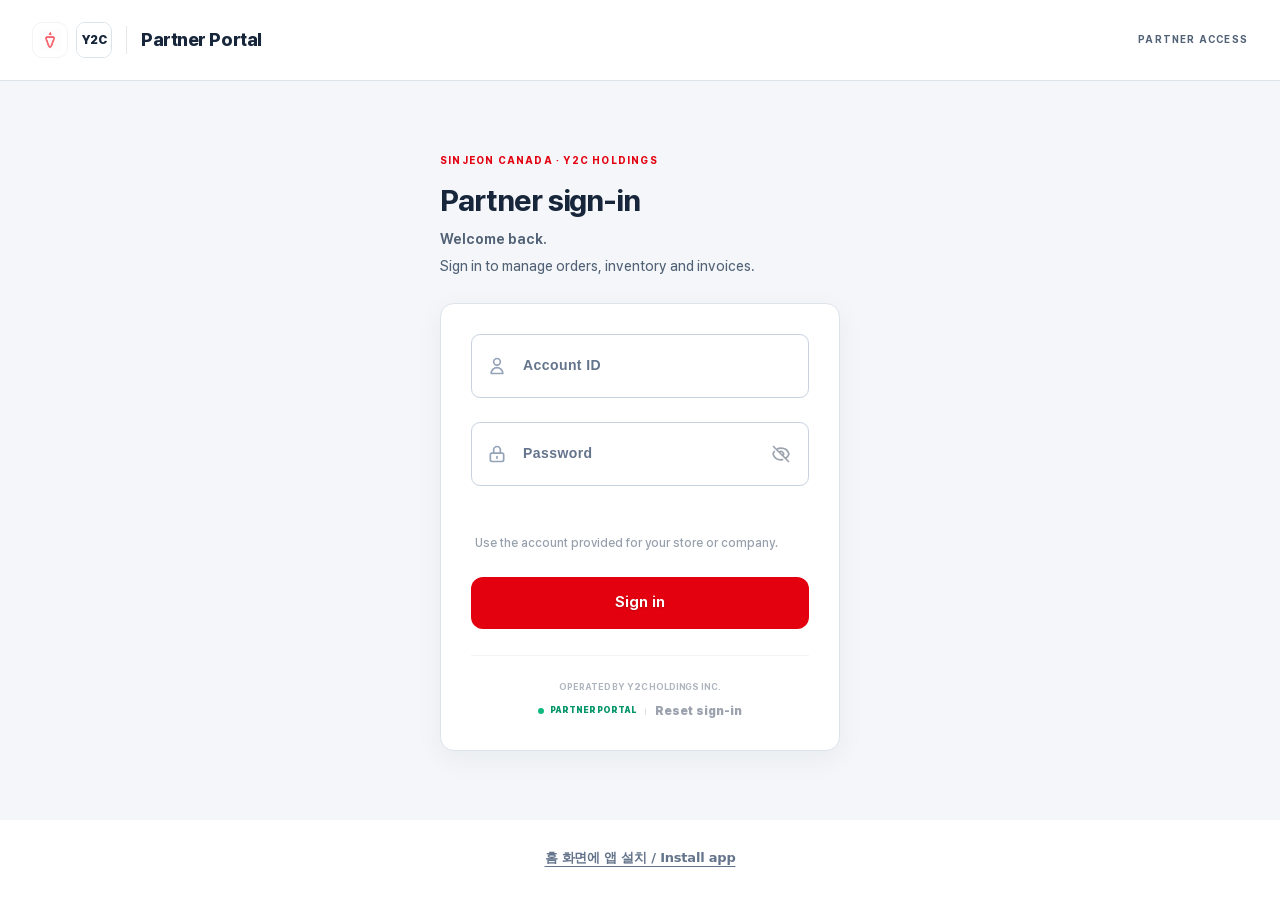
<file: items.html>
<!DOCTYPE html>
<!-- 
  🌟 V96.00 Product Catalog GRAND FINALE - STRICT INVENTORY & CONCURRENCY SHIELD 🌟
  [CRITICAL FIX 1] Concurrency Lock (404/AbortError Fix): Added `AppState.isFetching` lock to prevent users from firing `save_order` while `get_items` is silently syncing in the background, eradicating GAS 302 redirect collisions.
  [CRITICAL FIX 2] Unified SWR Cache Engine: Migrated to shared IndexedDB key `ITEMS_DATA_CACHE` to sync memory pools with the Dashboard and Admin pages. Enables instant zero-latency rendering.
  [CRITICAL FIX 3] Deep Nuke Logout: Unified the `logoutHandler` to aggressively flush zombie Service Workers, clear all `Y2C` indexed caches, and wipe session storage instantly.
  [CRITICAL FIX 4] Stock Boundary Lockdown: Restricts manual and button inputs to exact `localStock`. Out of stock items are completely disabled.
  [CRITICAL FIX 5] Optimistic UI Updates: Instantly deducts stock from local IndexedDB cache immediately after order success (No more refresh lag).
  [UX UPGRADE 1] AI Auto-Fill Event: Bound placeholder toast to the AI button to prevent dead clicks.
  [PHASE 3 ACCELERATOR] Virtual DOM Rendering: High-performance virtual scrolling for massive catalog arrays to prevent DOM bloat and scroll jank.
-->
<html lang="en">
<head>
    <meta charset="UTF-8">
    <meta name="viewport" content="width=device-width, initial-scale=1.0, maximum-scale=5.0, user-scalable=yes, viewport-fit=cover, interactive-widget=resizes-content">
    
    <meta http-equiv="X-UA-Compatible" content="IE=edge">
    <meta name="color-scheme" content="light">
    <meta name="theme-color" content="#F8F9FA">
    <meta name="mobile-web-app-capable" content="yes">
    <meta name="apple-mobile-web-app-capable" content="yes">
    <meta name="apple-mobile-web-app-status-bar-style" content="default">
    <meta name="description" content="SINJEON CANADA Product Catalog | Operated by Y2C Holdings">
    <meta name="robots" content="noindex, nofollow">
    
    <title>Inventory & Catalog | Y2C Portal</title>
    
    <!-- 🚀 Resource Hints & Accelerators -->
    <link rel="preconnect" href="https://script.google.com" crossorigin>
    <link rel="dns-prefetch" href="https://script.google.com">
    <link rel="preconnect" href="https://lh3.googleusercontent.com" crossorigin>
    
    <link rel="preload" href="assets/js/config.js" as="script">
    <link rel="preload" href="assets/js/auth.js" as="script">

    <link rel="preload" href="favicon.png" as="image" type="image/png" fetchpriority="high">
    <link rel="icon" type="image/png" href="favicon.png">
    <link rel="apple-touch-icon" sizes="180x180" href="assets/icons/app-180.png">
    
    <!-- Deferred Font Loading -->
    <noscript></noscript>
    
    <!-- 🚨 FOUC Preventer (White Screen Death Resolved) -->
    <style>
        .fouc-lock { opacity: 0 !important; visibility: hidden !important; }
        .fade-out-route { opacity: 0 !important; transition: opacity 0.4s cubic-bezier(0.4, 0, 0.2, 1) !important; pointer-events: none; }
    </style>
    <script>
        document.documentElement.classList.add('fouc-lock');
        window._foucTimer = setTimeout(function() {
            document.documentElement.classList.remove('fouc-lock');
            document.documentElement.style.opacity = '1';
            document.documentElement.style.visibility = 'visible';
            if(document.body) {
                document.body.classList.remove('fouc-lock');
                document.body.style.opacity = '1';
            }
        }, 800);

        window.addEventListener('load', function() {
            clearTimeout(window._foucTimer);
            document.documentElement.classList.remove('fouc-lock');
            document.documentElement.style.opacity = '1';
            document.documentElement.style.visibility = 'visible';
            if(document.body) {
                document.body.classList.remove('fouc-lock');
                document.body.style.opacity = '1';
            }
        });
        window.addEventListener('touchstart', function() {}, {passive: true});
        window.addEventListener('wheel', function() {}, {passive: true});
    </script>

    <!-- Tailwind CSS Hijacker -->
    
    

    <!-- Tailwind Enterprise Config -->
    

    <!-- Hyper-gap Enterprise Styling -->
    <style>
        :root {
            --sinjeon-pink: #E3000F; 
            --sinjeon-pink-dark: #B9000C;
            --premium-charcoal: #111827; 
            --bg-light: #F8F9FA;
        }
        
        /* 🚨 [모바일 록다운] 100dvh 적용으로 스크롤 하단 짤림 방지 및 가상 키보드 스퀴즈 방어 */
        html, body { 
            overscroll-behavior-y: none; 
            background-color: var(--bg-light) !important; 
            color: var(--premium-charcoal); 
            font-family: 'Inter', sans-serif; 
            margin: 0; padding: 0; min-height: 100dvh;
            -webkit-font-smoothing: antialiased; -moz-osx-font-smoothing: grayscale; 
            transform: translateZ(0); touch-action: manipulation;
        }

        .font-montserrat { font-family: 'Montserrat', sans-serif; }
        .font-mono { font-family: 'JetBrains Mono', monospace; }

        /* 🚀 [ACCELERATOR] CSS GPU & Off-Screen 렌더링 차단 엔진 */
        .accelerated-container { content-visibility: auto; contain-intrinsic-size: auto 800px; }

        /* 🚨 [PHASE 3 ACCELERATION] 가상 스크롤 렌더링을 위한 ROW 고정 높이 선언 */
        .virtual-row { min-height: 85px; height: 85px; contain: content; border-bottom: 1px solid #f1f5f9; }
        /* 64px content + 20px cell padding + 1px border matches the virtual row stride. */
        .stock-cell-details { height: 64px; max-height: 64px; overflow-y: auto; overscroll-behavior: contain; }
        .stock-cell-details:focus-visible { outline: 2px solid var(--sinjeon-pink); outline-offset: 1px; }

        ::-webkit-scrollbar { width: 8px; height: 8px; }
        ::-webkit-scrollbar-track { background: transparent; }
        ::-webkit-scrollbar-thumb { background: #cbd5e1; border-radius: 9999px; border: 2px solid var(--bg-light); }
        ::-webkit-scrollbar-thumb:hover { background: #94a3b8; }
        .hide-scrollbar::-webkit-scrollbar { display: none; }
        .hide-scrollbar { -ms-overflow-style: none; scrollbar-width: none; }

        .btn-solid-red {
            background-color: var(--sinjeon-pink); color: #ffffff; border: none; transition: all 0.3s cubic-bezier(0.16, 1, 0.3, 1); box-shadow: 0 4px 6px -1px rgba(227, 0, 15, 0.2);
        }
        .btn-solid-red:hover:not(:disabled) { background-color: var(--sinjeon-pink-dark); transform: translateY(-1px); box-shadow: 0 8px 15px -3px rgba(227, 0, 15, 0.3); }
        .btn-solid-red:active:not(:disabled) { transform: translateY(1px) scale(0.98); box-shadow: none; }
        .btn-solid-red:disabled { background-color: #cbd5e1; color: white; cursor: not-allowed; box-shadow: none; }

        /* 🚨 iOS 줌인 차단 (16px) */
        .premium-input {
            appearance: none; -webkit-appearance: none; background: #ffffff; border: 1.5px solid #e2e8f0;
            color: var(--premium-charcoal); font-size: 16px !important; font-weight: 700; transition: all 0.3s ease;
            border-radius: 0.75rem; width: 100%; padding: 12px 16px;
        }
        .premium-input:focus { border-color: var(--premium-charcoal); outline: none; box-shadow: 0 0 0 3px rgba(17, 24, 39, 0.05); }

        .nav-link { position: relative; color: #64748b; font-weight: 700; transition: color 0.2s ease; height: 100%; display: inline-flex; align-items: center; justify-content: center; padding: 0 4px; white-space: nowrap; }
        .nav-link:hover { color: var(--premium-charcoal); }
        .nav-link.active { color: var(--sinjeon-pink); }
        .nav-link.active::after { content: ''; position: absolute; bottom: 0; left: 0; width: 100%; height: 3px; background-color: var(--sinjeon-pink); border-radius: 3px 3px 0 0; }

        .app-shell-enter { opacity: 0; transform: translateY(12px); animation: appShellFadeIn 0.6s cubic-bezier(0.2, 0.8, 0.2, 1) forwards; will-change: transform, opacity; }
        @keyframes appShellFadeIn { to { opacity: 1; transform: translateY(0); } }
        .shimmer-bg { background: linear-gradient(90deg, #f3f4f6 25%, #e5e7eb 50%, #f3f4f6 75%); background-size: 400% 100%; animation: shimmer 1.5s infinite ease-in-out; }
        
        .kpi-card { background: white; border: 1px solid #e2e8f0; border-radius: 1.5rem; padding: 20px; transition: transform 0.3s ease, box-shadow 0.3s ease; will-change: transform; display: flex; flex-direction: column; justify-content: center;}
        .kpi-card:hover { transform: translateY(-3px); box-shadow: 0 15px 30px -10px rgba(0, 0, 0, 0.05); }

        /* 🚨 모바일 데이터 찌그러짐 방지 (whitespace-nowrap) */
        .enterprise-table th { background: #f8fafc; font-family: 'Montserrat', sans-serif; font-size: 10px; font-weight: 900; color: #64748b; text-transform: uppercase; letter-spacing: 0.1em; padding: 16px 20px; border-bottom: 2px solid #e2e8f0; white-space: nowrap; position: sticky; top: 0; z-index: 20; }
        .enterprise-table td { padding: 10px 20px; font-size: 13px; color: #1e293b; font-weight: 500; font-family: 'Inter', sans-serif; vertical-align: middle; white-space: nowrap; }
        .enterprise-table tr:hover td { background: #f8fafc; }
        
        .truncate-text { overflow: hidden; text-overflow: ellipsis; white-space: nowrap; max-width: 140px; display: inline-block; vertical-align: bottom; }
        @media (min-width: 640px) { .truncate-text { max-width: 250px; } }
        @media (min-width: 768px) { .truncate-text { max-width: 320px; } }

        /* 🚨 개선된 장바구니 수량 조절 버튼 UI */
        .qty-input-wrapper { display: flex; align-items: center; justify-content: center; gap: 4px; }
        .qty-input { width: 64px; text-align: center; font-family: 'JetBrains Mono', monospace; font-weight: 800; font-size: 14px; border: 1.5px solid #e2e8f0; border-radius: 6px; padding: 6px 4px; transition: all 0.2s; outline: none; }
        .qty-input:focus { border-color: var(--sinjeon-pink); box-shadow: 0 0 0 3px rgba(227, 0, 15, 0.1); }
        .qty-input:disabled { background: #f1f5f9; color: #94a3b8; border-color: #f1f5f9; cursor: not-allowed; }
        .qty-btn { width: 32px; height: 32px; border-radius: 6px; background: #f8fafc; border: 1px solid #e2e8f0; display: inline-flex; align-items: center; justify-content: center; font-weight: bold; color: #475569; transition: all 0.2s; cursor: pointer; }
        .qty-btn:hover:not(:disabled) { background: #e2e8f0; color: #0f172a; }
        .qty-btn:disabled { opacity: 0.4; cursor: not-allowed; }

        #premiumToastContainer { position: fixed; top: 24px; right: 24px; z-index: 999999; display: flex; flex-direction: column; gap: 12px; pointer-events: none; }
        @media print { .no-print { display: none !important; } }
    </style>
    <link rel="stylesheet" href="assets/css/portal-shell.css">
    <link rel="stylesheet" href="assets/css/mobile.css">
    <link rel="stylesheet" href="assets/css/order-review.css">
    <link rel="stylesheet" href="assets/css/tailwind-items.css">
    <link rel="stylesheet" href="assets/css/design-system.css">
    <link rel="stylesheet" href="assets/css/experience.css">
    <link rel="manifest" href="manifest.json">
    <link rel="stylesheet" href="assets/css/pwa.css">
    <link rel="stylesheet" href="assets/css/workspace-ui.css">
    <link rel="stylesheet" href="assets/css/portal-refinement.css">
    <script defer src="assets/js/performance.js"></script>
    <script defer src="assets/js/workspace-ui.js"></script>
    <script defer src="assets/js/portal-copy.js"></script>
</head>

<body data-portal-page="items.html" id="mainBody" class="portal-page text-gray-800 selection:bg-[#E3000F] selection:text-white flex flex-col min-h-screen relative overflow-x-hidden fouc-lock" style="background-color: #F8F9FA; margin: 0; opacity: 0; transition: opacity 0.4s ease-out;">

    <!-- 🚨 1단계: 보안 축출 (Pre-routing) & 화이트스크린 방어망 -->
    <script>
        (function() {
            var _inlineRole = String(sessionStorage.getItem("y2c_role") || localStorage.getItem("y2c_role") || "").toUpperCase().trim();
            var _inlineToken = String(sessionStorage.getItem("y2c_token") || localStorage.getItem("y2c_token") || "").trim();
            try {
                var _parts = _inlineToken.split('.');
                var _claims = JSON.parse(decodeURIComponent(Array.prototype.map.call(atob(_parts[1].replace(/-/g,'+').replace(/_/g,'/')),function(c){return '%' + ('00' + c.charCodeAt(0).toString(16)).slice(-2);}).join('')));
                if (typeof _claims.exp !== 'number' || (_claims.exp > 10000000000 ? _claims.exp <= Date.now() : _claims.exp <= Date.now()/1000)) throw new Error('Expired');
                _inlineRole = String(_claims.role || '').toUpperCase();
                var _identityStore = sessionStorage.getItem('y2c_token') ? sessionStorage : localStorage;
                _identityStore.setItem('y2c_role',_inlineRole);
                _identityStore.setItem('y2c_client',_claims.clientName || '');
            } catch (_error) { window.location.replace('index.html'); return; }
            window.__INITIAL_ROLE__ = _inlineRole;

            if (!_inlineRole || _inlineRole === "NULL" || !_inlineToken || _inlineToken.length < 10) {
                window.location.replace("index.html"); return;
            }

            // 🚨 FOUC 타이머 초기화 및 body 태그 강제 가시화 (White Screen Bug Fix)
            clearTimeout(window._foucTimer);
            document.documentElement.classList.remove("fouc-lock");
            document.documentElement.style.opacity = "1";
            document.documentElement.style.visibility = "visible";
            var mainBody = document.getElementById('mainBody');
            if (mainBody) {
                mainBody.classList.remove("fouc-lock");
                mainBody.style.opacity = "1";
            }
        })();
    </script>
    
    <noscript>
        <div style="position:fixed; top:0; left:0; width:100%; height:100%; background:#E3000F; color:#fff; display:flex; align-items:center; justify-content:center; z-index:99999; font-weight:bold; font-size:18px; font-family:sans-serif; flex-direction:column;">
            <span>JavaScript is Disabled</span>
            <span style="font-size:14px; margin-top:10px; opacity:0.8;">Please enable JavaScript to access the Partner Portal.</span>
        </div>
    </noscript>

    <!-- 🌟 프리미엄 헤더 (Dual Logo Synchronized) -->
    <header data-portal-header class="bg-white/95 backdrop-blur-xl border-b border-gray-200 sticky top-0 z-40 no-print transform-gpu shadow-[0_2px_10px_rgba(0,0,0,0.02)]">
        <div data-portal-header-row class="max-w-[1600px] mx-auto px-4 sm:px-6 lg:px-8 flex items-center justify-between h-[70px] lg:h-[80px]">

            <div data-portal-brand class="flex items-center gap-3 sm:gap-4 shrink-0 w-auto lg:w-[320px]">
                <div class="flex items-center gap-2">
                    <div class="w-9 h-9 sm:w-11 sm:h-11 flex items-center justify-center bg-white rounded-xl shadow-sm border border-gray-100 p-1.5 transform hover:scale-105 transition-transform duration-300 relative overflow-hidden group cursor-pointer" role="link" tabindex="0" aria-label="Portal home" onclick="window.location.href=window.__INITIAL_ROLE__==='VENDOR'?'admin.html':'dashboard.html'" onkeydown="if(event.key==='Enter')window.location.href=window.__INITIAL_ROLE__==='VENDOR'?'admin.html':'dashboard.html'">
                        <img src="favicon.png" fetchpriority="high" decoding="async" onerror="this.onerror=null; this.src='Sinjeon_Logo_Pink.png';" alt="Sinjeon Logo" class="w-full h-full object-contain relative z-10">
                        <div class="absolute inset-0 w-[200%] h-[100%] bg-gradient-to-r from-transparent via-white/50 to-transparent -translate-x-full group-hover:animate-shimmer z-20"></div>
                    </div>
                    <div class="w-9 h-9 sm:w-11 sm:h-11 flex items-center justify-center bg-white rounded-full shadow-sm border-[2px] border-[#D4AF37] transform hover:scale-105 transition-transform duration-300 overflow-hidden relative group">
                        <div class="absolute inset-0 bg-gradient-to-br from-white to-gray-50 flex items-center justify-center">
                            <span class="font-black text-[#D4AF37] text-[10px] sm:text-[12px] tracking-tighter" style="text-shadow: 0 1px 2px rgba(0,0,0,0.08);">Y2C</span>
                        </div>
                        <div class="absolute inset-0 w-[200%] h-[100%] bg-gradient-to-r from-transparent via-white/60 to-transparent -translate-x-full group-hover:animate-shimmer z-20"></div>
                    </div>
                </div>
                <div class="flex items-baseline gap-2 pl-3 sm:pl-4 border-l-[1.5px] border-gray-200">
                    <span class="font-montserrat text-lg lg:text-xl font-black text-[var(--premium-charcoal)] tracking-tight whitespace-nowrap" style="text-shadow: 0 0 10px rgba(0,0,0,0.05);">Partner Portal</span>
                    <span class="text-[9px] font-bold tracking-[0.2em] text-[#E3000F] uppercase whitespace-nowrap hidden xl:inline-block">Operated by Y2C</span>
                </div>
            </div>

            <nav aria-label="Primary navigation" data-portal-navigation class="hidden lg:flex items-center justify-center flex-1 h-full gap-5 xl:gap-8 px-4 min-w-0">
                <a href="dashboard.html" id="navDashboard" class="nav-link text-[12px] xl:text-[13px] tracking-wide hidden" data-i18n="nav_dashboard">Dashboard</a>
                <a href="items.html" id="navCatalog" aria-current="page" class="nav-link active text-[12px] xl:text-[13px] tracking-wide hidden" data-i18n="nav_catalog">Items &amp; Orders</a>
                <a href="recipes.html" id="navRecipes" class="nav-link text-[12px] xl:text-[13px] tracking-wide hidden" data-i18n="nav_recipes">Recipes</a>
                <a href="admin.html" id="navAdmin" class="nav-link text-[12px] xl:text-[13px] tracking-wide hidden" data-i18n="nav_admin">Order Management</a>
                <a href="invoice.html" id="navInvoice" class="nav-link text-[12px] xl:text-[13px] tracking-wide hidden" data-i18n="nav_invoice">Invoices</a>
            </nav>

            <div data-portal-account class="hidden lg:flex items-center justify-end gap-3 sm:gap-4 shrink-0 w-auto lg:w-[280px]">
                <div class="flex bg-gray-100 p-0.5 rounded-lg border border-gray-200 shadow-sm mr-2">
                    <button onclick="changeLanguage('en')" id="lang_en" class="px-2.5 py-1 text-[10px] font-black rounded-md text-gray-400 hover:text-gray-600 transition-all focus:outline-none">EN</button>
                    <button onclick="changeLanguage('ko')" id="lang_ko" class="px-2.5 py-1 text-[10px] font-black rounded-md text-gray-400 hover:text-gray-600 transition-all focus:outline-none">KR</button>
                </div>
                <div class="flex items-center space-x-2 sm:space-x-3 bg-white py-1.5 px-3 rounded-full border border-gray-200 shadow-sm shrink-0">
                    <span class="flex h-2 w-2 relative hidden sm:flex shrink-0">
                        <span class="animate-ping absolute inline-flex h-full w-full rounded-full bg-emerald-400 opacity-75"></span>
                        <span class="relative inline-flex rounded-full h-2 w-2 bg-emerald-500"></span>
                    </span>
                    <span id="userNameDisplay" class="text-[10px] sm:text-xs font-extrabold text-[var(--premium-charcoal)] truncate max-w-[70px] sm:max-w-[100px] font-inter">Loading...</span>
                    <span id="userRoleBadge" class="hidden shrink-0 px-2 py-0.5 text-[9px] font-black bg-red-50 text-[#E3000F] rounded border border-red-100 uppercase tracking-widest font-mono"></span>
                    <button type="button" id="logoutBtn" aria-label="Logout" class="shrink-0 text-[10px] font-bold text-gray-500 hover:text-[#E3000F] px-2 py-1 rounded transition-all cursor-pointer tracking-widest uppercase sm:ml-1 focus:outline-none" data-i18n="logout">Sign out</button>
                </div>
            </div>
        </div>
    </header>

    <!-- 🚨 모바일 노치 가림 보호망 -->
    <div data-portal-mobile-navigation role="navigation" aria-label="Compact navigation" class="lg:hidden flex overflow-x-auto hide-scrollbar bg-white border-b border-gray-100 py-2 px-4 gap-2 no-print shrink-0 whitespace-nowrap" style="padding-bottom: max(env(safe-area-inset-bottom), 0.5rem);">
        <a href="dashboard.html" id="navDashboard_mob" class="hidden px-3 py-1.5 rounded-lg text-[10px] font-black text-gray-500 hover:bg-gray-50 whitespace-nowrap" data-i18n="nav_dashboard">Dashboard</a>
        <a href="items.html" id="navCatalog_mob" aria-current="page" class="hidden px-3 py-1.5 rounded-lg text-[10px] font-black text-gray-500 hover:bg-gray-50 whitespace-nowrap" data-i18n="nav_catalog">Items &amp; Orders</a>
        <a href="recipes.html" id="navRecipes_mob" class="hidden px-3 py-1.5 rounded-lg text-[10px] font-black text-gray-500 hover:bg-gray-50 whitespace-nowrap" data-i18n="nav_recipes">Recipes</a>
        <a href="admin.html" id="navAdmin_mob" class="hidden px-3 py-1.5 rounded-lg text-[10px] font-black text-gray-500 hover:bg-gray-50 whitespace-nowrap" data-i18n="nav_admin">Order Management</a>
        <a href="invoice.html" id="navInvoice_mob" class="hidden px-3 py-1.5 rounded-lg text-[10px] font-black text-gray-500 hover:bg-gray-50 whitespace-nowrap" data-i18n="nav_invoice">Invoices</a>
    </div>

    <!-- 🚨 권한 기반 라우팅 동적으로 해제 -->
    <script>
        (function() {
            var role = window.__INITIAL_ROLE__;
            if (role === 'MASTER' || role === 'PARTNER') {
                ['navDashboard', 'navDashboard_mob', 'navRecipes', 'navRecipes_mob'].forEach(function(id) { var el = document.getElementById(id); if (el) el.classList.remove('hidden'); });
            }
            if (role === 'MASTER' || role === 'VENDOR' || role === 'PARTNER') {
                ['navCatalog', 'navCatalog_mob'].forEach(function(id) { var el = document.getElementById(id); if (el) el.classList.remove('hidden'); });
            }
            if (role === 'MASTER' || role === 'VENDOR') {
                ['navAdmin', 'navAdmin_mob'].forEach(function(id) { var el = document.getElementById(id); if (el) el.classList.remove('hidden'); });
            }
            if (role === 'MASTER') {
                ['navInvoice', 'navInvoice_mob'].forEach(function(id) { var el = document.getElementById(id); if (el) el.classList.remove('hidden'); });
            }
        })();
    </script>

    <!-- 📊 메인 컨텐츠 영역 -->
    <main class="flex-grow max-w-[1600px] w-full mx-auto px-4 sm:px-6 lg:px-8 py-8 sm:py-10 app-shell-enter relative pb-32">
        
        <header id="catalogHeading" class="flex flex-col lg:flex-row lg:items-end justify-between gap-6 mb-8 no-print">
            <div>
                <h2 class="font-montserrat text-3xl sm:text-4xl font-black text-[var(--premium-charcoal)] tracking-tight flex items-center gap-3">
                    <span data-ux-ko="상품 · 재고" data-ux-en="Items &amp; stock">Items &amp; stock</span>
                    <span id="regionBadge" class="px-2.5 py-1 bg-red-50 border border-red-100 text-[#E3000F] text-[10px] font-black rounded uppercase tracking-widest translate-y-[-4px]">ON PRICING</span>
                </h2>
                <p class="text-sm font-bold text-gray-500 mt-2 tracking-wide font-inter" data-ux-ko="가용 재고를 확인하고 필요한 수량을 선택한 뒤 발주 내용을 검토하세요." data-ux-en="Check available stock, choose quantities and review your order.">
                    Check available stock, choose quantities and review your order.
                </p>
            </div>
            
            <div id="catalogToolbar" tabindex="-1" class="flex flex-col sm:flex-row items-stretch sm:items-center gap-3 w-full lg:w-auto">
                <div id="hubSelectorContainer" class="hidden relative w-full sm:w-auto">
                    <select id="hubSelector" aria-label="Stock region" class="premium-input bg-white cursor-pointer appearance-none pl-10 text-[12px] font-black uppercase tracking-widest text-[#E3000F]">
                        <!-- Populated by JS -->
                    </select>
                    <div class="absolute inset-y-0 left-0 pl-3 flex items-center pointer-events-none text-gray-400">
                        <svg class="w-4 h-4" fill="none" stroke="currentColor" viewBox="0 0 24 24"><path stroke-linecap="round" stroke-linejoin="round" stroke-width="2.5" d="M17.657 16.657L13.414 20.9a1.998 1.998 0 01-2.827 0l-4.244-4.243a8 8 0 1111.314 0z"></path><path stroke-linecap="round" stroke-linejoin="round" stroke-width="2.5" d="M15 11a3 3 0 11-6 0 3 3 0 016 0z"></path></svg>
                    </div>
                </div>

                <div class="relative flex-grow sm:w-80">
                    <div class="absolute inset-y-0 left-0 pl-4 flex items-center pointer-events-none text-gray-400">
                        <svg class="w-5 h-5" fill="none" stroke="currentColor" viewBox="0 0 24 24"><path stroke-linecap="round" stroke-linejoin="round" stroke-width="2.5" d="M21 21l-6-6m2-5a7 7 0 11-14 0 7 7 0 0114 0z"></path></svg>
                    </div>
                    <input enterkeyhint="search" type="search" id="catalogSearchInput" class="premium-input bg-white pl-12 !rounded-full text-[14px]" placeholder="Search item name or code" autocomplete="off">
                </div>
            </div>
        </header>

        <div class="catalog-quick-actions">
          <button type="button" id="catalogSelectedToggle" class="ux-button" aria-pressed="false" onclick="toggleSelectedCatalog()" data-ux-ko="선택한 상품만" data-ux-en="Selected items">Selected items</button>
          <button type="button" class="ux-button" onclick="retryCatalogRead()" data-ux-ko="재고 새로고침" data-ux-en="Refresh stock">Refresh stock</button>
        </div>
        <!-- 🌟 4대 KPI 카드 -->
        <div id="catalogKpis" class="grid grid-cols-2 md:grid-cols-4 gap-4 sm:gap-6 mb-8">
            <div class="kpi-card bg-[var(--premium-charcoal)] !border-none !text-white flex flex-col justify-center shadow-premium-card">
                <h3 class="text-[10px] font-black text-gray-400 uppercase tracking-widest mb-1" data-ux-ko="전체 상품" data-ux-en="Total items">Total items</h3>
                <div class="text-3xl font-black font-montserrat tracking-tighter mt-1" id="kpiTotalSkus">
                    <span class="animate-pulse">●●●</span>
                </div>
            </div>
            <div class="kpi-card flex flex-col justify-center">
                <h3 class="text-[10px] font-black text-gray-400 uppercase tracking-widest mb-1" data-ux-ko="재고 금액" data-ux-en="Inventory Value">Inventory Value</h3>
                <div class="text-xl font-bold text-[var(--premium-charcoal)] font-mono mt-1" id="kpiInvValue">
                    ● ● ●
                </div>
            </div>
            <div class="kpi-card flex flex-col justify-center border-l-4 border-l-[#E3000F]">
                <h3 class="text-[10px] font-black text-[#E3000F] uppercase tracking-widest mb-1 flex items-center gap-1.5">
                    <span class="w-2 h-2 rounded-full bg-[#E3000F] animate-pulse"></span> Low Stock
                </h3>
                <div class="text-3xl font-black text-[#E3000F] font-montserrat tracking-tighter mt-1" id="kpiLowStock">
                    0 <span class="text-sm text-gray-500 font-bold ml-1">Items</span>
                </div>
            </div>
            <div class="kpi-card flex flex-col justify-center hidden sm:flex">
                <h3 class="text-[10px] font-black text-gray-400 uppercase tracking-widest mb-1" data-ux-ko="최근 동기화" data-ux-en="Last Synced">Last Synced</h3>
                <div class="text-xs font-bold text-gray-600 font-mono mt-1" id="kpiLastSync">
                    ● ● ●
                </div>
            </div>
        </div>

        <div class="flex justify-end mb-4">
            <!-- 🚨 [UX UPGRADE 1] AI Auto-Fill Event Binding to prevent dead click -->
            <button type="button" id="btnAutoFillAI" class="px-6 py-2.5 bg-gradient-to-r from-amber-400 to-amber-500 hover:from-amber-500 hover:to-amber-600 text-white rounded-xl font-black text-[11px] uppercase tracking-widest flex items-center gap-2 transition-all shadow-md hover:shadow-lg focus:outline-none">
                <svg class="w-4 h-4" fill="currentColor" viewBox="0 0 20 20"><path fill-rule="evenodd" d="M11.3 1.046A1 1 0 0112 2v5h4a1 1 0 01.82 1.573l-7 10A1 1 0 018 18v-5H4a1 1 0 01-.82-1.573l7-10a1 1 0 011.12-.38z" clip-rule="evenodd"></path></svg>
                Order suggestions
            </button>
        </div>

        <section id="inventoryComparison" class="ux-stock-summary" aria-label="Stock comparison" hidden></section>
        <div id="catalogFilterSummary" class="ux-filter-bar" role="status"></div>
        <!-- 🌟 메인 카탈로그 테이블 (가상 스크롤 영역) -->
        <div data-mobile-catalog-scroll class="accelerated-container bg-white border border-gray-200 rounded-[1.5rem] overflow-hidden shadow-sm relative min-h-[400px]">
            <div class="overflow-x-auto hide-scrollbar">
                <table class="w-full text-left enterprise-table" style="table-layout: fixed;">
                    <thead>
                        <tr>
                            <th class="w-32 border-r border-gray-100" data-ux-ko="상품 코드" data-ux-en="Item Code">Item Code</th>
                            <th class="w-auto" data-ux-ko="상품명" data-ux-en="Product Name">Product Name</th>
                            <th class="w-32 text-center border-l border-gray-100" data-ux-ko="분류" data-ux-en="Category">Category</th>
                            <th class="w-32 text-center" data-ux-ko="박스 단가" data-ux-en="Unit Price">Unit Price</th>
                            <th class="w-48 text-center" id="thLocalStock">Local Hub (Stock)</th>
                            <th class="w-40 text-center" data-ux-ko="발주 수량" data-ux-en="Order Qty">Order Qty</th>
                        </tr>
                    </thead>
                </table>
            </div>

            <div class="overflow-y-auto overflow-x-hidden w-full relative hide-scrollbar" id="catalogVirtualViewport" style="height: 600px; contain: strict;">
                <div id="catalogVirtualContainer" class="w-full absolute top-0 left-0">
                    <table class="w-full text-left enterprise-table" id="catalogTable" style="table-layout: fixed;">
                        <tbody id="catalogTableBody" class="divide-y divide-gray-50">
                        </tbody>
                    </table>
                </div>
            </div>
        </div>

    <nav id="catalogPagination" class="catalog-pagination" aria-label="상품 페이지" hidden></nav>
    <div id="mutationSyncStatus" role="status" class="hidden px-4 py-3 mb-4 text-sm text-amber-800 bg-amber-50 border border-amber-200 rounded-xl"></div>
    </main>

    <!-- 🌟 [하단 마그네틱 장바구니 바] -->
    <div id="cartActionContainer" hidden class="fixed bottom-0 left-0 w-full z-50 transform translate-y-full transition-transform duration-500 cubic-bezier(0.16, 1, 0.3, 1) no-print">
        <div class="bg-white/95 backdrop-blur-xl border-t border-gray-200 shadow-dock" style="padding-bottom: max(env(safe-area-inset-bottom), 0.5rem);">
            <div class="max-w-[1600px] mx-auto px-4 sm:px-6 lg:px-8 py-4 sm:py-5 flex flex-col sm:flex-row items-center justify-between gap-4">
                
                <div class="flex items-center gap-4 w-full sm:w-auto justify-between sm:justify-start">
                    <div class="flex items-center gap-3">
                        <div class="w-10 h-10 rounded-full bg-red-50 text-[#E3000F] flex items-center justify-center text-lg shadow-sm" id="cartIconBox">🛒</div>
                        <div>
                            <p class="text-[10px] font-black text-gray-500 uppercase tracking-widest font-inter" data-ux-ko="발주 요약" data-ux-en="Order summary">Order summary</p>
                            <p class="text-[13px] font-bold text-[#111827] font-inter mt-0.5"><span id="cartItemsCount" class="text-[#E3000F] font-black">0</span> SKUs Selected</p>
                        </div>
                    </div>
                    <div class="text-right sm:hidden">
                        <p class="text-[10px] font-black text-gray-500 uppercase tracking-widest font-inter">예상 총액 (CAD)</p>
                        <p class="text-[11px] text-gray-600">상품 <span id="cartSubtotalMob">$0.00</span> · 세금 <span id="cartTaxMob">$0.00</span></p>
                        <p class="text-[16px] font-black text-[#E3000F] font-mono mt-0.5" id="cartTotalMob">$0.00</p>
                    </div>
                </div>
                
                <div class="flex items-center gap-6 w-full sm:w-auto">
                    <div class="hidden sm:block text-right pr-6 border-r border-gray-200">
                        <p class="text-[10px] font-black text-gray-500 uppercase tracking-widest font-inter mb-0.5">예상 총액 (CAD)</p>
                        <p class="text-[11px] text-gray-600">상품 <span id="cartSubtotalDesk">$0.00</span> · 세금 <span id="cartTaxDesk">$0.00</span></p>
                        <p class="text-2xl font-black text-[#E3000F] font-mono tracking-tighter" id="cartTotalDesk">$0.00</p>
                    </div>
                    <button type="button" id="btnSubmitCart" class="btn-solid-red w-full sm:w-auto px-10 py-3.5 rounded-xl font-black text-[12px] uppercase tracking-widest flex items-center justify-center gap-2 focus:outline-none">
                        발주 확인 / Review Order <svg class="w-4 h-4" fill="none" stroke="currentColor" viewBox="0 0 24 24"><path stroke-linecap="round" stroke-linejoin="round" stroke-width="2.5" d="M14 5l7 7m0 0l-7 7m7-7H3"></path></svg>
                    </button>
                </div>
            </div>
        </div>
    </div>

    <p id="cartEstimateNote" class="text-xs text-gray-600 px-4 py-3 text-center" role="status">표시 금액은 예상값이며, 저장 시 최신 단가와 세금 설정으로 재계산합니다.</p>
    <!-- 🌟 프리미엄 푸터 (Reset Session 통일) -->
    <footer class="bg-white border-t border-gray-200 mt-auto no-print flex-shrink-0 relative z-10">
        <div class="max-w-[1600px] mx-auto px-4 sm:px-6 lg:px-8 py-6">
            <div class="flex flex-col md:flex-row justify-between items-center gap-4">
                <p class="text-[11px] sm:text-xs font-semibold text-gray-400 font-inter text-center md:text-left">
                    &copy; 2026 Y2C Holdings Inc. All rights reserved. <span class="hidden sm:inline">| Sinjeon Foodsys Canada Master Franchise</span>
                </p>
                <div class="flex items-center gap-4">
                    <span class="flex items-center gap-1.5 text-[10px] font-bold text-gray-400 uppercase tracking-widest font-mono">
                        <span class="w-1.5 h-1.5 rounded-full bg-emerald-500 animate-pulse"></span> Partner Portal
                    </span>
                    <span class="text-gray-300 text-[8px]">|</span>
                    <!-- 🚨 [CRITICAL FIX 3] 세션 초기화 로그아웃 버튼 (모바일 및 에러 대비용 Deep Nuke) -->
                    <button type="button" id="indexLogoutBtn" class="font-montserrat text-[8.5px] font-black text-gray-400 tracking-[0.1em] uppercase transition-colors hover:text-[#E3000F] focus:outline-none" title="Sign out of this account." data-ux-ko="로그아웃" data-ux-en="Sign out">Sign out</button>
                </div>
            </div>
        </div>
    </footer>

    <!-- 글로벌 토스트 앵커 -->
    <div id="premiumToastContainer"></div>

    <script src="assets/js/experience.js"></script>
    <script src="assets/js/portal-dialog.js"></script>
    <script src="assets/js/config.js"></script>
    <script src="assets/js/auth.js"></script>
    <script src="assets/js/accelerator.js"></script>

    <script>
        if ('serviceWorker' in navigator) {
            window.addEventListener('load', () => {
                navigator.serviceWorker.register('sw.js', {updateViaCache:'none'}).catch(() => {});
            });
        }
    </script>

    <script>
    /**
     * 🌟 V96.00 Product Catalog Engine (STRICT INVENTORY CONTROL & CONCURRENCY SHIELD)
     * [CRITICAL FIX 1] Concurrency Shield: Added `AppState.isFetching` lock to prevent GAS 302 Redirect 404 Error when submitting an order during a background sync.
     * [CRITICAL FIX 2] Unified SWR Cache: Now uses `Y2C_Admin_Cache_V80` to instantly fetch memory populated by dashboard.html or admin.html without redundant API requests.
     * [CRITICAL FIX 3] Deep Nuke Logout: Guaranteed full cache flush on 'RESET SESSION' click to match other portals.
     * [CRITICAL FIX 4] Out-of-Stock Lockdown: Button interaction is completely disabled if `localStock <= 0`.
     * [UX UPGRADE] AI Auto-fill placeholder bound.
     */
    document.addEventListener("DOMContentLoaded", () => {
        if (typeof Y2C_AuthEngine === 'undefined') return;

        const AppState = {
            role: window.__INITIAL_ROLE__,
            clientName: sessionStorage.getItem("y2c_client") || localStorage.getItem("y2c_client") || "Unknown",
            region: sessionStorage.getItem("y2c_region") || localStorage.getItem("y2c_region") || "ON",
            catalogItems: [],
            filteredItems: [],
            cart: {},
            currentHub: "ON",
            isSubmitting: false,
            isFetching: false // 🚨 V96: Concurrency Lock
        };

        const uName = document.getElementById("userNameDisplay");
        const uBadge = document.getElementById("userRoleBadge");
        if(uName) uName.innerText = AppState.clientName;
        if(uBadge) { uBadge.innerText = AppState.role; uBadge.classList.remove('hidden'); }
        
        const I18N_DICT = {
            en: { "nav_dashboard": "Dashboard", "nav_catalog": "Items & Orders", "nav_recipes": "Recipes", "nav_admin": "Order Management", "nav_invoice": "Invoices", "logout": "Sign out" },
            ko: { "nav_dashboard": "대시보드", "nav_catalog": "상품·발주", "nav_recipes": "레시피", "nav_admin": "주문·재고 관리", "nav_invoice": "정산 인보이스", "logout": "로그아웃" }
        };

        let currentLang = 'en';
        try { currentLang = localStorage.getItem('y2c_lang') === 'ko' ? 'ko' : 'en'; } catch(e){}

        window.changeLanguage = function(lang) {
            const safeLang = lang === "ko" ? "ko" : "en";
            currentLang = safeLang; 
            try { localStorage.setItem('y2c_lang', safeLang); } catch(e){}
            
            const btnEn = document.getElementById('lang_en'), btnKo = document.getElementById('lang_ko');
            if (btnEn && btnKo) {
                btnEn.className = safeLang === 'en' ? "px-2.5 py-1 text-[10px] font-black rounded-md bg-white shadow-sm text-[var(--premium-charcoal)] transition-all focus:outline-none" : "px-2.5 py-1 text-[10px] font-black rounded-md text-gray-400 hover:text-gray-600 transition-all focus:outline-none";
                btnKo.className = safeLang === 'ko' ? "px-2.5 py-1 text-[10px] font-black rounded-md bg-white shadow-sm text-[var(--premium-charcoal)] transition-all focus:outline-none" : "px-2.5 py-1 text-[10px] font-black rounded-md text-gray-400 hover:text-gray-600 transition-all focus:outline-none";
            }
            if (typeof window.applyTranslations === 'function') window.applyTranslations();
            document.dispatchEvent(new Event('y2c-language-changed'));
        };

        window.applyTranslations = function() {
            const dict = I18N_DICT[currentLang] || I18N_DICT['en'];
            document.querySelectorAll('[data-i18n]').forEach(el => {
                const key = el.getAttribute('data-i18n');
                if (dict[key]) el.innerHTML = dict[key];
            });
        };
        window.changeLanguage(currentLang);

        // 🚨 [UX UPGRADE] AI Auto-Fill Event
        const btnAutoFillAI = document.getElementById('btnAutoFillAI');
        if (btnAutoFillAI) {
            btnAutoFillAI.disabled=true;btnAutoFillAI.title=currentLang==='ko'?'수량을 직접 입력해 발주하세요.':'Enter quantities to place an order.';btnAutoFillAI.textContent=currentLang==='ko'?'발주 추천 준비 중':'Suggestions unavailable';if(AppState.role!=='PARTNER')btnAutoFillAI.style.display='none';
            btnAutoFillAI.addEventListener('click', () => {
                Y2C_AuthEngine.showToast("자동 추천은 아직 활성화되지 않았습니다. 수량을 직접 입력해 주세요.", "warning");
            });
        }

        // 🚨 [CRITICAL FIX 3] Deep Nuke Logout 통일
        const logoutHandler = () => {
            if (typeof Y2C_AuthEngine !== 'undefined' && Y2C_AuthEngine.logout) { 
                Y2C_AuthEngine.logout(); 
            } else {
                const keys = ["y2c_token", "y2c_role", "y2c_client", "y2c_id", "y2c_premium_state", "y2c_region", "y2c_lang", "y2c_active_tab", "y2c_sales_year", "y2c_sales_client", "y2c_kpi_year", "y2c_kpi_client"];
                keys.forEach(k => { localStorage.removeItem(k); sessionStorage.removeItem(k); });
                
                if ('serviceWorker' in navigator) {
                    navigator.serviceWorker.getRegistrations().then(function(registrations) {
                        for(let r of registrations) if(r.scope === new URL('./', window.location.href).href) r.unregister();
                    });
                }
                if ('caches' in window) {
                    caches.keys().then(names => {
                        for (let n of names) if (n.startsWith('Y2C_ENTERPRISE_SCOPE_' + encodeURIComponent(new URL('./', window.location.href).pathname) + '_')) caches.delete(n); 
                    });
                }
                setTimeout(() => { window.location.replace("index.html"); }, 300);
            }
        };

        const logoutBtn = document.getElementById('logoutBtn');
        if (logoutBtn) Y2C_AuthEngine.bindLogoutButton(logoutBtn);
        const indexLogoutBtn = document.getElementById('indexLogoutBtn');
        if (indexLogoutBtn) Y2C_AuthEngine.bindLogoutButton(indexLogoutBtn);

        // 🚨 [CRITICAL FIX 2] Unified SWR Cache Database Engine
        const SWR_DB = window.Y2C_Accelerator.cache;

        const formatCurrency = (amount) => new Intl.NumberFormat('en-CA', { style: 'currency', currency: 'CAD' }).format(isNaN(amount) || amount == null ? 0 : amount);
        
        function parseStrictDecimal(value) { 
            // Calculated numeric values may contain binary floating-point tail digits.
            if (typeof value === 'number') return Number.isFinite(value) ? value : 0;
            if (value == null) return 0; 
            let str = String(value).trim().toLowerCase().replace(/,/g, ''); 
            if (str === "" || str === "null" || str === "nan" || str === "-") return 0; 
            if (str.startsWith('.')) str = '0' + str; 
            if (!/^-?\d+(?:\.\d{1,5})?$/.test(str)) return 0; 
            const num = Number(str); 
            if (!Number.isFinite(num)) return 0; 
            return Math.min(num, 99999999.99); 
        }

        function catalogCacheKey(hub) {
            return `Y2C_CATALOG_V2:${encodeURIComponent(AppState.role)}:${encodeURIComponent(AppState.clientName || '')}:${hub}`;
        }

        function getAuthorizedRegions() {
            const allRegions = ["ON", "BC", "AB", "SK", "MB", "QC"];
            if (AppState.role === "MASTER" || (AppState.role === "VENDOR" && (AppState.region === "ALL" || AppState.region === "DEFAULT"))) return allRegions;
            return AppState.region.split(',').map(s => s.trim().toUpperCase()).filter(s => allRegions.includes(s));
        }

        function initHubSelector() {
            const allowed = getAuthorizedRegions();
            AppState.currentHub = allowed.length > 0 ? allowed[0] : "ON";

            const hubSelCon = document.getElementById('hubSelectorContainer');
            const hubSel = document.getElementById('hubSelector');

            if (AppState.role === "MASTER" || (AppState.role === "VENDOR" && allowed.length > 1)) {
                if (hubSelCon && hubSel) {
                    hubSelCon.classList.remove('hidden');
                    hubSel.innerHTML = "";
                    allowed.forEach(reg => {
                        const opt = document.createElement('option'); opt.value = reg; opt.innerText = reg + " HUB";
                        hubSel.appendChild(opt);
                    });
                    hubSel.value = AppState.currentHub;
                    
                    hubSel.addEventListener('change', (e) => {
                        if (AppState.isSubmitting) { e.target.value = AppState.currentHub; return; }
                        AppState.cartsByHub = AppState.cartsByHub || {};
                        AppState.cartsByHub[AppState.currentHub] = { ...AppState.cart };
                        AppState.currentHub = e.target.value;
                        AppState.cart = { ...(AppState.cartsByHub[AppState.currentHub] || {}) };
                        AppState.catalogItems = []; AppState.filteredItems = [];
                        AppState.catalogHub = null;
                        recalcCart(); initVirtualScroll();
                        fetchCatalogFast();
                    });
                }
            } else {
                if (hubSelCon) hubSelCon.classList.add('hidden');
            }
        }
        initHubSelector();

        function formatExpBadges(expString) {
            if (!expString || expString === "-" || expString.trim() === "") return "";
            const parts = expString.split('|');
            let badgesHtml = "";
            const today = new Date();
            
            parts.forEach(part => {
                const match = part.trim().match(/^(\d{4}-\d{2}-\d{2})\s*:\s*(\d+)$/);
                if (match) {
                    const dateStr = match[1]; const qty = match[2];
                    const expDate = new Date(dateStr + "T00:00:00");
                    const mNames = ["Jan", "Feb", "Mar", "Apr", "May", "Jun", "Jul", "Aug", "Sep", "Oct", "Nov", "Dec"];
                    const prettyDate = `${mNames[expDate.getMonth()]} ${expDate.getDate()}, ${expDate.getFullYear()}`;
                    const diffDays = Math.ceil((expDate - today) / (1000 * 60 * 60 * 24));
                    
                    let bgClass = "bg-gray-100 text-gray-500 border-gray-200"; let icon = "🗓️";
                    if (diffDays <= 30) { bgClass = "bg-red-50 text-[#E3000F] border-red-200"; icon = "⚠️"; } 
                    else if (diffDays <= 90) { bgClass = "bg-amber-50 text-amber-600 border-amber-200"; } 
                    else { bgClass = "bg-emerald-50 text-emerald-600 border-emerald-200"; }
                    
                    badgesHtml += `<div class="text-[9px] px-1.5 py-0.5 rounded ${bgClass} border inline-flex items-center gap-1 font-mono font-bold tracking-tight whitespace-nowrap mt-1">${icon} ${prettyDate} <span class="opacity-50">(${qty})</span></div> `;
                }
            });
            return badgesHtml;
        }

        // ==========================================
        // 🚀 [CORE] 카탈로그 로드 파이프라인 (SWR + Concurrency Shield)
        // ==========================================
        async function fetchCatalogFast() {
            if (AppState.isFetching) { if(AppState.fetchingHub!==AppState.currentHub)AppState.fetchQueued = true; return; }
            let viewSession = Y2C_AuthEngine.cacheSessionKey();
            let readCurrent = (window.Y2C_Accelerator.latestRead || window.Y2C_Accelerator.readGuard)('fetchCatalogFast', () => fetchCatalogFast());
            const sameSession = () => !!viewSession && viewSession === Y2C_AuthEngine.cacheSessionKey() && readCurrent();
            if (!sameSession()) { AppState.isFetching = false; return; }
            if (AppState.isFetching) { if(AppState.fetchingHub!==AppState.currentHub)AppState.fetchQueued = true; return; }
            AppState.isFetching = true;

            const tbodyId = 'catalogTableBody';
            const allowed = getAuthorizedRegions();
            if (allowed.length && !allowed.includes(AppState.currentHub)) AppState.currentHub = allowed[0];
            let requestedHub = AppState.currentHub;
            AppState.fetchingHub=requestedHub;

            // Region-scoped catalog cache. ITEMS_DATA_CACHE to instantly share data with admin/dashboard
            let cacheKey = catalogCacheKey(requestedHub);
            
            const regionBadge = document.getElementById('regionBadge');
            const thLocalStock = document.getElementById('thLocalStock');
            if(regionBadge) regionBadge.innerText = `${AppState.currentHub} PRICING`;
            if(thLocalStock) thLocalStock.innerText = `${AppState.currentHub} Hub (Stock)`;

            const liveCatalog = Y2C_AuthEngine.request("get_items", { clientState: requestedHub });
            liveCatalog.catch(()=>{}); // Cache verification can finish later; always observe early failures.
            let isCachedRendered = false;
            if (!sameSession()) { AppState.isFetching = false; return; }
            try {
                const cached = await Promise.race([SWR_DB.get(cacheKey), liveCatalog.then(()=>null,()=>null)]);
                if (!sameSession()) { AppState.isFetching = false; return; }
                if (cached && cached.data && cached.data.items && cached.data.appliedState === requestedHub &&
                    !(AppState.role === 'PARTNER' && ['ALL', 'DEFAULT'].includes(AppState.region)) && AppState.currentHub === requestedHub) {
                    AppState.catalogHub = requestedHub;
                    AppState.catalogItems = cached.data.items;
                    AppState.filteredItems = [...AppState.catalogItems];
                    document.getElementById('kpiLastSync').innerText = new Date(cached.timestamp).toLocaleTimeString([], {hour: '2-digit', minute:'2-digit'});
                    executeSearch(document.getElementById('catalogSearchInput')?.value||''); recalcCart();
                    isCachedRendered = true;readCurrent.cached?.(cached.timestamp);
                }
            } catch (e) { if (!sameSession()) { AppState.isFetching = false; return; }}

            if (!isCachedRendered) { document.getElementById(tbodyId).innerHTML = '<tr><td colspan="6" id="catalogLoadingState"></td></tr>';if(window.Y2C_UX)Y2C_UX.skeleton(document.getElementById('catalogLoadingState')); }
            window.Y2C_UX?.busy(document.getElementById(tbodyId),true);

            if (!sameSession()) return;
            try {
                // Ensure backend `get_items` works without relying solely on cache
                const res = await liveCatalog;
                if (!sameSession()) return;
                if (AppState.currentHub !== requestedHub) return;
                if (res && res.success) {
                    const applied = String(res.appliedState || '').toUpperCase();
                    if (!['ON', 'BC', 'AB', 'SK', 'MB', 'QC'].includes(applied)) throw new Error('서버가 적용한 허브를 확인할 수 없습니다.');
                    if (AppState.role === 'PARTNER' && applied !== requestedHub) {
                        AppState.currentHub = applied; AppState.region = applied; requestedHub = applied;
                        const storage = sessionStorage.getItem('y2c_token') ? sessionStorage : localStorage;
                        storage.setItem('y2c_region', applied);
                        viewSession = Y2C_AuthEngine.cacheSessionKey();
                        readCurrent = (window.Y2C_Accelerator.latestRead || window.Y2C_Accelerator.readGuard)('fetchCatalogFast', () => fetchCatalogFast());
                        cacheKey = catalogCacheKey(applied);
                        if (regionBadge) regionBadge.innerText = `${applied} PRICING`;
                        if (thLocalStock) thLocalStock.innerText = `${applied} Hub (Stock)`;
                    } else if (applied !== requestedHub) throw new Error('선택한 허브와 서버 허브가 다릅니다.');
                    AppState.catalogHub = applied;
                }
                if(!res||res.success!==true||!Array.isArray(res.items))throw new Error(res?.message||'상품 응답을 확인할 수 없습니다.');
                if (res && res.success && res.items) {
                    const newItems = res.items;
                    SWR_DB.set(cacheKey,res,sameSession).catch(()=>{});readCurrent.live?.();
                    document.getElementById('kpiLastSync').innerText=window.Y2C_UX?Y2C_UX.t('방금 조회','Just checked'):'Just checked';
                    document.getElementById('kpiLastSync').classList.remove('text-[#E3000F]');
                    if (JSON.stringify(AppState.catalogItems) !== JSON.stringify(newItems)) {
                         // Read cache never delays an authorized live response.
                        if (!sameSession()) return;
                        AppState.catalogItems = newItems;
                        AppState.filteredItems = [...AppState.catalogItems];
                        if (AppState.currentHub !== requestedHub) return;
                        
                        document.getElementById('kpiLastSync').innerText = window.Y2C_UX?Y2C_UX.t('방금 동기화','Just synced'):'Just Now';
                        document.getElementById('kpiLastSync').classList.remove('text-[#E3000F]');
                        if(AppState.catalogItems.length > 0 && isCachedRendered) { Y2C_AuthEngine.showToast("데이터베이스 실시간 동기화가 완료되었습니다.", "success", 2000); }
                        
                        executeSearch(document.getElementById('catalogSearchInput')?.value || "");
                        recalcCart();
                    } else if(!isCachedRendered){executeSearch(document.getElementById('catalogSearchInput')?.value||'');recalcCart();}
                }
            } catch (err) { if (!sameSession()) return;readCurrent.failed?.();
                if (AppState.currentHub !== requestedHub) return;
                if (AppState.catalogItems.length === 0) {
                    document.getElementById(tbodyId).innerHTML = `
                        <tr>
                            <td colspan="6" class="py-16 text-center bg-red-50/20 border-y border-red-100">
                                <div class="text-4xl mb-4 opacity-80">⚠️</div>
                                <h4 class="text-[var(--sinjeon-pink)] font-bold font-inter text-[14px] tracking-wide mb-2">상품 정보를 불러오지 못했습니다</h4>
                                <p class="text-gray-500 font-medium text-[11px] mb-4">연결 상태를 확인하고 다시 조회하세요. 장바구니 입력은 유지됩니다.</p>
                                <button type="button" onclick="retryCatalogRead()" class="px-5 py-2.5 bg-white border border-gray-200 rounded-xl text-[11px] font-black tracking-widest uppercase text-[var(--premium-charcoal)] hover:bg-gray-50 hover:text-[#E3000F] shadow-sm transition-colors focus:outline-none">다시 조회</button>
                            </td>
                        </tr>
                    `;
                } else {
                    document.getElementById('kpiLastSync').innerText = "Sync Delayed";
                    document.getElementById('kpiLastSync').classList.add('text-[#E3000F]');
                }
            } finally {
                AppState.isFetching = false;
                window.Y2C_UX?.busy(document.getElementById(tbodyId),false);
                if (sameSession() && AppState.fetchQueued) { AppState.fetchQueued = false; fetchCatalogFast(); }
            }
        }

        function optimizeGoogleDriveImage(url) {
            url = String(url ?? '').trim();
            if (!url || /^(?:null|undefined|n\/a|1|-)$/i.test(url)) return null;
            if (/^[a-z][a-z0-9+.-]*:/i.test(url) && !/^https?:\/\//i.test(url)) return null;
            if (!/^https?:\/\/(?:drive|docs)\.google\.com(?:[/?#]|$)/i.test(url)) return url;
            let fileId = null;
            const dMatch = url.match(/\/d\/([a-zA-Z0-9_-]+)/);
            const idMatch = url.match(/id=([a-zA-Z0-9_-]+)/);
            if (dMatch) fileId = dMatch[1];
            else if (idMatch) fileId = idMatch[1];
            if (fileId) { return `https://lh3.googleusercontent.com/d/${fileId}=w150-h150-c`; }
            return url;
        }

        const catalogCompact = () => window.matchMedia('(max-width: 1023px)').matches;
        let catalogPage=0, catalogSelectedOnly=false;
        const catalogPageSize=6;
        function catalogPageControls() {
            const panel=document.getElementById('catalogPagination');if(!panel)return;
            panel.hidden=!catalogCompact();panel.replaceChildren();
            const ux=window.Y2C_UX, total=Math.max(1,Math.ceil(AppState.filteredItems.length/catalogPageSize));
            const previous=ux.el('button',ux.t('이전','Previous'),'ux-button');previous.type='button';previous.disabled=catalogPage===0;
            const next=ux.el('button',ux.t('다음','Next'),'ux-button');next.type='button';next.disabled=catalogPage>=total-1;
            const label=ux.el('span',(catalogPage+1)+' / '+total);label.setAttribute('role','status');
            function move(delta){catalogPage+=delta;renderVisibleRows();catalogPageControls();const anchor=document.getElementById('catalogToolbar');anchor.scrollIntoView({block:'start',behavior:'instant'});anchor.focus({preventScroll:true});}
            previous.addEventListener('click',()=>move(-1));next.addEventListener('click',()=>move(1));panel.append(previous,label,next);
        }
        window.toggleSelectedCatalog=function(){catalogSelectedOnly=!catalogSelectedOnly;document.getElementById('catalogSelectedToggle').setAttribute('aria-pressed',String(catalogSelectedOnly));executeSearch(document.getElementById('catalogSearchInput').value);};
        window.matchMedia('(max-width: 1023px)').addEventListener('change',()=>{catalogPage=0;initVirtualScroll();});
        let virtualScrollEngine = {
            rowHeight: 85, 
            visibleRowsCount: 12, 
            scrollTop: 0,
            viewportElement: null,
            containerElement: null,
            tbodyElement: null
        };

        function initVirtualScroll() {
            if(typeof updateInventoryOverview==='function')updateInventoryOverview();
            const data = AppState.filteredItems;
            catalogPage=Math.min(catalogPage,Math.max(0,Math.ceil(data.length/catalogPageSize)-1));
            catalogPageControls();
            const viewport = document.getElementById('catalogVirtualViewport');
            const container = document.getElementById('catalogVirtualContainer');
            const tbody = document.getElementById('catalogTableBody');

            if (data.length === 0) {
                container.style.height = 'auto';
                tbody.style.transform='translateY(0px)';viewport.scrollTop=0;virtualScrollEngine.scrollTop=0;
                tbody.innerHTML = '<tr><td colspan="6" id="catalogEmptyState"></td></tr>';
                if(typeof window!=='undefined'&&window.Y2C_UX)Y2C_UX.empty(document.getElementById('catalogEmptyState'),Y2C_UX.t('검색된 상품이 없습니다','No matching items'),Y2C_UX.t('상품명 또는 코드를 확인하거나 검색 조건을 지워보세요.','Check the item name or code, or clear your search.'),window.resetCatalogFilters,Y2C_UX.t('검색 초기화','Clear search'));
                updateKPIs(0, 0, 0);
                return;
            }

            virtualScrollEngine.viewportElement = viewport;
            virtualScrollEngine.containerElement = container;
            virtualScrollEngine.tbodyElement = tbody;
            
            const totalHeight = data.length * virtualScrollEngine.rowHeight;
            container.style.height = catalogCompact() ? "auto" : `${totalHeight}px`;
            viewport.scrollTop=Math.min(Math.max(0,viewport.scrollTop),Math.max(0,totalHeight-(viewport.clientHeight||600)));

            let totalVal = 0; let lowStockCount = 0;
            const myRegion = AppState.currentHub;
            
            for (let i = 0; i < data.length; i++) {
                const item = data[i];
                const price = parseStrictDecimal(item.price);
                let localStock = 0;
                if (item.stockBreakdown) localStock = parseStrictDecimal(item.stockBreakdown[myRegion]);
                else if (item.regionalStock !== undefined) localStock = parseStrictDecimal(item.regionalStock);
                else if (item.stock !== undefined) localStock = parseStrictDecimal(item.stock);
                
                totalVal += (price * localStock);
                if (localStock < 10 && localStock > 0) lowStockCount++;
            }
            updateKPIs(data.length, totalVal, lowStockCount);

            viewport.removeEventListener('scroll', handleVirtualScroll); 
            viewport.addEventListener('scroll', handleVirtualScroll, { passive: true });

            virtualScrollEngine.scrollTop = viewport.scrollTop;
            renderVisibleRows();
        }

        let virtualScrollPending=false;
        function handleVirtualScroll(e) {
            virtualScrollEngine.scrollTop = e.target.scrollTop;
            if(!virtualScrollPending){virtualScrollPending=true;requestAnimationFrame(()=>{virtualScrollPending=false;renderVisibleRows();});} 
        }

        function renderVisibleRows() {
            const data = AppState.filteredItems;
            if (!data || data.length === 0) return;

            const myRegion = AppState.currentHub;
            let startIndex = Math.floor(virtualScrollEngine.scrollTop / virtualScrollEngine.rowHeight);
            startIndex = Math.max(0, Math.min(data.length-1,startIndex) - 2); 
            let endIndex = Math.min(data.length - 1, startIndex + virtualScrollEngine.visibleRowsCount + 4);

            let html = "";
            if(catalogCompact()){startIndex=catalogPage*catalogPageSize;endIndex=Math.min(data.length-1,startIndex+catalogPageSize-1);}
            const offsetY = catalogCompact() ? 0 : startIndex * virtualScrollEngine.rowHeight;
            virtualScrollEngine.tbodyElement.style.transform = `translateY(${offsetY}px)`;

            for (let i = startIndex; i <= endIndex; i++) {
                const item = data[i];
                const code = Y2C_AuthEngine.escapeHtml(item.code);
                const name = Y2C_AuthEngine.escapeHtml(item.name);
                const cat = item.category || "Uncategorized";
                const price = parseStrictDecimal(item.price);
                
                let localStock = 0;
                if (item.stockBreakdown) localStock = parseStrictDecimal(item.stockBreakdown[myRegion]);
                else if (item.regionalStock !== undefined) localStock = parseStrictDecimal(item.regionalStock);
                else if (item.stock !== undefined) localStock = parseStrictDecimal(item.stock);

                const regionalExpRaw = item.expBreakdown ? (item.expBreakdown[myRegion] || "-") : "-";

                let stockColor = "text-[var(--premium-charcoal)]";
                if (localStock <= 0) stockColor = "text-[#E3000F] opacity-60";
                else if (localStock <= 10) stockColor = "text-amber-500";

                const expBadgesHtml = formatExpBadges(regionalExpRaw);
                const priceMissing = item.priceAvailable === false;
                const stockUninitialized = Array.isArray(item.uninitializedRegions) && item.uninitializedRegions.includes(myRegion);
                const priceStr = priceMissing ? `<span class="text-[10px] text-amber-700 font-bold">단가 미등록</span>` : formatCurrency(price);
                
                const taxBadge = item.taxType === "ZERO_RATED" || item.taxType === "0%" || item.taxType === "EXEMPT" 
                               ? `<span class="px-2 py-0.5 bg-emerald-50 text-emerald-600 text-[9px] font-black rounded uppercase border border-emerald-100">0% TAX</span>` 
                               : `<span class="px-2 py-0.5 bg-gray-100 text-gray-500 text-[9px] font-black rounded uppercase border border-gray-200">TAXABLE</span>`;

                const optimizedImgUrl = optimizeGoogleDriveImage(item.image);
                let imgHtml = optimizedImgUrl 
                    ? `<img src="${Y2C_AuthEngine.escapeHtml(optimizedImgUrl)}" alt="${name}" class="w-10 h-10 object-cover rounded shadow-sm border border-gray-100" loading="lazy" decoding="async" onerror="this.onerror=null;this.hidden=true;this.nextElementSibling.hidden=false;"><span hidden class="w-10 h-10 bg-gray-50 rounded border border-gray-100 text-[8px] font-bold text-gray-300 font-mono text-center content-center">No Img</span>` 
                    : `<div class="w-10 h-10 bg-gray-50 rounded border border-gray-100 flex items-center justify-center text-[8px] font-bold text-gray-300 font-mono">No Img</div>`;

                const currentCartQty = AppState.cart[item.code] || 0;
                
                // 🚨 [CRITICAL FIX 4] 재고 0개 시 버튼 비활성화 (Out of Stock Lockdown)
                const isOutOfStock = localStock <= 0 || priceMissing;
                const btnClass = isOutOfStock ? "qty-btn disabled" : "qty-btn";
                const inputState = isOutOfStock ? "disabled" : "";
                
                let actionHtml = "";
                if (AppState.role === "PARTNER") {
                    actionHtml = `
                        <div class="qty-input-wrapper mx-auto flex items-center justify-center gap-1">
                            <button type="button" id="qtyMinus_${code}" aria-label="${code} decrease quantity" class="${btnClass}" onclick="updateCart(${Y2C_AuthEngine.inlineArgs(item.code)}, -1)" ${currentCartQty<=0?'disabled':''}>−</button>
                            <input type="text" id="qty_${code}" aria-label="${code} quantity in boxes" inputmode="numeric" value="${currentCartQty}" class="qty-input ${isOutOfStock ? 'bg-gray-100' : ''}" oninput="manualUpdateCart(${Y2C_AuthEngine.inlineArgs(item.code)}, this.value)" autocomplete="off">
                            <button type="button" class="${btnClass}" aria-label="${code} increase quantity" onclick="updateCart(${Y2C_AuthEngine.inlineArgs(item.code)}, 1)" ${inputState}>+</button>
                        </div>
                    `;
                } else {
                    actionHtml = item.canChangePrice===true ? `<button type="button" style="min-height:44px;padding:8px 14px;border:1px solid #cbd5e1;border-radius:10px" onclick="openCatalogPrice(${Y2C_AuthEngine.inlineArgs(item.code)})">${window.Y2C_UX?Y2C_UX.t('가격 변경','Edit price'):'가격 변경'}</button>` : `<span class="text-[10px] font-bold text-gray-400 bg-gray-50 px-3 py-1.5 rounded-lg border border-gray-200">READ ONLY</span>`;
                }

                html += `
                <tr class="hover:bg-red-50/10 transition-colors virtual-row" data-code="${code}">
                    <td class="w-32 font-mono text-[11px] font-bold text-gray-500 border-r border-gray-100">${code}</td>
                    <td class="w-auto">
                        <div class="flex items-center gap-3">
                            ${imgHtml}
                            <div class="font-bold text-[13px] text-[var(--premium-charcoal)] leading-tight max-w-[250px] truncate-text" title="${name}">${name}</div>
                        </div>
                    </td>
                    <td class="w-32 text-center border-l border-gray-100">
                        <div class="flex flex-col items-center gap-1.5">
                            <span class="text-[9px] font-black text-[#D4AF37] uppercase tracking-widest">${Y2C_AuthEngine.escapeHtml(cat)}</span>
                            ${taxBadge}
                        </div>
                    </td>
                    <td class="w-32 text-center font-mono font-bold text-[#111827]">${priceStr}</td>
                    <td class="w-48 text-center">
                        <div class="stock-cell-details" ${expBadgesHtml !== "" ? `tabindex="0" role="region" aria-label="Stock and expiry lots for ${name}; scroll for all lots"` : ''}>
                            <div class="text-[18px] font-black ${stockColor} font-mono tracking-tighter">${stockUninitialized ? '—' : localStock}</div>
                            <small style="display:block;font-size:10px">${typeof window!=='undefined'&&window.Y2C_UX?Y2C_UX.t('주문 가능 / 박스','Available / boxes'):'주문 가능 / 박스'}</small>
                            ${(AppState.role==='MASTER'||AppState.role==='VENDOR')&&item.physicalBreakdown ? `<small style="display:block;font-size:10px">${window.Y2C_UX?Y2C_UX.t('실물','Physical'):'실물'} ${parseStrictDecimal(item.physicalBreakdown[myRegion])} · ${window.Y2C_UX?Y2C_UX.t('예약','Reserved'):'예약'} ${parseStrictDecimal(item.reservedBreakdown?.[myRegion])}</small>` : ''}
                            ${stockUninitialized ? '<span class="block text-[9px] text-amber-700 font-bold" title="첫 입고 시 0 기준으로 수량이 반영됩니다.">미입력 · 첫 입고 0 기준</span>' : ''}
                            ${expBadgesHtml !== "" ? (catalogCompact() ? `<details class="catalog-expiry"><summary>${expBadgesHtml.includes('⚠️')?'⚠️ ':''}${window.Y2C_UX.t('유통기한 · 배치 보기','Expiry · view lots')}</summary><div>${expBadgesHtml}</div></details>` : `<div class="flex flex-col items-center mt-1">${expBadgesHtml}</div>`) : ''}
                        </div>
                    </td>
                    <td class="w-40 text-center">${actionHtml}</td>
                </tr>
                `;
            }
            virtualScrollEngine.tbodyElement.innerHTML = html;
        }

        function updateKPIs(totalSkus, totalVal, lowStockCount) {
            document.getElementById('kpiTotalSkus').innerText = totalSkus;
            document.getElementById('kpiInvValue').innerText = formatCurrency(totalVal);
            
            const lowEl = document.getElementById('kpiLowStock');
            lowEl.innerHTML = `${lowStockCount} <span class="text-sm text-gray-500 font-bold ml-1">Items</span>`;
            if(lowStockCount > 0) lowEl.parentElement.classList.add('border-l-[#E3000F]', 'bg-red-50/10');
            else lowEl.parentElement.classList.remove('border-l-[#E3000F]', 'bg-red-50/10');
        }

        const stockSnapshot=new Map();
        function updateInventoryOverview(){
            const ux=window.Y2C_UX;if(!ux)return;
            const summary=document.getElementById('inventoryComparison'),filters=document.getElementById('catalogFilterSummary');if(!summary||!filters)return;
            const query=document.getElementById('catalogSearchInput')?.value.trim()||'';
            filters.replaceChildren(ux.el('span',AppState.currentHub+' · '+ux.t('표시 '+AppState.filteredItems.length+' / 전체 '+AppState.catalogItems.length+'개 상품','Showing '+AppState.filteredItems.length+' / '+AppState.catalogItems.length+' items')));
            if(query){const chip=ux.el('span',ux.t('검색: ','Search: ')+query,'ux-chip'),clear=ux.el('button',ux.t('검색 초기화','Clear search'));clear.type='button';clear.addEventListener('click',window.resetCatalogFilters);filters.append(chip,clear);}
            const canView=AppState.role==='MASTER'||AppState.role==='VENDOR';
            const ready=AppState.filteredItems.length>0&&AppState.filteredItems.every(i=>i.physicalBreakdown&&i.reservedBreakdown&&Object.prototype.hasOwnProperty.call(i.physicalBreakdown,AppState.currentHub));
            summary.hidden=!canView||!ready;if(summary.hidden){summary.replaceChildren();return;}
            const sum=key=>AppState.filteredItems.reduce((n,i)=>n+parseStrictDecimal(i[key]?.[AppState.currentHub]),0),physical=sum('physicalBreakdown'),reserved=sum('reservedBreakdown'),available=sum('stockBreakdown');
            const values=[physical,reserved,available];summary.replaceChildren();
            [[ux.t('실물 재고','Physical stock'),physical],[ux.t('예약 수량','Reserved'),reserved],[ux.t('주문 가능','Available'),available]].forEach(([label,value],i)=>{const card=ux.stat(label,value,ux.t('검색된 상품 · 박스','Filtered items · boxes'));summary.append(card);});
            stockSnapshot.set(AppState.currentHub,values);
            // Visualization is descriptive only: never derives the available stock used by order validation.
            const meter=ux.el('div',undefined,'ux-stock-meter'),fill=ux.el('span');meter.setAttribute('role','img');meter.setAttribute('aria-label',ux.t('실물 대비 예약 비율','Reserved share of physical stock')+' '+(physical>0?Math.round(reserved/physical*100):0)+'%');fill.style.setProperty('--reserved-width',Math.min(100,Math.max(0,physical>0?reserved/physical*100:0))+'%');meter.append(fill);summary.children[1].append(meter);
        }
        window.resetCatalogFilters=function(){catalogSelectedOnly=false;document.getElementById('catalogSelectedToggle').setAttribute('aria-pressed','false');const input=document.getElementById('catalogSearchInput');if(input)input.value='';executeSearch('');input?.focus();};
        window.retryCatalogRead=function(){fetchCatalogFast();};
        document.addEventListener('y2c-language-changed',()=>{updateInventoryOverview();if(virtualScrollEngine.tbodyElement)renderVisibleRows();recalcCart();});

        let searchTimeout = null;
        const searchInput = document.getElementById('catalogSearchInput');
        
        function executeSearch(query) {
            const q = String(query ?? "").trim().toLowerCase();
            if (q === "") {
                AppState.filteredItems = [...AppState.catalogItems];
            } else {
                AppState.filteredItems = AppState.catalogItems.filter(item => {
                    return String(item.name).toLowerCase().includes(q) || String(item.code).toLowerCase().includes(q);
                });
            }
            if(catalogSelectedOnly)AppState.filteredItems=AppState.filteredItems.filter(item=>Number(AppState.cart[item.code])>0);
            catalogPage=0;
            if (virtualScrollEngine.viewportElement) virtualScrollEngine.viewportElement.scrollTop = 0;
            initVirtualScroll();
        }

        if (searchInput) {
            searchInput.addEventListener('input', (e) => {
                clearTimeout(searchTimeout);
                searchTimeout = setTimeout(() => { executeSearch(e.target.value); }, 300);
            });
        }

        // ============================================================================
        // 🛒 [CRITICAL FIX 4] 엄격한 장바구니 제어 로직 (Stock Clamping)
        // ============================================================================
        window.updateCart = function(code, delta) {
            if (![-1, 1].includes(delta)) return;
            const item = AppState.catalogItems.find(i => i.code === code);
            if (!item) return;

            let localStock = 0;
            if (item.stockBreakdown) localStock = parseStrictDecimal(item.stockBreakdown[AppState.currentHub]);
            else if (item.regionalStock !== undefined) localStock = parseStrictDecimal(item.regionalStock);
            else if (item.stock !== undefined) localStock = parseStrictDecimal(item.stock);

            if ((localStock <= 0 || item.priceAvailable === false) && delta > 0) return; // Allow clearing an old draft when stock becomes zero.

            let cur = AppState.cart[code] || 0;
            cur += delta;
            if (cur < 0) cur = 0;
            
            // 🚨 재고 초과 록다운
            if (cur > localStock) {
                cur = localStock;
                Y2C_AuthEngine.showToast(`[재고 한도 도달] 현재 ${localStock}박스까지만 발주 가능합니다.`, "warning", 2000);
            }
            
            AppState.cart[code] = cur;
            const minusButton = document.getElementById(`qtyMinus_${code}`);
            if (minusButton) minusButton.disabled = cur <= 0;
            const inputEl = document.getElementById(`qty_${code}`);
            if (inputEl) {
                inputEl.value = cur;
                if(window.Y2C_UX)Y2C_UX.pulse(inputEl.parentElement,'#fff0f1');
            }
            recalcCart();
        };

        window.manualUpdateCart = function(code, val) {
            const item = AppState.catalogItems.find(i => i.code === code);
            if (!item) return;

            let localStock = 0;
            if (item.stockBreakdown) localStock = parseStrictDecimal(item.stockBreakdown[AppState.currentHub]);
            else if (item.regionalStock !== undefined) localStock = parseStrictDecimal(item.regionalStock);
            else if (item.stock !== undefined) localStock = parseStrictDecimal(item.stock);

            if (localStock <= 0 || item.priceAvailable === false) {
                AppState.cart[code]=0;const input=document.getElementById(`qty_${code}`);if(input)input.value=0;
                const minusButton=document.getElementById(`qtyMinus_${code}`);if(minusButton)minusButton.disabled=true;
                recalcCart();return;
            }

            const cleanVal=String(val).trim();
            if((cleanVal && !/^\d+$/.test(cleanVal))||!Number.isSafeInteger(Number(cleanVal||0))) {
                const input=document.getElementById(`qty_${code}`);if(input)input.value=AppState.cart[code]||0;
                Y2C_AuthEngine.showToast('수량은 0 이상의 정수로 입력해 주세요.','warning');return;
            }
            let cur=Number(cleanVal||0);
            
            // 🚨 재고 초과 록다운
            if (cur > localStock) {
                cur = localStock;
                Y2C_AuthEngine.showToast(`[재고 한도 도달] 현재 ${localStock}박스까지만 발주 가능합니다.`, "warning", 2000);
            }
            
            AppState.cart[code] = cur;
            const minusButton = document.getElementById(`qtyMinus_${code}`);
            if (minusButton) minusButton.disabled = cur <= 0;
            const inputEl = document.getElementById(`qty_${code}`);
            if (inputEl) inputEl.value = cur;
            
            recalcCart();
        };

        function recalcCart() {
            const totalItemsCount = Object.values(AppState.cart).filter(q=>q>0).length;
            let estimate=null,error='';
            try { estimate=Y2C_OrderMath.quote(AppState.cart,AppState.catalogItems,AppState.currentHub); }
            catch(e) { error=e.message; }
            const countEl=document.getElementById('cartItemsCount');
            if(countEl)countEl.innerText=totalItemsCount;
            for(const [id,value] of [['cartTotalDesk',estimate?.total],['cartTotalMob',estimate?.total],['cartSubtotalDesk',estimate?.subtotal],['cartSubtotalMob',estimate?.subtotal],['cartTaxDesk',estimate?.tax],['cartTaxMob',estimate?.tax]]) {
                const node=document.getElementById(id);if(node){const text=estimate?formatCurrency(value):'확인 필요';if(window.Y2C_UX)Y2C_UX.changed(node,text);else node.innerText=text;}
            }
            const note=document.getElementById('cartEstimateNote');
            if(note)note.textContent=error||(window.Y2C_UX?Y2C_UX.t('표시 금액은 예상값이며, 저장 시 최신 단가와 세금 설정으로 재계산합니다.','Estimates are recalculated using current prices and tax settings when saved.'):'표시 금액은 예상값이며, 저장 시 최신 단가와 세금 설정으로 재계산합니다.');
            const submit=document.getElementById('btnSubmitCart');if(submit&&!AppState.isSubmitting)submit.disabled=!!error;

            const dock = document.getElementById('cartActionContainer');
            if (dock) {
                dock.hidden=AppState.role!=='PARTNER'||totalItemsCount===0;
                if (totalItemsCount > 0) {
                    dock.classList.remove('translate-y-full');
                    dock.classList.add('translate-y-0');
                } else {
                    dock.classList.remove('translate-y-0');
                    dock.classList.add('translate-y-full');
                }
            }
        }

        // ============================================================================
        // 🚀 [CRITICAL FIX 1, 5] Concurrency Shield & Optimistic UI Update
        // ============================================================================
        const btnSubmitCart = document.getElementById('btnSubmitCart');
        if (btnSubmitCart) {
            btnSubmitCart.addEventListener('click', async () => {
                
                // 🚨 [CRITICAL FIX 1] Concurrency Lockdown: Stop submit if SWR is actively fetching
                if (AppState.isSubmitting || AppState.isFetching || AppState.isReviewing) {
                    Y2C_AuthEngine.showToast("데이터 동기화 중입니다. 잠시 후 다시 시도해 주세요.", "warning");
                    return;
                }

                if (AppState.catalogHub !== AppState.currentHub) {
                    Y2C_AuthEngine.showToast("선택한 허브의 재고·가격 동기화를 기다려 주세요.", "warning"); return;
                }
                const orderHub = AppState.currentHub;
                const payloadItems = [];
                for (let code in AppState.cart) {
                    if (AppState.cart[code] > 0) {
                        payloadItems.push({ code: code, qty: AppState.cart[code] });
                    }
                }
                if (payloadItems.length === 0) return;
                if (payloadItems.some(row => AppState.catalogItems.find(item => item.code === row.code)?.priceAvailable === false)) {
                    Y2C_AuthEngine.showToast('선택한 허브의 미등록 단가를 확인해 주세요. 주문 내용은 보존됩니다.', 'warning'); return;
                }

                let estimate;
                try { estimate=Y2C_OrderMath.quote(AppState.cart,AppState.catalogItems,orderHub); }
                catch(e) { Y2C_AuthEngine.showToast(e.message,'warning');return; }
                const reviewedCart=cartSignature(AppState.cart), reviewedAccount=Y2C_AuthEngine.getAccountId();
                let accepted=false;
                AppState.isReviewing=true;
                try { accepted=await Y2C_OrderReview.open(estimate); }
                catch(e) { Y2C_AuthEngine.showToast("확인창을 열 수 없습니다. 새로고침 후 다시 시도해 주세요.","error"); }
                finally { AppState.isReviewing=false; }
                if(!accepted)return;
                let latest;
                try { latest=Y2C_OrderMath.quote(AppState.cart,AppState.catalogItems,AppState.currentHub); }
                catch(e) { Y2C_AuthEngine.showToast(e.message,"warning");return; }
                if(AppState.isFetching || AppState.currentHub!==orderHub || AppState.catalogHub!==orderHub ||
                    reviewedAccount!==Y2C_AuthEngine.getAccountId() || reviewedCart!==cartSignature(AppState.cart) || JSON.stringify(latest)!==JSON.stringify(estimate)) {
                    Y2C_AuthEngine.showToast("확인 중 주문 정보가 변경되었습니다. 내용을 다시 확인해 주세요. 장바구니는 보존됩니다.","warning");return;
                }

                AppState.isSubmitting = true;
                btnSubmitCart.disabled = true;
                const originalHtml = btnSubmitCart.innerHTML;
                btnSubmitCart.innerHTML = `<span class="animate-pulse">TRANSMITTING...</span>`;

                try {
                    const res = await Y2C_AuthEngine.request("save_order", { items: payloadItems, clientState: orderHub, targetRegion: orderHub });
                    
                    if (res && (res.offlineQueued || res.inFlight)) {
                        AppState.pendingOrders = AppState.pendingOrders || {};
                        AppState.pendingOrders[res.requestKey] = {hub:orderHub,items:payloadItems};
                        Y2C_AuthEngine.showToast(res.message || "서버 저장 대기 중입니다. 장바구니는 유지됩니다.", "warning");
                        updatePendingStatus(); return;
                    }
                    if (res && res.success === true) {
                        const sent = Object.fromEntries(payloadItems.map(item => [item.code, item.qty]));
                        const current = orderHub === AppState.currentHub ? AppState.cart : (AppState.cartsByHub || {})[orderHub] || {};
                        if (cartSignature(current) === cartSignature(sent)) {
                            if (orderHub === AppState.currentHub) AppState.cart = {};
                            if (AppState.cartsByHub) AppState.cartsByHub[orderHub] = {};
                            recalcCart();
                        }
                        Y2C_AuthEngine.showToast("발주서의 서버 저장이 완료되었습니다.", "success");
                        await Y2C_AuthEngine.acknowledgeCommitted(res.requestKey);
                        setTimeout(()=>fetchCatalogFast(),0);
                    }
                } catch (e) {
                    Y2C_AuthEngine.showToast(e.message, "error");
                } finally {
                    AppState.isSubmitting = false;
                    btnSubmitCart.disabled = false;
                    btnSubmitCart.innerHTML = originalHtml;
                }
            });
        }

        function cartSignature(cart) {
            return JSON.stringify(Object.keys(cart).filter(k=>cart[k]>0).sort().map(code=>({code,qty:cart[code]})));
        }
        window.addEventListener('y2c:mutation-completed',async e=>{
            if(e.detail.action==='update_price'){await Y2C_AuthEngine.acknowledgeCommitted(e.detail.key);updatePendingStatus();fetchCatalogFast();return;}
            if(e.detail.action!=='save_order')return;
            const pending=AppState.pendingOrders && AppState.pendingOrders[e.detail.key];
            if(!pending)return;
            const sent=Object.fromEntries(pending.items.map(i=>[i.code,i.qty]));
            const current=pending.hub===AppState.currentHub?AppState.cart:(AppState.cartsByHub||{})[pending.hub]||{};
            if(cartSignature(current)===cartSignature(sent)) {
                if(pending.hub===AppState.currentHub)AppState.cart={};
                if(AppState.cartsByHub)AppState.cartsByHub[pending.hub]={};
                recalcCart();
            }
            delete AppState.pendingOrders[e.detail.key];
            await Y2C_AuthEngine.acknowledgeCommitted(e.detail.key);
            updatePendingStatus();
            if(pending.hub===AppState.currentHub)fetchCatalogFast();
        });
        async function updatePendingStatus() {
            const node=document.getElementById('mutationSyncStatus');
            try {
                const rows=await Y2C_AuthEngine.getPendingTransactions();
                const pending=rows.filter(r=>['save_order','update_price'].includes(r.action));
                AppState.pendingOrders=AppState.pendingOrders||{};
                pending.forEach(r=>{if(r.action==='save_order'&&r.key&&r.items)AppState.pendingOrders[r.key]={hub:r.hub,items:r.items};});
                if(node&&window.Y2C_UX)Y2C_UX.renderSync(node,rows);else if(node)node.textContent=pending.map(r=>r.lastError||r.status).join(' · ');
            }catch(err){if(node){node.textContent='기기 저장 상태를 확인할 수 없습니다. 입력 내용은 유지됩니다.';node.classList.remove('hidden');}}
        }
        document.addEventListener('y2c-price-pending',updatePendingStatus);
        updatePendingStatus();
        window.openCatalogPrice = function(code){const item=AppState.catalogItems.find(x=>x.code===code);if(!item||!item.canChangePrice)return;Y2C_PriceEditor.open(item,AppState.currentHub,fetchCatalogFast);}
        // 🚀 초기 구동
        fetchCatalogFast();
    });
    </script>
    <script src="assets/js/order-math.js"></script>
    <script src="assets/js/order-review.js"></script>
    <script src="assets/js/price-editor.js"></script>
    <script src="assets/js/mobile.js"></script>
    <script src="assets/js/pwa.js"></script>
</body>
</html>
</file>
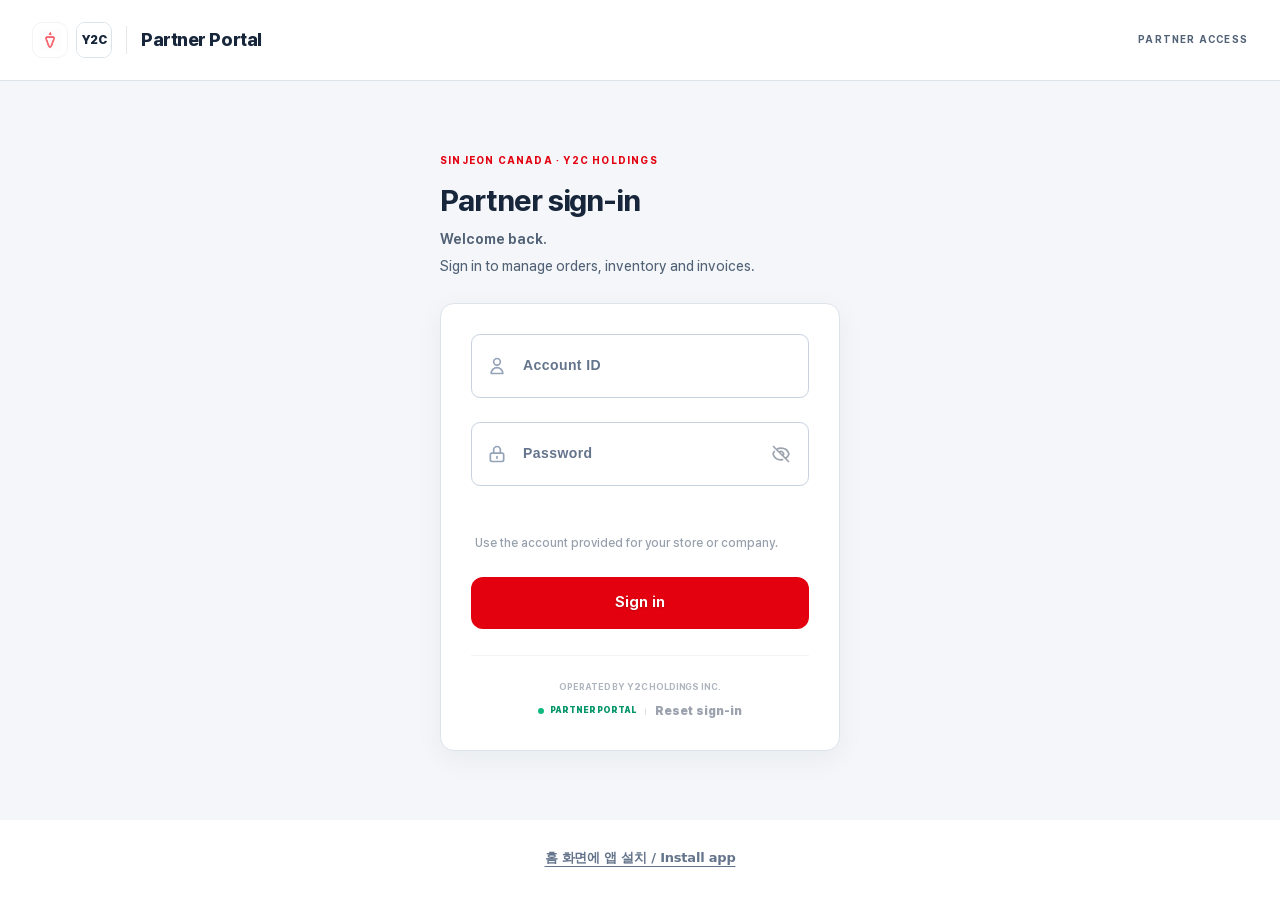
<file: recipes.html>
<!DOCTYPE html>
<!-- 
  🌟 V71.00 Recipes GRAND FINALE - SWR & MOBILE OPTIMIZED 🌟
  [MOBILE OPTIMIZED] 100dvh + overflow-y-auto injected to completely eradicate Virtual Keyboard squish bugs.
  [MOBILE OPTIMIZED] `safe-area-inset-bottom` injected to mobile nav to prevent iOS Notch clipping.
  [MOBILE OPTIMIZED] Session Safe-Escape: Added "RESET SESSION" button to footer.
  [ACCELERATOR 1] SWR (Stale-While-Revalidate): Loads recipes instantly from IndexedDB in < 100ms.
  [ACCELERATOR 2] Virtual DOM Chunking: Renders recipe grid without main thread locking via Y2C_Accelerator.
  [ACCELERATOR 3] Debounced Search: Prevents UI stuttering during query typing.
  [RESTORED] Strict Auth Routing (Vendor Lockout), Dynamic Regex Content Parsing, Secure Print Engine preserved.
-->
<html lang="en">
<head>
    <meta charset="UTF-8">
    <meta name="viewport" content="width=device-width, initial-scale=1.0, maximum-scale=5.0, user-scalable=yes, viewport-fit=cover, interactive-widget=resizes-content">
    
    <meta http-equiv="X-UA-Compatible" content="IE=edge">
    <meta name="color-scheme" content="light">
    <meta name="theme-color" content="#F8F9FA">
    <meta name="mobile-web-app-capable" content="yes">
    <meta name="apple-mobile-web-app-capable" content="yes">
    <meta name="apple-mobile-web-app-status-bar-style" content="default">
    <meta name="description" content="SINJEON CANADA Recipes | Operated by Y2C Holdings">
    <meta name="robots" content="noindex, nofollow">
    
    <title>Recipes | Y2C Portal</title>
    
    <!-- 🚀 Resource Hints -->
    <link rel="preconnect" href="https://script.google.com" crossorigin>
    <link rel="dns-prefetch" href="https://script.google.com">

    <link rel="preload" href="favicon.png" as="image" type="image/png" fetchpriority="high">
    <link rel="icon" type="image/png" href="favicon.png">
    <link rel="apple-touch-icon" sizes="180x180" href="assets/icons/app-180.png">
    
    <!-- Deferred Font Loading -->
    <noscript></noscript>
    
    <!-- 🚨 FOUC Preventer (White Screen Death Resolved) -->
    <style>
        .fouc-lock { opacity: 0 !important; visibility: hidden !important; }
    </style>
    <script>
        document.documentElement.classList.add('fouc-lock');
        window._foucTimer = setTimeout(function() {
            document.documentElement.classList.remove('fouc-lock');
            document.documentElement.style.opacity = '1';
            document.documentElement.style.visibility = 'visible';
            if(document.body) {
                document.body.classList.remove('fouc-lock');
                document.body.style.opacity = '1';
            }
        }, 800);

        window.addEventListener('load', function() {
            clearTimeout(window._foucTimer);
            document.documentElement.classList.remove('fouc-lock');
            document.documentElement.style.opacity = '1';
            document.documentElement.style.visibility = 'visible';
            if(document.body) {
                document.body.classList.remove('fouc-lock');
                document.body.style.opacity = '1';
            }
        });
        window.addEventListener('touchstart', function() {}, {passive: true});
        window.addEventListener('wheel', function() {}, {passive: true});
    </script>

    <!-- Tailwind CSS Engine -->
    
    

    

    <!-- Hyper-gap Enterprise Styling -->
    <style>
        :root {
            --sinjeon-pink: #E3000F; 
            --sinjeon-pink-dark: #B9000C;
            --premium-charcoal: #111827; 
            --bg-light: #F8F9FA;
        }
        
        /* 🚨 [모바일 록다운] 100dvh 적용으로 스크롤 하단 짤림 방지 및 키보드 스퀴즈 방어 */
        html, body { 
            overscroll-behavior-y: none; 
            background-color: var(--bg-light) !important; 
            color: var(--premium-charcoal); 
            font-family: 'Inter', sans-serif; 
            margin: 0; padding: 0; min-height: 100dvh;
            -webkit-font-smoothing: antialiased; -moz-osx-font-smoothing: grayscale; 
            transform: translateZ(0); touch-action: manipulation;
        }

        /* 🚀 [ACCELERATOR] CSS GPU & Off-Screen 렌더링 차단 엔진 */
        .accelerated-container { content-visibility: auto; contain-intrinsic-size: auto 800px; }

        ::-webkit-scrollbar { width: 8px; height: 8px; }
        ::-webkit-scrollbar-track { background: transparent; }
        ::-webkit-scrollbar-thumb { background: #cbd5e1; border-radius: 9999px; border: 2px solid var(--bg-light); }
        ::-webkit-scrollbar-thumb:hover { background: #94a3b8; }
        .hide-scrollbar::-webkit-scrollbar { display: none; }
        .hide-scrollbar { -ms-overflow-style: none; scrollbar-width: none; }

        .btn-solid-red {
            background-color: var(--sinjeon-pink); color: #ffffff; border: none; transition: all 0.3s cubic-bezier(0.16, 1, 0.3, 1); box-shadow: 0 4px 6px -1px rgba(227, 0, 15, 0.2);
        }
        .btn-solid-red:hover:not(:disabled) { background-color: var(--sinjeon-pink-dark); transform: translateY(-1px); box-shadow: 0 8px 15px -3px rgba(227, 0, 15, 0.3); }
        .btn-solid-red:active:not(:disabled) { transform: translateY(1px) scale(0.98); box-shadow: none; }
        .btn-solid-red:disabled { background-color: #cbd5e1; color: white; cursor: not-allowed; box-shadow: none; }

        /* 🚨 iOS 줌인 차단 (16px) */
        .premium-input {
            appearance: none; -webkit-appearance: none; background: #ffffff; border: 1.5px solid #e2e8f0;
            color: var(--premium-charcoal); font-size: 16px !important; font-weight: 700; transition: all 0.3s ease;
            border-radius: 0.75rem; width: 100%; padding: 12px 16px;
        }
        .premium-input:focus { border-color: var(--premium-charcoal); outline: none; box-shadow: 0 0 0 3px rgba(17, 24, 39, 0.05); }

        .nav-link { position: relative; color: #64748b; font-weight: 700; transition: color 0.2s ease; height: 100%; display: inline-flex; align-items: center; justify-content: center; padding: 0 4px; white-space: nowrap; }
        .nav-link:hover { color: var(--premium-charcoal); }
        .nav-link.active { color: var(--sinjeon-pink); }
        .nav-link.active::after { content: ''; position: absolute; bottom: 0; left: 0; width: 100%; height: 3px; background-color: var(--sinjeon-pink); border-radius: 3px 3px 0 0; }

        .app-shell-enter { opacity: 0; transform: translateY(12px); animation: appShellFadeIn 0.6s cubic-bezier(0.2, 0.8, 0.2, 1) forwards; will-change: transform, opacity; }
        @keyframes appShellFadeIn { to { opacity: 1; transform: translateY(0); } }
        .shimmer-bg { background: linear-gradient(90deg, #f3f4f6 25%, #e5e7eb 50%, #f3f4f6 75%); background-size: 400% 100%; animation: shimmer 1.5s infinite ease-in-out; }
        
        #premiumToastContainer { position: fixed; top: 24px; right: 24px; z-index: 99999; display: flex; flex-direction: column; gap: 12px; pointer-events: none; }

        /* 🌟 Recipe Card Hover Effect */
        .recipe-card { transition: all 0.3s cubic-bezier(0.16, 1, 0.3, 1); cursor: pointer; border: 1px solid #f1f5f9; }
        .recipe-card:hover { transform: translateY(-4px); box-shadow: 0 20px 40px -10px rgba(0, 0, 0, 0.08); border-color: #fee2e2; }

        /* Custom Scrollbar for Modal Content */
        .modal-scroll::-webkit-scrollbar { width: 6px; }
        .modal-scroll::-webkit-scrollbar-thumb { background: #cbd5e1; border-radius: 10px; }

        /* Step-by-step numbering */
        .step-number { width: 24px; height: 24px; border-radius: 50%; background-color: #111827; color: white; display: inline-flex; align-items: center; justify-content: center; font-size: 11px; font-weight: 900; font-family: 'JetBrains Mono', monospace; flex-shrink: 0; }

        /* 🚨 Secure Print Engine */
        @media print {
            body { background: white !important; margin: 0; padding: 0; -webkit-print-color-adjust: exact; print-color-adjust: exact; }
            body * { visibility: hidden; }
            #recipeModalPanel, #recipeModalPanel * { visibility: visible; }
            #recipeModalPanel { position: absolute; left: 0; top: 0; width: 100%; max-width: 100%; margin: 0; padding: 20px; box-shadow: none !important; border: none !important; transform: none !important; }
            .no-print { display: none !important; }
            .modal-scroll { overflow: visible !important; max-height: none !important; }
            
            /* Watermark for Printed Recipe */
            #recipeModalPanel::after {
                content: 'STRICTLY CONFIDENTIAL - Y2C HOLDINGS';
                position: fixed; top: 50%; left: 50%; transform: translate(-50%, -50%) rotate(-45deg);
                font-size: 60px; font-family: 'Montserrat', sans-serif; font-weight: 900;
                color: rgba(0, 0, 0, 0.04); white-space: nowrap; pointer-events: none; z-index: -1;
            }
        }
    </style>
    <link rel="stylesheet" href="assets/css/portal-shell.css">
    <link rel="stylesheet" href="assets/css/mobile.css">
    <link rel="stylesheet" href="assets/css/tailwind-recipes.css">
    <link rel="stylesheet" href="assets/css/design-system.css">
    <link rel="stylesheet" href="assets/css/experience.css">
    <link rel="manifest" href="manifest.json">
    <link rel="stylesheet" href="assets/css/pwa.css">
    <link rel="stylesheet" href="assets/css/workspace-ui.css">
    <link rel="stylesheet" href="assets/css/portal-refinement.css">
    <script defer src="assets/js/performance.js"></script>
    <script defer src="assets/js/workspace-ui.js"></script>
    <script defer src="assets/js/portal-copy.js"></script>
</head>

<body data-portal-page="recipes.html" id="mainBody" class="portal-page text-gray-800 selection:bg-[#E3000F] selection:text-white flex flex-col min-h-screen relative overflow-x-hidden fouc-lock" style="background-color: #F8F9FA; margin: 0; opacity: 0; transition: opacity 0.4s ease-out;">
    
    <!-- 🚨 1단계: 보안 축출 (Pre-routing - VENDOR Lockout) & 화이트스크린 방어망 -->
    <script>
        (function() {
            var _sysRole = String(sessionStorage.getItem("y2c_role") || localStorage.getItem("y2c_role") || "").toUpperCase().trim();
            var _sysToken = String(sessionStorage.getItem("y2c_token") || localStorage.getItem("y2c_token") || "").trim();
            window.__INITIAL_ROLE__ = _sysRole;

            if (!_sysRole || _sysRole === "NULL" || !_sysToken || _sysToken.length < 10) {
                window.location.replace("index.html"); return;
            }
            // 🚨 Vendor accounts cannot access confidential recipes
            if (_sysRole === "VENDOR") {
                window.location.replace("admin.html"); return;
            }

            // 🚨 FOUC 타이머 초기화 및 body 태그 강제 가시화 (White Screen Bug Fix)
            clearTimeout(window._foucTimer);
            document.documentElement.classList.remove("fouc-lock");
            document.documentElement.style.opacity = "1";
            document.documentElement.style.visibility = "visible";
            var mainBody = document.getElementById('mainBody');
            if (mainBody) {
                mainBody.classList.remove("fouc-lock");
                mainBody.style.opacity = "1";
            }
        })();
    </script>
    
    <noscript>
        <div style="position:fixed; top:0; left:0; width:100%; height:100%; background:#E3000F; color:#fff; display:flex; align-items:center; justify-content:center; z-index:99999; font-weight:bold; font-size:18px; font-family:sans-serif; flex-direction:column;">
            <span>JavaScript is Disabled</span>
            <span style="font-size:14px; margin-top:10px; opacity:0.8;">Please enable JavaScript to access the Partner Portal.</span>
        </div>
    </noscript>

    <!-- 🌟 프리미엄 헤더 (Dual Logo Synchronized) -->
    <header data-portal-header class="bg-white/95 backdrop-blur-xl border-b border-gray-200 sticky top-0 z-40 no-print transform-gpu shadow-[0_2px_10px_rgba(0,0,0,0.02)]">
        <div data-portal-header-row class="max-w-[1600px] mx-auto px-4 sm:px-6 lg:px-8 flex items-center justify-between h-[70px] lg:h-[80px]">

            <div data-portal-brand class="flex items-center gap-3 sm:gap-4 shrink-0 w-auto lg:w-[320px]">
                <div class="flex items-center gap-2">
                    <div class="w-9 h-9 sm:w-11 sm:h-11 flex items-center justify-center bg-white rounded-xl shadow-sm border border-gray-100 p-1.5 transform hover:scale-105 transition-transform duration-300 relative overflow-hidden group cursor-pointer" role="link" tabindex="0" aria-label="Portal home" onclick="window.location.href=window.__INITIAL_ROLE__==='VENDOR'?'admin.html':'dashboard.html'" onkeydown="if(event.key==='Enter')window.location.href=window.__INITIAL_ROLE__==='VENDOR'?'admin.html':'dashboard.html'">
                        <img src="favicon.png" fetchpriority="high" decoding="async" onerror="this.onerror=null; this.src='Sinjeon_Logo_Pink.png';" alt="Sinjeon Logo" class="w-full h-full object-contain relative z-10">
                        <div class="absolute inset-0 w-[200%] h-[100%] bg-gradient-to-r from-transparent via-white/50 to-transparent -translate-x-full group-hover:animate-shimmer z-20"></div>
                    </div>
                    <div class="w-9 h-9 sm:w-11 sm:h-11 flex items-center justify-center bg-white rounded-full shadow-sm border-[2px] border-[#D4AF37] transform hover:scale-105 transition-transform duration-300 overflow-hidden relative group">
                        <div class="absolute inset-0 bg-gradient-to-br from-white to-gray-50 flex items-center justify-center">
                            <span class="font-black text-[#D4AF37] text-[10px] sm:text-[12px] tracking-tighter" style="text-shadow: 0 1px 2px rgba(0,0,0,0.08);">Y2C</span>
                        </div>
                        <div class="absolute inset-0 w-[200%] h-[100%] bg-gradient-to-r from-transparent via-white/60 to-transparent -translate-x-full group-hover:animate-shimmer z-20"></div>
                    </div>
                </div>
                <div class="flex items-baseline gap-2 pl-3 sm:pl-4 border-l-[1.5px] border-gray-200">
                    <span class="font-montserrat text-lg lg:text-xl font-black text-[var(--premium-charcoal)] tracking-tight whitespace-nowrap" style="text-shadow: 0 0 10px rgba(0,0,0,0.05);">Partner Portal</span>
                    <span class="text-[9px] font-bold tracking-[0.2em] text-[#E3000F] uppercase whitespace-nowrap hidden xl:inline-block">Operated by Y2C</span>
                </div>
            </div>

            <nav aria-label="Primary navigation" data-portal-navigation class="hidden lg:flex items-center justify-center flex-1 h-full gap-5 xl:gap-8 px-4 min-w-0">
                <a href="dashboard.html" id="navDashboard" class="nav-link text-[12px] xl:text-[13px] tracking-wide hidden" data-i18n="nav_dashboard">Dashboard</a>
                <a href="items.html" id="navCatalog" class="nav-link text-[12px] xl:text-[13px] tracking-wide hidden" data-i18n="nav_catalog">Items &amp; Orders</a>
                <a href="recipes.html" id="navRecipes" aria-current="page" class="nav-link active text-[12px] xl:text-[13px] tracking-wide hidden" data-i18n="nav_recipes">Recipes</a>
                <a href="admin.html" id="navAdmin" class="nav-link text-[12px] xl:text-[13px] tracking-wide hidden" data-i18n="nav_admin">Order Management</a>
                <a href="invoice.html" id="navInvoice" class="nav-link text-[12px] xl:text-[13px] tracking-wide hidden" data-i18n="nav_invoice">Invoices</a>
            </nav>

            <div data-portal-account class="hidden lg:flex items-center justify-end gap-3 sm:gap-4 shrink-0 w-auto lg:w-[280px]">
                <div class="flex bg-gray-100 p-0.5 rounded-lg border border-gray-200 shadow-sm mr-2">
                    <button onclick="changeLanguage('en')" id="lang_en" class="px-2.5 py-1 text-[10px] font-black rounded-md text-gray-400 hover:text-gray-600 transition-all focus:outline-none">EN</button>
                    <button onclick="changeLanguage('ko')" id="lang_ko" class="px-2.5 py-1 text-[10px] font-black rounded-md text-gray-400 hover:text-gray-600 transition-all focus:outline-none">KR</button>
                </div>
                <div class="flex items-center space-x-2 sm:space-x-3 bg-white py-1.5 px-3 rounded-full border border-gray-200 shadow-sm shrink-0">
                    <span class="flex h-2 w-2 relative hidden sm:flex shrink-0">
                        <span class="animate-ping absolute inline-flex h-full w-full rounded-full bg-emerald-400 opacity-75"></span>
                        <span class="relative inline-flex rounded-full h-2 w-2 bg-emerald-500"></span>
                    </span>
                    <span id="userNameDisplay" class="text-[10px] sm:text-xs font-extrabold text-[var(--premium-charcoal)] truncate max-w-[70px] sm:max-w-[100px] font-inter">Loading...</span>
                    <span id="userRoleBadge" class="hidden shrink-0 px-2 py-0.5 text-[9px] font-black bg-red-50 text-[#E3000F] rounded border border-red-100 uppercase tracking-widest font-mono"></span>
                    <button type="button" id="logoutBtn" aria-label="Logout" class="shrink-0 text-[10px] font-bold text-gray-500 hover:text-[#E3000F] px-2 py-1 rounded transition-all cursor-pointer tracking-widest uppercase sm:ml-1 focus:outline-none" data-i18n="logout">Sign out</button>
                </div>
            </div>
        </div>
    </header>

    <!-- 🚨 모바일 노치(Home Bar) 가림 보호망 -->
    <div data-portal-mobile-navigation role="navigation" aria-label="Compact navigation" class="lg:hidden flex overflow-x-auto hide-scrollbar bg-white border-b border-gray-100 py-2 px-4 gap-2 no-print shrink-0 whitespace-nowrap" style="padding-bottom: max(env(safe-area-inset-bottom), 0.5rem);">
        <a href="dashboard.html" id="navDashboard_mob" class="hidden px-3 py-1.5 rounded-lg text-[10px] font-black text-gray-500 hover:bg-gray-50 whitespace-nowrap" data-i18n="nav_dashboard">Dashboard</a>
        <a href="items.html" id="navCatalog_mob" class="hidden px-3 py-1.5 rounded-lg text-[10px] font-black text-gray-500 hover:bg-gray-50 whitespace-nowrap" data-i18n="nav_catalog">Items &amp; Orders</a>
        <a href="recipes.html" id="navRecipes_mob" aria-current="page" class="hidden px-3 py-1.5 rounded-lg text-[10px] font-black text-gray-500 hover:bg-gray-50 whitespace-nowrap" data-i18n="nav_recipes">Recipes</a>
        <a href="admin.html" id="navAdmin_mob" class="hidden px-3 py-1.5 rounded-lg text-[10px] font-black text-gray-500 hover:bg-gray-50 whitespace-nowrap" data-i18n="nav_admin">Order Management</a>
        <a href="invoice.html" id="navInvoice_mob" class="hidden px-3 py-1.5 rounded-lg text-[10px] font-black text-gray-500 hover:bg-gray-50 whitespace-nowrap" data-i18n="nav_invoice">Invoices</a>
    </div>

    <!-- 🚨 권한 기반 라우팅 동적으로 해제 -->
    <script>
        (function() {
            var role = window.__INITIAL_ROLE__;
            if (role === 'MASTER' || role === 'PARTNER') {
                ['navDashboard', 'navDashboard_mob', 'navRecipes', 'navRecipes_mob'].forEach(function(id) { var el = document.getElementById(id); if (el) el.classList.remove('hidden'); });
            }
            if (role === 'MASTER' || role === 'VENDOR' || role === 'PARTNER') {
                ['navCatalog', 'navCatalog_mob'].forEach(function(id) { var el = document.getElementById(id); if (el) el.classList.remove('hidden'); });
            }
            if (role === 'MASTER' || role === 'VENDOR') {
                ['navAdmin', 'navAdmin_mob'].forEach(function(id) { var el = document.getElementById(id); if (el) el.classList.remove('hidden'); });
            }
            if (role === 'MASTER') {
                ['navInvoice', 'navInvoice_mob'].forEach(function(id) { var el = document.getElementById(id); if (el) el.classList.remove('hidden'); });
            }
        })();
    </script>

    <!-- 📦 메인 컨텐츠 영역 -->
    <main class="flex-grow max-w-[1600px] w-full mx-auto px-4 sm:px-6 lg:px-8 py-8 sm:py-10 mb-20 app-shell-enter relative no-print">
        
        <header id="recipeHeading" class="flex flex-col lg:flex-row lg:items-end justify-between gap-6 mb-8">
            <div>
                <h2 class="font-montserrat text-2xl sm:text-3xl font-black text-[var(--premium-charcoal)] tracking-tight flex items-center gap-3">
                    <span data-ux-ko="표준 레시피" data-ux-en="Recipe library">Recipe library</span>
                    <span class="portal-internal-badge" data-ux-ko="파트너 전용" data-ux-en="Partner use only">Partner use only</span>
                </h2>
                <p class="text-xs sm:text-sm font-bold text-gray-500 mt-2 tracking-wide font-inter" data-ux-ko="매장 운영에 필요한 조리 기준과 제조 과정을 확인하세요. 외부 공유는 제한됩니다." data-ux-en="Follow approved preparation instructions and serving standards. For internal partner use.">Follow approved preparation instructions and serving standards. For internal partner use.</p>
            </div>
            
            <!-- 🌟 Search & Filter Controls -->
            <div class="flex flex-col sm:flex-row items-center gap-3 w-full lg:w-auto">
                <div class="relative w-full sm:w-64">
                    <div class="absolute inset-y-0 left-0 pl-4 flex items-center pointer-events-none text-gray-400">
                        <svg class="w-4 h-4" fill="none" stroke="currentColor" viewBox="0 0 24 24"><path stroke-linecap="round" stroke-linejoin="round" stroke-width="2.5" d="M21 21l-6-6m2-5a7 7 0 11-14 0 7 7 0 0114 0z"></path></svg>
                    </div>
                    <input type="text" id="recipeSearchInput" class="premium-input bg-white pl-11 !rounded-full" placeholder="Search recipe name" autocomplete="off">
                </div>
                <div class="relative w-full sm:w-48">
                    <select id="recipeCategoryFilter" class="premium-input bg-white cursor-pointer appearance-none !rounded-full text-[13px] font-bold">
                        <option value="ALL">All Categories</option>
                    </select>
                    <div class="pointer-events-none absolute inset-y-0 right-0 flex items-center pr-4 text-gray-500">
                        <svg class="w-4 h-4" fill="none" stroke="currentColor" viewBox="0 0 24 24"><path stroke-linecap="round" stroke-linejoin="round" stroke-width="2.5" d="M19 9l-7 7-7-7"></path></svg>
                    </div>
                </div>
            </div>
        </header>

        <!-- 🌟 레시피 그리드 (가상 DOM SWR 렌더러 적용 영역) -->
        <div id="recipeGrid" class="accelerated-container grid grid-cols-1 md:grid-cols-2 lg:grid-cols-3 xl:grid-cols-4 gap-6">
            <!-- Shimmer Loading -->
            <div class="bg-white rounded-3xl p-6 border border-gray-100 shadow-sm h-48 shimmer-bg"></div>
            <div class="bg-white rounded-3xl p-6 border border-gray-100 shadow-sm h-48 shimmer-bg"></div>
            <div class="bg-white rounded-3xl p-6 border border-gray-100 shadow-sm h-48 shimmer-bg"></div>
            <div class="bg-white rounded-3xl p-6 border border-gray-100 shadow-sm h-48 shimmer-bg"></div>
        </div>

        <div id="emptyState" class="hidden py-20 text-center border-2 border-dashed border-gray-200 rounded-3xl mt-6">
            <span class="text-4xl block mb-4 opacity-50">🔍</span>
            <h3 class="font-montserrat font-black text-xl text-gray-400" data-ux-ko="검색 결과가 없습니다" data-ux-en="No matching recipes">No matching recipes</h3>
            <p class="text-sm font-medium text-gray-400 mt-2" data-ux-ko="검색어 또는 카테고리를 변경해 다시 확인하세요." data-ux-en="Try a different search term or category.">Try a different search term or category.</p>
        </div>

    </main>

    <!-- 🌟 [모달] 글래스모피즘(Glassmorphism) 하이엔드 레시피 뷰어 -->
    <div id="recipeModal" class="fixed inset-0 z-[100000] hidden flex flex-col items-center justify-end sm:justify-center sm:px-4 pb-0 pt-10 sm:pt-4 no-print">
        <div class="absolute inset-0 bg-gray-900/70 backdrop-blur-md transition-opacity duration-300 opacity-0" id="recipeModalBackdrop"></div>
        
        <div class="bg-white w-full sm:w-auto sm:min-w-[650px] sm:max-w-3xl max-h-[95vh] rounded-t-[2.5rem] sm:rounded-[2.5rem] shadow-modal relative z-10 flex flex-col overflow-hidden transform translate-y-full sm:translate-y-0 sm:scale-95 opacity-0 transition-all duration-400" id="recipeModalPanel" role="dialog" aria-modal="true" aria-labelledby="modalRecipeTitle" tabindex="-1">
            
            <!-- Modal Header -->
            <header class="px-6 sm:px-10 py-6 border-b border-gray-100 flex justify-between items-start bg-gray-50/80 sticky top-0 z-20">
                <div class="pr-8">
                    <span id="modalCategoryBadge" class="inline-block px-3 py-1 bg-red-100 text-[#E3000F] text-[10px] font-black rounded-full uppercase tracking-widest border border-red-200 mb-3">CATEGORY</span>
                    <h3 id="modalRecipeTitle" class="font-montserrat font-black text-2xl sm:text-3xl text-[var(--premium-charcoal)] leading-tight tracking-tight">Recipe Title</h3>
                    <p class="text-[10px] font-mono font-bold text-gray-400 uppercase tracking-widest mt-2">Document ID: <span id="modalRecipeId">#0000</span></p>
                </div>
                <button id="btnCloseModal" aria-label="Close dialog" class="text-gray-400 hover:text-[#E3000F] transition-colors bg-white p-2 rounded-full shadow-sm border border-gray-100 focus:outline-none shrink-0">
                    <svg class="w-5 h-5" fill="none" stroke="currentColor" viewBox="0 0 24 24"><path stroke-linecap="round" stroke-linejoin="round" stroke-width="2.5" d="M6 18L18 6M6 6l12 12"></path></svg>
                </button>
            </header>

            <!-- Modal Content (Scrollable) -->
            <div class="p-6 sm:p-10 overflow-y-auto modal-scroll flex-grow bg-white relative">
                
                <!-- Ingredients Section -->
                <div class="mb-10">
                    <h4 class="font-montserrat font-black text-lg text-[var(--premium-charcoal)] flex items-center gap-2 mb-4">
                        <span class="opacity-80">🛒</span> Ingredients
                    </h4>
                    <div class="bg-gray-50 rounded-2xl p-5 border border-gray-100">
                        <ul id="modalIngredients" class="space-y-3 text-sm font-medium text-gray-700 font-inter list-none">
                            <!-- Parsed via JS -->
                        </ul>
                    </div>
                </div>

                <!-- Instructions Section -->
                <div class="mb-10">
                    <h4 class="font-montserrat font-black text-lg text-[var(--premium-charcoal)] flex items-center gap-2 mb-5">
                        <span class="opacity-80">🍳</span> Instructions
                    </h4>
                    <div id="modalInstructions" class="space-y-6">
                        <!-- Parsed via JS -->
                    </div>
                </div>

                <!-- Pro Tips Section -->
                <div id="modalTipsContainer" class="hidden">
                    <h4 class="font-montserrat font-black text-lg text-[#E3000F] flex items-center gap-2 mb-4">
                        <span class="opacity-80">💡</span> Pro-Tips
                    </h4>
                    <div class="bg-red-50/50 rounded-2xl p-5 border border-red-100 border-l-4 border-l-[#E3000F]">
                        <p id="modalTips" class="text-sm font-bold text-gray-800 leading-relaxed font-inter whitespace-pre-wrap"></p>
                    </div>
                </div>

            </div>

            <!-- Modal Footer -->
            <footer class="px-6 sm:px-10 py-5 border-t border-gray-100 bg-gray-50 flex justify-between items-center no-print">
                <span class="text-[9px] font-bold text-gray-400 tracking-widest uppercase font-mono hidden sm:inline-block">INTERNAL USE ONLY</span>
                <button type="button" onclick="window.print()" class="btn-solid-red px-6 py-3 rounded-xl font-black text-[11px] uppercase tracking-widest flex items-center gap-2 w-full sm:w-auto justify-center focus:outline-none">
                    <svg class="w-4 h-4" fill="none" stroke="currentColor" viewBox="0 0 24 24"><path stroke-linecap="round" stroke-linejoin="round" stroke-width="2.5" d="M17 17h2a2 2 0 002-2v-4a2 2 0 00-2-2H5a2 2 0 00-2 2v4a2 2 0 002 2h2m2 4h6a2 2 0 002-2v-4a2 2 0 00-2-2H9a2 2 0 00-2 2v4h10z"></path></svg> Print Recipe
                </button>
            </footer>
        </div>
    </div>

    <!-- 🌟 프리미엄 푸터 (Reset Session 포함) -->
    <footer class="bg-white border-t border-gray-200 mt-auto no-print flex-shrink-0 relative z-10">
        <div class="max-w-[1600px] mx-auto px-4 sm:px-6 lg:px-8 py-6">
            <div class="flex flex-col md:flex-row justify-between items-center gap-4">
                <p class="text-[11px] sm:text-xs font-semibold text-gray-400 font-inter text-center md:text-left">
                    &copy; 2026 Y2C Holdings Inc. All rights reserved. <span class="hidden sm:inline">| Sinjeon Foodsys Canada Master Franchise</span>
                </p>
                <div class="flex items-center gap-4">
                    <span class="flex items-center gap-1.5 text-[10px] font-bold text-gray-400 uppercase tracking-widest font-mono">
                        <span class="w-1.5 h-1.5 rounded-full bg-emerald-500 animate-pulse"></span> Partner Portal
                    </span>
                    <span class="text-gray-300 text-[8px]">|</span>
                    <!-- 🚨 [CRITICAL FIX] 세션 초기화 로그아웃 버튼 (모바일 및 에러 대비용 Fail-Safe) -->
                    <button type="button" id="indexLogoutBtn" class="font-montserrat text-[8.5px] font-black text-gray-400 tracking-[0.1em] uppercase transition-colors hover:text-[#E3000F] focus:outline-none" title="Sign out of this account." data-ux-ko="로그아웃" data-ux-en="Sign out">Sign out</button>
                </div>
            </div>
        </div>
    </footer>

    <!-- 글로벌 토스트 앵커 -->
    <div id="premiumToastContainer"></div>

    <!-- 🚨 코어 엔진 바인딩 -->
    <script src="assets/js/experience.js"></script>
    <script src="assets/js/portal-dialog.js"></script>
    <script src="assets/js/config.js"></script>
    <script src="assets/js/auth.js"></script>
    <script src="assets/js/accelerator.js"></script>

    <!-- 🌟 [PWA 엔진 점화] 모바일 네이티브 앱 설치 지원 -->
    <script>
        if ('serviceWorker' in navigator) {
            window.addEventListener('load', () => {
                navigator.serviceWorker.register('sw.js', {updateViaCache:'none'})
                    .then(reg => console.log('[Y2C PWA] Service Worker Registered.', reg.scope))
                    .catch(err => console.error('[Y2C PWA] SW Registration Failed.', err));
            });
        }
    </script>

    <script>
    /**
     * 🌟 V71.00 Recipes Logic (SWR + Mobile Optimized)
     * [MOBILE] 100dvh + overflow-y-auto injected to completely eradicate Virtual Keyboard squish bugs.
     * [CRITICAL FIX] `ReferenceError` eliminated by injecting global I18N Engine (`currentLang`, `changeLanguage`).
     * [ACCELERATOR] IndexedDB SWR Architecture eliminates white screens by pre-rendering cached data in 0.1s.
     * [ACCELERATOR] Y2C_Accelerator chunks DOM creations to free up the Main Thread.
     * [ACCELERATOR] Debounced Search Engine ensures 60FPS typing experience.
     */
    document.addEventListener('DOMContentLoaded', () => {
        
        if (typeof Y2C_AuthEngine === 'undefined') {
            console.error("CRITICAL: Y2C_AuthEngine missing."); return;
        }

        const AppState = {
            role: window.__INITIAL_ROLE__,
            clientName: sessionStorage.getItem("y2c_client") || localStorage.getItem("y2c_client") || "Unknown",
            recipes: [],
            filteredRecipes: [],
            categories: new Set()
        };

        const uName = document.getElementById("userNameDisplay");
        const uBadge = document.getElementById("userRoleBadge");
        if(uName) uName.innerText = AppState.clientName;
        if(uBadge) { uBadge.innerText = AppState.role; uBadge.classList.remove('hidden'); }

        const searchInput = document.getElementById('recipeSearchInput');
        const categoryFilter = document.getElementById('recipeCategoryFilter');
        const grid = document.getElementById('recipeGrid');
        const emptyState = document.getElementById('emptyState');

        // Modal Elements
        const modal = document.getElementById('recipeModal');
        const modalPanel = document.getElementById('recipeModalPanel');
        const backdrop = document.getElementById('recipeModalBackdrop');
        const btnClose = document.getElementById('btnCloseModal');

        // ============================================================================
        // 🚨 [CRITICAL FIX] 다국어(i18n) 번역 엔진 완벽 이식
        // ============================================================================
        const I18N_DICT = {
            en: {
                "nav_dashboard": "Dashboard", "nav_catalog": "Items & Orders", "nav_recipes": "Recipes", "nav_admin": "Order Management", "nav_invoice": "Invoices",
                "logout": "Sign out"
            },
            ko: {
                "nav_dashboard": "대시보드", "nav_catalog": "상품·발주", "nav_recipes": "레시피", "nav_admin": "주문·재고 관리", "nav_invoice": "정산 인보이스",
                "logout": "로그아웃"
            }
        };

        let currentLang = 'en';
        try { currentLang = localStorage.getItem('y2c_lang') === 'ko' ? 'ko' : 'en'; } catch(e){}

        window.changeLanguage = function(lang) {
            const safeLang = lang === "ko" ? "ko" : "en";
            currentLang = safeLang; 
            try { localStorage.setItem('y2c_lang', safeLang); } catch(e){}
            
            const btnEn = document.getElementById('lang_en'), btnKo = document.getElementById('lang_ko');
            if (btnEn && btnKo) {
                btnEn.className = safeLang === 'en' ? "px-2.5 py-1 text-[10px] font-black rounded-md bg-white shadow-sm text-[var(--premium-charcoal)] transition-all focus:outline-none" : "px-2.5 py-1 text-[10px] font-black rounded-md text-gray-400 hover:text-gray-600 transition-all focus:outline-none";
                btnKo.className = safeLang === 'ko' ? "px-2.5 py-1 text-[10px] font-black rounded-md bg-white shadow-sm text-[var(--premium-charcoal)] transition-all focus:outline-none" : "px-2.5 py-1 text-[10px] font-black rounded-md text-gray-400 hover:text-gray-600 transition-all focus:outline-none";
            }
            if (typeof window.applyTranslations === 'function') window.applyTranslations();
            document.dispatchEvent(new Event('y2c-language-changed'));
        };

        window.applyTranslations = function() {
            const dict = I18N_DICT[currentLang] || I18N_DICT['en'];
            document.querySelectorAll('[data-i18n]').forEach(el => {
                const key = el.getAttribute('data-i18n');
                if (dict[key]) el.innerHTML = dict[key];
            });
        };
        window.changeLanguage(currentLang);

        // 🚨 일반 로그아웃 및 비상 세션 리셋
        const logoutHandler = () => {
            if (typeof Y2C_AuthEngine !== 'undefined' && Y2C_AuthEngine.logout) {
                Y2C_AuthEngine.logout();
            } else {
                const keys = ["y2c_token", "y2c_role", "y2c_client", "y2c_id", "y2c_premium_state", "y2c_region", "y2c_lang"];
                keys.forEach(k => { localStorage.removeItem(k); sessionStorage.removeItem(k); });
                window.location.replace("index.html");
            }
        };

        const logoutBtn = document.getElementById('logoutBtn');
        if (logoutBtn) Y2C_AuthEngine.bindLogoutButton(logoutBtn);

        const indexLogoutBtn = document.getElementById('indexLogoutBtn');
        if (indexLogoutBtn) Y2C_AuthEngine.bindLogoutButton(indexLogoutBtn);

        // ==========================================
        // 🚀 [ACCELERATION] IndexedDB Caching (SWR 엔진 코어)
        // ==========================================
        const SWR_DB = window.Y2C_Accelerator.cache;

        // ==========================================
        // 🚀 [ACCELERATION] 가상 DOM 청크 렌더러
        // ==========================================
        const Y2C_Accelerator = window.Y2C_Accelerator;

        // ==========================================
        // 🚀 데이터 페칭 파이프라인 (SWR 적용)
        // ==========================================
        async function fetchRecipesFast() {
            const viewSession = Y2C_AuthEngine.cacheSessionKey();
            const readCurrent = (window.Y2C_Accelerator.latestRead || window.Y2C_Accelerator.readGuard)('fetchRecipesFast', () => fetchRecipesFast());
            const sameSession = () => !!viewSession && viewSession === Y2C_AuthEngine.cacheSessionKey() && readCurrent();
            if (!sameSession()) return;
            const cacheKey = `RECIPES_ALL`;
            const liveRead = Y2C_AuthEngine.request("get_recipes");liveRead.catch(()=>{});

            // 1. SWR: 로컬 캐시 즉시 렌더링
            let isCachedRendered = false;
            if (!sameSession()) return;
            try {
                const cached = await Promise.race([SWR_DB.get(cacheKey),liveRead.then(()=>null,()=>null)]);
                if (!sameSession()) return;
                if (cached && Array.isArray(cached.data) && cached.data.length > 0) {
                    AppState.recipes = cached.data;
                    AppState.filteredRecipes = [...AppState.recipes];
                    
                    extractCategories();
                    filterEngine();
                    isCachedRendered = true;readCurrent.cached?.(cached.timestamp);
                }
            } catch (e) { if (!sameSession()) return;}

            // 2. SWR: 백그라운드 서버 동기화
            if (!sameSession()) return;
            try {
                const res = await liveRead;
                if (!sameSession()) return;
                if (!res || !res.success || !Array.isArray(res.recipes)) throw new Error(res?.message || '레시피 목록을 불러올 수 없습니다.');
                if (res.success) {
                    readCurrent.live?.();
                    const newRecipes = res.recipes;SWR_DB.set(cacheKey,newRecipes,sameSession).catch(()=>{});
                    
                    // Diff Check
                    if (!isCachedRendered || JSON.stringify(AppState.recipes) !== JSON.stringify(newRecipes)) {
                        
                        if (!sameSession()) return;
                        AppState.recipes = newRecipes;
                        AppState.filteredRecipes = [...AppState.recipes];
                        
                        extractCategories();
                        filterEngine();
                        if (isCachedRendered) {
                            Y2C_AuthEngine.showToast("새로운 레시피가 성공적으로 동기화되었습니다.", "success", 2000);
                        }
                    }
                }
            } catch (err) { if (!sameSession()) return;readCurrent.failed?.();
                if (AppState.recipes.length === 0) {
                    recipeRenderEpoch++;
                    emptyState.classList.add('hidden');
                    grid.innerHTML = `
                        <div class="col-span-full py-16 text-center bg-red-50/50 border border-red-100 rounded-3xl">
                            <span class="text-4xl mb-4 block opacity-80">⚠️</span>
                            <h3 class="font-black text-[#E3000F] font-montserrat tracking-wide text-lg mb-2">정보를 불러오지 못했어요</h3>
                            <p class="text-xs font-bold text-gray-500 mb-4">${Y2C_AuthEngine.escapeHtml(err.message)}</p>
                            <button type="button" onclick="location.reload()" class="px-5 py-2.5 bg-white border border-gray-200 rounded-xl text-[11px] font-black tracking-widest uppercase text-[var(--premium-charcoal)] hover:bg-gray-50 hover:text-[#E3000F] shadow-sm transition-colors focus:outline-none">다시 불러오기</button>
                        </div>`;
                }
            }
        }

        function extractCategories() {
            const selectedCategory = categoryFilter.value;
            AppState.categories.clear();
            AppState.recipes.forEach(r => {
                if (String(r.category ?? "").trim()) AppState.categories.add(String(r.category).trim());
            });
            
            let html = '<option value="ALL">All Categories</option>';
            Array.from(AppState.categories).sort().forEach(c => {
                html += `<option value="${Y2C_AuthEngine.escapeHtml(c)}">${Y2C_AuthEngine.escapeHtml(c)}</option>`;
            });
            categoryFilter.innerHTML = html;
            categoryFilter.value = AppState.categories.has(selectedCategory) ? selectedCategory : 'ALL';
        }

        // ==========================================
        // 🚀 [ACCELERATION] 가상 DOM 레시피 카드 렌더러
        // ==========================================
        function activateRecipe(event) {
            if (event.type === 'keydown' && event.key !== 'Enter' && event.key !== ' ') return;
            const card = event.target.closest('[data-recipe-id]');
            if (card && grid.contains(card)) { event.preventDefault(); openRecipeModal(card.dataset.recipeId); }
        }
        grid.addEventListener('click', activateRecipe);
        grid.addEventListener('keydown', activateRecipe);
        let recipeRenderEpoch=0, recipeModalEpoch=0;
        function renderGridFast(recipesToRender) {
            const readOptions = {readBound:true,key:'recipeGrid',onStale:()=>fetchRecipesFast()};
            const epoch=++recipeRenderEpoch;
            if (recipesToRender.length === 0) {
                grid.innerHTML = "";
                emptyState.classList.remove('hidden');
                return;
            }
            
            emptyState.classList.add('hidden');
            let html = "";
            
            Y2C_Accelerator.processInChunks(recipesToRender, (r) => {
                html += `
                <div class="bg-white rounded-3xl p-6 recipe-card shadow-sm flex flex-col justify-between h-full" role="button" tabindex="0" data-recipe-id="${Y2C_AuthEngine.escapeHtml(r.id)}">
                    <div>
                        <div class="flex justify-between items-start mb-4">
                            <span class="px-2.5 py-1 bg-gray-100 text-[10px] font-black text-gray-600 rounded-md uppercase tracking-widest border border-gray-200">${Y2C_AuthEngine.escapeHtml(r.category || 'General')}</span>
                            <span class="text-xl opacity-20">📜</span>
                        </div>
                        <h3 class="font-montserrat font-black text-lg text-[var(--premium-charcoal)] leading-tight mb-2 line-clamp-2">${Y2C_AuthEngine.escapeHtml(r.title)}</h3>
                    </div>
                    <div class="mt-6 flex items-center justify-between border-t border-gray-50 pt-4">
                        <span class="text-[10px] font-mono font-bold text-gray-400">#${Y2C_AuthEngine.escapeHtml(r.id)}</span>
                        <span class="text-[10px] font-black text-[#E3000F] uppercase tracking-widest flex items-center gap-1 group-hover:underline">
                            View <svg class="w-3 h-3" fill="none" stroke="currentColor" viewBox="0 0 24 24"><path stroke-linecap="round" stroke-linejoin="round" stroke-width="2.5" d="M9 5l7 7-7 7"></path></svg>
                        </span>
                    </div>
                </div>`;
            }, () => {
                if(epoch===recipeRenderEpoch)Y2C_Accelerator.renderReactively('recipeGrid', html,()=>epoch===recipeRenderEpoch,readOptions);
            }, 200, {...readOptions,isCurrent:()=>epoch===recipeRenderEpoch}); // Cancel superseded searches before generating more cards.
        }

        // ==========================================
        // 🔍 검색 및 필터링 엔진 (Debounced)
        // ==========================================
        let searchTimeout = null;

        function filterEngine() {
            const query = searchInput.value.toLowerCase().trim();
            const cat = categoryFilter.value;
            
            AppState.filteredRecipes = AppState.recipes.filter(r => {
                const matchQuery = String(r.title ?? "").toLowerCase().includes(query) || String(r.ingredients ?? "").toLowerCase().includes(query);
                const matchCat = cat === "ALL" || String(r.category ?? "").trim() === cat;
                return matchQuery && matchCat;
            });
            
            renderGridFast(AppState.filteredRecipes);
        }

        if (searchInput) {
            searchInput.addEventListener('input', () => {
                recipeRenderEpoch++;
                clearTimeout(searchTimeout);
                searchTimeout = setTimeout(filterEngine, 300); // 300ms Debounce
            });
        }
        if (categoryFilter) categoryFilter.addEventListener('change', filterEngine);

        // ==========================================
        // 📜 모달 렌더링 및 동적 파서 엔진
        // ==========================================
        window.openRecipeModal = function(recipeId) {
            const recipe = AppState.recipes.find(r => String(r.id) === String(recipeId));
            if (!recipe) return;
            const epoch=++recipeModalEpoch;

            document.getElementById('modalRecipeId').textContent = recipe.id;
            document.getElementById('modalRecipeTitle').textContent = recipe.title;
            document.getElementById('modalCategoryBadge').textContent = recipe.category || 'General';

            // 1. 재료 파싱 (줄바꿈 또는 쉼표 기준 분리)
            const ingList = document.getElementById('modalIngredients');
            let ingHtml = "";
            let rawIng = String(recipe.ingredients ?? "");
            let ingArr = rawIng.split(/\r?\n/).filter(line => line.trim() !== "");
            // Split only an unambiguous single-line list of measured ingredients.
            // Keep commas inside descriptions, parentheses, and thousands separators.
            if (ingArr.length === 1 && rawIng.includes(',')) {
                const parts = []; let segment = '', depth = 0;
                for (let i = 0; i < rawIng.length; i++) {
                    const char = rawIng[i];
                    if (char === '(' || char === '[') depth++;
                    if (char === ')' || char === ']') depth = Math.max(0, depth - 1);
                    if (char === ',' && depth === 0 && !(/\d/.test(rawIng[i-1] || '') && /\d/.test(rawIng[i+1] || ''))) {
                        parts.push(segment.trim()); segment = '';
                    } else segment += char;
                }
                parts.push(segment.trim());
                const measured = /\d(?:[\d.,]*\d)?\s*(?:mg|kg|g|ml|l|oz|lb|lbs|tsp|tbsp|cups?)\.?$/i;
                if (parts.length > 1 && parts.every(part => measured.test(part))) ingArr = parts;
            }
            
            if (ingArr.length > 0) {
                ingArr.forEach(ing => {
                    ingHtml += `<li class="flex items-start gap-2.5"><svg class="w-4 h-4 text-emerald-500 mt-0.5 shrink-0" fill="none" stroke="currentColor" viewBox="0 0 24 24"><path stroke-linecap="round" stroke-linejoin="round" stroke-width="2.5" d="M5 13l4 4L19 7"></path></svg> <span>${Y2C_AuthEngine.escapeHtml(ing.trim())}</span></li>`;
                });
            } else {
                ingHtml = `<li class="text-gray-400 italic">No specific ingredients listed.</li>`;
            }
            ingList.innerHTML = ingHtml;

            // 2. 조리법 파싱 (줄바꿈 기준, 숫자 태그 자동 생성)
            const instContainer = document.getElementById('modalInstructions');
            let instHtml = "";
            let rawInst = String(recipe.instructions ?? "");
            let instArr = rawInst.split(/\r?\n/).filter(line => line.trim() !== "");
            if (instArr.length === 1) {
                const line = instArr[0].trim();
                const markers = Array.from(line.matchAll(/(?:^|\s)(\d+)[.)]\s+/g));
                // Only split a complete 1, 2, 3... sequence; decimal quantities stay intact.
                if (markers.length > 1 && markers[0].index === 0 && markers.every((match, index) => Number(match[1]) === index + 1)) {
                    instArr = markers.map((match, index) => line.slice(match.index, index + 1 < markers.length ? markers[index + 1].index : line.length).trim());
                }
            }
            
            if (instArr.length > 0) {
                instArr.forEach((step, index) => {
                    let cleanStep = step.replace(/^\d+[\.\)]\s*/, '').trim();
                    instHtml += `
                    <div class="flex items-start gap-4 bg-white p-4 rounded-2xl border border-gray-100 shadow-sm">
                        <span class="step-number">${index + 1}</span>
                        <p class="text-[13.5px] font-medium text-gray-700 leading-relaxed font-inter pt-0.5">${Y2C_AuthEngine.escapeHtml(cleanStep)}</p>
                    </div>`;
                });
            } else {
                instHtml = `<p class="text-gray-400 italic text-sm p-2">Instructions are not provided.</p>`;
            }
            instContainer.innerHTML = instHtml;

            // 3. Pro Tips 파싱
            const tipsContainer = document.getElementById('modalTipsContainer');
            const tipsEl = document.getElementById('modalTips');
            if (String(recipe.tips ?? "").trim()) {
                tipsEl.innerText = String(recipe.tips).trim();
                tipsContainer.classList.remove('hidden');
            } else {
                tipsContainer.classList.add('hidden');
            }

            // Remember focus/scroll once so close-and-reopen animations cannot lose them.
            if (!AppState.recipeModalOpen) {
                AppState.recipeModalTrigger = document.activeElement;
                AppState.recipeModalOverflow = document.body.style.overflow || '';
            }
            AppState.recipeModalOpen = true;
            document.body.style.overflow = 'hidden';
            modal.classList.remove('hidden');
            
            setTimeout(() => { 
                if(epoch!==recipeModalEpoch)return;
                backdrop.classList.remove('opacity-0');
                modalPanel.classList.remove('scale-95', 'sm:scale-95', 'translate-y-full', 'opacity-0');
                modalPanel.classList.add('scale-100', 'translate-y-0', 'opacity-100');
                document.getElementById('btnCloseModal')?.focus?.({ preventScroll: true });
            }, 10);
        };

        window.closeRecipeModal = function() {
            const epoch=++recipeModalEpoch;
            backdrop.classList.add('opacity-0');
            if (window.innerWidth >= 640) {
                modalPanel.classList.remove('scale-100', 'opacity-100'); 
                modalPanel.classList.add('scale-95', 'opacity-0');
            } else {
                modalPanel.classList.remove('translate-y-0', 'opacity-100'); 
                modalPanel.classList.add('translate-y-full', 'opacity-0');
            }
            setTimeout(() => { 
                if(epoch!==recipeModalEpoch)return;
                modal.classList.add('hidden'); 
                document.body.style.overflow = AppState.recipeModalOverflow || '';
                AppState.recipeModalOpen = false;
                const trigger = AppState.recipeModalTrigger;
                AppState.recipeModalTrigger = null;
                if (trigger?.isConnected) trigger.focus?.({ preventScroll: true });
            }, 300);
        };

        modal.addEventListener('keydown', event => {
            if (event.key === 'Escape') { event.preventDefault(); closeRecipeModal(); return; }
            if (event.key !== 'Tab') return;
            const controls = Array.from(modalPanel.querySelectorAll('button:not([disabled]), a[href], input:not([disabled]), select:not([disabled]), textarea:not([disabled]), [tabindex]:not([tabindex="-1"])')).filter(element => !element.hidden && element.getClientRects().length > 0);
            const first = controls[0], last = controls[controls.length - 1];
            if (!first) { event.preventDefault(); modalPanel.focus(); return; }
            if (event.shiftKey && (document.activeElement === first || document.activeElement === modalPanel)) { event.preventDefault(); last.focus(); }
            else if (!event.shiftKey && (document.activeElement === last || document.activeElement === modalPanel)) { event.preventDefault(); first.focus(); }
        });

        if (btnClose) btnClose.addEventListener('click', closeRecipeModal);
        if (backdrop) backdrop.addEventListener('click', closeRecipeModal);

        // 🚀 초기 구동 파이프라인
        fetchRecipesFast();
    });
    </script>
    <script src="assets/js/mobile.js"></script>
    <script src="assets/js/pwa.js"></script>
</body>
</html>
</file>
<file: assets/css/mobile.css>
/* Screen-only adaptations; invoice paper and PDF capture retain original sizing. */
@media screen {
 html,body {transform:none!important;}
 /* Keep the sales dock positioned against the viewport through its ancestors. */
 main.app-shell-enter {transform:none!important;will-change:opacity;}
 #tab-sales {content-visibility:visible;}
 body {min-height:100vh;min-height:100dvh;}
 [data-portal-header] {padding-top:env(safe-area-inset-top,0px);}
 [data-portal-header-row], [data-portal-mobile-navigation] {padding-left:max(16px,env(safe-area-inset-left,0px));padding-right:max(16px,env(safe-area-inset-right,0px));}
 #recipeModal,#itemSelectionModal,#statusUpdateModal {padding-top:max(16px,env(safe-area-inset-top,0px));padding-bottom:max(8px,env(safe-area-inset-bottom,0px));}
 #recipeModalPanel,#itemModalPanel,#statusModalPanel {min-width:0!important;max-width:calc(100vw - 24px)!important;max-height:calc(100vh - 40px)!important;max-height:calc(100dvh - 40px - env(safe-area-inset-top,0px) - env(safe-area-inset-bottom,0px))!important;}
 .modal-scroll {min-height:0;overscroll-behavior:contain;-webkit-overflow-scrolling:touch;}
 @media (max-width:1023px) {
  input:not([type=hidden]),select,textarea {font-size:16px!important;}
  button:not(:disabled),[data-portal-mobile-navigation] a {min-height:44px;}
  [data-portal-account] {flex-wrap:wrap;}
  #cartActionContainer>div>div,#pdfActionContainer>div>div {gap:8px;padding-top:8px;padding-bottom:8px;}
  #mobileSalesSaveContainer {padding-bottom:max(12px,env(safe-area-inset-bottom,0px));}
  main {padding-bottom:max(180px,calc(160px + env(safe-area-inset-bottom,0px)))!important;}
  [data-mobile-catalog-scroll] {overflow-x:auto!important;-webkit-overflow-scrolling:touch;}
  [data-mobile-catalog-scroll]>div:first-child {overflow:visible;min-width:960px;}
  [data-mobile-catalog-scroll] table {min-width:960px;}
  #catalogVirtualViewport {width:960px!important;height:clamp(280px,60vh,600px)!important;height:clamp(280px,60svh,600px)!important;}
 }
 @media (max-width:359px) {
  [data-portal-brand]>:last-child>:first-child {font-size:15px!important;}
  [data-portal-header-row] {gap:6px;}
 }
 @media (max-height:500px) and (orientation:landscape) {
  #cartActionContainer>div>div,#pdfActionContainer>div>div {flex-direction:row!important;flex-wrap:wrap;}
 }
}

@media screen and (max-width:1023px) {
 .mobile-keyboard-open #cartActionContainer,.mobile-keyboard-open #pdfActionContainer,.mobile-keyboard-open #mobileSalesSaveContainer {display:none!important;}
}

/* Transient feedback belongs to the screen, never to invoice paper/PDF. */
@media print {
 #premiumToastContainer,#toastContainer,#y2c-global-loader {display:none!important;}
}

/* V88_24_9: single document scroll, bounded catalog cards, reachable navigation. */
@media screen {
 .catalog-pagination{display:flex;justify-content:center;align-items:center;gap:20px;padding:20px 0}
 .catalog-pagination[hidden]{display:none}
 .catalog-quick-actions{display:flex;gap:8px;flex-wrap:wrap;margin:12px 0}
 .catalog-quick-actions [aria-pressed=true]{background:#172033;color:white;border-color:#172033}
 .ux-network{display:flex;gap:10px;align-items:center;flex-wrap:wrap;padding:10px 14px;margin:0 0 12px;background:#f2f5f8;border:1px solid #dce3eb;border-radius:12px;color:#334155;font-size:12px;line-height:1.5}
 .ux-network[hidden]{display:none}.ux-network[data-state=retrying]{background:#fff8ed;border-color:#edd6af}.ux-network small{color:#64748b}
 .ux-network-dot{width:8px;height:8px;border-radius:50%;background:#64748b;flex-shrink:0}
 .ux-network[data-state=retrying] .ux-network-dot{background:#a76906}
 .ux-network-label{flex:1;min-width:180px}
 .ux-sync[data-state=clear]{padding:8px 12px;margin-bottom:12px}.ux-sync[data-state=clear]>p{display:none}
 .ux-mobile-top{display:none}
 @media(max-width:1023px){
  :root{--portal-bottom-nav:64px;--portal-dock-height:0px;--portal-header-height:70px}
  [data-portal-mobile-navigation]{position:fixed;bottom:0;left:0;right:0;z-index:55;display:flex;justify-content:space-evenly;align-items:stretch;gap:2px;padding:6px 6px max(6px,env(safe-area-inset-bottom))!important;border-top:1px solid #e2e8f0;box-shadow:0 -3px 15px #1720330a;white-space:normal;overflow:visible}
  [data-portal-mobile-navigation] a:not(.hidden){display:flex;align-items:center;justify-content:center;flex:1;min-width:0;min-height:48px;padding:6px;font-size:11px;line-height:1.3;text-align:center;white-space:normal;border-radius:12px}
  [data-portal-mobile-navigation] a[aria-current=page]{color:#a71f34;background:#fff0f2}
  #cartActionContainer,#pdfActionContainer{bottom:var(--portal-bottom-nav)!important}
  #mobileSalesSaveContainer{bottom:var(--portal-bottom-nav)!important}
  body.portal-page main{padding-top:18px!important;padding-bottom:calc(var(--portal-bottom-nav) + var(--portal-dock-height) + 32px)!important}
  [data-portal-header]{backdrop-filter:none!important;background:#fff!important}
  #catalogHeading{display:contents}
  #catalogHeading>div:first-child{margin-bottom:14px}
  #catalogHeading h2{font-size:23px;flex-wrap:wrap;gap:8px;line-height:1.3}
  #catalogHeading p{font-size:12px;margin-top:6px}
  #catalogToolbar{position:sticky;top:var(--portal-header-height);z-index:25;padding:8px 0;background:#f8f9fb;scroll-margin-top:calc(var(--portal-header-height) + 8px);display:flex;flex-direction:row;align-items:center;gap:8px}
  #catalogToolbar>div:last-child{min-width:0;flex:1;width:auto}
  #catalogToolbar #hubSelectorContainer{width:100px;flex-shrink:0}
  #catalogKpis{gap:8px;margin-bottom:14px}
  #catalogKpis .kpi-card{padding:12px;border-radius:12px;min-height:0}
  #catalogKpis .kpi-card>div{font-size:20px;line-height:1.3}
  #catalogKpis .kpi-card:nth-child(2){display:none}
  #inventoryComparison{margin:8px 0}
  [data-mobile-catalog-scroll]{overflow:visible!important;background:transparent;border:0;box-shadow:none;min-height:0;border-radius:0}
  [data-mobile-catalog-scroll]>div:first-child{display:none!important;min-width:0}
  #catalogVirtualViewport{width:100%!important;height:auto!important;overflow:visible!important;contain:none!important}
  #catalogVirtualContainer{position:static!important;height:auto!important;width:100%}
  #catalogTable{display:block;min-width:0!important;width:100%!important}
  #catalogTableBody{display:grid;gap:12px;transform:none!important}
  #catalogTableBody>tr:not(.virtual-row){display:block}#catalogTableBody>tr:not(.virtual-row)>td{display:block;padding:8px}
  #catalogTableBody .virtual-row{height:auto!important;min-height:0;display:grid;grid-template-columns:minmax(0,1fr) auto;gap:10px 8px;padding:14px;border:1px solid #dce3eb;border-radius:16px;background:white;overflow-wrap:anywhere}
  #catalogTableBody .virtual-row>td{display:block!important;position:static!important;width:auto!important;min-width:0;padding:0;border:0!important;text-align:left;max-height:none!important;overflow:visible!important}
  #catalogTableBody .virtual-row>td:nth-child(1){grid-column:1/-1;font-size:11px;color:#64748b}
  #catalogTableBody .virtual-row>td:nth-child(2){grid-column:1/-1}
  #catalogTableBody .virtual-row>td:nth-child(2) .truncate-text{max-width:none;white-space:normal;overflow:visible;line-height:1.5;font-size:14px}
  #catalogTableBody .virtual-row>td:nth-child(3)>div{align-items:flex-start;gap:4px}
  #catalogTableBody .virtual-row>td:nth-child(4){text-align:right;align-self:center;font-size:17px}
  #catalogTableBody .virtual-row>td:nth-child(4)::after{content:' / BOX';font-size:10px;font-weight:500;color:#64748b}
  #catalogTableBody .virtual-row>td:nth-child(5){align-self:center}
  #catalogTableBody .virtual-row>td:nth-child(6){align-self:start;padding-top:3px}
  .stock-cell-details{max-height:none!important;overflow:visible!important}
  .catalog-expiry summary{min-height:44px;font-size:11px;color:#9b2437;cursor:pointer;display:flex;align-items:center}
  .catalog-expiry>div{display:grid;gap:4px}.catalog-expiry>div>div{white-space:normal}
  #catalogTableBody .qty-input-wrapper{gap:3px;min-width:144px;width:auto;padding:3px;border:1px solid #dce3eb;background:#f8fafc;border-radius:13px}
  #catalogTableBody .qty-btn{width:44px!important;height:44px!important;min-height:44px;font-size:22px;border-radius:9px}
  #catalogTableBody .qty-input{width:42px!important;height:44px;font-size:16px!important;padding:0}
  #cartActionContainer>div{backdrop-filter:none;padding-bottom:8px!important}
  #cartActionContainer>div>div{display:grid!important;grid-template-columns:minmax(0,1fr) minmax(130px,45%);gap:12px;padding:10px 16px!important}
  #cartActionContainer>div>div>div:first-child{display:block}
  #cartActionContainer>div>div>div:first-child>div:first-child{display:none}
  #cartActionContainer>div>div>div:first-child>div:last-child{display:block;text-align:left}
  #cartActionContainer>div>div>div:last-child>div{display:none}
  #cartActionContainer #btnSubmitCart{padding:12px 8px;font-size:12px;min-height:48px}
  #cartEstimateNote{padding-bottom:calc(var(--portal-bottom-nav) + 12px)}
  .ux-mobile-top{position:fixed;right:14px;bottom:calc(var(--portal-bottom-nav) + var(--portal-dock-height) + 12px);z-index:35;display:block;border-radius:50%;width:44px;height:44px;background:white;border:1px solid #dce3eb;box-shadow:0 2px 8px #17203312;color:#334155;font-size:20px}
  .ux-mobile-top[hidden]{display:none}
  .mobile-keyboard-open [data-portal-mobile-navigation],.mobile-keyboard-open .ux-mobile-top{display:none!important}
  .portal-page .ux-table-scroll.ux-mobile-cards{max-height:none;overflow:visible}
  #invoiceControls{gap:8px}
  .portal-page dialog{max-height:calc(100dvh - 24px);overscroll-behavior:contain}
 }
 @media(min-width:700px) and (max-width:1023px){#catalogTableBody{grid-template-columns:repeat(2,minmax(0,1fr))}#catalogTableBody>tr:not(.virtual-row){grid-column:1/-1}}
 @media(prefers-reduced-motion:reduce){.ux-mobile-top{scroll-behavior:auto}}
}
@media print{.ux-network,.catalog-quick-actions,.catalog-pagination,.ux-mobile-top{display:none!important}}

/* Queue results remain reachable without adding a second scrolling surface. */
@media screen {
 #mutationSyncStatus,#portalNetworkStatus{scroll-margin-top:calc(var(--portal-header-height,80px) + 18px)}
 .ux-status-shortcut{position:fixed;left:max(14px,env(safe-area-inset-left,0px));bottom:calc(var(--portal-bottom-nav,0px) + var(--portal-dock-height,0px) + 12px);z-index:35;max-width:min(360px,calc(100vw - 86px));min-height:44px;padding:10px 14px;border:1px solid #dce3eb;border-radius:14px;background:#fff;color:#334155;font-size:12px;font-weight:700;line-height:1.5;text-align:left;box-shadow:0 2px 8px #17203312;overflow-wrap:anywhere}
 .ux-status-shortcut[hidden]{display:none!important}
 .ux-status-shortcut[data-state=attention]{border-color:#ecd9b7;background:#fffbf3;color:#80530a}
 .ux-status-shortcut:focus-visible{outline:3px solid #a71f34;outline-offset:3px}
 @media(max-width:1023px){
  .catalog-quick-actions{position:sticky;top:calc(var(--portal-header-height) + var(--portal-toolbar-height,60px));z-index:24;background:#f8f9fb;padding:6px 0;margin:0 0 12px;gap:8px}
  .catalog-quick-actions .ux-button{flex:1;min-height:44px;white-space:normal;line-height:1.4;padding:10px 8px}
  .mobile-keyboard-open .ux-status-shortcut{display:none!important}
  #mutationSyncStatus:focus,#portalNetworkStatus:focus{outline:2px solid #a71f34;outline-offset:4px}
 }
 @media(max-height:500px){.catalog-quick-actions{position:static}}
}
@media print{.ux-status-shortcut{display:none!important}}

@media screen and (max-width:1023px){[data-portal-mobile-navigation] .ux-nav-orders{flex:1;min-width:0;min-height:48px;padding:6px;border:0;border-radius:12px;background:#fff0f2;color:#9b2437;font-size:11px;font-weight:700;line-height:1.3;white-space:normal}#orderHistorySection{scroll-margin-top:calc(var(--portal-header-height) + 12px)}}

/* Previous read values are labelled separately from durable write status. */
.ux-read-freshness{display:flex;align-items:center;justify-content:space-between;gap:.75rem;padding:.8rem 1rem;margin:0 0 1rem;border:1px solid #ddcaa8;border-radius:14px;background:#fffaf0;color:#654b24;font-size:.8125rem;font-weight:500;line-height:1.55;overflow-wrap:anywhere;}
.ux-read-freshness[hidden]{display:none!important;}
.ux-read-freshness p{margin:0;flex:1;min-width:0;}
.ux-read-freshness .ux-button{flex-shrink:0;min-height:44px;white-space:normal;}
@media(max-width:600px){.ux-read-freshness{align-items:stretch;flex-direction:column;}.ux-read-freshness .ux-button{align-self:flex-start;}}
@media print{.ux-read-freshness{display:none!important;}}
</file>
<file: assets/css/design-system.css>
/* Shared screen design. Invoice paper and print rules remain independently sized. */
@media screen {
 :root{--portal-brand:#E3000F;--portal-brand-hover:#be000d;--portal-ink:#172033;--portal-muted:#64748b;--portal-border:#e2e8f0;--portal-background:#f6f8fb;--portal-font:Inter,-apple-system,BlinkMacSystemFont,'Segoe UI','Noto Sans KR','Apple SD Gothic Neo',sans-serif;--portal-radius:20px;--portal-shadow:0 8px 28px rgb(15 23 42 / 5%)}
 body.portal-page{font-family:var(--portal-font);background:var(--portal-background)!important;color:var(--portal-ink);line-height:1.55}
 .portal-page [data-portal-header]{background:#fff;border-bottom:1px solid var(--portal-border);box-shadow:none;backdrop-filter:none}
 .portal-page [data-portal-header-row]{width:100%;max-width:1600px;min-height:84px;padding:12px 32px;gap:20px;margin-inline:auto}
 .portal-page [data-portal-brand]{gap:14px;width:auto}
 .portal-page [data-portal-brand]>:first-child{gap:8px}
 .portal-page [data-portal-brand]>:first-child>div{width:40px;height:40px;min-width:40px;box-shadow:none;transform:none}
 .portal-page [data-portal-brand] .group>div[class*="animate-shimmer"]{display:none}
 .portal-page [data-portal-brand]>:last-child{padding-left:14px;gap:8px}
 .portal-page [data-portal-brand]>:last-child>:first-child{font-family:var(--portal-font);font-size:19px;font-weight:800;letter-spacing:-.04em}
 .portal-page [data-portal-brand]>:last-child>:last-child{font-family:var(--portal-font);font-weight:700;letter-spacing:.08em}
 .portal-page [data-portal-navigation]{gap:16px;padding:0}
 .portal-page [data-portal-navigation] .nav-link{display:inline-flex;align-items:center;min-height:44px;padding:10px 0;font-family:var(--portal-font);font-size:12px;font-weight:700;letter-spacing:0;white-space:nowrap}
 .portal-page [data-portal-navigation] .nav-link.active{color:var(--portal-brand)}
 .portal-page [data-portal-account]{gap:10px}
 .portal-page [data-portal-account]>div{box-shadow:none}
 .portal-page [data-portal-account]>:last-child{border-radius:12px;min-height:44px;padding:4px 8px}
 .portal-page [data-portal-account] button{min-height:36px;letter-spacing:0;font-family:var(--portal-font);font-size:11px}
 .portal-page [data-portal-account] #userNameDisplay{font-size:11px;font-weight:650}
 .portal-page [data-portal-account] .animate-ping{display:none}
 .portal-page [data-portal-mobile-navigation]{gap:6px;padding:8px max(16px,env(safe-area-inset-left,0px));background:#fff;border-color:var(--portal-border)}
 .portal-page [data-portal-mobile-navigation] a{display:inline-flex;align-items:center;min-height:40px;padding:8px 14px;border-radius:10px;font-family:var(--portal-font);font-size:12px;font-weight:700;color:var(--portal-muted);letter-spacing:0}
 .portal-page [data-portal-mobile-navigation] a[aria-current="page"]{color:var(--portal-brand);background:#fff0f1}
 .portal-page main>header h2,.portal-page main>div>header h2,.portal-page .tab-pane>header h2,.portal-page #operationsTitle,.portal-page #orderHistoryTitle{font-family:var(--portal-font);font-size:28px!important;line-height:1.25;letter-spacing:-.04em;font-weight:800!important}
 .portal-page main>header p,.portal-page main>div>header p,.portal-page .tab-pane>header p{font-family:var(--portal-font);font-size:13px;letter-spacing:0;font-weight:400;line-height:1.7;color:var(--portal-muted)}
 .portal-page .premium-card,.portal-page .solid-panel{border:1px solid var(--portal-border);border-radius:var(--portal-radius);box-shadow:var(--portal-shadow)}
 .portal-page .premium-input{border:1px solid var(--portal-border);border-radius:12px;box-shadow:none;font-family:var(--portal-font);font-weight:500}
 .portal-page .premium-input:focus{border-color:var(--portal-brand);box-shadow:0 0 0 3px rgb(227 0 15 / 8%);transform:none}
 .portal-page .btn-solid-red,.portal-page .btn-login{border-radius:12px;font-family:var(--portal-font);font-weight:700;letter-spacing:.01em;background:var(--portal-brand);box-shadow:none;min-height:44px}
 .portal-page .btn-solid-red:hover:not(:disabled),.portal-page .btn-login:hover:not(:disabled){background:var(--portal-brand-hover);transform:none;box-shadow:0 4px 12px rgb(227 0 15 / 12%)}
 .portal-page :is(button,input,select,textarea,a):focus-visible{outline:2px solid var(--portal-brand);outline-offset:3px}
 .portal-page #operationsMonitor,.portal-page #orderHistorySection{border:1px solid var(--portal-border)!important;border-radius:20px!important;box-shadow:var(--portal-shadow);padding:24px!important;background:#fff!important}
 .portal-page #operationsMonitor h2,.portal-page #orderHistorySection h2{font-size:23px!important;margin-bottom:8px}
 #operationsMonitor>p,#orderHistoryHint{font-size:13px;color:var(--portal-muted);line-height:1.7;margin:8px 0 14px}
 #operationsMessage,#orderHistoryMessage{background:#f6f8fb;border-radius:10px;padding:10px 14px;font-size:12px;color:var(--portal-muted);margin:12px 0}
 #operationsMonitor #operationsRefresh,#orderHistorySection>button{min-height:44px;padding:10px 16px;border:1px solid var(--portal-border);border-radius:12px;color:var(--portal-ink);font-size:13px;font-weight:700;background:white}
 #operationsContent>p{padding:14px 16px;background:#f6f8fb;border:1px solid #edf0f5;border-radius:12px;font-size:13px;margin:12px 0;line-height:1.7}
 #operationsContent details{border:1px solid var(--portal-border);border-radius:12px;overflow:hidden}
 #operationsContent summary{cursor:pointer;padding:14px 16px;background:#fafbfc;font-size:13px;font-weight:700}
 #operationsContent th{padding:12px 10px;font-size:11px;color:var(--portal-muted);background:#f6f8fb}#operationsContent td{font-size:12px}
 .portal-page .order-history-card{border-radius:14px;margin:14px 0;padding:0;overflow:hidden}
 .order-history-card summary{padding:16px;background:#fafbfc;border-bottom:1px solid var(--portal-border);font-size:13px;line-height:1.65;list-style-position:inside}
 .order-history-card>p{padding:0 16px;margin:12px 0;font-size:12px;color:var(--portal-muted)}
 .order-history-card table{font-size:12px}.order-history-card th{font-weight:700;font-size:11px;color:var(--portal-muted);background:#f6f8fb}
 .order-history-card small{display:block;margin-top:6px;color:var(--portal-muted);font-size:11px}
 .portal-page #orderHistorySection [data-order-status]{background:var(--portal-brand);color:white;border-color:var(--portal-brand);font-size:12px;font-weight:700}
 #hqInterventionLabel{font-size:12px;color:var(--portal-muted)}
 .portal-page #recipeModalPanel,.portal-page #itemModalPanel,.portal-page #statusModalPanel,.portal-page dialog{border:1px solid var(--portal-border);border-radius:20px!important;box-shadow:0 24px 80px rgb(15 23 42 / 18%);font-family:var(--portal-font);color:var(--portal-ink);background:#fff}
 .portal-page #recipeModalPanel>header,.portal-page #itemModalPanel>header,.portal-page #statusModalPanel>header,.portal-dialog-head,.order-review-head{background:#fafbfc;border-bottom:1px solid var(--portal-border);padding:22px 24px}
 .portal-page #recipeModalPanel h3,.portal-page #itemModalPanel h3,.portal-page #statusModalPanel h3,.portal-dialog h2,.order-review-head h2,.y2c-price-review h2{font-family:var(--portal-font);font-size:22px;font-weight:800;letter-spacing:-.035em;line-height:1.3}
 .portal-page :is(#recipeModalPanel,#itemModalPanel,#statusModalPanel)>header button{min-width:44px;min-height:44px;border:1px solid var(--portal-border);border-radius:12px;background:white;display:flex;align-items:center;justify-content:center}
 .portal-page #recipeModalBackdrop,.portal-page #itemModalBackdrop,.portal-page #statusModalBackdrop{background:rgb(15 23 42 / 45%);backdrop-filter:blur(4px)}
 .portal-page #recipeModalPanel>footer,.portal-page #itemModalPanel>footer{border-top:1px solid var(--portal-border);background:#fff;padding:16px 24px}
 .portal-page #recipeModalPanel .modal-scroll{padding:24px}
 .portal-page dialog::backdrop{background:rgb(15 23 42 / 45%);backdrop-filter:blur(4px)}
 .portal-page .order-review-head{padding-right:64px}
 .portal-page dialog button{font-family:var(--portal-font);letter-spacing:0}
 .portal-dialog{width:min(520px,calc(100vw - 24px));max-height:calc(100vh - 32px);max-height:calc(100dvh - 32px);padding:0;overflow:hidden}
 .portal-dialog[open]{display:flex;flex-direction:column}
 .portal-dialog-head{position:relative;flex-shrink:0;padding-right:64px}
 .portal-dialog-head h2{margin:6px 0 0}.portal-eyebrow{font-size:10px;font-weight:750;letter-spacing:.12em;color:var(--portal-brand)}
 .portal-dialog-close{position:absolute;right:12px;top:16px;width:44px;height:44px;border:1px solid var(--portal-border);border-radius:12px;background:#fff;font-size:24px}
 .portal-dialog-body{padding:24px;overflow:auto;min-height:0}
 .portal-dialog-message{white-space:pre-wrap;font-size:14px;line-height:1.8;overflow-wrap:anywhere;margin:0}
 .portal-dialog label{display:block;font-size:12px;font-weight:700;margin:18px 0 8px}
 .portal-dialog textarea{width:100%;min-height:100px;border:1px solid var(--portal-border);border-radius:12px;padding:12px;font:inherit;font-size:16px;resize:vertical}
 .portal-dialog-actions{display:flex;gap:12px;padding:16px 24px max(16px,env(safe-area-inset-bottom));border-top:1px solid var(--portal-border);flex-shrink:0}
 .portal-dialog-actions button{flex:1;min-height:46px;border-radius:12px;padding:10px;font-size:13px;font-weight:700;cursor:pointer}
 .portal-dialog-cancel{background:white;border:1px solid var(--portal-border);color:var(--portal-ink)}.portal-dialog-confirm{background:var(--portal-brand);border:1px solid var(--portal-brand);color:white}
 .portal-dialog-confirm:disabled{background:#cbd5e1;border-color:#cbd5e1;cursor:not-allowed}.portal-dialog-error{font-size:12px;color:#be000d}
 body.portal-login{padding:0;align-items:stretch;justify-content:flex-start;background:var(--portal-background)!important}
 .portal-login-header{display:flex;align-items:center;justify-content:space-between}
 .portal-access-label{font-size:10px;font-weight:700;letter-spacing:.12em;color:var(--portal-muted)}
 .portal-login main{width:min(100%,480px);max-width:480px;padding:44px 20px!important;margin:auto;animation:none}
 .portal-login-intro{text-align:left;margin:0 0 24px}
 .portal-login-intro h1{font-size:30px;letter-spacing:-.04em;font-weight:800;margin:10px 0 8px}
 .portal-login-intro p{font-size:13px;line-height:1.7;color:var(--portal-muted);margin:4px 0}
 .portal-login #dynamicGreeting{font-size:12px;font-weight:650;letter-spacing:0}
 .portal-login #loginForm{padding:28px;border-radius:20px;animation:none;box-shadow:var(--portal-shadow);border:1px solid var(--portal-border)}
 .portal-login #loginForm footer{margin-top:26px}.portal-login .premium-input{height:64px}.portal-login #loginBtn{border-radius:12px;background:var(--portal-brand)!important;box-shadow:none!important;transform:none;font-family:var(--portal-font);font-weight:700;letter-spacing:.01em}.portal-login #loginBtn:hover:not(:disabled){background:var(--portal-brand-hover)!important}
 .portal-page>footer{background:white;border-color:var(--portal-border);box-shadow:none}
 .portal-page #premiumToastContainer{z-index:100001}
 @media(max-width:1279px){.portal-page [data-portal-header-row]{height:auto;padding:12px 24px}.portal-page [data-portal-navigation]{display:none}}
 @media(max-width:767px){.portal-page [data-portal-header-row]{padding:12px 16px;gap:10px}.portal-page [data-portal-brand]{width:100%}.portal-page [data-portal-account]{justify-content:space-between;width:100%;gap:8px}.portal-page [data-portal-brand]>:last-child>:first-child{font-size:18px}.portal-page [data-portal-account] button{min-height:40px}.portal-page main>header h2,.portal-page main>div>header h2{font-size:24px!important}.portal-page #operationsMonitor,.portal-page #orderHistorySection{padding:18px!important}.portal-login [data-portal-brand]{width:auto}.portal-access-label{display:none}.portal-page .portal-login-header{min-height:76px}.portal-login main{padding:32px 16px!important}.portal-login #loginForm{padding:24px}.portal-dialog-head,.portal-dialog-body{padding:20px}.portal-dialog-head{padding-right:64px}.portal-dialog-actions{padding-left:20px;padding-right:20px}.portal-page #recipeModalPanel>header,.portal-page #itemModalPanel>header,.portal-page #statusModalPanel>header{padding:18px}.portal-page #recipeModalPanel .modal-scroll{padding:20px}}
 @media(prefers-reduced-motion:reduce){.portal-page .cinematic-enter,.portal-page .app-shell-enter{animation:none!important}.portal-page *, .portal-page *::before,.portal-page *::after{scroll-behavior:auto!important;transition-duration:0s!important}}
}
@media screen and (max-width:767px){
 .portal-page [data-portal-account]{display:grid;grid-template-columns:76px minmax(0,1fr);gap:8px;align-items:center}
 .portal-page [data-portal-account]>:first-child{margin:0;padding:2px;justify-content:center}
 .portal-page [data-portal-account]>:first-child button{width:34px;padding-inline:0}
 .portal-page [data-portal-account]>:last-child{min-width:0;width:100%;gap:5px;padding-inline:7px}
 .portal-page [data-portal-account]>:last-child>*{margin-left:0!important}
 .portal-page [data-portal-account] #userNameDisplay{flex:1;min-width:0;max-width:none}
 .portal-page [data-portal-account] #userRoleBadge{font-size:8px;padding:2px 4px;letter-spacing:0}
 .portal-page [data-portal-account] #logoutBtn{font-size:10px;padding-inline:3px}
}
@media screen {
 .portal-login #loginBtn:hover{letter-spacing:.01em}
 .portal-login #loginBtn::after{display:none}
 .portal-login #loginBtn:disabled{background:#cbd5e1!important;cursor:not-allowed}
 .portal-page #premiumToastContainer>div{font-family:var(--portal-font);border-radius:14px;box-shadow:0 8px 28px rgb(15 23 42 / 10%);backdrop-filter:none}
 .portal-page #premiumToastContainer p{font-family:var(--portal-font);font-size:13px;letter-spacing:0;font-weight:600;line-height:1.6}
 .portal-page #premiumToastContainer button{min-height:32px;min-width:32px;display:flex;align-items:center;justify-content:center}
}
@media screen {
 .portal-page .tab-section h2{font-family:var(--portal-font);font-size:24px;font-weight:800;letter-spacing:-.035em;line-height:1.3}
 .portal-page .recipe-card{border:1px solid var(--portal-border);border-radius:20px;box-shadow:var(--portal-shadow)}
 .portal-login #btnSpinner{min-width:0}.portal-login #btnSpinnerText{font-size:12px;letter-spacing:0}
}
</file>
<file: assets/css/experience.css>
/* V88_24_6: a shared, low-motion presentation layer. Screen only; print is untouched. */
:root{--ux-fast:140ms;--ux-normal:220ms;--ux-slow:300ms;--ux-ease:cubic-bezier(.2,.7,.2,1)}
@media screen{
 .portal-page .transition-all,.portal-page .premium-input,.portal-page .sub-nav-btn,.portal-page .btn-solid-red,.portal-page .drop-zone,.portal-page .step-circle{transition-property:color,background-color,border-color,opacity,transform,box-shadow;transition-duration:var(--ux-normal);transition-timing-function:var(--ux-ease)}
 body.portal-page{transition:none!important}
 .portal-page .app-shell-enter{animation:ux-enter var(--ux-slow) var(--ux-ease) both;will-change:auto}
 .portal-page [data-portal-header],.portal-page [data-portal-header] *{animation:none!important;will-change:auto}
 .portal-page .kpi-card,.portal-page .accelerated-section,.portal-page .tab-section,.portal-page .glass-lock-overlay{will-change:auto}
 .portal-page .shimmer-bg{background:#e8edf3;animation:ux-breathe 1.8s ease-in-out 3}
 .portal-page .animate-pulse{animation:ux-breathe 1.8s ease-in-out 3}
 .portal-page dialog[open]{animation:ux-dialog var(--ux-normal) var(--ux-ease)}
 .portal-page dialog::backdrop{animation:ux-fade var(--ux-fast) ease-out}
 .portal-page :is(#recipeModalPanel,#itemModalPanel,#statusModalPanel){transition-property:opacity,transform;transition-duration:var(--ux-normal);transition-timing-function:var(--ux-ease);will-change:auto}
 .portal-page button{touch-action:manipulation}
 .portal-page button:disabled{cursor:not-allowed}
 .portal-page button[aria-busy=true]{opacity:.65;cursor:progress}
 .portal-page :is(summary,button,a,input,select,textarea):focus-visible{outline:3px solid #b7000c;outline-offset:3px}
 .ux-sr-only{position:absolute!important;width:1px;height:1px;overflow:hidden;clip-path:inset(50%);white-space:nowrap}
 .ux-skip{position:fixed;left:16px;top:12px;clip-path:inset(50%);width:1px;height:1px;overflow:hidden;z-index:100010;background:#172033;color:white;padding:12px 20px;border-radius:10px}.ux-skip:focus{clip-path:none;width:auto;height:auto}
 .ux-button{border:1px solid #cbd5e1;border-radius:10px;padding:10px 16px;min-height:44px;background:white;color:#172033;font-size:13px;font-weight:650;cursor:pointer}
 .ux-button:hover:not(:disabled){background:#f6f8fb}
 .ux-stats{display:grid;grid-template-columns:repeat(4,minmax(0,1fr));gap:12px;margin:20px 0}
 .ux-stat{border:1px solid #e2e8f0;border-radius:16px;background:#fafbfc;padding:20px;min-width:0}
 .ux-stat-label{font-size:12px;font-weight:600;color:#526174;margin:0 0 12px}.ux-stat-value{display:block;font-size:clamp(24px,2.8vw,34px);font-weight:800;letter-spacing:-.045em;line-height:1.2;font-variant-numeric:tabular-nums;overflow-wrap:anywhere}
 .ux-stat-note{color:#64748b;font-size:11px;margin:10px 0 0;line-height:1.6}.ux-stat-attention{border-color:#f4d5a6;background:#fffbf4}.ux-stat-attention .ux-stat-value{color:#946000}.ux-stat-ok .ux-stat-value{color:#146c43}
 .ux-section-title{font-size:16px;font-weight:750;margin:24px 0 8px}.ux-muted{font-size:12px;color:#64748b;line-height:1.6}.ux-chips{display:flex;gap:8px;flex-wrap:wrap;margin:12px 0}
 .ux-chip,.ux-status{display:inline-flex;align-items:center;border-radius:8px;border:1px solid #dce3eb;background:#f6f8fb;color:#475569;font-size:11px;font-weight:650;padding:5px 9px;gap:6px}
 .ux-status[data-status=SHIPPED],.ux-status[data-status=COMPLETED]{color:#146c43;background:#edf8f1;border-color:#cce8d6}.ux-status[data-status=CANCELED]{color:#64748b}.ux-status[data-status=PENDING]{color:#946000;background:#fffbef;border-color:#ecdbae}
 .ux-skeleton{display:grid;gap:12px;padding:24px;min-height:168px}.ux-skeleton-line{height:24px;background:#e8edf3;border-radius:8px;animation:ux-breathe 1.8s ease-in-out 3}.ux-skeleton-line:nth-child(3){width:75%}.ux-skeleton-line:last-child{width:50%}
 .ux-empty{text-align:center;border:1px dashed #cbd5e1;border-radius:16px;padding:28px 20px;margin:16px 0;min-height:160px}.ux-empty-icon{display:block;color:#94a3b8;font-size:28px}.ux-empty h3{font-size:15px;font-weight:750;margin:8px}.ux-empty p{font-size:13px;color:#64748b;max-width:560px;margin:10px auto;line-height:1.7;overflow-wrap:anywhere}
 .ux-sync{border:1px solid #dae5df;border-radius:14px;background:#f5faf7;padding:14px 16px;margin:0 0 20px;font-size:12px;color:#475569;overflow-wrap:anywhere}.ux-sync[hidden]{display:none!important}.ux-sync-head{display:flex;align-items:center;gap:8px;color:#263b30}.ux-sync-dot{width:8px;height:8px;background:#35825a;border-radius:50%;flex-shrink:0}.ux-sync p{margin:6px 0;line-height:1.65}.ux-sync[data-state=waiting],.ux-sync[data-state=attention]{background:#fffbf3;border-color:#ecd9b7}.ux-sync[data-state=attention] .ux-sync-dot,.ux-sync[data-state=waiting] .ux-sync-dot{background:#ad750a}.ux-sync summary{cursor:pointer;min-height:44px;display:flex;align-items:center;text-decoration:underline;text-underline-offset:3px}.ux-queue-row{padding:12px 0;border-top:1px solid #e5ddce;display:grid;gap:6px}.ux-sync .ux-button{margin-top:8px}
 .ux-table-scroll{overflow:auto;max-height:460px;overscroll-behavior:contain;scrollbar-gutter:stable}
 .ux-data-table{width:100%;min-width:650px;border-collapse:separate;border-spacing:0;text-align:left}
 .ux-data-table th{position:sticky;top:0;z-index:2;background:#f6f8fb;padding:12px;font-size:11px}
 .ux-data-table :is(th,td):first-child{position:sticky;left:0;background:#fafbfc;z-index:1;max-width:170px;overflow-wrap:anywhere}.ux-data-table th:first-child{z-index:3}
 .ux-data-table td{padding:12px;border-bottom:1px solid #edf0f4;vertical-align:top;font-size:12px;overflow-wrap:anywhere;max-width:420px;white-space:pre-wrap}.ux-data-table tbody tr:hover td{background:#f7f9fc}
 .ux-table-caption{font-size:11px;color:#64748b;padding:8px 16px}.ux-log-detail{white-space:pre-wrap;overflow-wrap:anywhere}.ux-log-detail summary{background:transparent!important;padding:4px!important;min-height:32px;font-weight:500!important}
 .portal-page .order-history-card>summary{display:flex;flex-wrap:wrap;align-items:center;gap:8px 12px;cursor:pointer;padding:18px 20px;background:white}.ux-order-id{font-family:ui-monospace,monospace;font-size:11px;color:#64748b;overflow-wrap:anywhere;flex-basis:100%}.ux-order-client{font-size:15px;font-weight:750;flex:1;min-width:0}.ux-order-total{font-size:18px;font-weight:800;font-variant-numeric:tabular-nums}.ux-order-toggle{font-size:11px;color:#64748b}.order-history-card[open] .ux-order-toggle{color:#b7000c}
 .ux-stepper{list-style:none;display:grid;grid-template-columns:repeat(5,minmax(0,1fr));gap:8px;padding:20px!important;margin:0!important;counter-reset:step}.ux-stepper li{position:relative;font-size:11px;color:#64748b;line-height:1.5;padding-top:32px}.ux-stepper li:before{counter-increment:step;content:counter(step);position:absolute;top:0;left:0;border:1px solid #cbd5e1;border-radius:50%;width:24px;height:24px;display:grid;place-items:center;background:white;font-weight:700;z-index:1}.ux-stepper li:not(:last-child):after{content:'';position:absolute;height:2px;background:#e2e8f0;top:11px;left:26px;right:-8px}.ux-stepper li[data-done=true]:before{background:#172033;color:white;border-color:#172033}.ux-stepper li[aria-current=step]{color:#b7000c;font-weight:750}.ux-stepper li[aria-current=step]:before{background:#e3000f;color:#fff;border-color:#e3000f}
 .ux-order-totals{display:flex;justify-content:flex-end;gap:20px;flex-wrap:wrap;padding:16px 20px;border-top:1px solid #e2e8f0;background:#fafbfc;font-size:12px}.ux-order-totals strong{display:block;font-size:16px;color:#172033;font-variant-numeric:tabular-nums}.ux-order-totals span{color:#64748b}
 .ux-stock-summary{display:grid;grid-template-columns:repeat(3,minmax(0,1fr));gap:12px;margin:16px 0}.ux-stock-summary .ux-stat{padding:16px}.ux-stock-summary .ux-stat-value{font-size:26px}
 .ux-stock-meter{height:5px;border-radius:6px;background:#e2e8f0;overflow:hidden;margin-top:8px}.ux-stock-meter>span{display:block;height:100%;background:#b7000c;width:var(--reserved-width,0%)}
 #orderFilterQuery{flex:1;min-width:180px}
 .ux-filter-bar{display:flex;align-items:center;justify-content:space-between;gap:10px;flex-wrap:wrap;margin:12px 0;font-size:12px;color:#64748b}.ux-filter-bar button{min-height:44px;border:1px solid #dce3eb;padding:8px 12px;border-radius:10px;background:white;color:#172033}.ux-filter-bar input,.ux-filter-bar select{min-height:44px;max-width:100%;border:1px solid #cbd5e1;border-radius:10px;padding:8px 12px;background:white;font-size:14px}
 .ux-sync-outside{width:calc(100% - 32px);max-width:1536px;margin:20px auto 0}
 @media(max-width:1023px){#invoiceControls{position:static;top:auto}}
 @media(max-width:900px){.ux-stats{grid-template-columns:repeat(2,minmax(0,1fr))}}
 @media(max-width:600px){.ux-stat{padding:14px}.ux-stat-value{font-size:25px}.ux-stock-summary{gap:6px}.ux-stock-summary .ux-stat{padding:12px 8px}.ux-stock-summary .ux-stat-label{font-size:10px}.ux-stock-summary .ux-stat-value{font-size:22px}.ux-stock-summary .ux-stat-note{font-size:10px}.ux-stepper{gap:5px;padding:16px!important}.ux-stepper li{font-size:10px}.ux-order-totals{justify-content:space-between;gap:12px}.portal-page .order-history-card>summary{padding:16px;gap:10px}.ux-order-client{font-size:13px}.ux-order-total{font-size:16px}.ux-stepper li:before{width:22px;height:22px}.ux-table-scroll.ux-mobile-cards{max-height:600px}.ux-mobile-cards .ux-data-table{min-width:0}.ux-mobile-cards .ux-data-table thead{position:absolute;width:1px;height:1px;overflow:hidden;clip-path:inset(50%)}.ux-mobile-cards .ux-data-table tbody{display:block}.ux-mobile-cards .ux-data-table tr{display:block;margin:10px;border:1px solid #e2e8f0;border-radius:12px;background:white;overflow:hidden}.ux-mobile-cards .ux-data-table td{display:grid;grid-template-columns:minmax(76px,30%) minmax(0,1fr);gap:10px;position:static!important;max-width:none!important;padding:10px 12px;background:white!important}.ux-mobile-cards .ux-data-table td:before{content:attr(data-label);font-size:11px;font-weight:650;color:#64748b}.ux-mobile-cards .ux-data-table td>div{min-width:0}.ux-filter-bar{align-items:stretch}.ux-filter-bar input{width:100%}}
 @keyframes ux-enter{from{opacity:0;transform:translateY(6px)}to{opacity:1;transform:none}}
 @keyframes ux-dialog{from{opacity:0;transform:translateY(8px) scale(.99)}to{opacity:1;transform:none}}
 @keyframes ux-fade{from{opacity:0}to{opacity:1}}
 @keyframes ux-breathe{0%,100%{opacity:1}50%{opacity:.55}}
 @media(prefers-reduced-motion:reduce){.portal-page *,.portal-page *::before,.portal-page *::after{animation:none!important;transition:none!important;scroll-behavior:auto!important}.portal-page .app-shell-enter,.portal-page .cinematic-enter{opacity:1!important;transform:none!important}}
}
@media print{.ux-skip,.ux-sync,.ux-filter-bar{display:none!important}}
</file>
<file: assets/css/pwa.css>
.pwa-install-footer{position:relative;clear:both;flex-shrink:0;padding:16px 20px max(20px,env(safe-area-inset-bottom));text-align:center;font:600 13px/1.5 system-ui,sans-serif;color:#64748b}
.pwa-install-footer[hidden]{display:none!important}.pwa-install-footer a{color:inherit;display:inline-flex;align-items:center;min-height:44px;text-decoration:underline;text-underline-offset:4px}
.pwa-install-page{margin:0;background:#f8f9fa;color:#111827;font:16px/1.6 system-ui,sans-serif;min-height:100dvh;padding:env(safe-area-inset-top) env(safe-area-inset-right) env(safe-area-inset-bottom) env(safe-area-inset-left)}
.pwa-install-page *{box-sizing:border-box}.pwa-install-page header{background:white;border-bottom:1px solid #e5e7eb;padding:16px 24px;display:flex;align-items:center;gap:12px}.pwa-install-page header img{width:44px;height:44px;border:1px solid #e5e7eb;border-radius:12px}.pwa-install-page header a{color:#111827;text-decoration:none;font-weight:800}
.pwa-install-page main{max-width:760px;margin:0 auto;padding:32px 20px 40px}.pwa-install-page h1{font-size:clamp(26px,5vw,36px);line-height:1.25;margin:12px 0}.pwa-install-page h2{font-size:19px;margin:0 0 12px}.pwa-eyebrow{font-size:12px;color:#e3000f;font-weight:800;letter-spacing:.12em}.pwa-muted{color:#64748b}.pwa-install-card{background:white;border:1px solid #e5e7eb;border-radius:20px;padding:24px;margin-top:20px;box-shadow:0 8px 24px #11182708}.pwa-install-actions{display:flex;gap:12px;flex-wrap:wrap;margin-top:20px}.pwa-install-actions button,.pwa-install-actions a{font:700 16px/1.4 system-ui;border:1px solid #e5e7eb;border-radius:12px;min-height:48px;padding:12px 20px;text-decoration:none;background:white;color:#111827;text-align:center}.pwa-install-actions button{background:#e3000f;color:white;border-color:#e3000f;cursor:pointer}.pwa-install-actions button:disabled{background:#e5e7eb;color:#64748b;border-color:#e5e7eb;cursor:default}.pwa-install-page :focus-visible{outline:3px solid #e3000f;outline-offset:3px}.pwa-install-page ol{padding-left:24px}.pwa-install-page li{margin:8px 0}.pwa-install-page #installStatus{min-height:26px;overflow-wrap:anywhere}.pwa-install-page small{display:block;color:#64748b}
@media(max-width:400px){.pwa-install-card{padding:20px}.pwa-install-actions>*{width:100%}}
@media print{.pwa-install-footer{display:none!important}}
.pwa-update-notice{position:relative;clear:both;margin:16px auto;padding:16px;max-width:720px;border:1px solid #fecdd3;border-radius:16px;background:#fff1f2;color:#334155;font:500 14px/1.6 system-ui,sans-serif;overflow-wrap:anywhere;box-sizing:border-box}
.pwa-update-notice p{margin:0 0 8px}.pwa-update-notice a,.pwa-update-notice button{display:inline-flex;align-items:center;justify-content:center;min-height:44px;padding:8px 12px;margin:4px;font:600 14px/1.4 system-ui,sans-serif;background:#fff;border:1px solid #e2e8f0;border-radius:10px;color:#9f1239;text-decoration:none;cursor:pointer}.pwa-update-notice button[hidden]{display:none}.pwa-update-notice :focus-visible{outline:3px solid #e3000f;outline-offset:3px}
@media print{.pwa-update-notice{display:none!important}}

.pwa-install-actions [hidden]{display:none!important}.pwa-install-actions [aria-disabled="true"]{opacity:.6;cursor:wait}.pwa-install-page details{margin-top:16px;overflow-wrap:anywhere}.pwa-install-page summary{min-height:44px;cursor:pointer;font-weight:700}.pwa-install-page code{overflow-wrap:anywhere}#apkDownloadStatus{min-height:48px;overflow-wrap:anywhere}#apkDownloadStatus[data-kind="error"]{color:#b91c1c}#apkDownloadStatus[data-kind="success"]{color:#166534}
</file>
<file: assets/css/workspace-ui.css>
/* SINJEON workspace UI 1. Shared screen hierarchy; invoice/PDF paper is excluded. */
:root{
 --workspace-red:#E3000F;--workspace-red-hover:#b7000c;--workspace-ink:#202b3c;
 --workspace-muted:#586779;--workspace-line:#dfe5ec;--workspace-bg:#f5f7fa;
 --workspace-soft:#fff1f3;--workspace-success:#176544;--workspace-warning:#80520b;
 --workspace-radius:16px;--workspace-shadow:0 4px 20px rgb(24 39 58 / 4%);
}
@media screen{
 .portal-page{--portal-brand:var(--workspace-red);--portal-brand-hover:var(--workspace-red-hover);--portal-ink:var(--workspace-ink);--portal-muted:var(--workspace-muted);--portal-border:var(--workspace-line);--portal-background:var(--workspace-bg);--sinjeon-pink:var(--workspace-red);--sinjeon-pink-dark:var(--workspace-red-hover);--portal-radius:var(--workspace-radius);--portal-shadow:var(--workspace-shadow)}
 .portal-page [hidden]{display:none!important}
 .portal-page main{min-width:0}
 .portal-page :is(button,input,textarea,select){font-family:inherit}
 .portal-page :is(.btn-solid-red,.btn-login,.portal-dialog-confirm){background:var(--workspace-red);border-color:var(--workspace-red)}
 .portal-page :is(.btn-solid-red,.btn-login,.portal-dialog-confirm):hover:not(:disabled){background:var(--workspace-red-hover)}
 .portal-page :is(button,a,input,textarea,select,summary):focus-visible{outline:3px solid var(--workspace-red-hover);outline-offset:3px}
 .portal-page [data-portal-header-row]{max-width:1480px;min-height:76px;padding-block:10px;gap:18px}
 .portal-page [data-portal-brand]>:first-child>div{width:36px;height:36px;min-width:36px;border-radius:10px}
 .portal-page [data-portal-brand]>:last-child>:first-child{font-size:18px;letter-spacing:-.025em}
 .portal-page [data-portal-navigation] .nav-link{font-size:12px;letter-spacing:0;min-height:44px}
 .portal-page [data-portal-account]>:last-child{background:#f7f9fb;border:1px solid var(--workspace-line);box-shadow:none}
 .portal-page [data-portal-account] #userRoleBadge{color:var(--workspace-red-hover);background:var(--workspace-soft);border-color:#f3cbd3}
 .portal-page [data-portal-account] #logoutBtn{min-width:44px;min-height:44px;font-size:11px;letter-spacing:0}
 .portal-page .workspace-bar{margin:0 0 24px;padding:20px 22px;border:1px solid var(--workspace-line);border-radius:var(--workspace-radius);background:#fff;box-shadow:var(--workspace-shadow);min-width:0}
 .workspace-bar-heading{display:flex;gap:16px;justify-content:space-between;align-items:center;margin-bottom:16px}
 .workspace-bar h1{font-size:23px;font-weight:750;letter-spacing:-.035em;line-height:1.35;margin:0}
 .workspace-bar p{font-size:13px;line-height:1.65;color:var(--workspace-muted);margin:5px 0 0}
 .workspace-bar .workspace-eyebrow{font-size:10px;font-weight:750;letter-spacing:.12em;color:var(--workspace-red-hover);margin:0 0 5px}
 .workspace-links{display:grid;grid-template-columns:repeat(4,minmax(0,1fr));gap:10px}
 .workspace-link{display:flex;align-items:center;gap:12px;padding:12px 14px;min-width:0;min-height:60px;border:1px solid var(--workspace-line);border-radius:12px;color:var(--workspace-ink);background:#fff;text-align:left;text-decoration:none;cursor:pointer;transition:background-color .16s,border-color .16s}
 .workspace-link:hover{border-color:#c896a0;background:#fff9fa}
 .workspace-link:first-child{background:var(--workspace-soft);border-color:#f2cdd4}
 .workspace-link strong{display:block;font-size:13px;font-weight:700;line-height:1.4}
 .workspace-link small{display:block;font-size:11px;line-height:1.5;color:var(--workspace-muted);margin-top:3px}
 .workspace-icon{width:22px;height:22px;flex:none;color:var(--workspace-red-hover)}
 .workspace-art{width:112px;height:64px;flex:none;color:var(--workspace-red-hover)}
 .workspace-section-head{display:flex;align-items:flex-start;justify-content:space-between;gap:16px;margin-bottom:14px}
 .workspace-section-head>div{min-width:0}.workspace-section-head h2{margin:0!important;line-height:1.35}.workspace-section-head p{font-size:13px;color:var(--workspace-muted);line-height:1.7;margin:7px 0 0}
 .portal-page .workspace-section-head>button{flex:none;margin:0!important;background:#fff;border:1px solid var(--workspace-line);border-radius:10px;min-height:44px;padding:10px 14px;font-size:12px;font-weight:650;color:var(--workspace-ink)}
 .portal-page :is(#operationsMonitor,#orderHistorySection){padding:24px!important;border-radius:var(--workspace-radius)!important;margin-bottom:24px!important}
 .portal-page :is(#operationsTitle,#orderHistoryTitle){font-size:22px!important;font-weight:750!important}
 .portal-page :is(#operationsMessage,#orderHistoryMessage){font-size:12px;background:#f6f8fb;color:var(--workspace-muted);border:1px solid #eaf0f5;border-radius:10px;line-height:1.65}
 .portal-page #hqInterventionLabel{padding:12px 14px;background:#fff8ed;border:1px solid #ead8b6;border-radius:10px;color:#76500f;line-height:1.6;margin:8px 0}
 .portal-page #hqIntervention{accent-color:var(--workspace-red)}
 .portal-page .ux-stats{gap:12px;margin:18px 0}.portal-page .ux-stat{border-radius:12px;box-shadow:none;background:#f8fafc}
 .portal-page .ux-stat-attention{background:#fff8ed;border-color:#ead8b6}.portal-page .ux-stat-label{color:var(--workspace-muted);font-size:12px}.portal-page .ux-stat-value{font-weight:750;font-size:clamp(24px,2.6vw,32px)}
 .portal-page .ux-stat-note{font-size:12px;line-height:1.6}.portal-page .ux-stat-ok .ux-stat-value{color:var(--workspace-success)}
 .portal-page :is(.premium-card,.solid-panel,.recipe-card,.kpi-card){border-radius:var(--workspace-radius);box-shadow:var(--workspace-shadow)}
 .portal-page .kpi-card:hover{transform:none;box-shadow:var(--workspace-shadow)}
 .portal-page .premium-input{border-radius:10px!important;font-size:14px;min-height:46px}
 .portal-page :is(#catalogSearchInput,#recipeSearchInput){border-radius:10px!important;background:#fff;font-weight:500}
 .portal-page #catalogHeading h2{font-size:26px!important;line-height:1.35;letter-spacing:-.035em}
 .portal-page #catalogToolbar{gap:10px}.portal-page .catalog-quick-actions{gap:8px}
 .portal-page :is(.ux-filter-bar,.catalog-quick-actions) button{font-size:12px;line-height:1.5;border-radius:10px;font-weight:650}
 .portal-page .ux-filter-bar{padding:14px;background:#f8fafc;border:1px solid var(--workspace-line);border-radius:12px;gap:10px}
 .portal-page .ux-filter-bar :is(input,select){background:white;border-color:#cbd5e1;border-radius:9px;min-height:44px}
 .portal-page #orderFilterCount{flex-basis:100%;font-size:12px}
 .portal-page .workspace-pagination{display:flex;justify-content:flex-end;gap:8px;padding-top:12px;border-top:1px solid var(--workspace-line)}
 .portal-page .workspace-pagination button{margin:0!important;min-width:92px}
 .portal-page .workspace-table-region{overflow:auto;border:1px solid var(--workspace-line);border-radius:12px;scrollbar-gutter:stable;overscroll-behavior-x:contain}
 .portal-page .workspace-table-region:focus-visible{outline:3px solid var(--workspace-red-hover);outline-offset:3px}
 .portal-page :is(.enterprise-table,.ux-data-table){border-spacing:0;width:100%;font-variant-numeric:tabular-nums}
 .portal-page :is(.enterprise-table,.ux-data-table) th{color:var(--workspace-muted);font-size:12px;font-weight:650;letter-spacing:0;text-transform:none;background:#f4f7fa;border-bottom:1px solid var(--workspace-line);line-height:1.5;padding:13px 14px}
 .portal-page .workspace-table-region th{position:sticky;top:0;z-index:2}
 .portal-page :is(.enterprise-table,.ux-data-table) td{font-size:13px;line-height:1.6;border-bottom-color:#e9edf2}
 .portal-page .workspace-number{text-align:right;font-variant-numeric:tabular-nums}
 .portal-page .workspace-scroll-hint{font-size:12px;color:var(--workspace-muted);margin:8px 0;display:flex;gap:8px;align-items:center}
 .portal-page .workspace-scroll-hint::before{content:'↔';font-size:17px}
 .portal-page .ux-table-scroll{border-radius:10px;border:1px solid #e8edf2}
 .portal-page .order-history-card{border:1px solid var(--workspace-line);border-radius:14px;padding:0;margin:14px 0;background:#fff}
 .portal-page .order-history-card>summary{background:white;padding:18px 20px;gap:8px 12px;min-height:88px}
 .portal-page .order-history-card[open]>summary{background:#fafbfc;border-bottom:1px solid var(--workspace-line)}
 .portal-page .order-history-card .ux-order-id{font-size:11px;color:var(--workspace-muted)}
 .portal-page .ux-order-total{font-size:18px;font-weight:750}
 .portal-page .ux-status{font-size:12px;font-weight:650;border-radius:8px;line-height:1.45}
 .portal-page .ux-status[data-status=CONFIRMED]{background:#eef4ff;border-color:#cad9f4;color:#30578d}
 .portal-page .ux-status[data-status=PREPARING]{background:#f2efff;border-color:#d9d0f2;color:#60458d}
 .portal-page .ux-status[data-status=PENDING]{background:#fff8e9;border-color:#ecdaa7;color:var(--workspace-warning)}
 .portal-page .ux-status[data-status=SHIPPED],.portal-page .ux-status[data-status=COMPLETED]{background:#eff8f2;border-color:#c9e2d2;color:var(--workspace-success)}
 .portal-page .ux-status[data-status=CANCELED]{background:#f3f5f7;border-color:#dfe5ec;color:#586779}
 .portal-page .ux-order-totals{padding:18px 20px;gap:24px;background:#f7f9fb}.portal-page .ux-order-totals strong{font-size:17px}
 .portal-page #orderHistorySection [data-order-status]{background:var(--workspace-red);border-color:var(--workspace-red);color:#fff;font-weight:700}
 .portal-page #orderHistorySection [data-cancel-item]{background:white;color:var(--workspace-red-hover);border-color:#eac4cc}
 .portal-page .ux-order-audit{margin:12px 18px;border:1px solid var(--workspace-line);border-radius:10px;overflow:hidden}
 .portal-page .ux-order-audit>summary{background:#fafbfc;padding:12px 14px;color:var(--workspace-muted);font-size:12px}
 .portal-page .ux-empty{border-style:solid;border-color:var(--workspace-line);background:#fafcfd;border-radius:12px;padding:28px 18px;min-height:150px}
 .portal-page .ux-empty-icon{display:flex;justify-content:center;margin-bottom:10px;color:var(--workspace-red-hover)}
 .portal-page .ux-empty-icon svg{width:80px;height:56px}.portal-page .ux-empty h3{font-size:15px;font-weight:700}.portal-page .ux-empty p{font-size:13px;color:var(--workspace-muted)}
 .portal-page #adminSubNav{padding:6px;gap:6px;border:1px solid var(--workspace-line);border-radius:12px;background:#eef2f6;margin-bottom:18px}
 .portal-page #adminSubNav .sub-nav-btn{text-transform:none;min-height:44px;padding:11px 16px;font-size:12px;letter-spacing:0;border:1px solid transparent;border-radius:8px;background:transparent;color:var(--workspace-muted);box-shadow:none}
 .portal-page #adminSubNav .sub-nav-btn.active{background:white;border-color:#dce3eb;color:var(--workspace-red-hover);box-shadow:0 1px 3px #20304008}
 .portal-page .tab-section{border-radius:var(--workspace-radius);border-color:var(--workspace-line)}
 .portal-page #dropZone{min-height:176px;padding:28px 18px;border:1.5px dashed #c4cdd9;background:#f8fafc;border-radius:14px}
 .portal-page #dropZone:focus-within{outline:3px solid var(--workspace-red-hover);outline-offset:3px}
 .portal-page :is(.portal-dialog,.order-review-dialog,.y2c-price-review){border-radius:16px!important}
 .portal-page :is(.portal-dialog-head,.order-review-head){background:#fafbfc;border-color:var(--workspace-line)}
 .portal-page :is(.portal-dialog-actions,.order-review-actions){gap:10px;background:#fff}
 .portal-page :is(.portal-dialog-close,.order-review-close){border-radius:10px;width:44px;height:44px;color:var(--workspace-muted)}
 .portal-page .portal-login-intro h1{font-size:30px;font-weight:750}.portal-login .workspace-login-art{width:100%;height:92px;display:flex;align-items:center;justify-content:space-between;margin:0 0 20px;padding:16px 20px;border-radius:14px;border:1px solid var(--workspace-line);background:#fff}
 .workspace-login-art p{font-size:12px;color:var(--workspace-muted);line-height:1.7;max-width:240px;margin:0}
 .portal-page .workspace-support-header{display:flex;align-items:center;padding:18px max(20px,calc((100vw - 1420px)/2));min-height:76px;border-bottom:1px solid var(--workspace-line);background:#fff}
 .workspace-support-header>a{display:flex;align-items:center;gap:12px;color:var(--workspace-ink);text-decoration:none;font-size:18px;font-weight:750;letter-spacing:-.025em}
 .workspace-support-header img{width:36px;height:36px;border-radius:10px}.workspace-support-header small{display:block;font-size:10px;font-weight:600;letter-spacing:.07em;color:var(--workspace-muted);margin-top:3px}
 .portal-support{margin:0;background:var(--workspace-bg)!important;font-family:var(--portal-font,Inter,-apple-system,BlinkMacSystemFont,'Segoe UI',sans-serif);color:var(--workspace-ink);line-height:1.65}
 .portal-support main{max-width:920px;margin:0 auto;padding:36px 20px 56px!important}.portal-support h1{font-size:30px;letter-spacing:-.035em;font-weight:750;margin:8px 0 12px}.portal-support h2{font-size:18px;font-weight:700;margin:0 0 12px}
 .portal-support :is(.card,.pwa-install-card){background:#fff;border:1px solid var(--workspace-line);border-radius:16px;padding:24px;box-shadow:var(--workspace-shadow);margin:20px 0}
 .portal-support :is(.actions,.pwa-install-actions){display:flex;flex-wrap:wrap;gap:10px}.portal-support :is(.actions,.pwa-install-actions)>:is(a,button){min-height:46px;border:1px solid var(--workspace-line);border-radius:10px;padding:11px 16px;line-height:1.5;font-size:14px}
 .portal-support :is(.actions,.pwa-install-actions)>:first-child{background:var(--workspace-red);color:white;border-color:var(--workspace-red)}
 .portal-support :is(.muted,.pwa-muted){color:var(--workspace-muted);font-size:13px}.portal-support summary{min-height:44px;padding:10px 0;cursor:pointer;font-weight:650}.portal-support pre{white-space:pre-wrap;overflow-wrap:anywhere;background:#f6f8fb;border-radius:10px;padding:16px}
 .portal-page #catalogPagination button{min-height:44px;border:1px solid var(--workspace-line);border-radius:10px;padding:10px 16px;background:white;font-size:13px}
 .portal-page :is(#operationsMonitor,#orderHistorySection,#adminSubNav,#tab-excel,#tab-procurement){scroll-margin-top:calc(var(--portal-header-height,80px) + 16px)}
 @media(min-width:1024px){.portal-page main:not(.portal-login main){max-width:1480px}.portal-page .workspace-paper-main{max-width:1600px!important}}
 @media(max-width:1279px){.workspace-links{grid-template-columns:repeat(2,minmax(0,1fr))}.portal-page [data-portal-header-row]{padding-inline:20px}}
 @media(max-width:767px){
  .portal-page [data-portal-header-row]{padding:10px 16px;gap:6px}.portal-page [data-portal-brand]{gap:10px}.portal-page [data-portal-brand]>:first-child>div{width:30px;height:30px;min-width:30px}.portal-page [data-portal-brand]>:last-child{padding-left:10px}.portal-page [data-portal-brand]>:last-child>:first-child{font-size:16px}.portal-page [data-portal-account]{gap:6px}
  .portal-page [data-portal-account] #userNameDisplay{font-size:11px}.portal-page [data-portal-account] #logoutBtn{min-width:44px;font-size:10px}
  .portal-page .workspace-bar{padding:16px;margin-bottom:18px}.workspace-bar-heading{margin-bottom:12px}.workspace-bar h1{font-size:22px}.workspace-bar p{font-size:12px}.workspace-bar .workspace-art{display:none}.workspace-links{gap:8px}.workspace-link{padding:10px;gap:8px;min-height:52px}.workspace-link strong{font-size:12px}.workspace-link small{display:none}.workspace-icon{width:20px;height:20px}
  .portal-page :is(#operationsMonitor,#orderHistorySection){padding:16px!important;margin-bottom:18px!important}.portal-page :is(#operationsTitle,#orderHistoryTitle){font-size:20px!important}.workspace-section-head{gap:10px}.workspace-section-head>button{font-size:12px;max-width:132px}.workspace-section-head p{font-size:12px}
  .portal-page .ux-filter-bar{padding:10px;gap:8px}.portal-page #orderFilterQuery{width:100%;flex-basis:100%;min-width:0}.portal-page .ux-filter-bar select{flex:1;min-width:0}.portal-page .ux-filter-bar button{flex:none}
  .portal-page .workspace-pagination button{flex:1}.portal-page .ux-order-audit{margin:10px}.portal-page .ux-stepper{padding:16px!important}
  .portal-page :is(.premium-input,#catalogSearchInput,#recipeSearchInput,.ux-filter-bar input,.ux-filter-bar select){font-size:16px!important}
  .portal-page #adminSubNav{display:grid;grid-template-columns:repeat(2,minmax(0,1fr));gap:4px}.portal-page #adminSubNav .sub-nav-btn{font-size:12px;padding:10px 8px}
  .portal-page .workspace-table-region table{min-width:640px}.portal-page .workspace-table-region td input{min-width:100px}
  .portal-page .workspace-login-art{height:auto;min-height:84px;padding:12px 16px}.workspace-login-art .workspace-art{width:90px;height:60px}.workspace-login-art p{font-size:11px}
  .portal-support main{padding:24px 16px 40px!important}.portal-support h1{font-size:26px}.portal-support :is(.card,.pwa-install-card){padding:18px}.portal-support :is(.actions,.pwa-install-actions)>:is(a,button){flex:1 1 180px;text-align:center}
 }
 @media(max-width:1023px){
  .portal-page [data-portal-mobile-navigation]{gap:3px;background:#fff;border-top:1px solid var(--workspace-line)}
  .portal-page [data-portal-mobile-navigation] a:not(.hidden),.portal-page [data-portal-mobile-navigation] .ux-nav-orders{font-size:11px;line-height:1.35;min-height:48px;color:var(--workspace-muted);padding:6px 4px}
  .portal-page [data-portal-mobile-navigation] a[aria-current=page],.portal-page [data-portal-mobile-navigation] .ux-nav-orders{background:var(--workspace-soft);color:var(--workspace-red-hover)}
  .portal-page [data-portal-mobile-navigation][data-workspace-many=true]{display:grid;grid-template-columns:repeat(3,minmax(0,1fr))}
  .portal-page [data-portal-mobile-navigation][data-workspace-many=true]>*:not(.hidden){min-height:44px}
  .portal-page .ux-mobile-cards .ux-data-table{min-width:0!important}.portal-page .ux-mobile-cards .ux-data-table td{font-size:13px}.portal-page .ux-mobile-cards .ux-data-table td::before{font-size:12px;line-height:1.6}
  .portal-page #cartActionContainer #btnSubmitCart{background:var(--workspace-red);border-radius:10px}.portal-page #catalogToolbar,.portal-page .catalog-quick-actions{background:var(--workspace-bg)}
 }
 @media(max-height:600px) and (max-width:1023px){.portal-page #catalogToolbar,.portal-page .catalog-quick-actions{position:static}.portal-page [data-portal-header]{position:static}.workspace-bar-heading p{display:none}}
 @media(prefers-reduced-motion:reduce){.portal-page .workspace-link{transition:none}.portal-page .workspace-art *{animation:none}}
}
@media print{.workspace-bar,.workspace-scroll-hint,.workspace-login-art{display:none!important}}

/* Inventory receipt workspace — existing brand tokens, mobile stacked review rows. */
.inventory-entry{display:flex;align-items:center;justify-content:space-between;gap:16px;padding:16px 20px;margin:0 0 20px;background:#fff;border:1px solid #dce3eb;border-radius:14px;font-weight:700}
.inventory-entry button,.inventory-tools button{min-height:44px;padding:10px 16px;border:1px solid #cbd5e1;border-radius:10px;background:white;cursor:pointer;font:inherit}
.inventory-entry button{background:#a22640;color:white;border-color:#a22640}.inventory-tools{display:flex;flex-wrap:wrap;gap:8px;margin:16px 0}
.inventory-help{font-size:13px;line-height:1.7;color:#586779}.inventory-label{display:grid;gap:5px;font-size:11px;font-weight:600;text-align:left;min-width:120px;color:#475569}
#excelTable input:not([type=checkbox]),#excelTable select{width:100%;min-height:44px;padding:9px;border:1px solid #b8c4d2;border-radius:8px;background:white;color:#202b3c;font-size:14px;min-width:0;box-sizing:border-box}
#excelTable select{max-width:260px}#excelTable small{white-space:normal;display:block;margin-top:6px;font-size:11px;font-weight:500}.inventory-confirm{display:flex;gap:8px;align-items:center;min-height:44px;font-size:12px;text-align:left}.inventory-confirm input{width:22px;height:22px;flex:none}.inventory-text-button{padding:10px;font-size:12px;text-decoration:underline}
#inventorySource{margin:16px 0;padding:14px;background:#f6f8fa;border:1px solid #dce3eb;border-radius:10px}#inventorySource summary{cursor:pointer;min-height:44px}#inventorySourceText{white-space:pre-wrap;overflow-wrap:anywhere;max-height:240px;overflow:auto;font-size:12px}
#excelPreviewContainer>div:first-child{position:sticky;top:var(--portal-header-height,80px);z-index:21;background:#fff;padding:12px 0;border-bottom:1px solid #dce3eb}
@media(max-width:767px){.inventory-entry{align-items:stretch;flex-direction:column}.inventory-tools button{flex:1 1 40%}#excelTable,#excelTable tbody,#excelTable tr{display:block;width:100%;min-width:0!important}#excelTable thead{display:none}#excelTable tr{padding:12px;border-bottom:4px solid #edf1f5}#excelTable td{display:block;width:100%!important;border:0;white-space:normal;padding:7px 0}#excelTable select{max-width:none}.inventory-source-line{overflow-wrap:anywhere}#excelPreviewContainer .workspace-table-region{max-height:none;overflow:visible}#excelPreviewContainer>div:first-child{position:static}#btnSyncExcel{width:100%;min-height:48px}}

/* Inventory workspace 2. Local variable font; no third-party font request. */
@font-face{font-family:'Pretendard';src:url('../fonts/PretendardVariable.woff2') format('woff2');font-weight:100 900;font-style:normal;font-display:swap}
@media screen{
 .portal-page,.portal-page .font-inter,.portal-page .font-montserrat{font-family:'Pretendard',-apple-system,BlinkMacSystemFont,'Segoe UI',sans-serif;letter-spacing:-.015em}
 .portal-page{line-height:1.6;-webkit-font-smoothing:antialiased}
 .portal-page :is(h1,h2,h3){letter-spacing:-.035em;text-wrap:balance}
 .portal-page :is(button,.workspace-link){transition:background-color .16s ease,border-color .16s ease,box-shadow .16s ease,transform .16s ease}
 .portal-page :is(button,.workspace-link):active:not(:disabled){transform:translateY(1px) scale(.985)}
 .portal-page :is(button,.workspace-link):disabled{cursor:not-allowed;transform:none;opacity:.55}
 .portal-page dialog[open]{animation:workspace-dialog-in .18s ease-out both}
 .portal-page dialog::backdrop{background:rgb(20 29 43 / 42%)}
 .stock-modes{display:flex;flex-wrap:wrap;gap:8px;margin-bottom:10px}
 [data-stock-mode]{border:1px solid #dce3eb;background:white;border-radius:12px;padding:12px 18px;min-height:46px;font-size:14px;font-weight:650}
 [data-stock-mode][aria-pressed=true]{background:#fff1f3;border-color:#b7000c;color:#b7000c;box-shadow:inset 0 0 0 1px #b7000c}
 #stockModeHelp{font-size:14px;color:#586779;margin:8px 0 16px}
 .stock-replace-option{display:flex;gap:10px;flex-wrap:wrap;align-items:center;padding:14px 16px;margin:12px 0;border:1px solid #e8d1ad;background:#fff8ed;border-radius:12px;font-size:14px;font-weight:650}
 .stock-replace-option small{display:block;flex-basis:100%;font-size:12px;font-weight:400;color:#76500f;margin-left:30px}
 .portal-page #stockTools{margin:18px 0;border:1px solid #dfe5ec;border-radius:14px;background:#fff;padding:0 18px}
 #stockTools>summary{cursor:pointer;min-height:54px;padding:15px 0;font-size:14px;font-weight:650}
 .stock-toolbar{display:flex;align-items:center;flex-wrap:wrap;gap:8px;margin:12px 0}
 .stock-toolbar button,#stockReset,.stock-text-button{min-height:44px;border:1px solid #dfe5ec;border-radius:10px;padding:10px 14px;background:#fff;font-size:13px;font-weight:600}
 .stock-toolbar button:hover,.stock-text-button:hover{background:#f5f7fa}
 #stockSearch{flex:1;min-width:160px;min-height:44px;padding:10px 12px;border:1px solid #ccd5df;border-radius:10px;font-size:14px}
 #stockReset{color:#b7000c;border-color:#eac4cc;margin:14px 0;background:#fff8f9}
 #stockSummary,#stockSelectionCount,#stockEmpty{font-size:13px;color:#586779;line-height:1.6}
 .stock-table-wrap,.stock-review-table{overflow:auto;max-height:360px;border:1px solid #e1e6ec;border-radius:12px;overscroll-behavior-x:contain}
 :is(.stock-table-wrap,.stock-review-table) table{width:100%;border-collapse:collapse;font-size:13px;font-variant-numeric:tabular-nums}
 :is(.stock-table-wrap,.stock-review-table) th{position:sticky;top:0;background:#f3f6f9;text-align:left;font-weight:600;z-index:1;white-space:nowrap}
 :is(.stock-table-wrap,.stock-review-table) :is(th,td){padding:12px 14px;border-bottom:1px solid #e7ecf1;vertical-align:top}
 :is(.stock-table-wrap,.stock-review-table) td:first-child{min-width:44px}
 :is(.stock-table-wrap,.stock-review-table) td small{display:block;color:#586779;font-size:12px;overflow-wrap:anywhere;margin-top:4px}
 #stockTools input[type=checkbox],#stockReplaceAll{width:20px;height:20px;accent-color:#b7000c;flex:none}
 #stockTools td:has(input[type=checkbox]){padding:14px;min-width:48px}
 #stockTools tbody tr:has(input:checked){background:#fff5f6}
 .portal-page .stock-review{padding:0;width:min(760px,calc(100vw - 24px));max-height:calc(100dvh - 32px);border:1px solid #dfe5ec;box-shadow:0 20px 80px #18273a33;overflow:auto}
 .stock-review .portal-dialog-head{position:relative;padding:24px 60px 18px 24px}
 .stock-review h2{font-size:24px;line-height:1.4;font-weight:750;margin:6px 0}
 .stock-review .portal-eyebrow{font-size:12px;color:#b7000c;font-weight:650}
 .stock-review .portal-dialog-close{position:absolute;right:12px;top:12px}
 .stock-review .portal-dialog-body{padding:20px 24px}
 .stock-review #stockReviewHelp{font-size:14px;line-height:1.7;margin:0 0 16px;color:#586779}
 .stock-review .stock-review-table{max-height:260px}
 .stock-review .stock-review-table td:first-child{min-width:190px}
 .stock-review .stock-text-button{margin:14px 0;color:#586779;font-size:12px}
 .stock-review label{display:block;font-size:14px;font-weight:650;margin:10px 0 8px}
 .stock-review textarea{width:100%;min-height:84px;padding:12px;border:1px solid #cbd5e1;border-radius:10px;font-size:16px;resize:vertical}
 .stock-note{font-size:12px;line-height:1.6;color:#586779;margin:8px 0}
 .stock-warning{color:#a33b16!important;font-size:12px;line-height:1.6}
 .stock-review .portal-dialog-actions{position:sticky;bottom:0;padding:16px 24px calc(16px + env(safe-area-inset-bottom));display:flex;justify-content:flex-end;border-top:1px solid #e1e6ec;z-index:2}
 .stock-review .portal-dialog-actions button{min-height:46px;padding:12px 20px;border-radius:12px;font-weight:650;font-size:14px}
 .stock-review .portal-dialog-cancel{border:1px solid #dfe5ec;background:white}
 .stock-review .portal-dialog-confirm{color:white}
 @keyframes workspace-dialog-in{from{opacity:0;transform:translateY(8px) scale(.99)}to{opacity:1;transform:none}}
}
@media screen and (max-width:640px){
 .portal-page .premium-input,.portal-page #stockSearch{font-size:16px!important}
 .stock-modes>[data-stock-mode]{flex:1;padding:12px 8px}
 .portal-page #stockTools{padding-inline:12px}
 .stock-review .portal-dialog-body{padding:16px}
 .stock-review .portal-dialog-head{padding:20px 56px 14px 16px}
 .stock-review h2{font-size:21px}
 .stock-review .portal-dialog-actions{padding-inline:16px}
 .stock-review .portal-dialog-actions button{flex:1;padding-inline:10px}
 .stock-toolbar #stockSearch{flex-basis:100%}
}
@media screen and (prefers-reduced-motion:reduce){
 .portal-page,.portal-page *,.portal-page *::before,.portal-page *::after{animation:none!important;transition:none!important;scroll-behavior:auto!important}
 .portal-page :is(button,.workspace-link):active:not(:disabled){transform:none}
}

@media screen{.stock-modes [data-stock-mode] strong,.stock-modes [data-stock-mode] span{display:block}.stock-modes [data-stock-mode] span{font-size:12px;font-weight:400;color:#586779;margin-top:3px}#stockTools label{font-size:13px}#stockTools .inventory-tools{gap:8px}}

@media screen{.portal-page{--portal-font:'Pretendard',-apple-system,BlinkMacSystemFont,'Segoe UI',sans-serif}.portal-page :is(dialog,.order-review-dialog,.y2c-price-review){font-family:var(--portal-font)}}
@media screen and (prefers-reduced-motion:reduce){.portal-page .app-shell-enter{opacity:1!important;transform:none!important}.portal-page .tab-section.active{opacity:1!important}}

@media screen and (max-width:640px){
 .stock-review .stock-review-table{max-height:none;border:0;overflow:visible}
 .stock-review-table thead{font-size:12px}
 .stock-review .stock-review-table thead{position:absolute;width:1px;height:1px;overflow:hidden;clip-path:inset(50%);white-space:nowrap}
 .stock-review .stock-review-table tbody{display:grid;gap:12px}
 .stock-review .stock-review-table tr{display:grid;grid-template-columns:repeat(3,minmax(0,1fr));border:1px solid #dfe5ec;border-radius:12px;background:#fff;overflow:hidden}
 .stock-review .stock-review-table td:first-child{grid-column:1/-1;min-width:0;padding:14px}
 .stock-review .stock-review-table td:not(:first-child){padding:10px 14px;border:0;background:#f5f7fa;font-size:16px}
 .stock-review .stock-review-table td:not(:first-child)::before{display:block;font-size:11px;font-weight:500;color:#586779;margin-bottom:3px}
 .stock-review .stock-review-table td:nth-child(2)::before{content:'현재'}
 .stock-review .stock-review-table td:nth-child(3)::before{content:'변경 후'}
 .stock-review .stock-review-table td:nth-child(4)::before{content:'차이'}
 .stock-review .stock-lots{line-height:1.65!important;overflow-wrap:normal!important}
}
</file>
<file: assets/css/portal-refinement.css>
/* Partner Portal refinement. Screen-only: printed invoices retain their layout. */
@media screen {
  .portal-page {
    --workspace-ink: #17263a;
    --workspace-muted: #526276;
    --workspace-line: #dce3eb;
    --workspace-bg: #f4f6f9;
    --workspace-soft: #fff3f5;
    --workspace-radius: 14px;
    --workspace-shadow: 0 2px 8px rgb(22 39 60 / 3%);
    --premium-charcoal: #17263a;
    background: var(--workspace-bg) !important;
    color: var(--workspace-ink);
    font-size: 14px;
    line-height: 1.6;
  }
  .portal-page *, .portal-page *::before, .portal-page *::after { box-sizing: border-box; }
  .portal-page [hidden] { display: none !important; }
  .portal-page .ux-skip {
    position: fixed; left: 16px; top: -80px; z-index: 100001;
    padding: 12px 20px; border-radius: 8px; background: #17263a; color: #fff;
    font-size: 14px; font-weight: 650; text-decoration: none;
  }
  .portal-page .ux-skip:focus { top: 12px; outline: 3px solid #e3000f; outline-offset: 3px; }
  .portal-page main:focus { outline: none; }
  .portal-page [data-portal-header] { background: #fff; box-shadow: none; backdrop-filter: none; }
  .portal-page [data-portal-header-row] { min-height: 76px; }
  .portal-page [data-portal-navigation] .nav-link { font-size: 13px; font-weight: 600; }
  .portal-page [data-portal-navigation] .nav-link.active { color: #17263a; }
  .portal-page [data-portal-navigation] .nav-link.active::after { background: #e3000f; height: 2px; }
  .portal-page [data-portal-brand] [class*="animate-shimmer"] { display: none; }
  .portal-page [data-portal-brand] > :first-child > div { transform: none !important; box-shadow: none; }
  .portal-page [data-portal-brand] > :first-child > div:nth-child(2) { border: 1px solid #dce3eb; border-radius: 9px; }
  .portal-page [data-portal-brand] > :first-child > div:nth-child(2) span { color: #17263a; text-shadow: none !important; }
  .portal-page [data-portal-brand] > :first-child > div:nth-child(2) > div { background: #fff; }
  .portal-page [data-portal-account] #userRoleBadge { font-weight: 650; letter-spacing: .02em; }
  .portal-page :is(button, a, input, select, textarea, summary):focus-visible {
    outline: 3px solid #315b8b; outline-offset: 3px;
  }
  .portal-page :is(input, select, textarea):not([type="checkbox"]):not([type="radio"]):not([type="file"]):not([type="hidden"]):disabled {
    color: #637083; background: #f1f4f7; border-color: #dce3eb; opacity: 1;
  }
  .portal-page :is(input, textarea)::placeholder { color: #6c7a8d; opacity: 1; }
  .portal-page :is(.premium-input, .ux-filter-bar input, .ux-filter-bar select) {
    border-color: #c9d3df; border-radius: 9px !important; font-weight: 450; line-height: 1.5;
  }
  .portal-page :is(.premium-input, .ux-filter-bar input, .ux-filter-bar select):focus {
    border-color: #315b8b; box-shadow: 0 0 0 3px rgb(49 91 139 / 10%); transform: none;
  }
  .portal-page :is(input, select, textarea)[aria-invalid="true"] { border-color: #b42333 !important; }
  .portal-page :is(.btn-solid-red, .sub-nav-btn, #loginBtn, #btnSubmitCart, #btnLoadLedger) {
    letter-spacing: 0; text-transform: none; font-weight: 650; font-size: 14px;
  }
  .portal-page :is(.btn-solid-red, .workspace-link, .sub-nav-btn, #loginBtn):not(:disabled):active { transform: none; }
  .portal-page :is(.btn-solid-red, #loginBtn):not(:disabled):hover { box-shadow: none; transform: none; }
  .portal-page :is(.premium-card, .solid-panel, .recipe-card, .kpi-card, .tab-section) {
    border-radius: 14px; box-shadow: var(--workspace-shadow);
  }
  .portal-page :is(.premium-card, .recipe-card):hover { transform: none; box-shadow: 0 3px 12px rgb(22 39 60 / 7%); }
  .portal-page .workspace-bar { padding: 22px 24px; box-shadow: none; }
  .portal-page .workspace-art { display: none; }
  .portal-page .workspace-bar h1 { font-size: 26px; font-weight: 720; letter-spacing: -.035em; }
  .portal-page .workspace-bar p { font-size: 14px; line-height: 1.65; }
  .portal-page .workspace-eyebrow { font-size: 11px !important; letter-spacing: .09em; color: #526276; }
  .portal-page .workspace-links { gap: 10px; }
  .portal-page .workspace-link { border-radius: 10px; min-height: 64px; padding: 13px 15px; }
  .portal-page .workspace-link:first-child { background: #f8fafc; border-color: #dce3eb; }
  .portal-page .workspace-link:hover { background: #f8fafc; border-color: #aebdcd; }
  .portal-page .workspace-link strong { font-size: 14px; font-weight: 650; }
  .portal-page .workspace-link small { font-size: 12px; }
  .portal-page .workspace-icon { color: #526276; }
  .portal-page :is(.workspace-section-head h2, #catalogHeading h2, #recipeHeading h2) { font-weight: 720 !important; }
  .portal-page :is(#catalogHeading, #recipeHeading) p { font-weight: 450; letter-spacing: 0; line-height: 1.7; }
  .portal-page #adminSubNav { padding: 6px; border: 1px solid #dce3eb; border-radius: 12px; background: #fff; }
  .portal-page #adminSubNav .sub-nav-btn { min-height: 44px; border-radius: 8px; }
  .portal-page :is(.enterprise-table, .ux-data-table) th { padding-block: 14px; color: #526276; background: #f7f9fb; }
  .portal-page :is(.enterprise-table, .ux-data-table) td { font-weight: 450; }
  .portal-page :is(.enterprise-table, .ux-data-table) tr:last-child td { border-bottom: 0; }
  .portal-page :is(.kpi-card, .ux-stat) { padding: 22px; border-color: #dce3eb; }
  .portal-page :is(.kpi-card, .ux-stat) h3 { font-size: 12px; letter-spacing: 0; text-transform: none; font-weight: 600; }
  .portal-page :is(#kpiTotalSkus, #kpiLowStock, #kpiInvValue, .ux-stat-value) { font-variant-numeric: tabular-nums; }
  .portal-page .kpi-card .animate-pulse:not(.skeleton) { animation: none; }
  .portal-page #btnAutoFillAI { background: #fff; color: #17263a; border: 1px solid #c9d3df; box-shadow: none; font-size: 13px; letter-spacing: 0; text-transform: none; }
  .portal-page #btnAutoFillAI:hover { background: #f7f9fb; box-shadow: none; }
  .portal-page .portal-inline-note { font-size: 13px; line-height: 1.7; color: #526276; padding: 14px 16px; background: #f8fafc; border: 1px solid #e2e8f0; border-radius: 10px; margin: 0 0 20px; }
  .portal-page .portal-internal-badge { border: 1px solid #dce3eb; background: #f7f9fb; color: #526276; font-size: 11px; font-weight: 600; padding: 4px 9px; border-radius: 6px; letter-spacing: 0; text-transform: none; white-space: nowrap; }
  .portal-page .portal-subtle-label { font-size: 12px; font-weight: 500; color: #526276; letter-spacing: 0; text-transform: none; }
  .portal-page .animate-lock-shake, .portal-page .animate-heartbeat { animation: none; }
  .portal-page .glass-lock-overlay { backdrop-filter: blur(3px); }
  .portal-page .glass-lock-overlay h3 { font-size: 21px; font-weight: 650; }
  .portal-page .glass-lock-overlay p { font-size: 14px; font-weight: 450; letter-spacing: 0; }
  .portal-page .inventory-entry { background: #fff; border-color: #dce3eb; }
  .portal-page .inventory-entry button { background: #17263a; border-color: #17263a; font-weight: 600; }
  .portal-page #dropZone { border: 1px dashed #aebdcd; background: #fafbfd; border-radius: 12px; }
  .portal-page .drop-zone:hover { background: #f3f6fa; border-color: #6a8199; }
  .portal-page #recipeModalPanel { border-radius: 16px; }
  .portal-page #recipeModalPanel > header { background: #fff; }
  .portal-page #recipeModalPanel :is(h2, h3) { font-weight: 700; }
  .portal-page #invoiceControls { top: 96px; max-height: calc(100dvh - 130px); overflow-y: auto; overscroll-behavior-y: contain; scrollbar-gutter: stable; border-radius: 14px; box-shadow: none; }
  .portal-page #invoiceCanvasContainer { min-width: 0; overscroll-behavior-x: contain; }
  .portal-page #invoiceControls label { font-size: 12px; font-weight: 600; letter-spacing: 0; text-transform: none; color: #526276; }
  .portal-page #invoiceControls :is(input, select) { min-height: 44px; font-size: 14px; }
  .portal-page .invoice-date-grid { display: grid; grid-template-columns: minmax(0, 1fr); gap: 14px; }
  .portal-page .invoice-date-section { min-width: 0; margin: 2px 0 0; padding: 16px 0 0; border: 0; border-top: 1px solid #dce3eb; }
  .portal-page .invoice-date-section legend { padding: 0 10px 0 0; color: #17263a; font-size: 14px; font-weight: 650; line-height: 1.5; }
  .portal-page .invoice-date-full { grid-column: 1 / -1; }
  .portal-page .invoice-date-field { min-width: 0; display: grid; gap: 6px; }
  .portal-page .invoice-date-field label { margin: 0; }
  .portal-page .invoice-date-field :is(input, select) { width: 100%; min-width: 0; padding: 10px 12px; border: 1px solid #c9d3df; border-radius: 9px; background: #fff; color: #17263a; font: inherit; font-size: 14px; }
  .portal-page .invoice-date-hint { color: #526276; font-size: 12px; line-height: 1.65; margin: 0; }
  .portal-page .invoice-terms-summary { padding: 12px 14px; background: #f3f6fa; border: 1px solid #dce3eb; border-radius: 9px; font-size: 12px; line-height: 1.7; color: #34485f; }
  .portal-page .invoice-validation-message { padding: 10px 12px; background: #fff4f4; border: 1px solid #efc6cb; color: #9e2532; border-radius: 8px; font-size: 12px; line-height: 1.65; }
  .portal-page #invoiceResultStatus { line-height: 1.7; }
  .portal-login { background: #f4f6f9 !important; }
  .portal-login main { max-width: 440px; }
  .portal-login .portal-login-intro h1 { font-size: 30px; line-height: 1.3; font-weight: 720; }
  .portal-login .portal-login-intro > p { font-size: 14px; font-weight: 450; }
  .portal-login #dynamicGreeting { color: #526276; font-size: 14px; }
  .portal-login .workspace-login-art { display: none; }
  .portal-login #loginForm { padding: 30px; border: 1px solid #dce3eb; border-radius: 14px; box-shadow: 0 8px 28px rgb(22 39 60 / 5%); }
  .portal-login #userId { letter-spacing: 0; }
  .portal-login #loginBtn { min-height: 52px; padding: 14px; font-size: 15px; }
  .portal-login #togglePwBtn { min-width: 36px; min-height: 40px; display: flex; align-items: center; justify-content: center; right: 10px; }
  .portal-login #indexLogoutBtn { font-size: 12px; letter-spacing: 0; text-transform: none; }
  @media (max-width: 1279px) {
    .portal-page #invoiceControls { position: static; max-height: none; overflow-y: visible; }
  }
  @media (max-width: 767px) {
    .portal-page [data-portal-header-row] { min-height: 70px; }
    .portal-page .workspace-bar { padding: 18px 16px; }
    .portal-page .workspace-bar h1 { font-size: 23px; }
    .portal-page .workspace-bar p { font-size: 13px; }
    .portal-page .workspace-link { padding: 11px 10px; gap: 8px; min-height: 52px; }
    .portal-page .workspace-link strong { font-size: 13px; }
    .portal-page :is(.kpi-card, .ux-stat) { padding: 16px; }
    .portal-page .invoice-date-field :is(input, select), .portal-page #invoiceControls :is(input, select) { font-size: 16px; }
    .portal-page #recipeHeading h2 { flex-wrap: wrap; gap: 10px; font-size: 24px; }
    .portal-page .portal-inline-note { margin-inline: 0; }
    .portal-login #loginForm { padding: 24px 20px; }
    .portal-login .portal-login-intro h1 { font-size: 28px; }
    .portal-page #invoiceControls { top: auto; }
  }
  @media (prefers-reduced-motion: reduce) {
    .portal-page, .portal-page *, .portal-page *::before, .portal-page *::after { animation: none !important; transition: none !important; scroll-behavior: auto !important; }
  }
}
@media print { .portal-page .ux-skip { display: none !important; } }

/* V88_31_0: reviewed invoice workspace, compact status hierarchy, stable scrolling. */
@media screen {
  .portal-page .invoice-workbench-layout > * { min-width: 0; }
  .portal-page #invoiceCanvasContainer { overflow: visible; }
  .portal-page .invoice-paper-scroll { max-width: 100%; overflow-x: auto; overscroll-behavior-inline: contain; border: 1px solid #dce3eb; border-radius: 12px; background: #e9edf2; padding: 14px; }
  .portal-page .invoice-paper-scroll:focus-visible { outline: 3px solid #315b8b; outline-offset: 3px; }
  .portal-page .invoice-review-panel { background: #fff; border: 1px solid #dce3eb; border-radius: 14px; padding: 20px 22px; margin-bottom: 18px; }
  .portal-page .invoice-review-heading { display: flex; align-items: center; justify-content: space-between; gap: 12px; flex-wrap: wrap; }
  .portal-page .invoice-review-heading h3 { margin: 0; font-size: 16px; font-weight: 700; letter-spacing: -.02em; }
  .portal-page .invoice-state-badge { display: inline-flex; font-size: 12px; font-weight: 650; border: 1px solid #cbd5e1; padding: 4px 10px; border-radius: 6px; background: #f8fafc; color: #475569; }
  .portal-page .invoice-state-badge[data-state="ready"] { border-color: #b9dac8; background: #eff8f2; color: #246446; }
  .portal-page .invoice-state-badge[data-state="generating"] { border-color: #b9d0e8; background: #eff5fc; color: #315b8b; }
  .portal-page .invoice-state-badge:is([data-state="failed"],[data-state="changed"]) { border-color: #e9d2ac; background: #fff8ed; color: #80571d; }
  .portal-page #invoiceResultStatus { margin: 12px 0 16px; color: #526276; font-size: 13px; line-height: 1.7; overflow-wrap: anywhere; }
  .portal-page .invoice-summary-grid { display: grid; grid-template-columns: repeat(4,minmax(0,1fr)); margin: 0; gap: 18px; border-top: 1px solid #e5eaf0; padding-top: 16px; }
  .portal-page .invoice-summary-grid dt { color: #526276; font-size: 11px; font-weight: 500; }
  .portal-page .invoice-summary-grid dd { margin: 7px 0 0; color: #17263a; font-size: 17px; font-weight: 650; font-variant-numeric: tabular-nums; overflow-wrap: anywhere; }
  .portal-page #reviewPeriod { font-size: 14px; line-height: 1.7; }
  .portal-page .invoice-advisory { color: #80571d; background: #fff8ed; border: 1px solid #e9d2ac; padding: 10px 12px; border-radius: 8px; font-size: 12px; line-height: 1.7; margin: 12px 0 0; }
  .portal-page .invoice-checked-at { font-size: 11px; color: #526276; margin: 14px 0 0; }
  .portal-page .invoice-preview-help { font-size: 11px; color: #526276; margin: 12px 0 0; line-height: 1.7; }
  .portal-page .invoice-quick-actions { display: flex; flex-wrap: wrap; gap: 8px; }
  .portal-page :is(.invoice-quick-actions button,.invoice-secondary-button) { border: 1px solid #c9d3df; background: #fff; color: #34485f; border-radius: 8px; font: inherit; font-size: 12px; font-weight: 600; padding: 8px 11px; min-height: 40px; }
  .portal-page :is(.invoice-quick-actions button,.invoice-secondary-button):hover:not(:disabled) { background: #f3f6fa; border-color: #9badc1; }
  .portal-page :is(button,select,input):disabled { cursor: not-allowed; }
  .portal-page #btnCancelPDF { min-height: 44px; }
  .portal-page #invoiceControls { scrollbar-gutter: auto; max-height: calc(100dvh - 210px); scroll-padding-block: 16px; }
  .portal-page :is(#btnGenerateInvoice,#btnExportPDF) { letter-spacing: 0; text-transform: none; font-size: 13px; font-weight: 650; }
  .portal-page #pdfActionContainer { transition: none; }
  .portal-page #invoiceDockMessage { max-width: 52ch; overflow-wrap: anywhere; }
  .portal-page.invoice-not-ready #invoiceDocument { opacity: .65; }
  .portal-page.invoice-not-ready #invoiceDocument.pdf-export-mode { opacity: 1; }
  @media (max-width: 1279px) { .portal-page #invoiceControls { max-height: none; position: static; overflow: visible; } }
  @media (max-width: 1100px) { .portal-page .invoice-workbench-layout { flex-direction: column; } .portal-page #invoiceControls { width: 100%; } }
  @media (max-width: 767px) {
    .portal-page .invoice-review-panel { padding: 16px; }
    .portal-page .invoice-summary-grid { grid-template-columns: repeat(2,minmax(0,1fr)); gap: 16px; }
    .portal-page .invoice-summary-grid dd { font-size: 16px; }
    .portal-page .invoice-paper-scroll { padding: 8px; }
    .portal-page #pdfActionContainer > div > div { gap: 10px; padding-block: 12px; }
    .portal-page #pdfActionContainer > div > div > div:first-child { display: none; }
    .portal-page #pdfActionContainer button { padding-inline: 12px; min-width: 0; font-size: 12px; }
    .portal-page .invoice-quick-actions button { min-height: 44px; }
  }
}
@media print { .invoice-review-panel, .document-export-host, #btnCancelPDF { display: none !important; } }

/* V88_32_0: source-aware review, explicit settings drafts and printable notes. */
@media screen {
  .portal-page .invoice-note-field textarea { width: 100%; min-height: 84px; resize: vertical; border: 1px solid #c9d3df; border-radius: 9px; padding: 10px 12px; color: #17263a; font: inherit; font-size: 14px; line-height: 1.6; }
  .portal-page .invoice-note-field textarea:focus-visible { outline: 2px solid #315b8b; outline-offset: 2px; }
  .portal-page .invoice-draft-tools { border: 1px solid #dce3eb; border-radius: 10px; background: #f8fafc; padding: 12px; }
  .portal-page :is(.invoice-draft-tools,.invoice-audit) summary { cursor: pointer; color: #17263a; font-size: 13px; font-weight: 650; line-height: 1.7; padding: 2px 0; }
  .portal-page .invoice-draft-tools[open] summary { margin-bottom: 10px; }
  .portal-page .invoice-draft-tools .invoice-quick-actions { margin-block: 10px; }
  .portal-page .invoice-review-ack { padding: 12px; margin-top: 12px; border: 1px solid #e9d2ac; border-radius: 8px; background: #fffbf4; }
  .portal-page .invoice-review-ack label { display: flex; gap: 10px; align-items: flex-start; cursor: pointer; color: #654c23; font-size: 12px; line-height: 1.8; }
  .portal-page .invoice-review-ack input { flex: 0 0 auto; width: 18px; height: 18px; margin: 2px 0 0; accent-color: #17263a; }
  .portal-page .invoice-state-badge:is([data-state="review"],[data-state="ready-note"]) { border-color: #e9d2ac; background: #fff8ed; color: #80571d; }
  .portal-page .invoice-audit { border-top: 1px solid #e5eaf0; margin-top: 16px; padding-top: 12px; }
  .portal-page .invoice-audit-scroll { max-width: 100%; overflow-x: auto; margin-top: 10px; overscroll-behavior-inline: contain; }
  .portal-page .invoice-audit-table { border-collapse: collapse; width: 100%; min-width: 580px; font-size: 12px; font-variant-numeric: tabular-nums; }
  .portal-page .invoice-audit-table :is(th,td) { padding: 9px 10px; text-align: right; border-bottom: 1px solid #e5eaf0; white-space: nowrap; font-weight: 450; }
  .portal-page .invoice-audit-table thead th { font-weight: 600; background: #f7f9fb; color: #526276; }
  .portal-page .invoice-audit-table :is(th,td):is(:first-child,:last-child) { text-align: left; }
  .portal-page .invoice-audit-table tr:is([data-state="missing"],[data-state="unregistered"],[data-state="inferred"],[data-state="totalOnly"]) td:last-child { color: #80571d; font-weight: 600; }
  .portal-page :is(.invoice-review-ack,.invoice-audit)[hidden] { display: none !important; }
  @media(max-width:767px) { .portal-page .invoice-note-field textarea { font-size: 16px; } }
}

/* V88_33_0: quiet, persistent export feedback; never part of printed invoices. */
@media screen {
 .invoice-export-status { display:flex;align-items:flex-start;gap:12px;margin:0 0 14px;padding:12px 16px;background:#fff;border:1px solid #dce3eb;border-radius:10px; }
 .invoice-engine-badge { flex:none;border-radius:5px;background:#edf3f9;color:#24476c;padding:3px 7px;font-size:11px;font-weight:650; }
 #invoiceExportStatus { margin:0;font-size:12px;line-height:1.65;color:#526276;overflow-wrap:anywhere; }
 #invoiceExportStatus[data-state="error"] { color:#b42333; }
 #invoiceExportStatus[data-state="success"] { color:#206344; }
 @media(max-width:540px){.invoice-export-status{flex-direction:column;gap:5px;}}
}
</file>
<file: assets/css/order-lifecycle.css>
/* Order cancellation and server audit trail, scoped to existing portal theme. */
.ux-cancel-panel{margin:16px 0;padding:18px;border:1px solid #ddd5d0;border-radius:16px;background:#fcfaf8;color:#25262b}
.ux-cancel-panel p{margin:8px 0;line-height:1.6;overflow-wrap:anywhere}
.ux-cancel-panel small,.ux-order-audit small{display:block;color:#64646c;line-height:1.6}
.ux-cancel-actions{display:flex;gap:10px;flex-wrap:wrap}
#orderHistorySection .ux-cancel-actions button{min-height:46px;margin:8px 0 0;padding:10px 18px;font-weight:700;border-color:#a43a50;color:#912b42;background:white}
#orderHistorySection .ux-cancel-actions button[data-cancel-action="DIRECT"],#orderHistorySection .ux-cancel-actions button[data-cancel-action="APPROVE"]{background:#982e47;color:white}
.ux-cancel-actions button:focus-visible,.ux-order-audit summary:focus-visible{outline:3px solid #a43a50;outline-offset:3px}
.ux-order-audit{margin:12px 0;padding:14px 18px;border:1px solid #e5e1de;border-radius:14px;background:#fff}
.ux-order-audit ol{padding-left:20px}.ux-order-audit li{padding:10px 0 10px 6px;line-height:1.6;border-bottom:1px solid #eeebe7;overflow-wrap:anywhere}
.ux-order-audit time,.ux-order-audit li>span{display:block;font-size:13px;color:#5b5b65}.ux-order-audit li>p{margin:4px 0}
@media(max-width:600px){.ux-cancel-panel,.ux-order-audit{padding:14px}.ux-cancel-actions{display:grid;grid-template-columns:1fr;width:100%}#orderHistorySection .ux-cancel-actions button{width:100%;margin-top:6px}}

.ux-mail-job{border-top:1px solid var(--border-color,#e5e7eb);padding:1rem 0}.ux-mail-job strong,.ux-mail-job small{display:block}.ux-mail-job p{overflow-wrap:anywhere}.ux-mail-panel .ux-cancel-actions{margin-top:.75rem}
</file>
<file: assets/css/order-review.css>
.y2c-order-review{box-sizing:border-box;width:min(640px,calc(100vw - 24px));max-height:calc(100vh - 32px);max-height:calc(100dvh - 32px);padding:0;border:1px solid #e5e7eb;border-radius:24px;color:#111827;background:#fff;box-shadow:0 24px 80px #11182730;font-family:inherit;overflow:auto;overscroll-behavior:contain}
.y2c-order-review::backdrop{background:#11182770;backdrop-filter:blur(4px)}
.y2c-order-review *{box-sizing:border-box;overflow-wrap:anywhere}
.order-review-head{position:relative;padding:24px 60px 20px 24px;border-bottom:1px solid #eef0f3;background:#fafbfc}
.order-review-eyebrow{font-size:10px;font-weight:800;letter-spacing:.12em;color:#e3000f}
.order-review-head h2{margin:8px 0;font-size:24px;font-weight:900;letter-spacing:-.035em}
.order-review-head p,.order-review-item p{margin:0;color:#64748b;font-size:13px}
.order-review-close{position:absolute;right:12px;top:16px;min-width:44px;min-height:44px;border:1px solid #e5e7eb;border-radius:12px;background:white;font-size:24px}
.order-review-body{padding:20px 24px}
.order-review-lines{display:grid;gap:12px}
.order-review-item{padding:16px;border:1px solid #e5e7eb;border-radius:16px;background:#fff}
.order-review-code{font-size:10px;font-weight:800;color:#64748b;letter-spacing:.06em}
.order-review-item h3{font-size:15px;font-weight:800;margin:4px 0 8px}
.order-review-item-totals,.order-review-totals{display:grid;grid-template-columns:minmax(0,1fr) auto;gap:8px 16px;font-size:13px;margin:12px 0 0}
.order-review-item-totals dt{color:#64748b}.order-review-item-totals dd,.order-review-totals dd{margin:0;text-align:right;font-variant-numeric:tabular-nums;font-weight:700}
.order-review-totals{padding:18px;border:1px solid #e5e7eb;border-radius:16px;background:#f8fafc;margin:20px 0 12px}
.order-review-grand{border-top:1px solid #e5e7eb;padding-top:12px;margin-top:4px!important;font-size:17px;font-weight:900;color:#e3000f}
.order-review-note{font-size:12px;line-height:1.6;color:#64748b;margin:8px 0}
.order-review-actions{display:flex;gap:12px;position:sticky;bottom:0;border-top:1px solid #e5e7eb;background:#fffffff5;padding:16px 24px max(16px,env(safe-area-inset-bottom))}
.order-review-actions button{flex:1;min-width:0;min-height:48px;padding:12px;border-radius:12px;font-size:14px;font-weight:800;cursor:pointer}
.order-review-secondary{border:1px solid #e5e7eb;background:#fff;color:#374151}.order-review-primary{border:1px solid #e3000f;background:#e3000f;color:white;box-shadow:0 4px 12px #e3000f22}
.y2c-order-review button:focus-visible{outline:3px solid #e3000f70;outline-offset:3px}
@media(max-width:480px){.y2c-order-review{border-radius:20px}.order-review-head{padding:20px 60px 16px 16px}.order-review-head h2{font-size:21px}.order-review-body{padding:16px}.order-review-actions{padding-left:16px;padding-right:16px;gap:8px}.order-review-totals{padding:14px}}

.y2c-order-review[open]{display:flex;flex-direction:column;overflow:hidden}.order-review-head,.order-review-actions{flex-shrink:0}.order-review-body{min-height:0;overflow:auto;overscroll-behavior:contain}.order-review-actions{position:static}

/* Shared portal appearance for regional price and checkout dialogs. */
.y2c-price-review{font-family:inherit;color:#111827;background:#fff;box-shadow:0 24px 80px #11182730}
.y2c-price-review::backdrop{background:#11182770;backdrop-filter:blur(4px)}
.y2c-price-review h2{font-size:22px;letter-spacing:-.035em;margin:0 0 10px}
.y2c-price-review p{font-size:13px;line-height:1.6;color:#64748b;margin:8px 0}
.y2c-price-review label{font-size:13px;font-weight:700;color:#374151}
.y2c-price-review input{font-size:16px;background:#f8fafc}
.y2c-price-review .order-review-primary{border-color:#e3000f!important;color:#fff}
.y2c-price-review button{font-size:14px;font-weight:800;cursor:pointer}
.y2c-price-review button:focus-visible,.y2c-price-review input:focus-visible{outline:3px solid #e3000f70;outline-offset:2px}
.y2c-price-review button:disabled{opacity:.5;cursor:wait}
</file>
<file: assets/css/portal-shell.css>
/* Shared portal shell, based on the Recipe Center and approved header. */
/* Scope layout rules above Tailwind utility specificity so compiled/CDN order
   cannot hide account controls or override the intentional 1280px nav break. */
:root {
  --portal-brand:#E3000F; --portal-brand-hover:#be000d; --portal-gold:#D4AF37;
  --portal-ink:#111827; --portal-muted:#64748b; --portal-border:#e2e8f0;
  --portal-surface:#fff; --portal-background:#f8f9fa;
  --sinjeon-pink:var(--portal-brand); --sinjeon-pink-dark:var(--portal-brand-hover);
  --premium-charcoal:var(--portal-ink); --bg-light:var(--portal-background);
}
@media screen {
  .portal-page {background-color:var(--portal-background);color:var(--portal-ink);}
  [data-portal-header] {background:var(--portal-surface);border-bottom:1px solid var(--portal-border);box-shadow:0 2px 10px rgb(0 0 0 / 2%);}
  .portal-page [data-portal-header-row] {max-width:1600px;min-height:80px;height:auto;gap:20px;}
  .portal-page [data-portal-brand] {width:auto;min-width:0;flex-shrink:0;}
  .portal-page [data-portal-brand] > :last-child > :first-child {text-shadow:none!important;}
  .portal-page [data-portal-account] {width:auto;gap:12px;flex-shrink:0;}
  .portal-page [data-portal-navigation] {gap:20px;padding-inline:4px;overflow:visible;}
  .portal-page [data-portal-navigation] .nav-link {font-size:12px;letter-spacing:.02em;color:var(--portal-muted);}
  .portal-page [data-portal-navigation] .nav-link.active {color:var(--portal-brand);}
  .portal-page [data-portal-navigation] .nav-link.active::after {height:3px;}
  .portal-page [data-portal-navigation] .hidden,.portal-page [data-portal-mobile-navigation] .hidden {display:none!important;}
  .portal-page [data-portal-mobile-navigation] {scroll-padding-inline:16px;}
  .portal-page .premium-input {background:var(--portal-surface);border-color:var(--portal-border);border-radius:12px;color:var(--portal-ink);}
  .portal-page .premium-input:focus {border-color:var(--portal-ink);box-shadow:0 0 0 3px rgb(17 24 39 / 8%);}
  .portal-page .btn-solid-red {background:var(--portal-brand);transition:background-color .16s,box-shadow .16s,transform .16s;}
  .portal-page .btn-solid-red:hover:not(:disabled) {background:var(--portal-brand-hover);}
  .portal-page .btn-solid-red:disabled {background:#cbd5e1;color:#fff;cursor:not-allowed;box-shadow:none;}
  [data-portal-header] a:focus-visible,[data-portal-header] button:focus-visible,
  .portal-page [data-portal-mobile-navigation] a:focus-visible,.portal-page button:focus-visible,
  .portal-page [role="button"]:focus-visible {outline:2px solid var(--portal-brand);outline-offset:3px;}
  @media (min-width:1280px) {
    .portal-page [data-portal-header-row] {height:80px;}
    .portal-page [data-portal-navigation],.portal-page [data-portal-account] {display:flex;}
    .portal-page [data-portal-mobile-navigation] {display:none;}
    .portal-page [data-portal-brand] > :last-child > :last-child {display:inline-block;font-size:8px;}
  }
  @media (min-width:1280px) and (max-width:1535px) {
    .portal-page [data-portal-header-row] {gap:14px;}
    .portal-page [data-portal-navigation] {gap:12px;}
    .portal-page [data-portal-brand] > :last-child > :last-child {display:none;}
  }
  @media (max-width:1279px) {
    .portal-page [data-portal-navigation] {display:none;}
    .portal-page [data-portal-mobile-navigation] {display:flex;}
    .portal-page [data-portal-account] {display:flex;}
    .portal-page [data-portal-brand] > :last-child > :last-child {display:none;}
  }
  @media (max-width:767px) {
    .portal-page [data-portal-header-row] {flex-wrap:wrap;gap:8px;min-height:70px;padding-block:10px;}
    .portal-page [data-portal-brand] {width:100%;}
    .portal-page [data-portal-brand] > :last-child > :first-child {font-size:18px;}
    .portal-page [data-portal-account] {width:100%;justify-content:flex-end;gap:8px;}
    .portal-page [data-portal-account] > :first-child {margin-right:0;}
    .portal-page [data-portal-account] #userNameDisplay {max-width:80px;}
  }
  @media (prefers-reduced-motion:reduce) {
    .portal-page .app-shell-enter {animation:none;opacity:1;transform:none;will-change:auto;}
    .portal-page .animate-ping,.portal-page [data-portal-header] [class*="animate-shimmer"] {animation:none;}
    .portal-page .btn-solid-red {transition:none;}
  }
}
</file>
